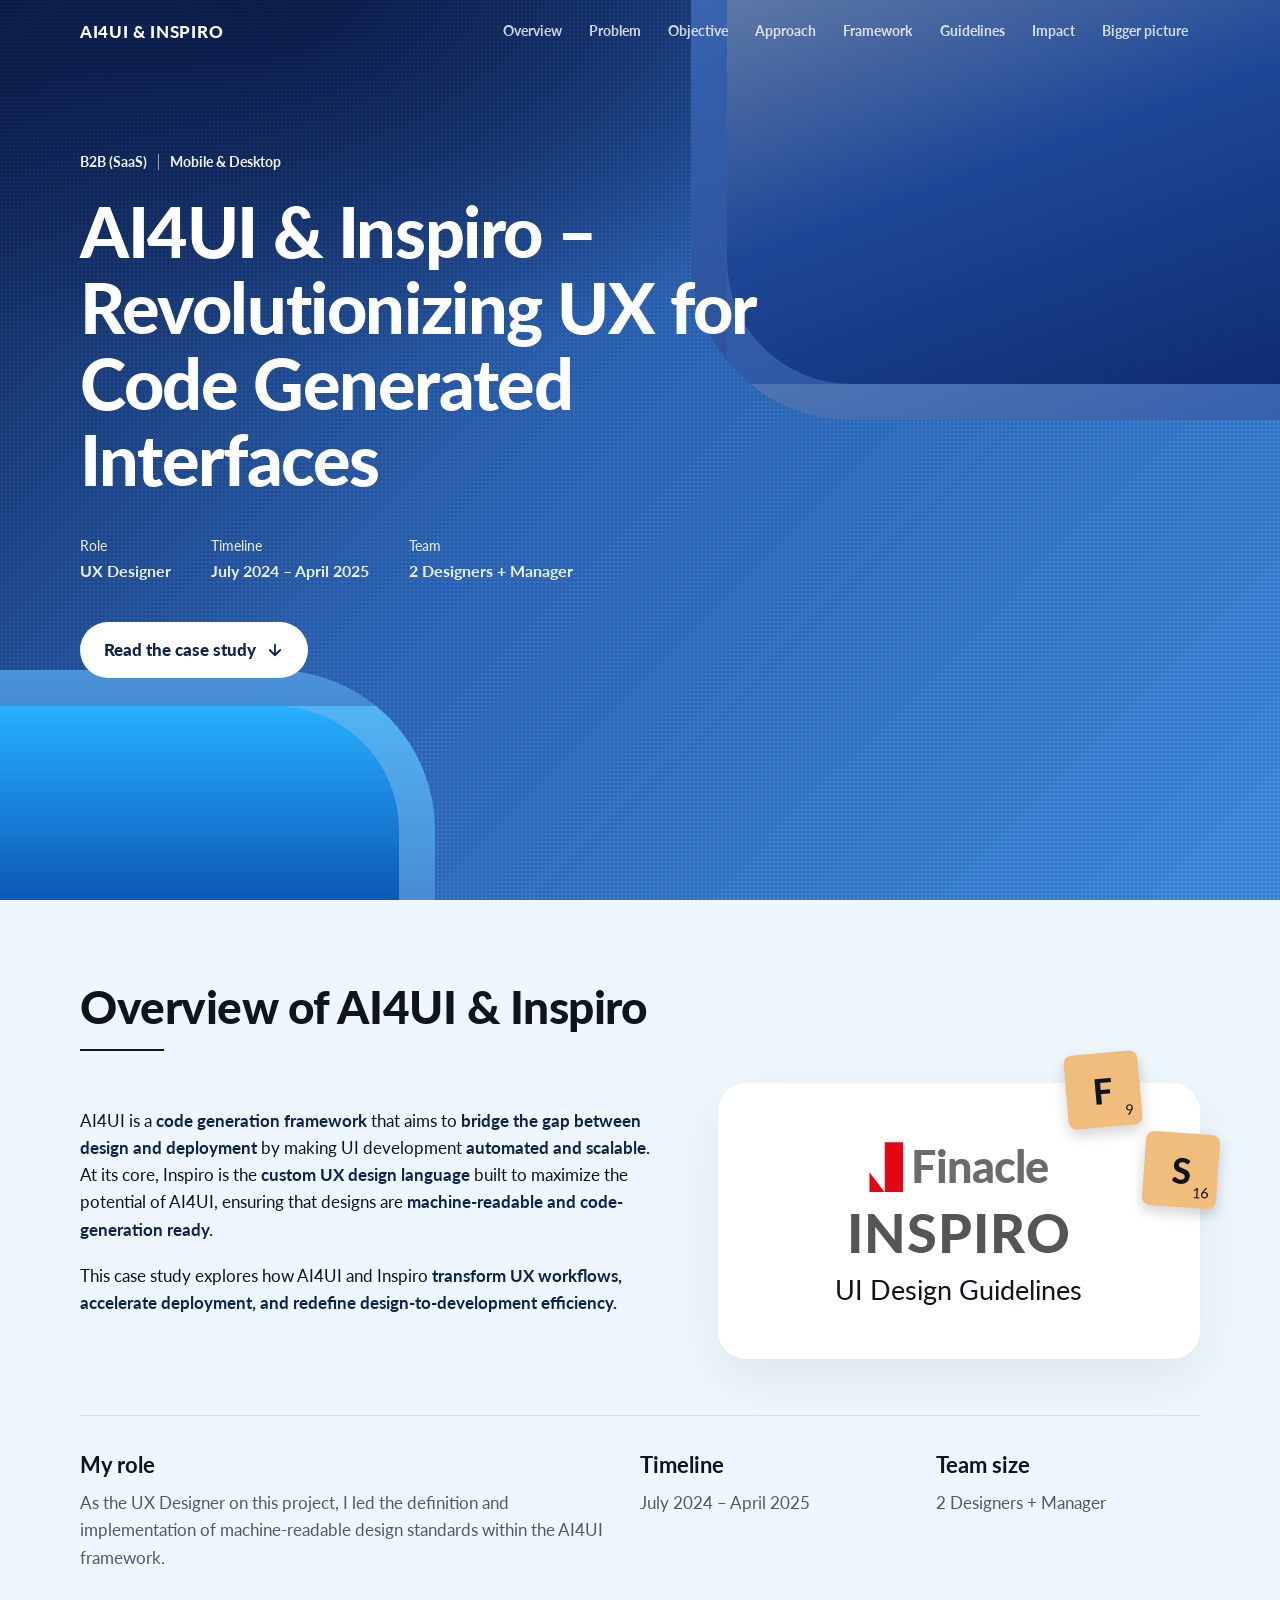
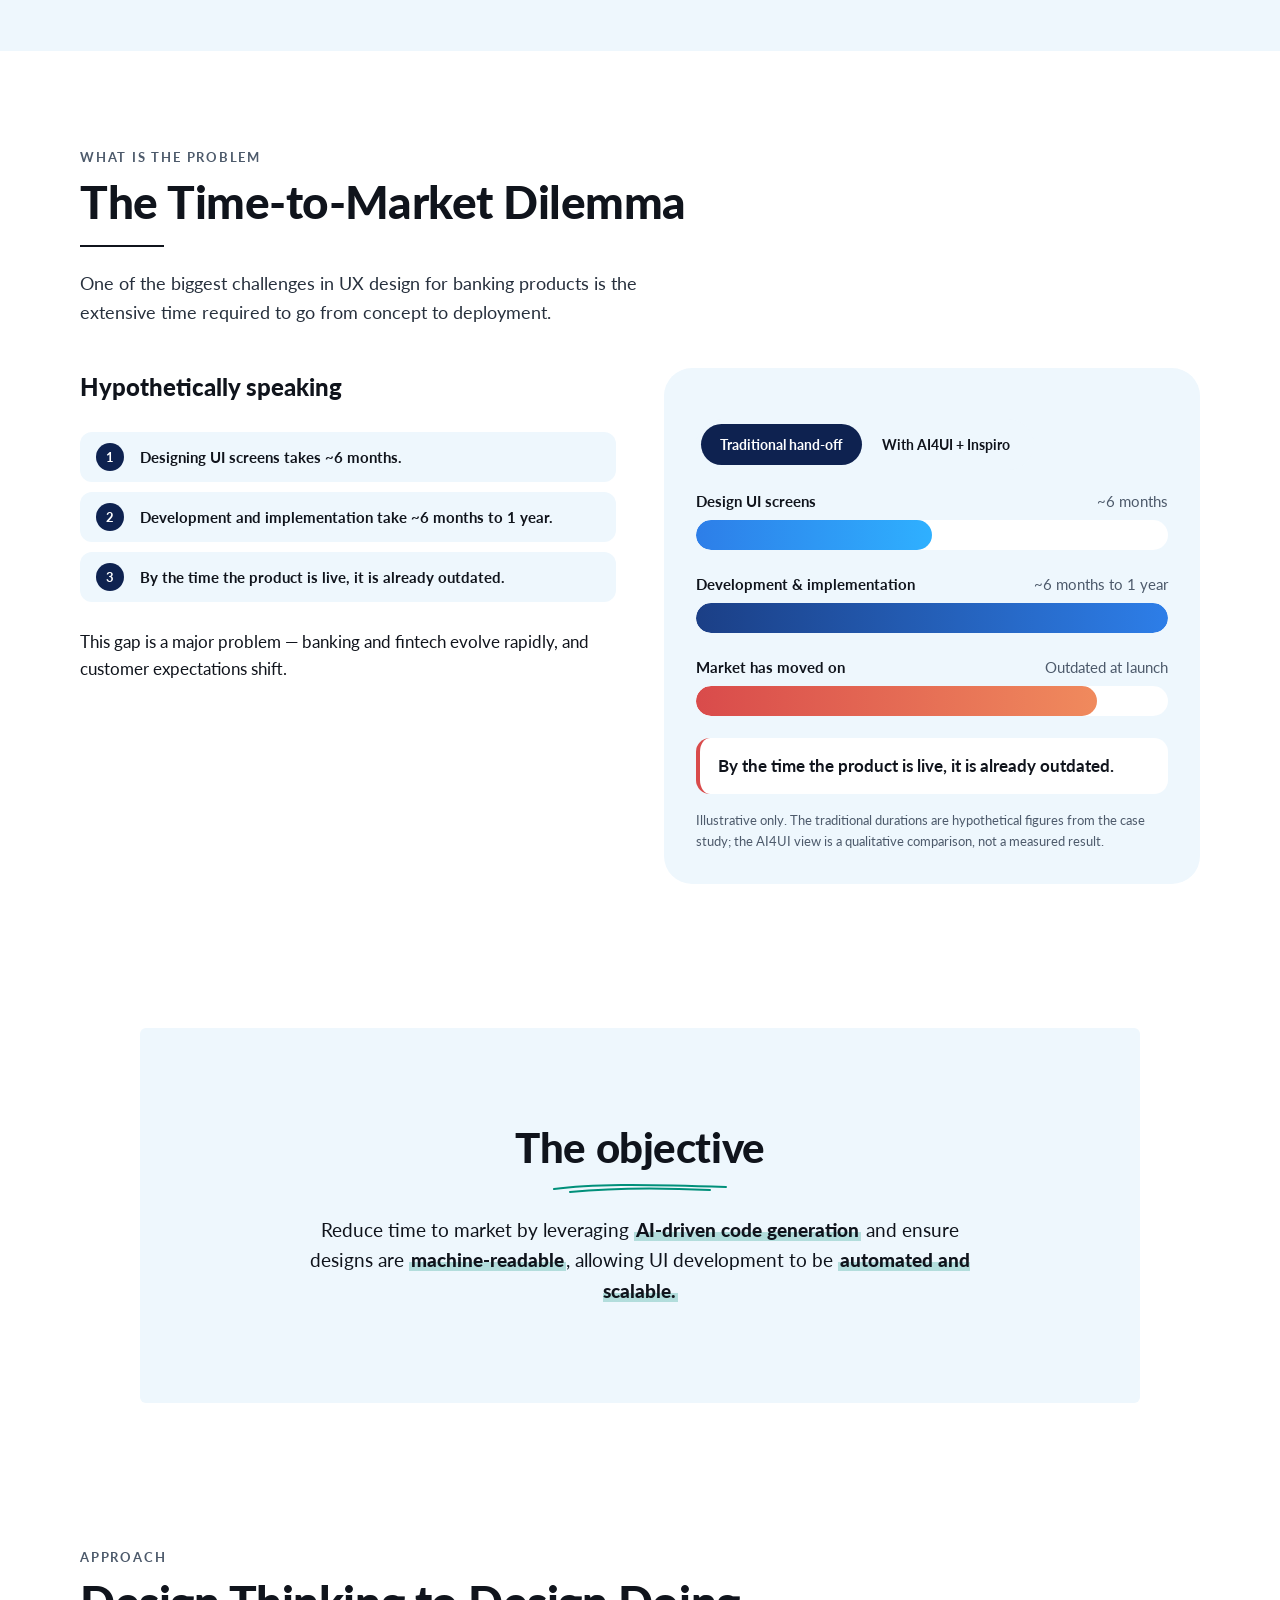
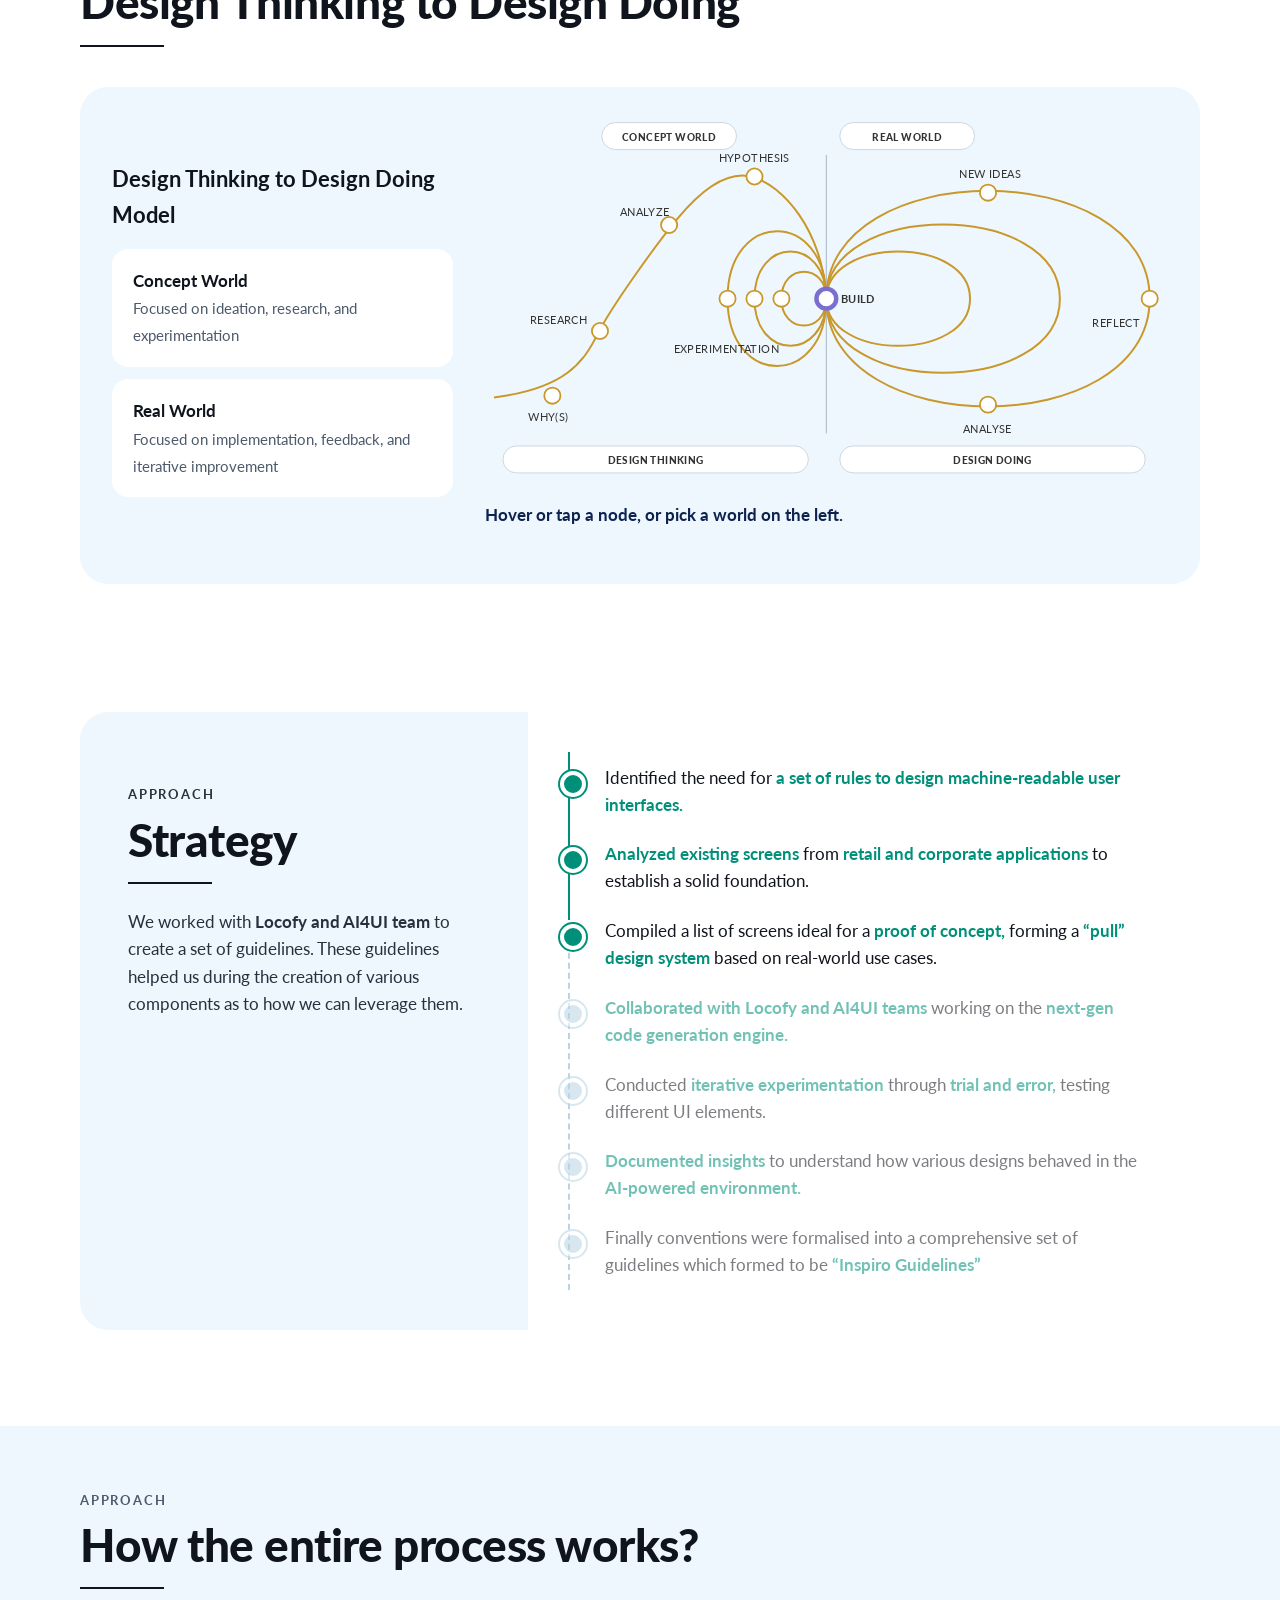
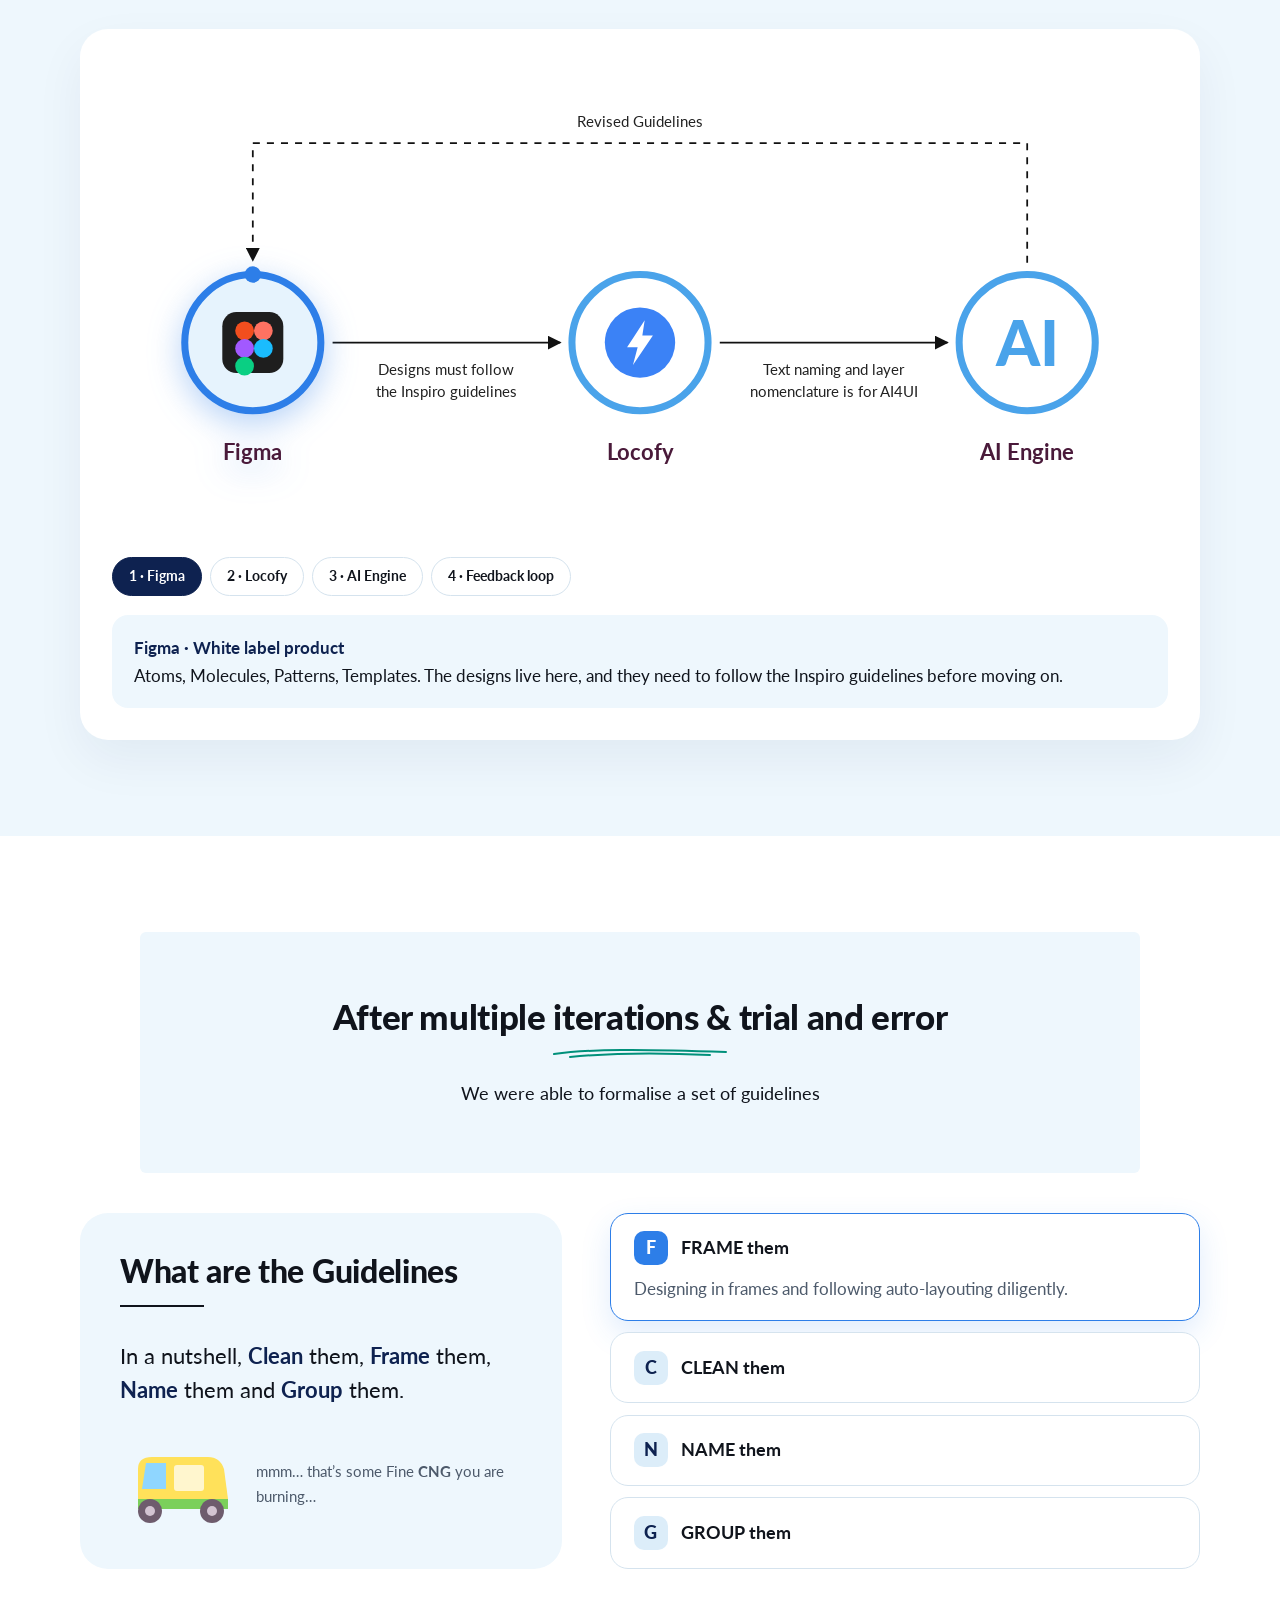
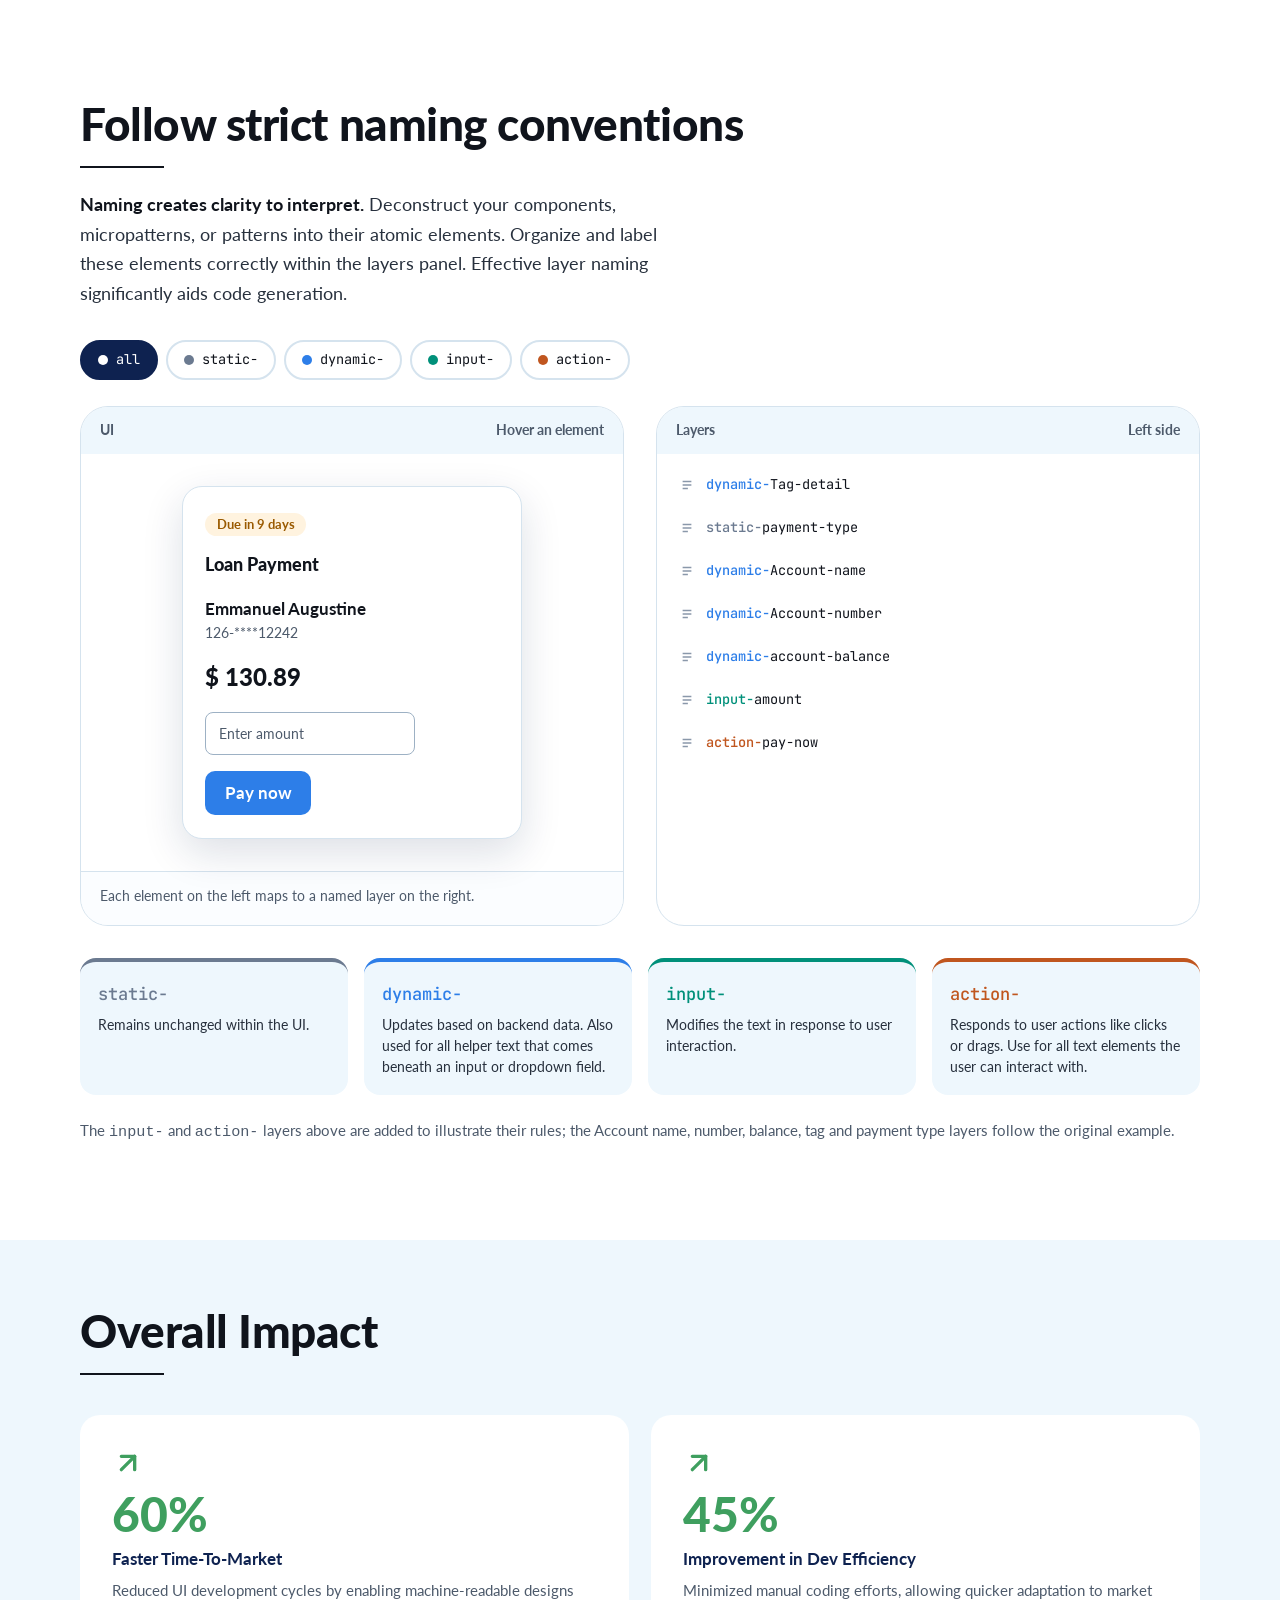
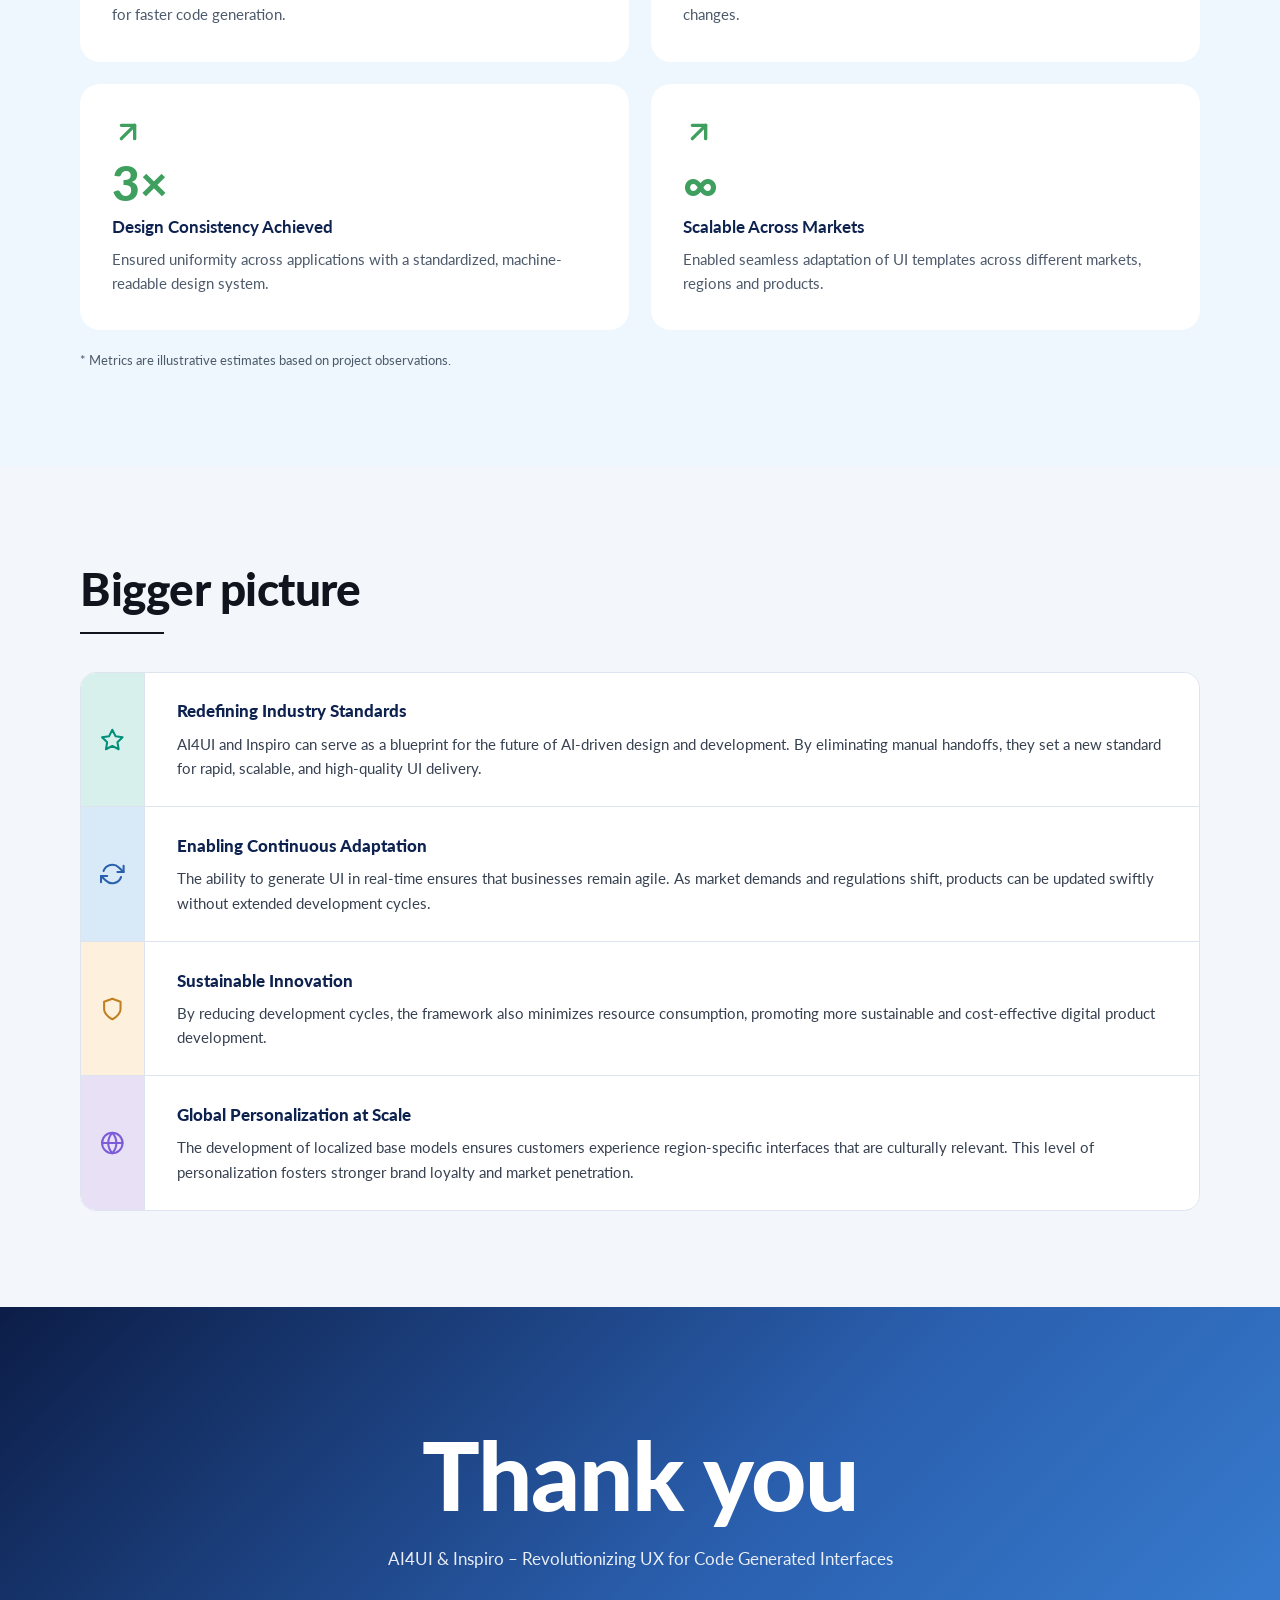
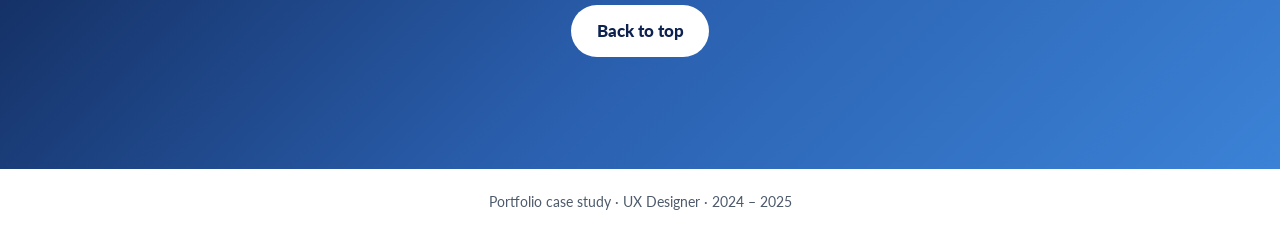
<file: index.html>
<!DOCTYPE html>
<html lang="en">
<head>
<meta charset="UTF-8">
<meta name="viewport" content="width=device-width, initial-scale=1">
<title>AI4UI &amp; Inspiro – Revolutionizing UX for Code Generated Interfaces</title>
<meta name="description" content="Case study: Inspiro, a UX design language that makes interfaces machine-readable for AI-driven code generation.">
<link rel="preconnect" href="https://fonts.googleapis.com">
<link rel="preconnect" href="https://fonts.gstatic.com" crossorigin>
<link href="https://fonts.googleapis.com/css2?family=Lato:wght@400;700;900&family=JetBrains+Mono:wght@500&display=swap" rel="stylesheet">
<style>
:root{
  --navy:#0e2250;
  --navy-2:#1b3f86;
  --blue:#2d7ee8;
  --sky:#2fb0ff;
  --tint:#eef7fd;
  --tint-2:#dcedf9;
  --ink:#10141c;
  --muted:#4d5a6b;
  --teal:#00907a;
  --green:#3f9f5f;
  --gold:#c9982a;
  --tile:#f0bd7c;
  --line:#d5e3ee;
  --radius:28px;
  --font:'Lato',system-ui,-apple-system,'Segoe UI',sans-serif;
  --mono:'JetBrains Mono',ui-monospace,Menlo,monospace;
}
*{box-sizing:border-box;margin:0;padding:0}
html{scroll-behavior:smooth;scroll-padding-top:72px}
body{font-family:var(--font);color:var(--ink);background:#fff;line-height:1.6;font-size:17px;-webkit-font-smoothing:antialiased}
a{color:inherit}
button{font:inherit;color:inherit;cursor:pointer}
:focus-visible{outline:3px solid var(--sky);outline-offset:3px;border-radius:6px}
.wrap{width:min(1120px,92vw);margin-inline:auto}
section{position:relative}
.eyebrow{font-size:.8rem;letter-spacing:.14em;text-transform:uppercase;color:var(--muted);font-weight:700;margin-bottom:.5rem}
h2{font-size:clamp(2rem,4vw,2.9rem);line-height:1.15;font-weight:900;letter-spacing:-.01em}
h2::after{content:"";display:block;width:84px;height:2px;background:var(--ink);margin-top:1rem}
.lead{font-size:1.15rem;color:#27303d;max-width:62ch;margin-top:1.4rem}
.lead b,.lead strong{color:var(--ink)}
.scribble{display:block;margin:.6rem auto 0;width:180px;height:14px}
.scribble path{stroke:var(--teal);fill:none;stroke-width:2;stroke-linecap:round;stroke-dasharray:300;stroke-dashoffset:300;transition:stroke-dashoffset 1.2s ease .3s}
.in .scribble path,.scribble.in path{stroke-dashoffset:0}

/* progress + nav */
#progress{position:fixed;inset:0 auto auto 0;height:4px;width:0;background:linear-gradient(90deg,var(--navy-2),var(--sky));z-index:60}
nav{position:fixed;top:0;left:0;right:0;z-index:50;transition:background .3s,box-shadow .3s,color .3s;color:#fff}
nav.solid{background:rgba(255,255,255,.92);backdrop-filter:blur(10px);color:var(--ink);box-shadow:0 1px 0 var(--line)}
nav .wrap{display:flex;align-items:center;justify-content:space-between;height:64px}
.brand{font-weight:900;letter-spacing:.04em;text-decoration:none}
.links{display:flex;gap:.2rem;list-style:none;overflow-x:auto;scrollbar-width:none}
.links::-webkit-scrollbar{display:none}
.links a{display:block;padding:.4rem .75rem;border-radius:99px;font-size:.85rem;font-weight:700;text-decoration:none;white-space:nowrap;opacity:.8;transition:.2s}
.links a:hover{opacity:1;background:rgba(127,160,200,.2)}
.links a.active{opacity:1;background:var(--blue);color:#fff}

/* hero */
#top{min-height:100vh;display:flex;align-items:center;color:#fff;overflow:hidden;background:
  radial-gradient(1200px 600px at 20% 0%,#0b1c47 0%,transparent 60%),
  linear-gradient(135deg,#0c1d47 0%,#2a5fae 45%,#3b82d6 100%)}
#top::before{content:"";position:absolute;inset:0;opacity:.18;background-image:radial-gradient(#fff 1px,transparent 1px);background-size:4px 4px;mix-blend-mode:overlay;pointer-events:none}
.shape{position:absolute;border-radius:0 0 0 180px;pointer-events:none;transition:transform .2s ease-out}
.shape.a{top:0;right:0;width:min(46vw,640px);height:min(48vh,420px);background:linear-gradient(160deg,#5e78a6 0%,#1d4796 45%,#0f2c70 100%);border:36px solid rgba(70,115,190,.55);border-top:0;border-right:0;border-radius:0 0 0 160px}
.shape.b{bottom:0;left:0;width:min(34vw,480px);height:min(26vh,230px);background:linear-gradient(180deg,#27b0ff 0%,#0d57b7 100%);border:36px solid rgba(120,185,235,.55);border-bottom:0;border-left:0;border-radius:0 160px 0 0}
.hero-copy{position:relative;z-index:2;padding-top:70px;padding-bottom:140px;max-width:760px}
.chips{font-size:.85rem;font-weight:700;margin-bottom:1.2rem;opacity:.95}
.chips span+span{border-left:1px solid rgba(255,255,255,.6);margin-left:.7rem;padding-left:.7rem}
h1{font-size:clamp(2.4rem,6vw,4.4rem);line-height:1.08;font-weight:900;letter-spacing:-.02em}
.hero-meta{display:flex;flex-wrap:wrap;gap:1rem 2.5rem;margin-top:2.4rem}
.hero-meta div{font-size:.85rem;opacity:.9}
.hero-meta b{display:block;font-size:1rem}
.cta{display:inline-flex;align-items:center;gap:.6rem;margin-top:2.4rem;padding:.9rem 1.5rem;border-radius:99px;background:#fff;color:var(--navy);font-weight:900;text-decoration:none;transition:transform .2s,box-shadow .2s}
.cta:hover{transform:translateY(-2px);box-shadow:0 10px 30px rgba(0,0,0,.25)}
.cta svg{width:18px;height:18px;transition:transform .2s}
.cta:hover svg{transform:translateY(3px)}


/* overview */
#overview{background:linear-gradient(var(--tint),var(--tint));padding:5rem 0}
.ov-grid{display:grid;grid-template-columns:1.1fr .9fr;gap:3rem;align-items:center;margin-top:2rem}
.ov-grid p{margin-bottom:1.2rem}
.ov-grid p b{color:var(--navy)}
.logo-card{background:#fff;border-radius:var(--radius);padding:3rem 2rem;text-align:center;position:relative;box-shadow:0 20px 50px rgba(14,34,80,.08)}
.finacle{display:inline-flex;align-items:center;gap:.5rem;font-weight:900;font-size:2.8rem;color:#6b6b6b;letter-spacing:-.02em}
.finacle::before{content:"";width:34px;height:50px;background:#e30613;clip-path:polygon(0 0,100% 0,100% 100%,0 100%,0 60%,45% 100%,45% 0%);}
.inspiro-word{font-size:3.4rem;font-weight:900;color:#555;letter-spacing:.02em;line-height:1.1}
.logo-card small{display:block;font-size:1.7rem;font-weight:400;margin-top:.3rem}
.tile{position:absolute;width:74px;height:74px;border-radius:8px;background:var(--tile);box-shadow:0 6px 14px rgba(0,0,0,.18);display:grid;place-items:center;font-weight:900;font-size:2.2rem;transition:transform .35s cubic-bezier(.3,1.6,.5,1);cursor:pointer;user-select:none;border:0;color:var(--ink)}
.tile sub{position:absolute;right:8px;bottom:4px;font-size:.9rem;font-weight:400}
.tile.f{top:-30px;right:60px;transform:rotate(-5deg)}
.tile.s{top:50px;right:-18px;transform:rotate(4deg)}
.tile:hover,.tile.pop{transform:rotate(0) scale(1.15) translateY(-6px)}
.facts{display:grid;grid-template-columns:2fr 1fr 1fr;gap:2rem;margin-top:3.5rem;padding-top:2rem;border-top:1px solid var(--line)}
.facts h3{font-size:1.35rem;margin-bottom:.4rem}
.facts p{color:var(--muted);margin:0}

/* problem */
#problem{padding:6rem 0}
.prob-grid{display:grid;grid-template-columns:1fr 1fr;gap:3rem;margin-top:2.5rem;align-items:start}
.dilemma{font-size:1.5rem;font-weight:900;margin-bottom:1rem}
.toggle{display:inline-flex;background:var(--tint);border-radius:99px;padding:5px;margin:1.2rem 0}
.toggle button{border:0;background:transparent;padding:.55rem 1.2rem;border-radius:99px;font-weight:700;font-size:.9rem;transition:.25s}
.toggle button[aria-pressed="true"]{background:var(--navy);color:#fff}
.bars{background:var(--tint);border-radius:var(--radius);padding:2rem}
.bar-row{margin-bottom:1.4rem}
.bar-row:last-of-type{margin-bottom:.6rem}
.bar-label{display:flex;justify-content:space-between;font-weight:700;font-size:.95rem;margin-bottom:.4rem}
.bar-label span:last-child{color:var(--muted);font-weight:400}
.track{height:30px;background:#fff;border-radius:99px;overflow:hidden}
.fill{height:100%;border-radius:99px;width:0;transition:width 1s cubic-bezier(.2,.8,.2,1)}
.fill.design{background:linear-gradient(90deg,var(--blue),var(--sky))}
.fill.dev{background:linear-gradient(90deg,var(--navy-2),var(--blue))}
.fill.live{background:linear-gradient(90deg,#d94b4b,#f08a5d)}
.bars-note{font-size:.82rem;color:var(--muted);margin-top:1rem}
.outdated{margin-top:1.2rem;padding:.9rem 1.1rem;border-radius:14px;background:#fff;border-left:4px solid #d94b4b;font-weight:700;transition:.4s}
.outdated.ok{border-color:var(--teal)}
.w-list{list-style:none;margin-top:1.6rem;display:grid;gap:.6rem}
.w-list li{display:flex;gap:1rem;align-items:center;padding:.7rem 1rem;border-radius:12px;background:var(--tint);font-weight:700;font-size:.95rem}
.w-list li span{width:28px;height:28px;border-radius:50%;background:var(--navy);color:#fff;display:grid;place-items:center;font-size:.8rem;flex:none}

/* objective */
.center-block{background:var(--tint);margin-inline:auto;width:min(1000px,92vw);padding:6rem 2rem;text-align:center;border-radius:6px}
.center-block h2{font-size:clamp(2rem,3.6vw,2.6rem)}
.center-block h2::after{display:none}
.center-block p{max-width:60ch;margin:1.2rem auto 0;font-size:1.2rem}
.hl{background:linear-gradient(transparent 62%,rgba(0,144,122,.25) 62%);font-weight:900;cursor:default;padding:0 2px;transition:background .3s}
.hl:hover{background:linear-gradient(transparent 0%,rgba(0,144,122,.25) 0%)}
#objective{padding:3rem 0}

/* approach */
#approach{padding:6rem 0 3rem}
.dt-box{margin-top:2.5rem;background:var(--tint);border-radius:var(--radius);padding:2rem;display:grid;grid-template-columns:.8fr 1.6fr;gap:2rem;align-items:center}
.dt-box h3{font-size:1.4rem;margin-bottom:1rem}
.world-btn{display:block;width:100%;text-align:left;margin-bottom:.8rem;padding:1rem 1.2rem;border-radius:16px;border:2px solid transparent;background:#fff;transition:.25s}
.world-btn b{display:block}
.world-btn span{font-size:.92rem;color:var(--muted)}
.world-btn:hover,.world-btn.on{border-color:var(--gold);transform:translateX(4px)}
.dt-svg{width:100%;height:auto;overflow:visible}
.dt-svg .curve{fill:none;stroke:var(--gold);stroke-width:2.2;stroke-dasharray:2200;stroke-dashoffset:2200;transition:stroke-dashoffset 3s ease}
.dt-svg.draw .curve{stroke-dashoffset:0}
.dt-svg .node circle{fill:#fff;stroke:var(--gold);stroke-width:2;transition:.2s;cursor:pointer}
.dt-svg .node:hover circle,.dt-svg .node:focus circle,.dt-svg .node.on circle{fill:var(--gold);r:11}
.dt-svg .node.build circle{stroke:#7a6fd0;stroke-width:5}
.dt-svg text{font-size:12px;fill:#333;letter-spacing:.04em}
.dt-svg .pill rect{fill:#fff;stroke:#c8d3dd;rx:15}
.dt-svg .pill text{font-weight:900;font-size:11px;text-anchor:middle}
.dt-svg .zone{transition:opacity .4s}
.dt-svg.focus-concept .zone.real,.dt-svg.focus-real .zone.concept{opacity:.18}
.dt-svg .dim{opacity:.18}
.dt-info{margin-top:1rem;min-height:3.2rem;font-weight:700;color:var(--navy)}

/* strategy */
#strategy{padding:3rem 0 6rem}
.strat{display:grid;grid-template-columns:.8fr 1.2fr;gap:3rem;margin-top:2rem;background:linear-gradient(90deg,var(--tint) 0 40%,#fff 40%);border-radius:var(--radius);overflow:hidden}
.strat-left{padding:3rem 2rem 3rem 3rem}
.strat-left p{margin-top:1.5rem;color:#27303d}
.timeline{list-style:none;position:relative;padding:2.5rem 2rem 2.5rem 0}
.timeline::before{content:"";position:absolute;left:11px;top:2.5rem;bottom:2.5rem;border-left:2px dashed #b9d4e3}
.timeline::after{content:"";position:absolute;left:11px;top:2.5rem;height:var(--p,0%);border-left:2px solid var(--teal);transition:height .3s}
.timeline li{position:relative;padding:.7rem 1rem .7rem 3rem;border-radius:12px;cursor:pointer;transition:.25s;opacity:.55}
.timeline li::before{content:"";position:absolute;left:3px;top:1.15rem;width:18px;height:18px;border-radius:50%;background:#b9d4e3;border:4px solid #fff;box-shadow:0 0 0 2px #b9d4e3;transition:.3s;z-index:1}
.timeline li.seen{opacity:1}
.timeline li.seen::before{background:var(--teal);box-shadow:0 0 0 2px var(--teal)}
.timeline li:hover{background:var(--tint)}
.timeline em{font-style:normal;font-weight:700;color:var(--teal)}
.timeline small{display:block;max-height:0;overflow:hidden;color:var(--muted);transition:max-height .4s,margin .4s;font-size:.9rem}
.timeline li.open small{max-height:100px;margin-top:.4rem}

/* process */
#process{padding:4rem 0 6rem;background:var(--tint)}
.flow-card{background:#fff;border-radius:var(--radius);padding:2rem;margin-top:2.5rem;box-shadow:0 20px 50px rgba(14,34,80,.06)}
.flow-svg{width:100%;height:auto}
.flow-svg .ring{fill:#fff;stroke:#4aa3ea;stroke-width:6;transition:.3s}
.flow-svg .fnode{cursor:pointer;outline:none}
.flow-svg .fnode:hover .ring,.flow-svg .fnode:focus .ring,.flow-svg .fnode.on .ring{fill:#e6f3fd;stroke:var(--blue)}
.flow-svg .fnode.on{filter:drop-shadow(0 8px 14px rgba(45,126,232,.35))}
.flow-svg .name{font-size:19px;font-weight:700;fill:#4a1a3a;text-anchor:middle}
.flow-svg .sub{font-size:13px;fill:#4a1a3a;text-anchor:middle}
.flow-svg .cap{font-size:13px;fill:#222;text-anchor:middle}
.flow-svg .arrow{stroke:#111;stroke-width:1.5;fill:none}
.flow-svg .loop{stroke:#111;stroke-width:1.5;fill:none;stroke-dasharray:6 6;animation:dash 1.4s linear infinite}
@keyframes dash{to{stroke-dashoffset:-24}}
.pulse{fill:var(--blue)}
.flow-detail{margin-top:1.2rem;padding:1.2rem 1.4rem;border-radius:16px;background:var(--tint);min-height:84px}
.flow-detail b{color:var(--navy)}
.steps{display:flex;gap:.5rem;margin-top:1.2rem;flex-wrap:wrap}
.steps button{border:1px solid var(--line);background:#fff;border-radius:99px;padding:.45rem 1rem;font-weight:700;font-size:.88rem;transition:.2s}
.steps button:hover,.steps button.on{background:var(--navy);color:#fff;border-color:var(--navy)}

/* guidelines */
#guidelines{padding:6rem 0}
.g-intro{display:grid;grid-template-columns:.9fr 1.1fr;gap:3rem;margin-top:2.5rem;align-items:stretch}
.g-left{background:var(--tint);border-radius:var(--radius);padding:2.5rem;display:flex;flex-direction:column;justify-content:space-between;gap:2rem}
.g-left p.big{font-size:1.4rem;line-height:1.5}
.g-left p.big b{color:var(--navy)}
.cng{display:flex;align-items:center;gap:1rem;color:var(--muted);font-size:.95rem}
.rick{width:120px;flex:none;cursor:pointer;transition:transform .6s cubic-bezier(.5,0,.2,1)}
.rick.go{transform:translateX(30px) rotate(-3deg)}
.g-tabs{display:grid;gap:.7rem}
.g-tab{text-align:left;border:1px solid var(--line);background:#fff;border-radius:18px;padding:1.1rem 1.4rem;transition:.25s;display:block;width:100%}
.g-tab h3{font-size:1.1rem;display:flex;align-items:center;gap:.8rem}
.g-tab h3 i{font-style:normal;width:34px;height:34px;display:grid;place-items:center;border-radius:10px;background:var(--tint-2);color:var(--navy);font-weight:900;transition:.25s}
.g-tab p{max-height:0;overflow:hidden;color:var(--muted);transition:max-height .35s,margin .35s;margin:0}
.g-tab:hover{border-color:var(--blue)}
.g-tab[aria-expanded="true"]{border-color:var(--blue);box-shadow:0 12px 30px rgba(45,126,232,.15)}
.g-tab[aria-expanded="true"] i{background:var(--blue);color:#fff}
.g-tab[aria-expanded="true"] p{max-height:120px;margin-top:.6rem}

/* naming */
#naming{padding:2rem 0 6rem}
.name-top{display:flex;flex-wrap:wrap;justify-content:space-between;align-items:flex-end;gap:1rem}
.chip-row{display:flex;gap:.5rem;flex-wrap:wrap;margin-top:2rem}
.chip{border:2px solid var(--line);background:#fff;border-radius:99px;padding:.45rem 1rem;font-family:var(--mono);font-size:.85rem;transition:.2s;display:flex;align-items:center;gap:.5rem}
.chip::before{content:"";width:10px;height:10px;border-radius:50%;background:var(--c)}
.chip[aria-pressed="true"]{background:var(--c);border-color:var(--c);color:#fff}
.chip[aria-pressed="true"]::before{background:#fff}
.chip.static{--c:#6b7a90}.chip.dynamic{--c:#2d7ee8}.chip.input{--c:#00907a}.chip.action{--c:#c0561f}
.chip.all{--c:var(--navy)}
.demo{display:grid;grid-template-columns:1fr 1fr;gap:2rem;margin-top:1.6rem}
.panel{border-radius:var(--radius);overflow:hidden;border:1px solid var(--line)}
.panel header{display:flex;justify-content:space-between;padding:.8rem 1.2rem;background:var(--tint);font-weight:700;font-size:.85rem;color:var(--muted)}
.ui-stage{padding:2rem;background:
  linear-gradient(#fff,#fff) padding-box;display:grid;place-items:center;min-height:360px}
.pay-card{width:100%;max-width:340px;background:#fff;border-radius:20px;box-shadow:0 14px 40px rgba(14,34,80,.14);padding:1.4rem;border:1px solid var(--line)}
.pay-card .row{display:flex;justify-content:space-between;align-items:flex-start;gap:1rem}
.el{position:relative;padding:3px 6px;margin:-3px -6px;border-radius:6px;transition:.2s;outline:2px solid transparent;display:inline-block}
.el.hover{outline-color:var(--c);background:color-mix(in srgb,var(--c) 12%,transparent)}
.el.dim{opacity:.18}
.tag-pill{background:#fff3df;color:#9a5a00;border-radius:99px;font-size:.8rem;font-weight:700;padding:.2rem .7rem}
.pay-type{font-weight:900;font-size:1.15rem;margin-top:.8rem}
.pay-name{font-weight:700;margin-top:1rem}
.pay-no{font-size:.88rem;color:var(--muted)}
.pay-bal{font-size:1.5rem;font-weight:900;margin-top:.8rem}
.pay-input{margin-top:1rem;display:block}
.pay-input span.fake{display:block;border:1.5px solid #9db1c4;border-radius:8px;padding:.55rem .8rem;color:var(--muted);font-size:.9rem;min-width:210px}
.pay-btn{margin-top:1rem;display:inline-block}
.pay-btn .el>span{display:inline-block;background:var(--blue);color:#fff;font-weight:700;border-radius:10px;padding:.55rem 1.2rem}
.layers{list-style:none;padding:.6rem;font-family:var(--mono);font-size:.85rem;min-height:360px}
.layer{display:flex;align-items:center;gap:.7rem;padding:.6rem .8rem;border-radius:10px;cursor:pointer;transition:.2s;border:1px solid transparent}
.layer svg{width:14px;height:14px;flex:none;color:#8a98aa}
.layer .p{font-weight:500;color:var(--c)}
.layer .r{color:var(--ink)}
.layer.hover{background:color-mix(in srgb,var(--c) 10%,#fff);border-color:var(--c)}
.layer.dim{opacity:.25}
.layer-note{padding:.8rem 1.2rem;border-top:1px solid var(--line);font-size:.88rem;color:var(--muted);background:#fbfdff;min-height:3.4rem}
.def-grid{display:grid;grid-template-columns:repeat(4,1fr);gap:1rem;margin-top:2rem}
.def{padding:1.1rem;border-radius:16px;background:var(--tint);border-top:4px solid var(--c);transition:.25s}
.def:hover{transform:translateY(-4px)}
.def code{font-family:var(--mono);color:var(--c);font-weight:500}
.def p{font-size:.88rem;color:#27303d;margin-top:.4rem;line-height:1.5}
.def.s{--c:#6b7a90}.def.d{--c:#2d7ee8}.def.i{--c:#00907a}.def.a{--c:#c0561f}
.rule-note{margin-top:1.4rem;font-size:.95rem;color:var(--muted)}

/* impact */
/* impact – metric cards */
#impact{padding:4rem 0 6rem;background:var(--tint)}
.imp-grid{display:grid;grid-template-columns:1fr 1fr;gap:1.4rem;margin-top:2.5rem}
.imp{background:#fff;border-radius:20px;padding:2rem 2rem 2.2rem;display:flex;flex-direction:column;gap:0;transition:box-shadow .25s}
.imp:hover{box-shadow:0 10px 32px rgba(14,34,80,.11)}
.imp-arrow{width:32px;height:32px;color:var(--green)}
.imp-arrow.down{color:#e05252}
.imp-num{font-size:3rem;font-weight:900;color:var(--green);line-height:1;margin-top:.7rem}
.imp-num.down{color:#e05252}
.imp h3{font-size:1.05rem;font-weight:700;color:var(--navy);margin:.45rem 0 0}
.imp p{color:var(--muted);margin-top:.4rem;font-size:.93rem;line-height:1.6}

/* bigger – horizontal bands */
#bigger{padding:6rem 0;background:#f3f6fb}
.bp-list{display:flex;flex-direction:column;gap:0;margin-top:2.4rem;border-radius:16px;overflow:hidden;border:1px solid #dde4ef}
.bp-band{display:grid;grid-template-columns:64px 1fr;gap:0;align-items:stretch;background:#fff;border-bottom:1px solid #dde4ef;transition:background .2s}
.bp-band:last-child{border-bottom:none}
.bp-band:hover{background:#f7faff}
.bp-badge{display:flex;align-items:center;justify-content:center;padding:2rem 1.2rem;border-right:1px solid #dde4ef}
.bp-band:nth-child(1) .bp-badge{background:#d8f0eb}
.bp-band:nth-child(2) .bp-badge{background:#d8e9f8}
.bp-band:nth-child(3) .bp-badge{background:#fdf0dc}
.bp-band:nth-child(4) .bp-badge{background:#e8e1f6}
.bp-text{padding:1.6rem 2rem}
.bp-text h3{font-size:1.05rem;font-weight:900;color:var(--navy);margin:0}
.bp-text p{font-size:.93rem;color:#374151;margin:.4rem 0 0;line-height:1.65}
@media(max-width:640px){.imp-grid{grid-template-columns:1fr}.bp-band{grid-template-columns:52px 1fr}}

/* thanks */
#thanks{padding:7rem 0;color:#fff;text-align:center;overflow:hidden;background:linear-gradient(135deg,#0c1d47 0%,#2a5fae 55%,#3b82d6 100%)}
#thanks h2{font-size:clamp(3rem,8vw,6rem)}
#thanks h2::after{display:none}
#thanks p{opacity:.9;margin-top:1rem}
.top-btn{margin-top:2rem;background:#fff;color:var(--navy);border:0;border-radius:99px;padding:.8rem 1.6rem;font-weight:900}
footer{padding:1.4rem;text-align:center;font-size:.85rem;color:var(--muted)}

/* reveal */
.rv{opacity:0;transform:translateY(24px);transition:opacity .7s,transform .7s}
.rv.in{opacity:1;transform:none}
.rv.d1{transition-delay:.1s}.rv.d2{transition-delay:.2s}.rv.d3{transition-delay:.3s}

@media (max-width:860px){
  .ov-grid,.prob-grid,.dt-box,.strat,.g-intro,.demo{grid-template-columns:1fr}
  .strat{background:#fff;border:1px solid var(--line)}
  .strat-left{background:var(--tint);padding:2rem}
  .timeline{padding-left:1.2rem}
  .facts,.imp-grid{grid-template-columns:1fr}
  .def-grid{grid-template-columns:1fr 1fr}
  .tile.f{right:30px}.tile.s{right:-6px}
  .brand{display:none}
}
@media (prefers-reduced-motion:reduce){
  *{animation:none!important;transition:none!important}
  html{scroll-behavior:auto}
  .rv{opacity:1;transform:none}
  .fill{transition:none}
}
</style>
</head>
<body>
<div id="progress" aria-hidden="true"></div>

<nav id="nav" aria-label="Case study sections">
  <div class="wrap">
    <a class="brand" href="#top">AI4UI &amp; INSPIRO</a>
    <ul class="links">
      <li><a href="#overview">Overview</a></li>
      <li><a href="#problem">Problem</a></li>
      <li><a href="#objective">Objective</a></li>
      <li><a href="#approach">Approach</a></li>
      <li><a href="#process">Framework</a></li>
      <li><a href="#guidelines">Guidelines</a></li>
      <li><a href="#impact">Impact</a></li>
      <li><a href="#bigger">Bigger picture</a></li>
    </ul>
  </div>
</nav>

<main>
<!-- HERO -->
<section id="top" aria-labelledby="h1">
  <div class="shape a" data-depth="-14"></div>
  <div class="shape b" data-depth="18"></div>
  <div class="wrap">
    <div class="hero-copy">
      <p class="chips"><span>B2B (SaaS)</span><span>Mobile &amp; Desktop</span></p>
      <h1 id="h1">AI4UI &amp; Inspiro – Revolutionizing UX for Code Generated Interfaces</h1>
      <div class="hero-meta">
        <div>Role<b>UX Designer</b></div>
        <div>Timeline<b>July 2024 – April 2025</b></div>
        <div>Team<b>2 Designers + Manager</b></div>
      </div>
      <a class="cta" href="#overview">Read the case study
        <svg viewBox="0 0 24 24" fill="none" stroke="currentColor" stroke-width="2.4" stroke-linecap="round" stroke-linejoin="round" aria-hidden="true"><path d="M12 5v14M5 12l7 7 7-7"/></svg>
      </a>
    </div>
  </div>
</section>

<!-- OVERVIEW -->
<section id="overview" aria-labelledby="ov-h">
  <div class="wrap">
    <h2 id="ov-h" class="rv">Overview of AI4UI &amp; Inspiro</h2>
    <div class="ov-grid">
      <div class="rv">
        <p>AI4UI is a <b>code generation framework</b> that aims to <b>bridge the gap between design and deployment</b> by making UI development <b>automated and scalable.</b> At its core, Inspiro is the <b>custom UX design language</b> built to maximize the potential of AI4UI, ensuring that designs are <b>machine-readable and code-generation ready.</b></p>
        <p>This case study explores how AI4UI and Inspiro <b>transform UX workflows, accelerate deployment, and redefine design-to-development efficiency.</b></p>
      </div>
      <div class="logo-card rv d1">
        <button class="tile f" aria-label="Scrabble tile F, 9 points">F<sub>9</sub></button>
        <button class="tile s" aria-label="Scrabble tile S, 16 points">S<sub>16</sub></button>
        <div class="finacle">Finacle</div>
        <div class="inspiro-word">INSPIRO</div>
        <small>UI Design Guidelines</small>
      </div>
    </div>
    <div class="facts rv">
      <div><h3>My role</h3><p>As the UX Designer on this project, I led the definition and implementation of machine-readable design standards within the AI4UI framework.</p></div>
      <div><h3>Timeline</h3><p>July 2024 – April 2025</p></div>
      <div><h3>Team size</h3><p>2 Designers + Manager</p></div>
    </div>
  </div>
</section>

<!-- PROBLEM -->
<section id="problem" aria-labelledby="pr-h">
  <div class="wrap">
    <p class="eyebrow rv">What is the problem</p>
    <h2 id="pr-h" class="rv">The Time-to-Market Dilemma</h2>
    <p class="lead rv">One of the biggest challenges in UX design for banking products is the extensive time required to go from concept to deployment.</p>
    <div class="prob-grid">
      <div class="rv">
        <p class="dilemma">Hypothetically speaking</p>
        <ul class="w-list" id="whyList">
          <li><span>1</span>Designing UI screens takes ~6 months.</li>
          <li><span>2</span>Development and implementation take ~6 months to 1 year.</li>
          <li><span>3</span>By the time the product is live, it is already outdated.</li>
        </ul>
        <p style="margin-top:1.6rem">This gap is a major problem — banking and fintech evolve rapidly, and customer expectations shift.</p>
      </div>
      <div class="bars rv d1" aria-live="polite">
        <div class="toggle" role="group" aria-label="Compare workflows">
          <button id="tgOld" aria-pressed="true">Traditional hand-off</button>
          <button id="tgNew" aria-pressed="false">With AI4UI + Inspiro</button>
        </div>
        <div class="bar-row">
          <div class="bar-label"><span>Design UI screens</span><span id="lblDesign">~6 months</span></div>
          <div class="track"><div class="fill design" id="bDesign"></div></div>
        </div>
        <div class="bar-row">
          <div class="bar-label"><span>Development &amp; implementation</span><span id="lblDev">~6 months to 1 year</span></div>
          <div class="track"><div class="fill dev" id="bDev"></div></div>
        </div>
        <div class="bar-row">
          <div class="bar-label"><span>Market has moved on</span><span id="lblGap">Outdated at launch</span></div>
          <div class="track"><div class="fill live" id="bGap"></div></div>
        </div>
        <div class="outdated" id="outdated">By the time the product is live, it is already outdated.</div>
        <p class="bars-note">Illustrative only. The traditional durations are hypothetical figures from the case study; the AI4UI view is a qualitative comparison, not a measured result.</p>
      </div>
    </div>
  </div>
</section>

<!-- OBJECTIVE -->
<section id="objective" aria-labelledby="ob-h">
  <div class="center-block rv" id="objBlock">
    <h2 id="ob-h">The objective</h2>
    <svg class="scribble" viewBox="0 0 180 14" aria-hidden="true"><path d="M4 8 C40 3 90 3 176 6 M20 11 C70 6 120 7 160 9"/></svg>
    <p>Reduce time to market by leveraging <span class="hl">AI-driven code generation</span> and ensure designs are <span class="hl">machine-readable</span>, allowing UI development to be <span class="hl">automated and scalable.</span></p>
  </div>
</section>

<!-- APPROACH -->
<section id="approach" aria-labelledby="ap-h">
  <div class="wrap">
    <p class="eyebrow rv">Approach</p>
    <h2 id="ap-h" class="rv">Design Thinking to Design Doing</h2>
    <div class="dt-box rv">
      <div>
        <h3>Design Thinking to Design Doing Model</h3>
        <button class="world-btn" data-world="concept"><b>Concept World</b><span>Focused on ideation, research, and experimentation</span></button>
        <button class="world-btn" data-world="real"><b>Real World</b><span>Focused on implementation, feedback, and iterative improvement</span></button>
      </div>
      <div>
        <svg class="dt-svg" id="dtSvg" viewBox="0 0 760 400" role="img" aria-label="Design thinking to design doing diagram: Why, Research, Analyze, Hypothesis, Experimentation, then Build, followed by loops of New Ideas, Reflect and Analyse">
          <g class="pill zone concept"><rect x="130" y="4" width="150" height="30"/><text x="205" y="24">CONCEPT WORLD</text></g>
          <g class="pill zone real"><rect x="395" y="4" width="150" height="30"/><text x="470" y="24">REAL WORLD</text></g>
          <line x1="380" y1="40" x2="380" y2="350" stroke="#9fb0c0" stroke-width="1"/>
          <g class="zone concept">
            <path class="curve" d="M10 310 C90 300 110 270 125 240 S190 140 215 110 S270 55 300 65 S375 120 380 200"/>
            <path class="curve" d="M380 200 C380 130 300 130 300 200 C300 270 380 270 380 200"/>
            <path class="curve" d="M380 200 C380 100 270 100 270 200 C270 300 380 300 380 200"/>
            <path class="curve" d="M380 200 C380 160 330 160 330 200 C330 240 380 240 380 200"/>
          </g>
          <g class="zone real">
            <path class="curve" d="M380 200 C380 40 740 40 740 200 C740 360 380 360 380 200"/>
            <path class="curve" d="M380 200 C380 90 640 90 640 200 C640 310 380 310 380 200"/>
            <path class="curve" d="M380 200 C380 130 540 130 540 200 C540 270 380 270 380 200"/>
          </g>
          <g class="node zone concept" tabindex="0" data-t="Why(s) – start by questioning the problem" data-w="concept"><circle cx="75" cy="308" r="9"/><text x="48" y="336">WHY(S)</text></g>
          <g class="node zone concept" tabindex="0" data-t="Research – understand the space" data-w="concept"><circle cx="128" cy="236" r="9"/><text x="50" y="228">RESEARCH</text></g>
          <g class="node zone concept" tabindex="0" data-t="Analyze – make sense of what was found" data-w="concept"><circle cx="205" cy="118" r="9"/><text x="150" y="108">ANALYZE</text></g>
          <g class="node zone concept" tabindex="0" data-t="Hypothesis – form a testable idea" data-w="concept"><circle cx="300" cy="64" r="9"/><text x="260" y="48">HYPOTHESIS</text></g>
          <g class="node zone concept" tabindex="0" data-t="Experimentation – try it, break it, learn" data-w="concept"><circle cx="270" cy="200" r="9"/><circle cx="300" cy="200" r="9"/><circle cx="330" cy="200" r="9"/><text x="210" y="260">EXPERIMENTATION</text></g>
          <g class="node build" tabindex="0" data-t="Build – where the concept meets the real world" data-w="both"><circle cx="380" cy="200" r="11"/><text x="396" y="205" style="font-weight:700">BUILD</text></g>
          <g class="node zone real" tabindex="0" data-t="New ideas – feedback seeds the next cycle" data-w="real"><circle cx="560" cy="82" r="9"/><text x="528" y="66">NEW IDEAS</text></g>
          <g class="node zone real" tabindex="0" data-t="Reflect – evaluate what happened" data-w="real"><circle cx="740" cy="200" r="9"/><text x="676" y="232">REFLECT</text></g>
          <g class="node zone real" tabindex="0" data-t="Analyse – turn results into insight" data-w="real"><circle cx="560" cy="318" r="9"/><text x="532" y="350">ANALYSE</text></g>
          <g class="pill"><rect x="20" y="364" width="340" height="30"/><text x="190" y="384">DESIGN THINKING</text></g>
          <g class="pill"><rect x="395" y="364" width="340" height="30"/><text x="565" y="384">DESIGN DOING</text></g>
        </svg>
        <p class="dt-info" id="dtInfo" aria-live="polite">Hover or tap a node, or pick a world on the left.</p>
      </div>
    </div>
  </div>
</section>

<!-- STRATEGY -->
<section id="strategy" aria-labelledby="st-h">
  <div class="wrap">
    <div class="strat rv">
      <div class="strat-left">
        <p class="eyebrow">Approach</p>
        <h2 id="st-h">Strategy</h2>
        <p>We worked with <b>Locofy and AI4UI team</b> to create a set of guidelines. These guidelines helped us during the creation of various components as to how we can leverage them.</p>
      </div>
      <ol class="timeline" id="timeline">
        <li><span>Identified the need for <em>a set of rules to design machine-readable user interfaces.</em></span><small>The starting point: designs had to be readable by a machine, not just by people.</small></li>
        <li><span><em>Analyzed existing screens</em> from <em>retail and corporate applications</em> to establish a solid foundation.</span><small>Real screens from real products grounded the rules in practice.</small></li>
        <li><span>Compiled a list of screens ideal for a <em>proof of concept,</em> forming a <em>“pull” design system</em> based on real-world use cases.</span><small>A focused set of screens kept the experiment manageable.</small></li>
        <li><span><em>Collaborated with Locofy and AI4UI teams</em> working on the <em>next-gen code generation engine.</em></span><small>Design and engine teams worked side by side.</small></li>
        <li><span>Conducted <em>iterative experimentation</em> through <em>trial and error,</em> testing different UI elements.</span><small>Different UI elements were tried to see what the engine could and could not interpret.</small></li>
        <li><span><em>Documented insights</em> to understand how various designs behaved in the <em>AI-powered environment.</em></span><small>Every learning was written down so it could become a rule.</small></li>
        <li><span>Finally conventions were formalised into a comprehensive set of guidelines which formed to be <em>“Inspiro Guidelines”</em></span><small>The result: the Inspiro Guidelines.</small></li>
      </ol>
    </div>
  </div>
</section>

<!-- PROCESS -->
<section id="process" aria-labelledby="pc-h">
  <div class="wrap">
    <p class="eyebrow rv">Approach</p>
    <h2 id="pc-h" class="rv">How the entire process works?</h2>
    <div class="flow-card rv">
      <svg class="flow-svg" viewBox="0 0 900 400" id="flowSvg" role="group" aria-label="Flow from Figma to Locofy to AI Engine, with revised guidelines feeding back to Figma">
        <defs>
          <marker id="ah" viewBox="0 0 10 10" refX="9" refY="5" markerWidth="8" markerHeight="8" orient="auto-start-reverse"><path d="M0 0L10 5L0 10z" fill="#111"/></marker>
        </defs>
        <path class="loop" d="M780 172 L780 70 L120 70 L120 170" marker-end="url(#ah)"/>
        <text class="cap" x="450" y="56">Revised Guidelines</text>
        <path class="arrow" d="M188 240 L382 240" marker-end="url(#ah)"/>
        <path class="arrow" d="M518 240 L712 240" marker-end="url(#ah)"/>
        <text class="cap" x="285" y="268">Designs must follow</text><text class="cap" x="285" y="286">the Inspiro guidelines</text>
        <text class="cap" x="615" y="268">Text naming and layer</text><text class="cap" x="615" y="286">nomenclature is for AI4UI</text>

        <g class="fnode" tabindex="0" data-i="0" transform="translate(120 240)"><circle class="ring" r="58" /><rect x="-26" y="-26" width="52" height="52" rx="12" fill="#1e1e1e"/><circle cx="-7" cy="-10" r="8" fill="#f24e1e"/><circle cx="9" cy="-10" r="8" fill="#ff7262"/><circle cx="-7" cy="5" r="8" fill="#a259ff"/><circle cx="9" cy="5" r="8" fill="#1abcfe"/><circle cx="-7" cy="20" r="8" fill="#0acf83"/><text class="name" y="100">Figma</text></g>
        <g class="fnode" tabindex="0" data-i="1" transform="translate(450 240)"><circle class="ring" r="58"/><circle r="30" fill="#3b82f6"/><path d="M4 -19 L-11 4 H-2 L-6 19 L11 -6 H2 Z" fill="#fff"/><text class="name" y="100">Locofy</text></g>
        <g class="fnode" tabindex="0" data-i="2" transform="translate(780 240)"><circle class="ring" r="58"/><text y="20" text-anchor="middle" style="font-size:54px;font-weight:900;fill:#4aa3ea">AI</text><text class="name" y="100">AI Engine</text></g>
        <circle class="pulse" r="7" id="pulse" cx="120" cy="182"/>
      </svg>
      <div class="steps" role="group" aria-label="Step through the flow">
        <button data-i="0" class="on">1 · Figma</button>
        <button data-i="1">2 · Locofy</button>
        <button data-i="2">3 · AI Engine</button>
        <button data-i="3">4 · Feedback loop</button>
      </div>
      <div class="flow-detail" id="flowDetail" aria-live="polite"></div>
    </div>
  </div>
</section>

<!-- GUIDELINES -->
<section id="guidelines" aria-labelledby="gd-h">
  <div class="wrap">
    <div class="center-block rv" style="padding:4rem 2rem">
      <h2 id="gd-h" style="font-size:clamp(1.6rem,3vw,2.2rem)">After multiple iterations &amp; trial and error</h2>
      <svg class="scribble" viewBox="0 0 180 14" aria-hidden="true"><path d="M4 8 C40 3 90 3 176 6 M20 11 C70 6 120 7 160 9"/></svg>
      <p style="font-size:1.15rem">We were able to formalise a set of guidelines</p>
    </div>
    <div class="g-intro">
      <div class="g-left rv">
        <div>
          <h2 style="font-size:2rem">What are the Guidelines</h2>
          <p class="big" style="margin-top:2rem">In a nutshell, <b>Clean</b> them, <b>Frame</b> them, <b>Name</b> them and <b>Group</b> them.</p>
        </div>
        <div class="cng">
          <svg class="rick" id="rick" viewBox="0 0 120 90" role="img" aria-label="Illustration of an auto-rickshaw. Click to make it go.">
            <path d="M18 60 V30 Q18 18 32 18 H88 Q100 18 104 30 L108 60 Z" fill="#ffe15a"/>
            <path d="M18 60 H108 V70 H18 Z" fill="#7bd05b"/>
            <path d="M26 24 H46 V50 H22 Z" fill="#8fd6ff"/>
            <rect x="54" y="26" width="30" height="26" rx="3" fill="#fff" opacity=".7"/>
            <circle cx="30" cy="72" r="12" fill="#6e5c6d"/><circle cx="30" cy="72" r="5" fill="#d3c4d2"/>
            <circle cx="92" cy="72" r="12" fill="#6e5c6d"/><circle cx="92" cy="72" r="5" fill="#d3c4d2"/>
          </svg>
          <span>mmm… that’s some Fine <b>CNG</b> you are burning…</span>
        </div>
      </div>
      <div class="g-tabs rv d1" id="gTabs">
        <button class="g-tab" aria-expanded="true"><h3><i>F</i>FRAME them</h3><p>Designing in frames and following auto-layouting diligently.</p></button>
        <button class="g-tab" aria-expanded="false"><h3><i>C</i>CLEAN them</h3><p>Some basic art-board level hygiene stuff. Nothing complicated. You might be already following them.</p></button>
        <button class="g-tab" aria-expanded="false"><h3><i>N</i>NAME them</h3><p>Adhering to correct naming conventions.</p></button>
        <button class="g-tab" aria-expanded="false"><h3><i>G</i>GROUP them</h3><p>Following the right grouping and ordering structure so that component and patterns are following the correct grouping and ordering structure.</p></button>
      </div>
    </div>
  </div>
</section>

<!-- NAMING -->
<section id="naming" aria-labelledby="nm-h">
  <div class="wrap">
    <div class="name-top">
      <div>
        <h2 id="nm-h" class="rv">Follow strict naming conventions</h2>
        <p class="lead rv"><b>Naming creates clarity to interpret.</b> Deconstruct your components, micropatterns, or patterns into their atomic elements. Organize and label these elements correctly within the layers panel. Effective layer naming significantly aids code generation.</p>
      </div>
    </div>
    <div class="chip-row rv" role="group" aria-label="Filter by text prefix">
      <button class="chip all" data-f="all" aria-pressed="true">all</button>
      <button class="chip static" data-f="static" aria-pressed="false">static-</button>
      <button class="chip dynamic" data-f="dynamic" aria-pressed="false">dynamic-</button>
      <button class="chip input" data-f="input" aria-pressed="false">input-</button>
      <button class="chip action" data-f="action" aria-pressed="false">action-</button>
    </div>
    <div class="demo rv">
      <div class="panel">
        <header><span>UI</span><span>Hover an element</span></header>
        <div class="ui-stage">
          <div class="pay-card">
            <div class="row">
              <span class="el" data-l="tag" style="--c:#2d7ee8"><span class="tag-pill">Due in 9 days</span></span>
            </div>
            <div class="pay-type"><span class="el" data-l="type" style="--c:#6b7a90">Loan Payment</span></div>
            <div class="pay-name"><span class="el" data-l="name" style="--c:#2d7ee8">Emmanuel Augustine</span></div>
            <div class="pay-no"><span class="el" data-l="no" style="--c:#2d7ee8">126-****12242</span></div>
            <div class="pay-bal"><span class="el" data-l="bal" style="--c:#2d7ee8">$ 130.89</span></div>
            <label class="pay-input"><span class="el" data-l="inp" style="--c:#00907a"><span class="fake">Enter amount</span></span></label>
            <div class="pay-btn"><span class="el" data-l="act" style="--c:#c0561f"><span>Pay now</span></span></div>
          </div>
        </div>
        <div class="layer-note" id="layerNote">Each element on the left maps to a named layer on the right.</div>
      </div>
      <div class="panel">
        <header><span>Layers</span><span>Left side</span></header>
        <ul class="layers" id="layers">
          <li class="layer" data-l="tag" style="--c:#2d7ee8" data-p="dynamic"><svg viewBox="0 0 16 16" fill="none" stroke="currentColor" stroke-width="1.6"><path d="M3 4h10M3 8h10M3 12h6"/></svg><span><span class="p">dynamic-</span><span class="r">Tag-detail</span></span></li>
          <li class="layer" data-l="type" style="--c:#6b7a90" data-p="static"><svg viewBox="0 0 16 16" fill="none" stroke="currentColor" stroke-width="1.6"><path d="M3 4h10M3 8h10M3 12h6"/></svg><span><span class="p">static-</span><span class="r">payment-type</span></span></li>
          <li class="layer" data-l="name" style="--c:#2d7ee8" data-p="dynamic"><svg viewBox="0 0 16 16" fill="none" stroke="currentColor" stroke-width="1.6"><path d="M3 4h10M3 8h10M3 12h6"/></svg><span><span class="p">dynamic-</span><span class="r">Account-name</span></span></li>
          <li class="layer" data-l="no" style="--c:#2d7ee8" data-p="dynamic"><svg viewBox="0 0 16 16" fill="none" stroke="currentColor" stroke-width="1.6"><path d="M3 4h10M3 8h10M3 12h6"/></svg><span><span class="p">dynamic-</span><span class="r">Account-number</span></span></li>
          <li class="layer" data-l="bal" style="--c:#2d7ee8" data-p="dynamic"><svg viewBox="0 0 16 16" fill="none" stroke="currentColor" stroke-width="1.6"><path d="M3 4h10M3 8h10M3 12h6"/></svg><span><span class="p">dynamic-</span><span class="r">account-balance</span></span></li>
          <li class="layer" data-l="inp" style="--c:#00907a" data-p="input"><svg viewBox="0 0 16 16" fill="none" stroke="currentColor" stroke-width="1.6"><path d="M3 4h10M3 8h10M3 12h6"/></svg><span><span class="p">input-</span><span class="r">amount</span></span></li>
          <li class="layer" data-l="act" style="--c:#c0561f" data-p="action"><svg viewBox="0 0 16 16" fill="none" stroke="currentColor" stroke-width="1.6"><path d="M3 4h10M3 8h10M3 12h6"/></svg><span><span class="p">action-</span><span class="r">pay-now</span></span></li>
        </ul>
      </div>
    </div>
    <div class="def-grid">
      <div class="def s rv"><code>static-</code><p>Remains unchanged within the UI.</p></div>
      <div class="def d rv d1"><code>dynamic-</code><p>Updates based on backend data. Also used for all helper text that comes beneath an input or dropdown field.</p></div>
      <div class="def i rv d2"><code>input-</code><p>Modifies the text in response to user interaction.</p></div>
      <div class="def a rv d3"><code>action-</code><p>Responds to user actions like clicks or drags. Use for all text elements the user can interact with.</p></div>
    </div>
    <p class="rule-note rv">The <code>input-</code> and <code>action-</code> layers above are added to illustrate their rules; the Account name, number, balance, tag and payment type layers follow the original example.</p>
  </div>
</section>

<!-- IMPACT -->
<section id="impact" aria-labelledby="im-h">
  <div class="wrap">
    <h2 id="im-h" class="rv">Overall Impact</h2>
    <div class="imp-grid">
      <article class="imp rv">
        <svg class="imp-arrow" viewBox="0 0 24 24" fill="none" stroke="currentColor" stroke-width="2.5" stroke-linecap="round" stroke-linejoin="round" aria-hidden="true"><line x1="7" y1="17" x2="17" y2="7"/><polyline points="7 7 17 7 17 17"/></svg>
        <div class="imp-num">60%</div>
        <h3>Faster Time-To-Market</h3>
        <p>Reduced UI development cycles by enabling machine-readable designs for faster code generation.</p>
      </article>
      <article class="imp rv d1">
        <svg class="imp-arrow" viewBox="0 0 24 24" fill="none" stroke="currentColor" stroke-width="2.5" stroke-linecap="round" stroke-linejoin="round" aria-hidden="true"><line x1="7" y1="17" x2="17" y2="7"/><polyline points="7 7 17 7 17 17"/></svg>
        <div class="imp-num">45%</div>
        <h3>Improvement in Dev Efficiency</h3>
        <p>Minimized manual coding efforts, allowing quicker adaptation to market changes.</p>
      </article>
      <article class="imp rv">
        <svg class="imp-arrow" viewBox="0 0 24 24" fill="none" stroke="currentColor" stroke-width="2.5" stroke-linecap="round" stroke-linejoin="round" aria-hidden="true"><line x1="7" y1="17" x2="17" y2="7"/><polyline points="7 7 17 7 17 17"/></svg>
        <div class="imp-num">3×</div>
        <h3>Design Consistency Achieved</h3>
        <p>Ensured uniformity across applications with a standardized, machine-readable design system.</p>
      </article>
      <article class="imp rv d1">
        <svg class="imp-arrow" viewBox="0 0 24 24" fill="none" stroke="currentColor" stroke-width="2.5" stroke-linecap="round" stroke-linejoin="round" aria-hidden="true"><line x1="7" y1="17" x2="17" y2="7"/><polyline points="7 7 17 7 17 17"/></svg>
        <div class="imp-num">∞</div>
        <h3>Scalable Across Markets</h3>
        <p>Enabled seamless adaptation of UI templates across different markets, regions and products.</p>
      </article>
    </div>
    <p style="font-size:.8rem;color:var(--muted);margin-top:1.2rem">* Metrics are illustrative estimates based on project observations.</p>
  </div>
</section>

<!-- BIGGER PICTURE -->
<section id="bigger" aria-labelledby="bg-h">
  <div class="wrap">
    <h2 id="bg-h" class="rv">Bigger picture</h2>
    <div class="bp-list rv">
      <div class="bp-band">
        <div class="bp-badge"><svg width="26" height="26" viewBox="0 0 24 24" fill="none" stroke="#00907a" stroke-width="2" stroke-linecap="round" stroke-linejoin="round"><polygon points="12 2 15.09 8.26 22 9.27 17 14.14 18.18 21.02 12 17.77 5.82 21.02 7 14.14 2 9.27 8.91 8.26 12 2"/></svg></div>
        <div class="bp-text"><h3>Redefining Industry Standards</h3><p>AI4UI and Inspiro can serve as a blueprint for the future of AI-driven design and development. By eliminating manual handoffs, they set a new standard for rapid, scalable, and high-quality UI delivery.</p></div>
      </div>
      <div class="bp-band">
        <div class="bp-badge"><svg width="26" height="26" viewBox="0 0 24 24" fill="none" stroke="#2a5fae" stroke-width="2" stroke-linecap="round" stroke-linejoin="round"><polyline points="23 4 23 10 17 10"/><polyline points="1 20 1 14 7 14"/><path d="M3.51 9a9 9 0 0 1 14.85-3.36L23 10M1 14l4.64 4.36A9 9 0 0 0 20.49 15"/></svg></div>
        <div class="bp-text"><h3>Enabling Continuous Adaptation</h3><p>The ability to generate UI in real-time ensures that businesses remain agile. As market demands and regulations shift, products can be updated swiftly without extended development cycles.</p></div>
      </div>
      <div class="bp-band">
        <div class="bp-badge"><svg width="26" height="26" viewBox="0 0 24 24" fill="none" stroke="#c08020" stroke-width="2" stroke-linecap="round" stroke-linejoin="round"><path d="M12 22s8-4 8-10V5l-8-3-8 3v7c0 6 8 10 8 10z"/></svg></div>
        <div class="bp-text"><h3>Sustainable Innovation</h3><p>By reducing development cycles, the framework also minimizes resource consumption, promoting more sustainable and cost-effective digital product development.</p></div>
      </div>
      <div class="bp-band">
        <div class="bp-badge"><svg width="26" height="26" viewBox="0 0 24 24" fill="none" stroke="#7c5cd8" stroke-width="2" stroke-linecap="round" stroke-linejoin="round"><circle cx="12" cy="12" r="10"/><line x1="2" y1="12" x2="22" y2="12"/><path d="M12 2a15.3 15.3 0 0 1 4 10 15.3 15.3 0 0 1-4 10 15.3 15.3 0 0 1-4-10 15.3 15.3 0 0 1 4-10z"/></svg></div>
        <div class="bp-text"><h3>Global Personalization at Scale</h3><p>The development of localized base models ensures customers experience region-specific interfaces that are culturally relevant. This level of personalization fosters stronger brand loyalty and market penetration.</p></div>
      </div>
    </div>
  </div>
</section>

<section id="thanks" aria-labelledby="th-h">
  <div class="wrap">
    <h2 id="th-h">Thank you</h2>
    <p>AI4UI &amp; Inspiro – Revolutionizing UX for Code Generated Interfaces</p>
    <button class="top-btn" id="toTop">Back to top</button>
  </div>
</section>
</main>
<footer>Portfolio case study · UX Designer · 2024 – 2025</footer>

<script>
(function(){
  var $=function(s,c){return (c||document).querySelector(s)};
  var $$=function(s,c){return Array.prototype.slice.call((c||document).querySelectorAll(s))};
  var reduce=window.matchMedia('(prefers-reduced-motion: reduce)').matches;

  /* progress + nav state */
  var nav=$('#nav'),prog=$('#progress');
  function onScroll(){
    var h=document.documentElement;
    var p=h.scrollTop/(h.scrollHeight-h.clientHeight||1);
    prog.style.width=(p*100)+'%';
    nav.classList.toggle('solid',h.scrollTop>window.innerHeight*.6);
  }
  window.addEventListener('scroll',onScroll,{passive:true});onScroll();

  /* scrollspy */
  var links=$$('.links a');
  var spy=new IntersectionObserver(function(es){
    es.forEach(function(e){
      if(e.isIntersecting){
        var id=e.target.id;
        var map={strategy:'approach',naming:'guidelines',thanks:'bigger',toc:null,top:null};
        var target=id in map?map[id]:id;
        links.forEach(function(a){a.classList.toggle('active',a.getAttribute('href')==='#'+target)});
      }
    });
  },{rootMargin:'-45% 0px -50% 0px'});
  $$('main section[id]').forEach(function(s){spy.observe(s)});

  /* reveal */
  var rvObs=new IntersectionObserver(function(es){
    es.forEach(function(e){if(e.isIntersecting){e.target.classList.add('in');rvObs.unobserve(e.target)}});
  },{threshold:.15});
  $$('.rv').forEach(function(el){rvObs.observe(el)});

  /* hero parallax */
  var shapes=$$('.shape');
  if(!reduce){
    $('#top').addEventListener('mousemove',function(e){
      var x=(e.clientX/window.innerWidth-.5),y=(e.clientY/window.innerHeight-.5);
      shapes.forEach(function(s){var d=+s.dataset.depth;s.style.transform='translate('+x*d+'px,'+y*d+'px)'});
    });
  }

  /* scrabble tiles */
  $$('.tile').forEach(function(t){t.addEventListener('click',function(){t.classList.add('pop');setTimeout(function(){t.classList.remove('pop')},600)})});

  /* problem bars */
  var D=$('#bDesign'),V=$('#bDev'),G=$('#bGap'),old=$('#tgOld'),neu=$('#tgNew'),out=$('#outdated');
  var barsEl=$('.bars');
  function setMode(isNew){
    old.setAttribute('aria-pressed',!isNew);neu.setAttribute('aria-pressed',isNew);
    if(!isNew){
      D.style.width='50%';V.style.width='100%';G.style.width='85%';
      $('#lblDesign').textContent='~6 months';$('#lblDev').textContent='~6 months to 1 year';$('#lblGap').textContent='Outdated at launch';
      out.textContent='By the time the product is live, it is already outdated.';out.classList.remove('ok');
    }else{
      D.style.width='50%';V.style.width='22%';G.style.width='8%';
      $('#lblDesign').textContent='Machine-readable designs';$('#lblDev').textContent='Code generated, not hand-built';$('#lblGap').textContent='Closer to the market';
      out.textContent='Designs follow Inspiro, so the AI engine can generate the UI instead of it being hand-coded.';out.classList.add('ok');
    }
  }
  old.onclick=function(){setMode(false)};neu.onclick=function(){setMode(true)};
  var barObs=new IntersectionObserver(function(es){if(es[0].isIntersecting){setMode(false);barObs.disconnect()}},{threshold:.4});
  barObs.observe(barsEl);

  /* design thinking diagram */
  var dt=$('#dtSvg'),info=$('#dtInfo');
  var dtObs=new IntersectionObserver(function(es){if(es[0].isIntersecting){dt.classList.add('draw');dtObs.disconnect()}},{threshold:.3});
  dtObs.observe(dt);
  if(reduce)dt.classList.add('draw');
  var nodes=$$('.node',dt),wbtn=$$('.world-btn');
  var worldText={concept:'Concept World – ideation, research, and experimentation.',real:'Real World – implementation, feedback, and iterative improvement.'};
  function pickNode(n){
    nodes.forEach(function(x){x.classList.toggle('on',x===n)});
    info.textContent=n.dataset.t;
  }
  nodes.forEach(function(n){
    n.addEventListener('mouseenter',function(){pickNode(n)});
    n.addEventListener('focus',function(){pickNode(n)});
    n.addEventListener('click',function(){pickNode(n)});
  });
  function pickWorld(w){
    dt.classList.remove('focus-concept','focus-real');
    nodes.forEach(function(x){x.classList.remove('on')});
    var already=wbtn.some(function(b){return b.dataset.world===w&&b.classList.contains('on')});
    wbtn.forEach(function(b){b.classList.remove('on')});
    if(already){info.textContent='Hover or tap a node, or pick a world on the left.';return}
    wbtn.forEach(function(b){b.classList.toggle('on',b.dataset.world===w)});
    dt.classList.add('focus-'+w);info.textContent=worldText[w];
  }
  wbtn.forEach(function(b){b.addEventListener('click',function(){pickWorld(b.dataset.world)})});

  /* strategy timeline */
  var tl=$$('#timeline li');
  function paintTl(upto){
    tl.forEach(function(li,i){li.classList.toggle('seen',i<=upto)});
    var last=tl[upto];
    $('#timeline').style.setProperty('--p',last?(last.offsetTop+14-40)+'px':'0');
  }
  tl.forEach(function(li,i){
    li.tabIndex=0;
    function open(){tl.forEach(function(x){x.classList.remove('open')});li.classList.add('open');paintTl(i)}
    li.addEventListener('click',open);
    li.addEventListener('keydown',function(e){if(e.key==='Enter'||e.key===' '){e.preventDefault();open()}});
  });
  var tlObs=new IntersectionObserver(function(es){
    es.forEach(function(e){if(e.isIntersecting){var i=tl.indexOf(e.target);if(!tl.some(function(x){return x.classList.contains('open')&&tl.indexOf(x)>i}))paintTl(Math.max(i,0))}});
  },{rootMargin:'-30% 0px -40% 0px'});
  tl.forEach(function(li){tlObs.observe(li)});

  /* process flow */
  var fdata=[
    {h:'Figma · White label product',t:'Atoms, Molecules, Patterns, Templates. The designs live here, and they need to follow the Inspiro guidelines before moving on.'},
    {h:'Locofy · Layers tagging',t:'Syncing to the builder and base code generation. Layer tagging happens here.'},
    {h:'AI Engine',t:'All text naming and layer nomenclature is read by AI4UI, which generates the code.'},
    {h:'Feedback loop · Revised guidelines',t:'What the AI engine does with a design flows back to Figma as revised guidelines, so every iteration makes the next design more machine-readable.'}
  ];
  var fnodes=$$('.fnode'),fbtn=$$('.steps button'),pulse=$('#pulse'),cur=0,auto;
  var pos=[[120,182],[450,182],[780,182],[450,70]];
  function setFlow(i,stop){
    cur=i;
    fnodes.forEach(function(n,k){n.classList.toggle('on',k===i)});
    fbtn.forEach(function(b,k){b.classList.toggle('on',k===i)});
    $('#flowDetail').innerHTML='<b>'+fdata[i].h+'</b><br>'+fdata[i].t;
    pulse.setAttribute('cx',pos[i][0]);pulse.setAttribute('cy',pos[i][1]);
    pulse.style.transition=reduce?'none':'cx .6s,cy .6s';
    if(stop&&auto){clearInterval(auto);auto=null}
  }
  fnodes.forEach(function(n){
    var i=+n.dataset.i;
    n.addEventListener('click',function(){setFlow(i,true)});
    n.addEventListener('keydown',function(e){if(e.key==='Enter'||e.key===' '){e.preventDefault();setFlow(i,true)}});
  });
  fbtn.forEach(function(b){b.addEventListener('click',function(){setFlow(+b.dataset.i,true)})});
  setFlow(0);
  var flObs=new IntersectionObserver(function(es){
    if(es[0].isIntersecting&&!auto&&!reduce){auto=setInterval(function(){setFlow((cur+1)%4)},2600)}
    else if(!es[0].isIntersecting&&auto){clearInterval(auto);auto=null}
  },{threshold:.5});
  flObs.observe($('.flow-card'));

  /* guidelines accordion-tabs */
  var gt=$$('.g-tab');
  gt.forEach(function(t){t.addEventListener('click',function(){gt.forEach(function(x){x.setAttribute('aria-expanded',x===t)})})});
  $('#rick').addEventListener('click',function(){var r=$('#rick');r.classList.add('go');setTimeout(function(){r.classList.remove('go')},900)});

  /* naming demo */
  var els=$$('.el'),lays=$$('.layer'),note=$('#layerNote');
  var noteText={
    tag:'dynamic- : the tag text changes with backend data.',
    type:'static- : this label never changes in the UI.',
    name:'dynamic- : the account name comes from the backend.',
    no:'dynamic- : the account number comes from the backend.',
    bal:'dynamic- : the balance updates based on backend data.',
    inp:'input- : the user types here.',
    act:'action- : the user can click this.'
  };
  function hov(k,on){
    $$('[data-l="'+k+'"]').forEach(function(e){e.classList.toggle('hover',on)});
    note.textContent=on?noteText[k]:'Each element on the left maps to a named layer on the right.';
  }
  els.concat(lays).forEach(function(e){
    var k=e.dataset.l;
    e.addEventListener('mouseenter',function(){hov(k,true)});
    e.addEventListener('mouseleave',function(){hov(k,false)});
  });
  var pfx={tag:'dynamic',type:'static',name:'dynamic',no:'dynamic',bal:'dynamic',inp:'input',act:'action'};
  $$('.chip').forEach(function(c){
    c.addEventListener('click',function(){
      var f=c.dataset.f;
      $$('.chip').forEach(function(x){x.setAttribute('aria-pressed',x===c)});
      lays.forEach(function(l){l.classList.toggle('dim',f!=='all'&&l.dataset.p!==f)});
      els.forEach(function(e){e.classList.toggle('dim',f!=='all'&&pfx[e.dataset.l]!==f)});
    });
  });

  $('#toTop').addEventListener('click',function(){window.scrollTo({top:0,behavior:reduce?'auto':'smooth'})});
})();
</script>
</body>
</html>
</file>
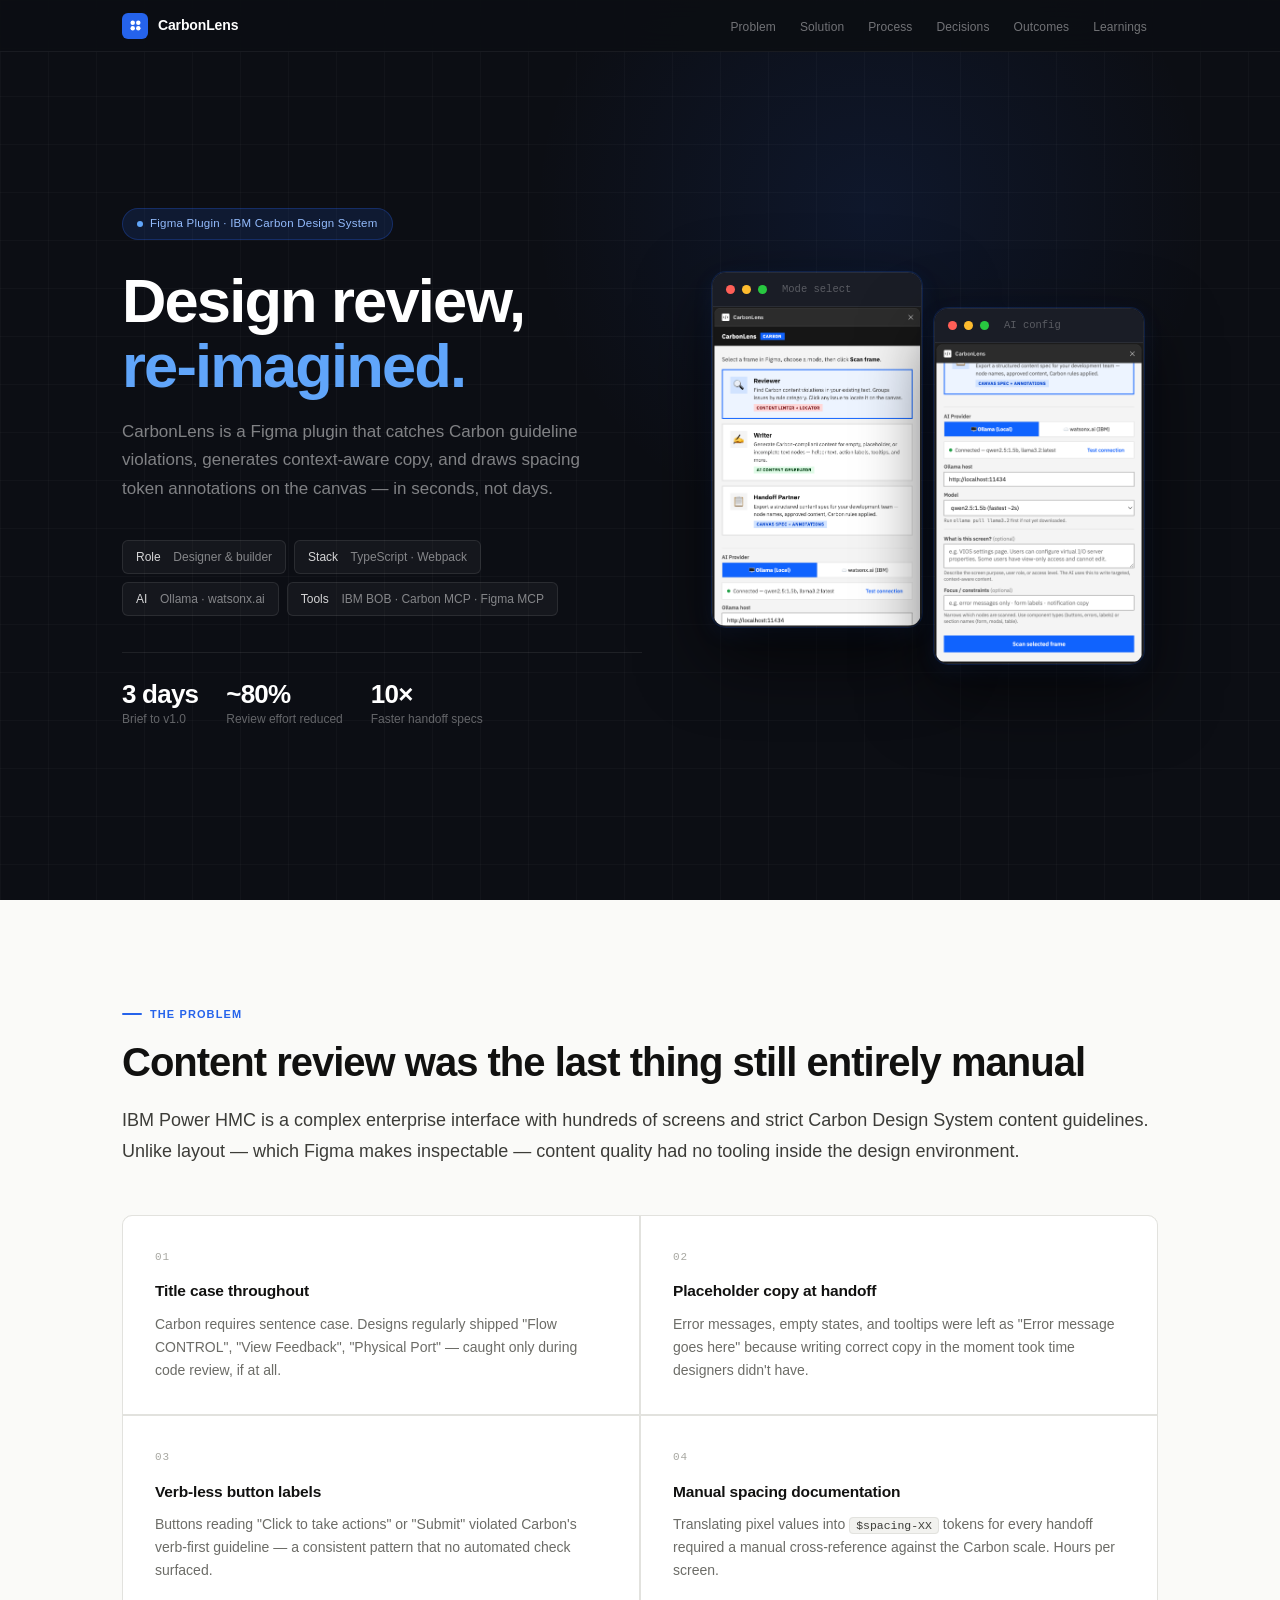
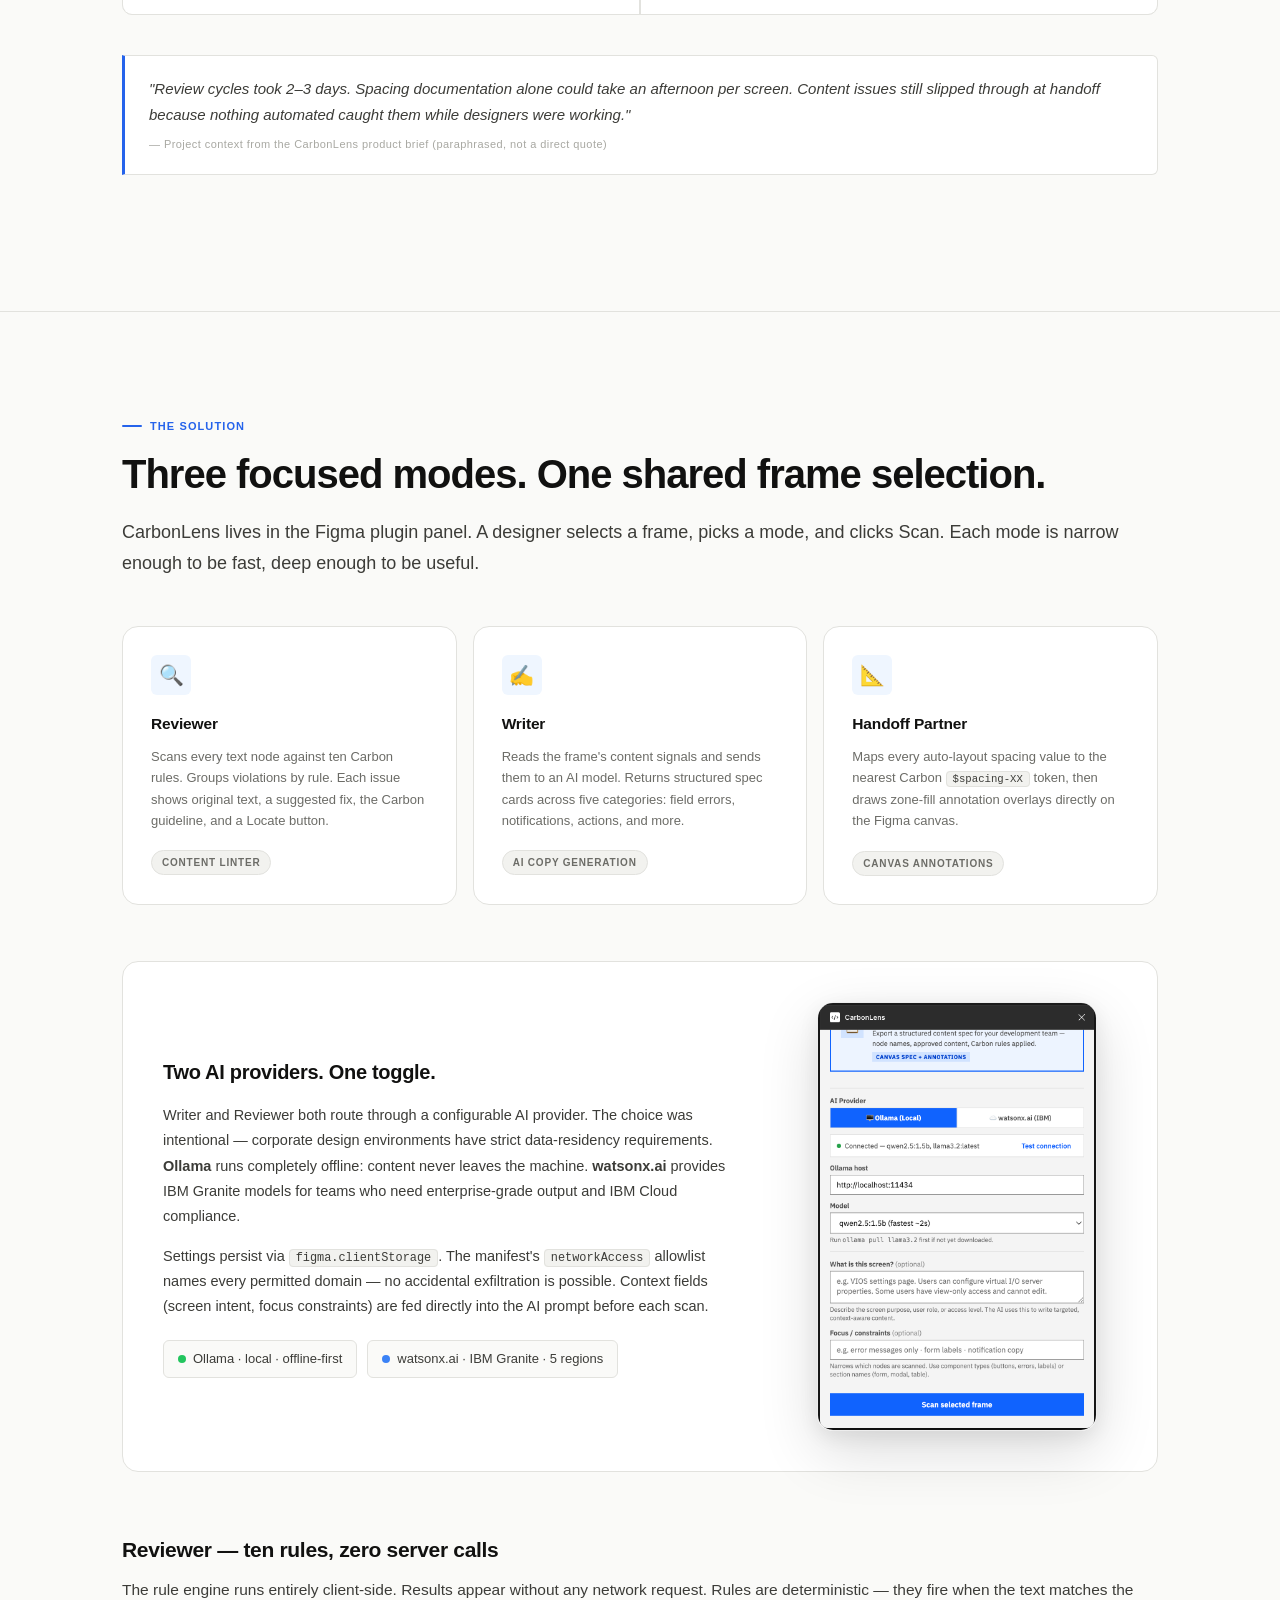
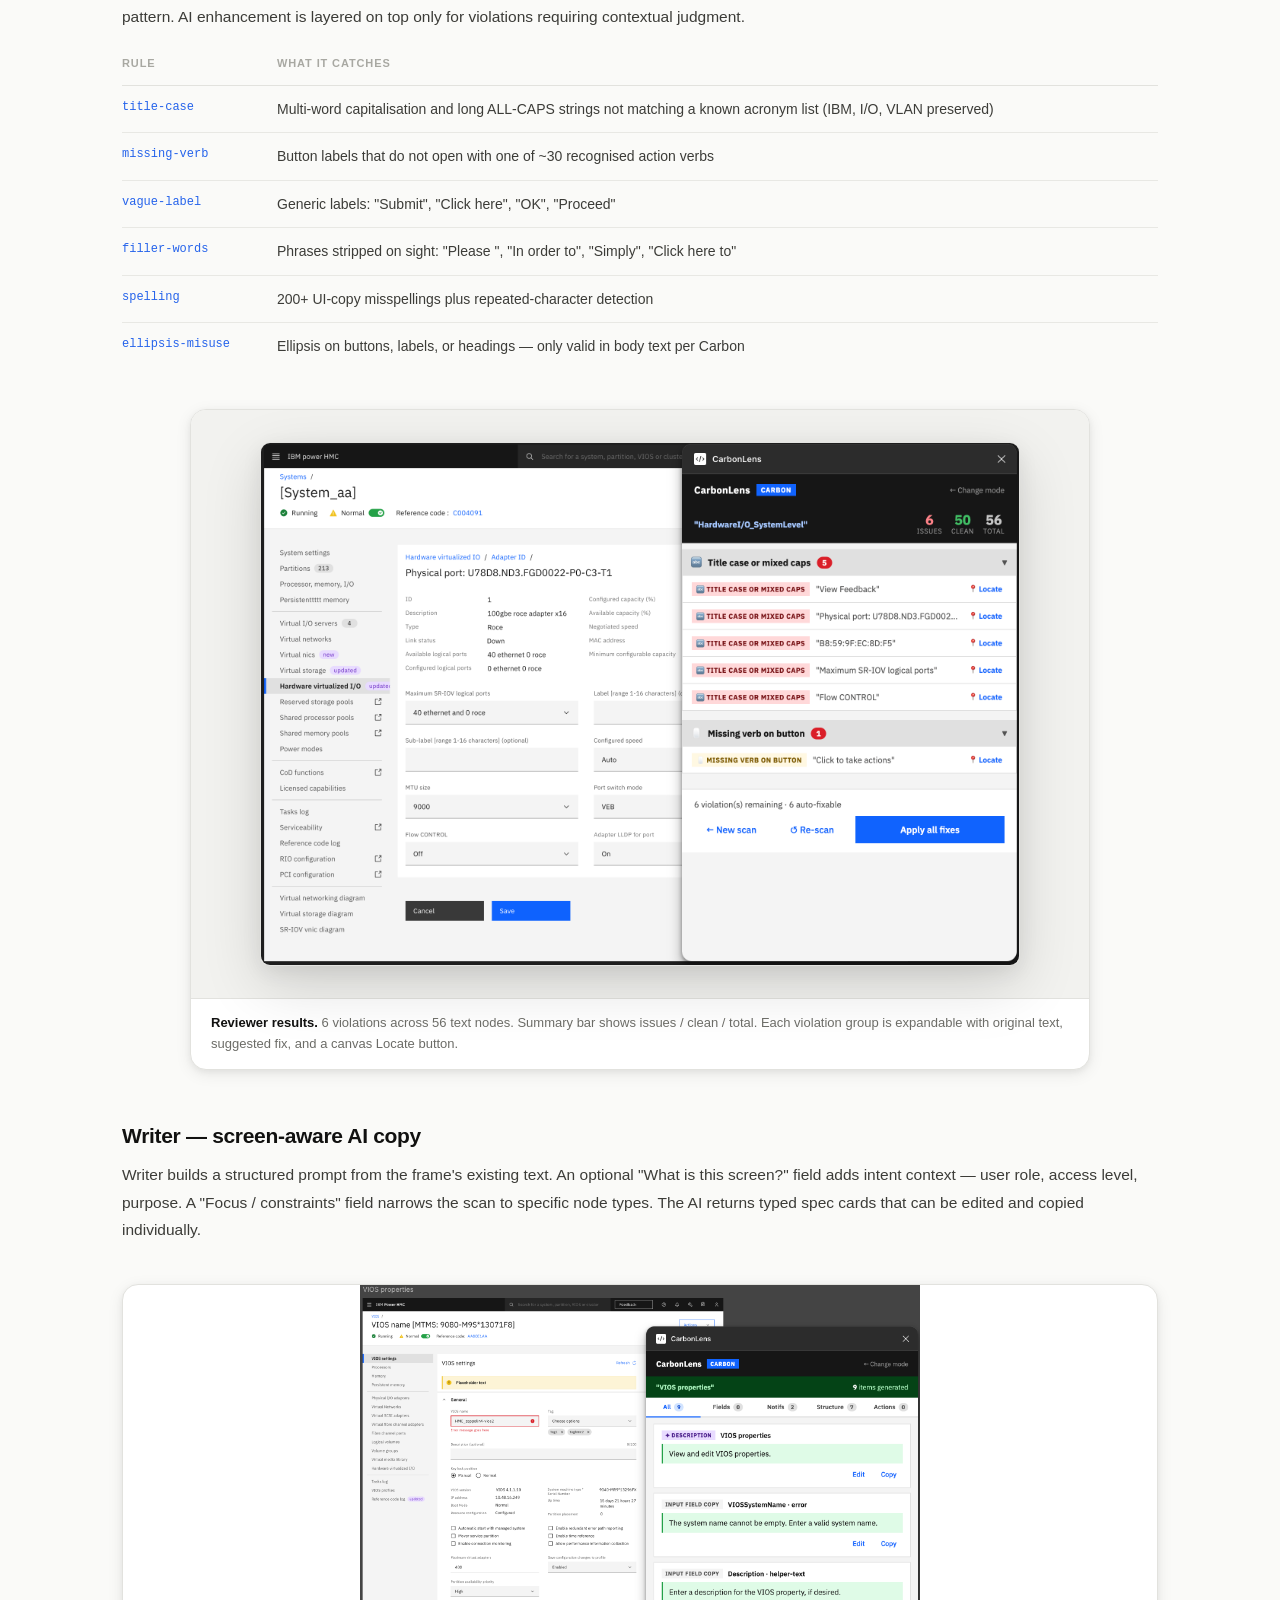
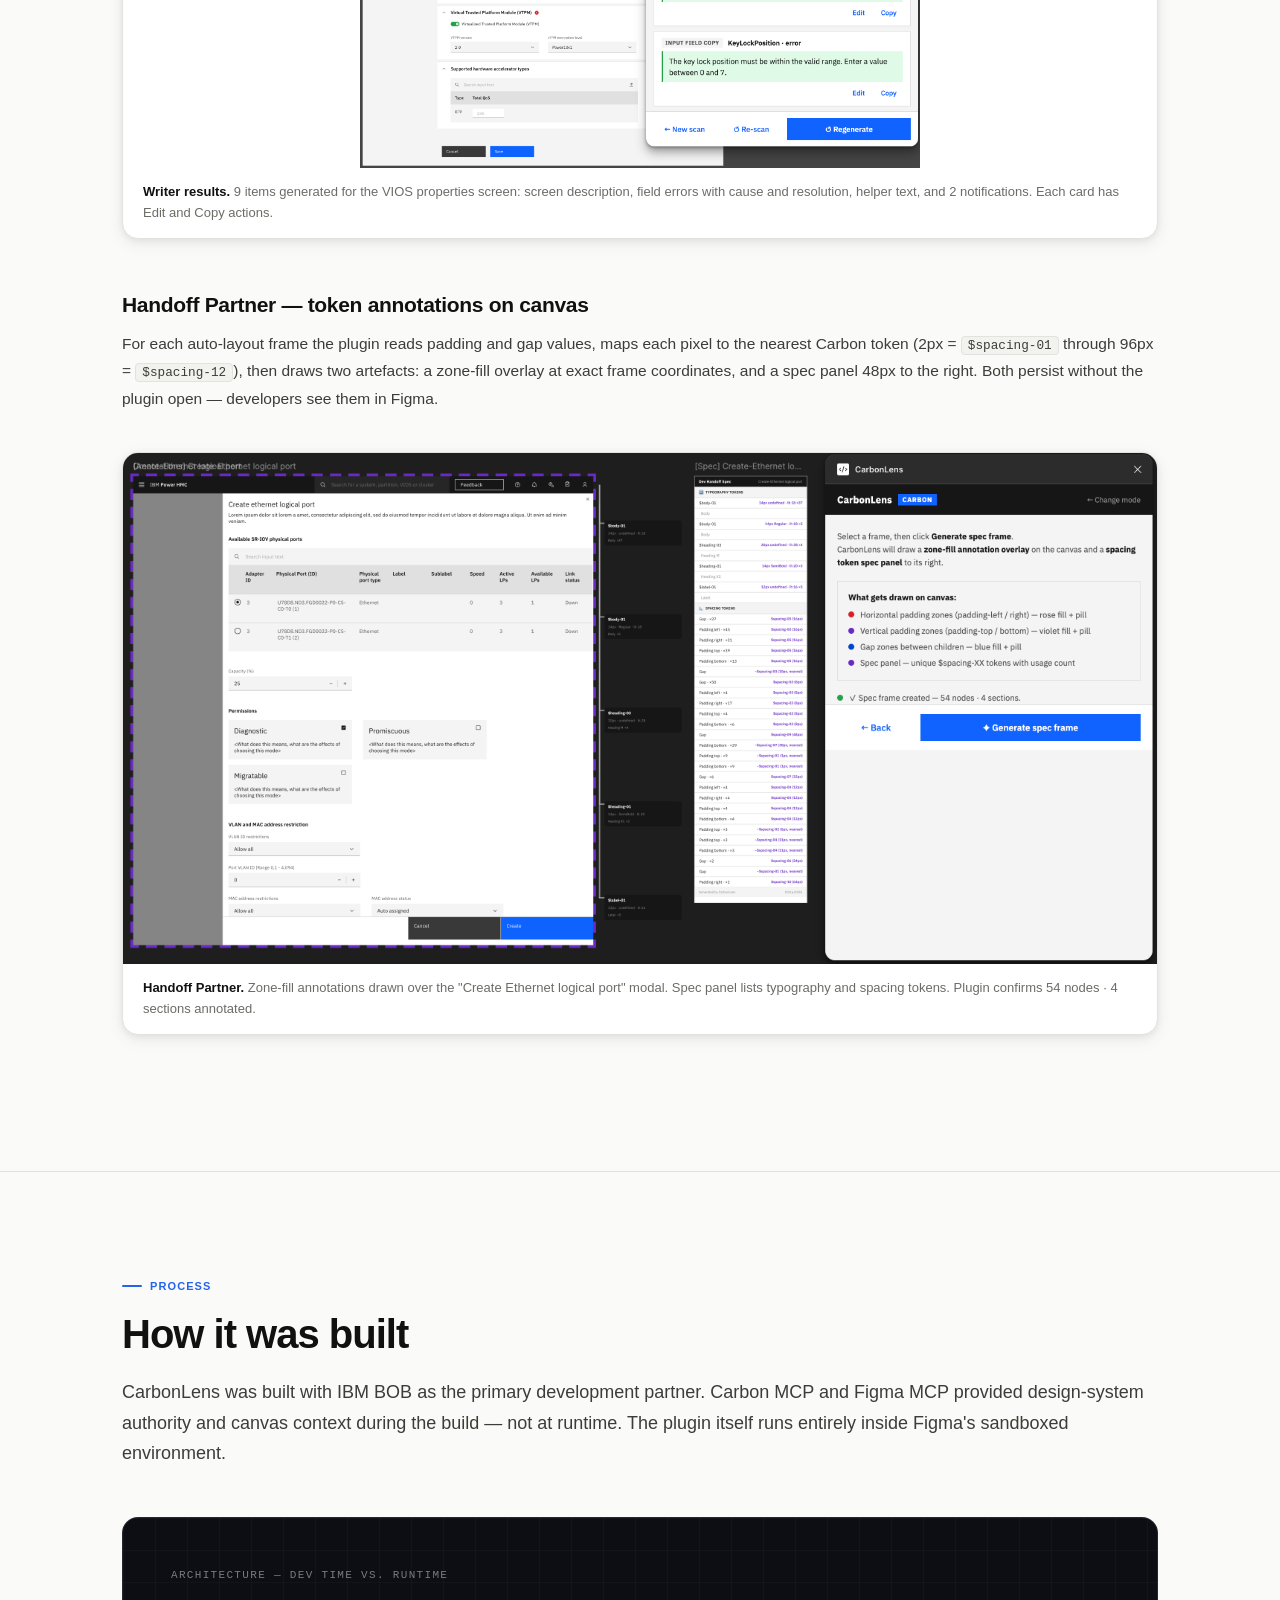
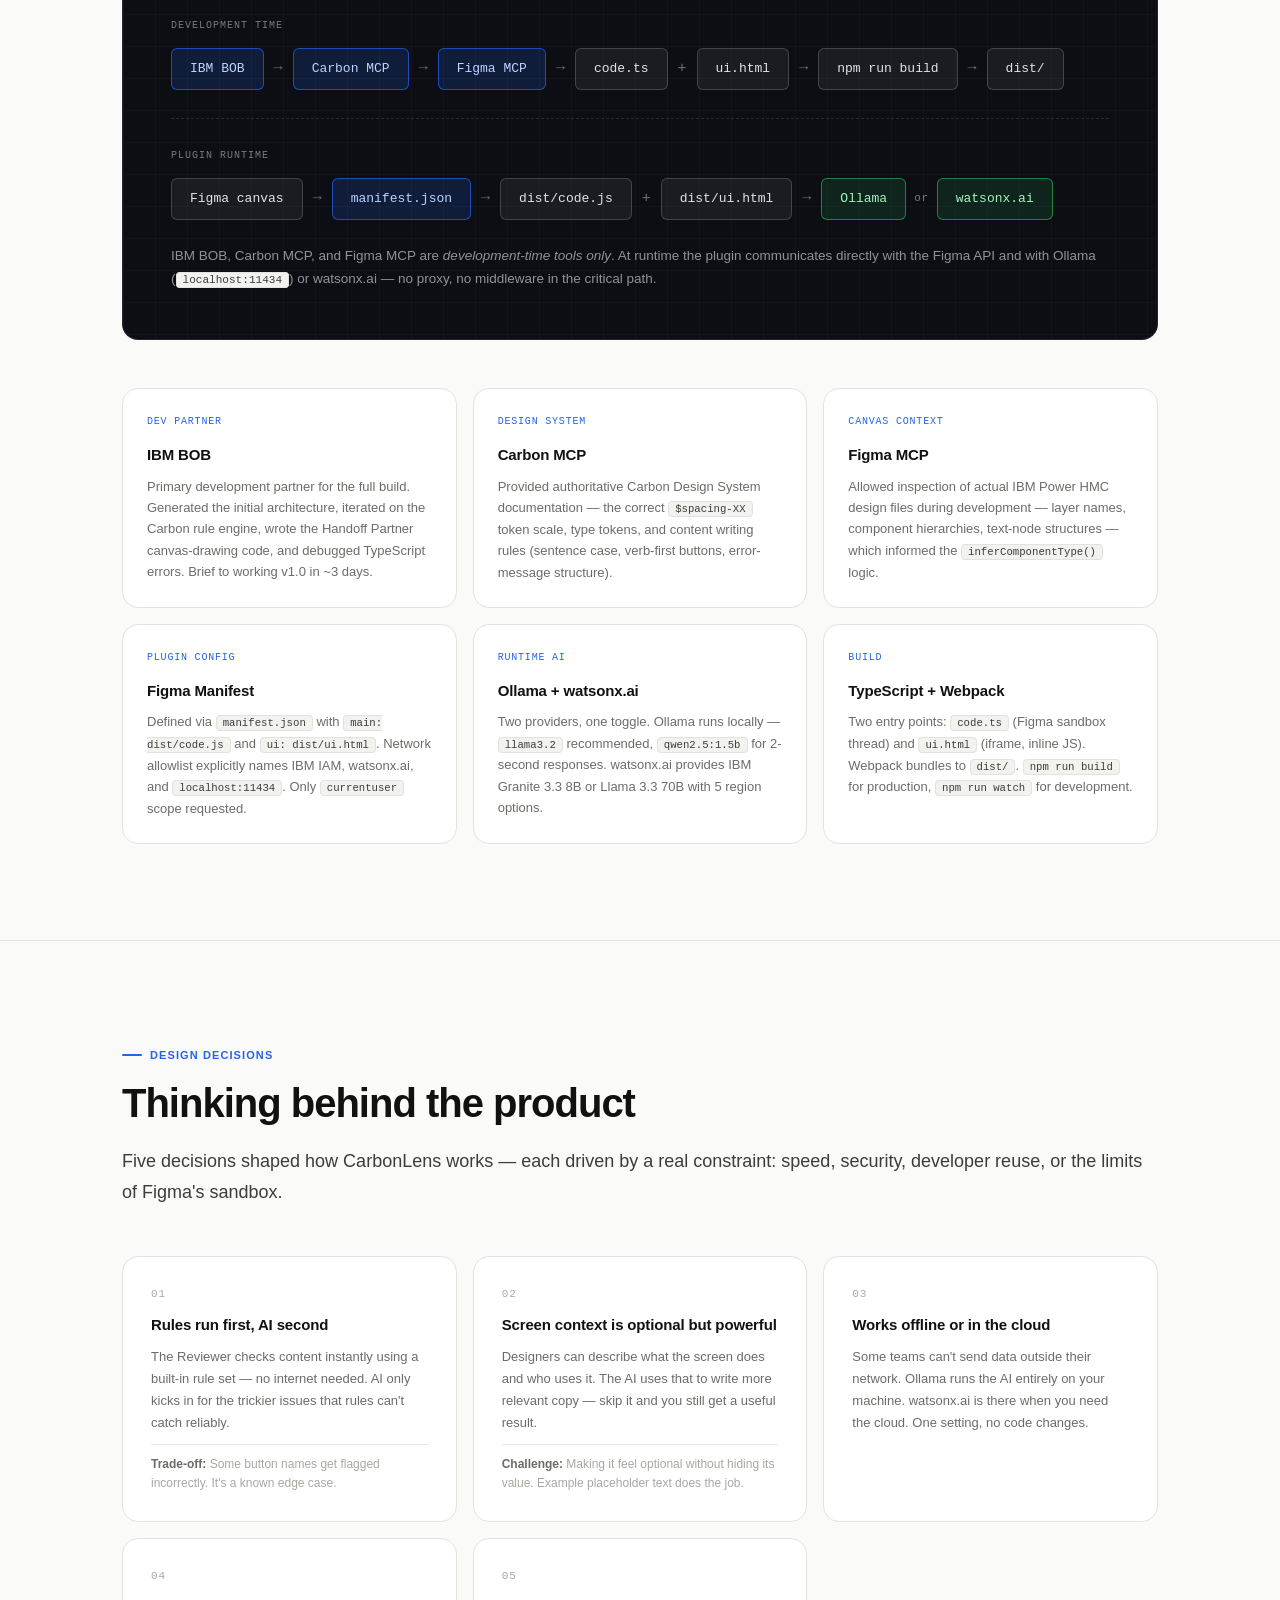
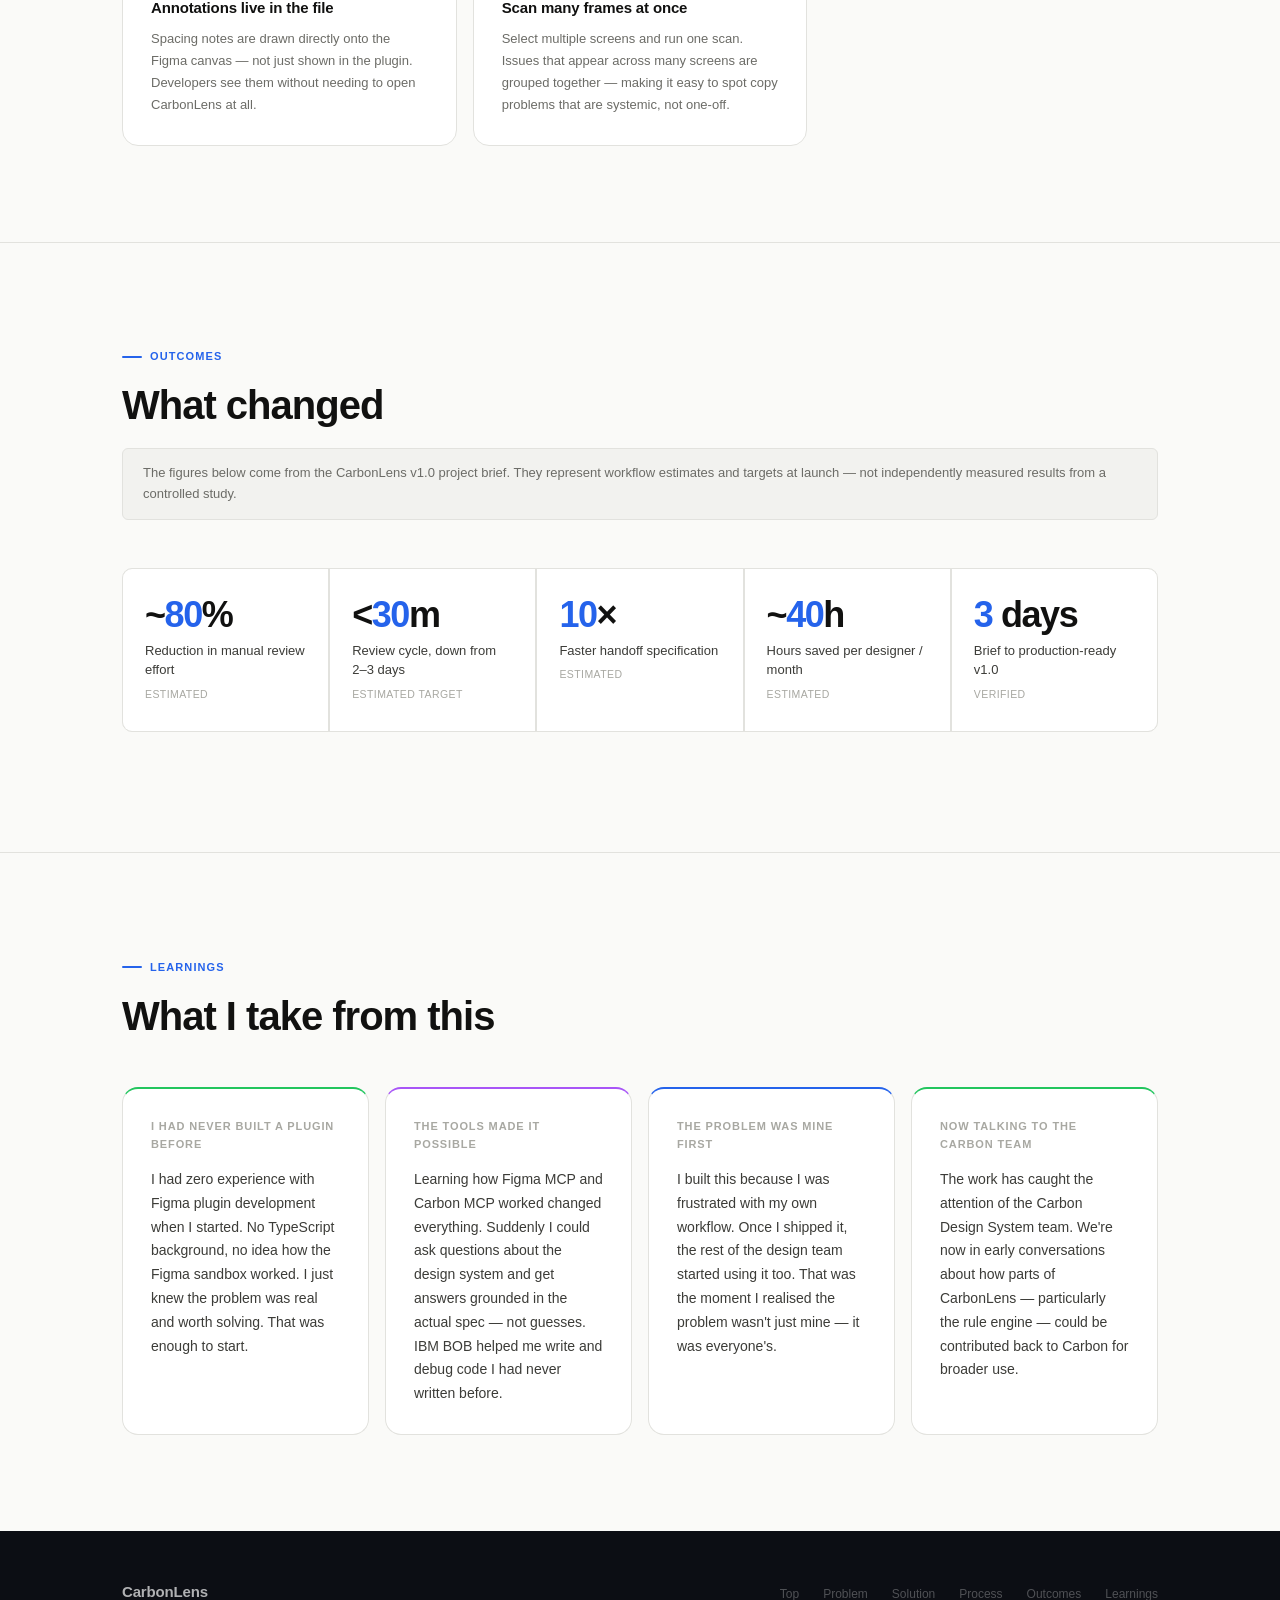
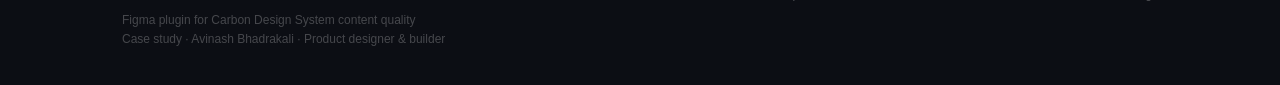
<file: carbonlens/index.html>
<!DOCTYPE html>
<!-- saved from url=(0042)http://localhost:8181/portfolio/index.html -->
<html lang="en"><head><meta http-equiv="Content-Type" content="text/html; charset=UTF-8">
  
  <meta name="viewport" content="width=device-width, initial-scale=1.0">
  <title>CarbonLens — Figma Plugin Case Study</title>
  <meta name="description" content="CarbonLens: a Figma plugin that catches Carbon Design System violations, generates AI copy, and annotates spacing tokens. Built in 3 days with IBM BOB.">
  <link rel="preconnect" href="https://fonts.googleapis.com/">
  <link rel="preconnect" href="https://fonts.gstatic.com/" crossorigin="">
  <link href="./CarbonLens — Figma Plugin Case Study_files/css2" rel="stylesheet">
  <style>
    /* ── Reset ─────────────────────────────────────────────── */
    *, *::before, *::after { box-sizing: border-box; margin: 0; padding: 0; }
    html { scroll-behavior: smooth; -webkit-font-smoothing: antialiased; text-rendering: optimizeLegibility; }

    /* ── Design tokens ──────────────────────────────────────── */
    :root {
      --bg:        #fafaf8;
      --bg-2:      #f2f2ef;
      --bg-3:      #e8e8e4;
      --surface:   #ffffff;
      --border:    #e2e2de;
      --border-2:  #d0d0cb;

      --text:      #111110;
      --text-2:    #3c3c38;
      --text-3:    #6c6c67;
      --text-4:    #a8a8a2;

      --accent:    #2563eb;
      --accent-bg: #eff6ff;
      --accent-dk: #1d4ed8;

      --hero-bg:   #0c0e14;
      --hero-s1:   #151820;
      --hero-s2:   #1e2230;

      --sans: 'Inter', -apple-system, BlinkMacSystemFont, sans-serif;
      --mono: 'JetBrains Mono', 'IBM Plex Mono', 'Courier New', monospace;

      --r-sm:  6px;
      --r-md:  10px;
      --r-lg:  16px;
      --r-xl:  24px;

      --shadow-sm: 0 1px 3px rgba(0,0,0,.07), 0 1px 2px rgba(0,0,0,.05);
      --shadow-md: 0 4px 16px rgba(0,0,0,.08), 0 2px 6px rgba(0,0,0,.05);
      --shadow-lg: 0 20px 60px rgba(0,0,0,.14), 0 6px 20px rgba(0,0,0,.07);
    }

    /* ── Base ───────────────────────────────────────────────── */
    body {
      font-family: var(--sans);
      font-size: 16px;
      line-height: 1.7;
      color: var(--text);
      background: var(--bg);
    }
    img { display: block; max-width: 100%; height: auto; }

    /* ── Nav ────────────────────────────────────────────────── */
    .nav {
      position: fixed; top: 0; left: 0; right: 0; z-index: 300;
      height: 52px;
      display: flex; align-items: center;
      background: rgba(12,14,20,0.94);
      backdrop-filter: blur(20px);
      -webkit-backdrop-filter: blur(20px);
      border-bottom: 1px solid rgba(255,255,255,0.06);
    }
    .nav-inner {
      max-width: 1100px; margin: 0 auto; width: 100%;
      display: flex; align-items: center; justify-content: space-between;
      padding: 0 32px;
    }
    .nav-brand {
      display: flex; align-items: center; gap: 10px;
      text-decoration: none;
    }
    .nav-logo {
      width: 26px; height: 26px;
      background: var(--accent);
      border-radius: 6px;
      display: flex; align-items: center; justify-content: center;
      flex-shrink: 0;
    }
    .nav-logo svg { width: 13px; height: 13px; fill: #fff; }
    .nav-wordmark {
      font-size: 14px; font-weight: 600;
      color: #fff; letter-spacing: -0.01em;
    }
    .nav-links { display: flex; gap: 2px; list-style: none; }
    .nav-links a {
      font-size: 12px; font-weight: 500;
      color: rgba(255,255,255,0.42);
      text-decoration: none;
      padding: 5px 11px;
      border-radius: 20px;
      transition: color 0.15s, background 0.15s;
      letter-spacing: 0.01em;
    }
    .nav-links a:hover, .nav-links a.active {
      color: rgba(255,255,255,0.92);
      background: rgba(255,255,255,0.08);
    }
    :focus-visible { outline: 2px solid var(--accent); outline-offset: 3px; }

    /* ── Hero ───────────────────────────────────────────────── */
    .hero {
      background: var(--hero-bg);
      padding-top: 52px;
      min-height: 100vh;
      display: flex; align-items: center;
      position: relative;
      overflow: hidden;
    }
    .hero::before {
      content: '';
      position: absolute; inset: 0;
      background-image:
        linear-gradient(rgba(255,255,255,0.022) 1px, transparent 1px),
        linear-gradient(90deg, rgba(255,255,255,0.022) 1px, transparent 1px);
      background-size: 48px 48px;
      pointer-events: none;
    }
    .hero::after {
      content: '';
      position: absolute;
      width: 700px; height: 700px;
      border-radius: 50%;
      background: radial-gradient(circle, rgba(37,99,235,0.11) 0%, transparent 68%);
      top: -140px; right: 60px;
      pointer-events: none;
    }
    .hero-inner {
      max-width: 1100px; margin: 0 auto; width: 100%;
      padding: 80px 32px 96px;
      display: grid;
      grid-template-columns: 1fr 460px;
      align-items: center;
      gap: 56px;
      position: relative; z-index: 1;
    }

    /* Left column */
    .hero-badge {
      display: inline-flex; align-items: center; gap: 7px;
      background: rgba(37,99,235,0.14);
      border: 1px solid rgba(37,99,235,0.28);
      border-radius: 20px;
      padding: 5px 14px;
      font-size: 11.5px; font-weight: 500;
      color: #93bbfc;
      letter-spacing: 0.02em;
      margin-bottom: 28px;
    }
    .hero-badge-dot {
      width: 6px; height: 6px;
      border-radius: 50%;
      background: #60a5fa;
      animation: pulse 2.2s ease-in-out infinite;
      flex-shrink: 0;
    }
    @keyframes pulse {
      0%, 100% { opacity: 1; transform: scale(1); }
      50% { opacity: 0.35; transform: scale(0.85); }
    }
    .hero-title {
      font-size: clamp(40px, 4.8vw, 62px);
      font-weight: 700;
      line-height: 1.06;
      letter-spacing: -0.03em;
      color: #ffffff;
      margin-bottom: 20px;
    }
    .hero-title .accent-word { color: #60a5fa; }
    .hero-sub {
      font-size: 17px;
      line-height: 1.68;
      color: rgba(255,255,255,0.48);
      max-width: 460px;
      margin-bottom: 36px;
      font-weight: 400;
    }
    .hero-meta {
      display: flex; flex-wrap: wrap; gap: 8px;
      margin-bottom: 36px;
    }
    .hero-pill {
      display: flex; align-items: center; gap: 6px;
      background: rgba(255,255,255,0.04);
      border: 1px solid rgba(255,255,255,0.09);
      border-radius: 6px;
      padding: 6px 13px;
      font-size: 12px; color: rgba(255,255,255,0.48);
    }
    .hero-pill strong { color: rgba(255,255,255,0.82); font-weight: 500; }
    .hero-stat-row {
      display: flex; gap: 28px; flex-wrap: wrap;
      padding-top: 28px;
      border-top: 1px solid rgba(255,255,255,0.08);
    }
    .hero-stat-n {
      font-size: 26px; font-weight: 700;
      color: #fff; letter-spacing: -0.03em;
      line-height: 1;
    }
    .hero-stat-l {
      font-size: 12px; color: rgba(255,255,255,0.36);
      margin-top: 4px; line-height: 1.4;
    }

    /* Right column */
    .hero-right {
      display: flex; justify-content: center; align-items: flex-start;
    }
    .hero-frames {
      display: flex;
      flex-direction: row;
      gap: 12px;
      align-items: flex-start;
    }
    .plugin-frame {
      width: 210px;
      border-radius: 14px;
      overflow: hidden;
      border: 1px solid rgba(255,255,255,0.1);
      box-shadow:
        0 0 0 1px rgba(37,99,235,0.18),
        0 28px 72px rgba(0,0,0,0.65),
        0 6px 20px rgba(37,99,235,0.12);
      flex-shrink: 0;
    }
    .plugin-frame.offset { margin-top: 36px; }
    .plugin-frame-bar {
      height: 34px;
      background: #1a1d26;
      display: flex; align-items: center;
      padding: 0 13px;
      gap: 7px;
      border-bottom: 1px solid rgba(255,255,255,0.07);
      flex-shrink: 0;
    }
    .dot-r { width: 9px; height: 9px; border-radius: 50%; background: #ff5f57; flex-shrink: 0; }
    .dot-y { width: 9px; height: 9px; border-radius: 50%; background: #febc2e; flex-shrink: 0; }
    .dot-g { width: 9px; height: 9px; border-radius: 50%; background: #28c840; flex-shrink: 0; }
    .plugin-frame-title {
      font-family: var(--mono); font-size: 10.5px;
      color: rgba(255,255,255,0.28);
      margin-left: 8px;
      white-space: nowrap; overflow: hidden; text-overflow: ellipsis;
    }
    .plugin-frame img { width: 100%; display: block; height: auto; }

    /* ── Body layout ────────────────────────────────────────── */
    .container {
      max-width: 1100px; margin: 0 auto;
      padding: 0 32px;
    }
    .container-narrow {
      max-width: 760px; margin: 0 auto;
      padding: 0 32px;
      text-align: left;
    }

    /* ── Sections ───────────────────────────────────────────── */
    .section { padding: 96px 0; }
    .section + .section { border-top: 1px solid var(--border); }

    /* ── Eyebrow ────────────────────────────────────────────── */
    .eyebrow {
      display: inline-flex; align-items: center; gap: 8px;
      font-size: 11px; font-weight: 600;
      letter-spacing: 0.1em; text-transform: uppercase;
      color: var(--accent);
      margin-bottom: 16px;
    }
    .eyebrow::before {
      content: '';
      width: 20px; height: 2px;
      background: var(--accent);
      border-radius: 1px;
      flex-shrink: 0;
    }

    /* ── Headings ───────────────────────────────────────────── */
    .h2 {
      font-size: clamp(28px, 3.5vw, 40px);
      font-weight: 700; line-height: 1.15;
      letter-spacing: -0.025em;
      color: var(--text);
      margin-bottom: 20px;
    }
    .h3 {
      font-size: 21px; font-weight: 600;
      line-height: 1.3; letter-spacing: -0.015em;
      color: var(--text); margin-bottom: 12px;
    }

    /* ── Body text ──────────────────────────────────────────── */
    .lead {
      font-size: 18px; line-height: 1.7;
      color: var(--text-2);
      margin-bottom: 48px;
    }
    p.body { font-size: 15.5px; line-height: 1.77; color: var(--text-2); margin-bottom: 16px; }
    p.body:last-child { margin-bottom: 0; }
    code {
      font-family: var(--mono); font-size: 0.82em;
      background: var(--bg-2);
      border: 1px solid var(--border);
      padding: 1px 6px; border-radius: 4px;
      color: var(--text-2);
    }
    a { color: var(--accent); }

    /* ── Problem grid ───────────────────────────────────────── */
    .problem-grid {
      display: grid;
      grid-template-columns: repeat(2, 1fr);
      gap: 2px;
      background: var(--border);
      border-radius: var(--r-md);
      overflow: hidden;
      margin-top: 48px;
      border: 1px solid var(--border);
    }
    .problem-cell {
      background: var(--surface);
      padding: 32px;
      transition: background 0.15s;
    }
    .problem-cell:hover { background: var(--bg); }
    .problem-num {
      font-family: var(--mono);
      font-size: 11px; font-weight: 500;
      color: var(--text-4); letter-spacing: 0.08em;
      margin-bottom: 12px;
    }
    .problem-cell h4 {
      font-size: 15.5px; font-weight: 600;
      color: var(--text); margin-bottom: 8px; letter-spacing: -0.01em;
    }
    .problem-cell p { font-size: 14px; line-height: 1.65; color: var(--text-3); }

    .callout {
      background: var(--surface);
      border: 1px solid var(--border);
      border-left: 3px solid var(--accent);
      border-radius: 0 var(--r-sm) var(--r-sm) 0;
      padding: 20px 24px;
      margin: 40px 0;
    }
    .callout p { font-size: 15px; line-height: 1.7; color: var(--text-2); font-style: italic; }
    .callout cite { display: block; font-style: normal; font-size: 11px; color: var(--text-4); margin-top: 8px; letter-spacing: 0.04em; }

    /* ── Solution ───────────────────────────────────────────── */
    .mode-cards {
      display: grid;
      grid-template-columns: repeat(3, 1fr);
      gap: 16px;
      margin: 48px 0;
    }
    .mode-card {
      background: var(--surface);
      border: 1px solid var(--border);
      border-radius: var(--r-lg);
      padding: 28px;
      transition: border-color 0.2s, box-shadow 0.2s;
    }
    .mode-card:hover {
      border-color: var(--accent);
      box-shadow: 0 0 0 3px rgba(37,99,235,0.07);
    }
    .mode-card-icon {
      width: 40px; height: 40px;
      background: var(--accent-bg);
      border-radius: var(--r-sm);
      display: flex; align-items: center; justify-content: center;
      margin-bottom: 16px; font-size: 20px;
    }
    .mode-card h4 { font-size: 15.5px; font-weight: 600; letter-spacing: -0.01em; color: var(--text); margin-bottom: 8px; }
    .mode-card p { font-size: 13px; line-height: 1.65; color: var(--text-3); margin-bottom: 16px; }
    .chip {
      display: inline-block;
      font-size: 10px; font-weight: 600; letter-spacing: 0.08em; text-transform: uppercase;
      padding: 3px 10px; border-radius: 20px;
      background: var(--bg-2); color: var(--text-3); border: 1px solid var(--border);
    }

    /* ── Screenshot figures ─────────────────────────────────── */
    .fig { margin: 40px 0; }
    .fig-card {
      background: var(--surface);
      border: 1px solid var(--border);
      border-radius: var(--r-lg);
      overflow: hidden;
      box-shadow: var(--shadow-md);
    }
    .fig-plugin {
      display: flex; justify-content: center;
      background: var(--bg-2);
      padding: 28px 24px;
      border-bottom: 1px solid var(--border);
    }
    .fig-plugin img {
      width: 300px; max-width: 100%;
      border-radius: var(--r-md);
      box-shadow: var(--shadow-lg);
      border: 1px solid rgba(0,0,0,0.06);
    }
    .fig-caption {
      padding: 14px 20px;
      font-size: 13px; color: var(--text-3); line-height: 1.6;
    }
    .fig-caption strong { color: var(--text); font-weight: 600; }
    /* Wide figure — breaks out of narrow column, fills container width */
    .fig-wide {
      width: min(900px, calc(100vw - 48px));
      margin-left: auto;
      margin-right: auto;
    }
    .fig-pair {
      display: grid; grid-template-columns: 1fr 1fr; gap: 16px; margin: 40px 0;
    }
    .fig-pair .fig { margin: 0; }
    .fig-pair .fig-plugin {
      min-height: 280px;
      align-items: center;
    }

    /* ── AI split row (text left, screenshot right) ─────────── */
    .ai-split {
      display: grid;
      grid-template-columns: 1fr 320px;
      gap: 48px;
      align-items: center;
      margin: 56px 0 64px;
      padding: 40px;
      background: var(--surface);
      border: 1px solid var(--border);
      border-radius: var(--r-lg);
    }
    .ai-split-text {}
    .ai-split-text h3 {
      font-size: 20px; font-weight: 600; letter-spacing: -0.015em;
      color: var(--text); margin-bottom: 14px;
    }
    .ai-split-text p {
      font-size: 14.5px; line-height: 1.75; color: var(--text-2); margin-bottom: 14px;
    }
    .ai-split-text p:last-of-type { margin-bottom: 20px; }
    .ai-provider-row {
      display: flex; gap: 10px; flex-wrap: wrap; margin-top: 4px;
    }
    .ai-provider-tag {
      display: inline-flex; align-items: center; gap: 7px;
      padding: 7px 14px; border-radius: var(--r-sm);
      border: 1px solid var(--border);
      background: var(--bg);
      font-size: 13px; font-weight: 500; color: var(--text-2);
    }
    .ai-provider-tag .dot {
      width: 8px; height: 8px; border-radius: 50%; flex-shrink: 0;
    }
    .ai-provider-tag .dot.local  { background: #22c55e; }
    .ai-provider-tag .dot.cloud  { background: #3b82f6; }
    .ai-split-img {
      display: flex; justify-content: center;
    }
    .ai-split-img img {
      width: 100%; max-width: 280px;
      border-radius: var(--r-lg);
      box-shadow: var(--shadow-lg);
      border: 1px solid rgba(0,0,0,0.07);
    }
    @media (max-width: 860px) {
      .ai-split { grid-template-columns: 1fr; gap: 28px; }
      .ai-split-img { justify-content: flex-start; }
      .ai-split-img img { max-width: 260px; }
    }

    /* ── Decision cards (always visible, no accordion) ──────── */
    .decision-grid {
      display: grid;
      grid-template-columns: repeat(3, 1fr);
      gap: 16px;
      margin-top: 48px;
    }
    .decision-card {
      background: var(--surface);
      border: 1px solid var(--border);
      border-radius: var(--r-lg);
      padding: 28px;
    }
    .decision-n {
      font-family: var(--mono);
      font-size: 11px; font-weight: 500;
      color: var(--text-4); letter-spacing: 0.08em;
      margin-bottom: 12px;
    }
    .decision-card h4 {
      font-size: 15px; font-weight: 600;
      color: var(--text); letter-spacing: -0.01em;
      margin-bottom: 10px; line-height: 1.35;
    }
    .decision-card p {
      font-size: 13px; line-height: 1.7;
      color: var(--text-3); margin-bottom: 10px;
    }
    .decision-card p:last-child { margin-bottom: 0; }
    .decision-tradeoff {
      font-size: 12px; color: var(--text-4);
      line-height: 1.6;
      padding-top: 10px;
      border-top: 1px solid var(--bg-3);
      margin-top: 10px;
    }
    .decision-tradeoff strong { color: var(--text-3); font-weight: 600; }
    @media (max-width: 960px) {
      .decision-grid { grid-template-columns: repeat(2, 1fr); }
    }
    @media (max-width: 600px) {
      .decision-grid { grid-template-columns: 1fr; }
    }

    /* ── Rule table ─────────────────────────────────────────── */
    .rule-table {
      width: 100%; border-collapse: collapse;
      margin: 24px 0 40px; font-size: 14px;
    }
    .rule-table th {
      text-align: left; font-size: 11px; font-weight: 600;
      text-transform: uppercase; letter-spacing: 0.08em;
      color: var(--text-4); padding: 0 0 12px;
      border-bottom: 1px solid var(--border);
    }
    .rule-table td {
      padding: 12px 0; border-bottom: 1px solid var(--bg-3);
      vertical-align: top; color: var(--text-2); line-height: 1.6;
    }
    .rule-table td:first-child {
      width: 155px; font-family: var(--mono); font-size: 12px;
      color: var(--accent); padding-right: 24px; white-space: nowrap;
    }
    .rule-table tr:last-child td { border-bottom: none; }

    /* ── Architecture block ─────────────────────────────────── */
    .arch-block {
      background: var(--hero-bg);
      border-radius: var(--r-lg); padding: 48px; margin: 48px 0;
      border: 1px solid rgba(255,255,255,0.10);
      position: relative; overflow: hidden;
    }
    .arch-block::before {
      content: ''; position: absolute; inset: 0;
      background-image:
        linear-gradient(rgba(255,255,255,0.025) 1px, transparent 1px),
        linear-gradient(90deg, rgba(255,255,255,0.025) 1px, transparent 1px);
      background-size: 32px 32px; pointer-events: none;
    }
    .arch-label {
      font-family: var(--mono); font-size: 11px; color: rgba(255,255,255,0.45);
      letter-spacing: 0.12em; text-transform: uppercase; margin-bottom: 32px;
    }
    .arch-section {
      margin-bottom: 24px;
    }
    .arch-section-label {
      font-family: var(--mono); font-size: 10px;
      color: rgba(255,255,255,0.45); letter-spacing: 0.1em;
      text-transform: uppercase; margin-bottom: 14px;
    }
    .arch-row {
      display: flex; align-items: center; gap: 0; flex-wrap: wrap; row-gap: 10px;
    }
    .arch-tag {
      font-family: var(--mono); font-size: 13px; padding: 9px 18px;
      background: rgba(255,255,255,0.06); border: 1px solid rgba(255,255,255,0.18);
      border-radius: 6px; color: rgba(255,255,255,0.88); white-space: nowrap;
    }
    .arch-tag.hi { border-color: rgba(37,99,235,0.7); color: #bdd3fe; background: rgba(37,99,235,0.18); }
    .arch-tag.dim { color: rgba(255,255,255,0.55); border-color: rgba(255,255,255,0.12); }
    .arch-tag.green { border-color: rgba(34,197,94,0.6); color: #a7f3c0; background: rgba(34,197,94,0.12); }
    .arch-arrow { font-size: 15px; color: rgba(255,255,255,0.40); padding: 0 10px; font-family: var(--mono); }
    .arch-or { font-size: 11px; color: rgba(255,255,255,0.45); padding: 0 8px; font-family: var(--mono); letter-spacing: 0.06em; }
    .arch-divider { border: none; border-top: 1px dashed rgba(255,255,255,0.12); margin: 28px 0; }
    .arch-note {
      font-size: 13.5px; color: rgba(255,255,255,0.55); line-height: 1.75; font-family: var(--sans);
      margin-top: 24px;
    }

    /* ── Tool cards ─────────────────────────────────────────── */
    .tool-grid {
      display: grid; grid-template-columns: repeat(3, 1fr); gap: 16px; margin-top: 48px;
    }
    .tool-card { background: var(--surface); border: 1px solid var(--border); border-radius: var(--r-lg); padding: 24px; }
    .tool-badge {
      font-family: var(--mono); font-size: 10px; font-weight: 500; color: var(--accent);
      letter-spacing: 0.08em; text-transform: uppercase; margin-bottom: 12px; display: block;
    }
    .tool-card h4 { font-size: 15px; font-weight: 600; color: var(--text); margin-bottom: 8px; letter-spacing: -0.01em; }
    .tool-card p { font-size: 13px; line-height: 1.65; color: var(--text-3); }

    /* ── Metrics ────────────────────────────────────────────── */
    .metrics-grid {
      display: grid; grid-template-columns: repeat(5, 1fr);
      gap: 2px; background: var(--border);
      border-radius: var(--r-md); overflow: hidden;
      border: 1px solid var(--border); margin: 48px 0 24px;
    }
    .metric { background: var(--surface); padding: 28px 22px; }
    .metric-n {
      font-size: 36px; font-weight: 700; letter-spacing: -0.04em; line-height: 1;
      color: var(--text); margin-bottom: 8px;
    }
    .metric-n .accent-n { color: var(--accent); }
    .metric-l { font-size: 13px; color: var(--text-2); line-height: 1.5; }
    .metric-note { font-size: 10.5px; color: var(--text-4); margin-top: 6px; text-transform: uppercase; letter-spacing: 0.04em; }

    .disclaimer {
      background: var(--bg-2); border: 1px solid var(--border); border-radius: var(--r-sm);
      padding: 14px 20px; font-size: 13px; color: var(--text-3); line-height: 1.6; margin-bottom: 40px;
    }

    /* ── Capability list ────────────────────────────────────── */
    /* ── Status / learnings grid ────────────────────────────── */
    .status-grid {
      display: grid; grid-template-columns: repeat(4, 1fr); gap: 16px; margin-top: 48px;
    }
    .status-card { background: var(--surface); border: 1px solid var(--border); border-radius: var(--r-lg); padding: 28px; }
    .status-card-label { font-size: 11px; font-weight: 600; letter-spacing: 0.08em; text-transform: uppercase; color: var(--text-4); margin-bottom: 14px; }
    .status-card p { font-size: 14px; color: var(--text-2); line-height: 1.7; margin: 0; }
    .status-card          { border-top: 2px solid #a855f7; }
    .status-card.shipped  { border-top: 2px solid #22c55e; }
    .status-card.next     { border-top: 2px solid var(--accent); }

    /* ── Closing quote ──────────────────────────────────────── */
    .closing-quote {
      background: var(--hero-bg); border-radius: var(--r-xl);
      padding: 48px 56px; margin-top: 64px;
      position: relative; overflow: hidden;
    }
    .closing-quote::before {
      content: '"'; position: absolute; top: -16px; left: 32px;
      font-size: 180px; font-weight: 700; color: rgba(255,255,255,0.028);
      line-height: 1;
    }
    .closing-quote p {
      font-size: 17.5px; line-height: 1.78; color: rgba(255,255,255,0.62);
      position: relative; z-index: 1;
    }
    .closing-quote cite {
      display: block; font-style: normal; font-size: 12px;
      color: rgba(255,255,255,0.25); margin-top: 16px; letter-spacing: 0.04em;
      position: relative; z-index: 1;
    }

    /* ── Footer ─────────────────────────────────────────────── */
    .footer { background: var(--hero-bg); padding: 48px 0 36px; }
    .footer-inner {
      max-width: 1100px; margin: 0 auto; padding: 0 32px;
      display: flex; justify-content: space-between; align-items: flex-start;
      flex-wrap: wrap; gap: 20px;
    }
    .footer-brand { font-size: 15px; font-weight: 600; color: rgba(255,255,255,0.68); letter-spacing: -0.01em; }
    .footer-meta { font-size: 12px; color: rgba(255,255,255,0.24); margin-top: 6px; line-height: 1.6; }
    .footer-links { display: flex; gap: 24px; list-style: none; flex-wrap: wrap; }
    .footer-links a { font-size: 12px; color: rgba(255,255,255,0.28); text-decoration: none; transition: color 0.15s; }
    .footer-links a:hover { color: rgba(255,255,255,0.68); }
    .footer-rule { border: none; border-top: 1px solid rgba(255,255,255,0.06); margin: 32px auto 20px; max-width: 1100px; padding: 0 32px; display: block; }
    .footer-copy { max-width: 1100px; margin: 0 auto; padding: 0 32px; font-size: 11px; color: rgba(255,255,255,0.18); }

    /* ── Responsive ─────────────────────────────────────────── */
    @media (max-width: 1060px) {
      .hero-inner { grid-template-columns: 1fr 400px; gap: 40px; }
      .plugin-frame { width: 190px; }
    }
    @media (max-width: 960px) {
      .hero-inner { grid-template-columns: 1fr; gap: 48px; padding: 64px 32px 80px; }
      .hero-right { justify-content: flex-start; }
      .plugin-frame { width: 200px; }
      .metrics-grid { grid-template-columns: repeat(3, 1fr); }
      .tool-grid { grid-template-columns: repeat(2, 1fr); }
      .status-grid { grid-template-columns: repeat(2, 1fr); }
    }
    @media (max-width: 720px) {
      .nav-links { display: none; }
      .hero-inner { padding: 48px 20px 64px; }
      .container, .container-narrow { padding: 0 20px; }
      .section { padding: 64px 0; }
      .mode-cards { grid-template-columns: 1fr; }
      .problem-grid { grid-template-columns: 1fr; }
      .fig-pair { grid-template-columns: 1fr; }
      .tool-grid { grid-template-columns: 1fr; }
      .metrics-grid { grid-template-columns: repeat(2, 1fr); }
      .status-grid { grid-template-columns: 1fr; }
      .closing-quote { padding: 32px 28px; }
      .closing-quote p { font-size: 15.5px; }
      .footer-inner { flex-direction: column; }
      .arch-row { flex-wrap: wrap; row-gap: 8px; }
      /* Hero: stack frames vertically on small screens */
      .hero-frames { flex-direction: column; }
      .plugin-frame.offset { margin-top: 0; }
    }
    @media (max-width: 480px) {
      .metrics-grid { grid-template-columns: 1fr 1fr; }
      .hero-title { font-size: 34px; }
    }
  </style>
<style id="__cl-styles">
    .__cl-highlight {
      outline: 2px solid #0f62fe !important;
      outline-offset: 2px !important;
      background-color: rgba(15, 98, 254, 0.08) !important;
      transition: outline 0.2s, background-color 0.2s;
    }
    .__cl-highlight-scroll {
      outline: 2px solid #f1c21b !important;
      outline-offset: 2px !important;
      background-color: rgba(241, 194, 27, 0.08) !important;
    }
  </style></head>
<body>

<!-- ── NAV ──────────────────────────────────────────────────── -->
<nav class="nav" aria-label="Page navigation">
  <div class="nav-inner">
    <a class="nav-brand" href="http://localhost:8181/portfolio/index.html#hero">
      <div class="nav-logo" aria-hidden="true">
        <svg viewBox="0 0 14 14" xmlns="http://www.w3.org/2000/svg" aria-hidden="true">
          <circle cx="4" cy="4" r="2.4"></circle>
          <circle cx="10" cy="4" r="2.4"></circle>
          <circle cx="4" cy="10" r="2.4"></circle>
          <circle cx="10" cy="10" r="2.4"></circle>
        </svg>
      </div>
      <span class="nav-wordmark">CarbonLens</span>
    </a>
    <ul class="nav-links" role="list">
      <li><a href="http://localhost:8181/portfolio/index.html#problem">Problem</a></li>
      <li><a href="http://localhost:8181/portfolio/index.html#solution">Solution</a></li>
      <li><a href="http://localhost:8181/portfolio/index.html#build">Process</a></li>
      <li><a href="http://localhost:8181/portfolio/index.html#decisions">Decisions</a></li>
      <li><a href="http://localhost:8181/portfolio/index.html#outcomes">Outcomes</a></li>
      <li><a href="http://localhost:8181/portfolio/index.html#learnings">Learnings</a></li>
    </ul>
  </div>
</nav>


<!-- ══════════════════════════════════════════════════════════
     HERO
══════════════════════════════════════════════════════════ -->
<section class="hero" id="hero">
  <div class="hero-inner">

    <!-- Left: text -->
    <div class="hero-left">
      <div class="hero-badge">
        <span class="hero-badge-dot" aria-hidden="true"></span>
        Figma Plugin · IBM Carbon Design System
      </div>

      <h1 class="hero-title">
        Design review,<br>
        <span class="accent-word">re-imagined.</span>
      </h1>

      <p class="hero-sub">
        CarbonLens is a Figma plugin that catches Carbon guideline violations,
        generates context-aware copy, and draws spacing token annotations on the
        canvas — in seconds, not days.
      </p>

      <div class="hero-meta" role="list" aria-label="Project details">
        <div class="hero-pill" role="listitem"><strong>Role</strong>&nbsp; Designer &amp; builder</div>
        <div class="hero-pill" role="listitem"><strong>Stack</strong>&nbsp; TypeScript · Webpack</div>
        <div class="hero-pill" role="listitem"><strong>AI</strong>&nbsp; Ollama · watsonx.ai</div>
        <div class="hero-pill" role="listitem"><strong>Tools</strong>&nbsp; IBM BOB · Carbon MCP · Figma MCP</div>
      </div>

      <div class="hero-stat-row" role="list" aria-label="Key statistics">
        <div class="hero-stat" role="listitem">
          <div class="hero-stat-n">3 days</div>
          <div class="hero-stat-l">Brief to v1.0</div>
        </div>
        <div class="hero-stat" role="listitem">
          <div class="hero-stat-n">~80%</div>
          <div class="hero-stat-l">Review effort reduced</div>
        </div>
        <div class="hero-stat" role="listitem">
          <div class="hero-stat-n">10×</div>
          <div class="hero-stat-l">Faster handoff specs</div>
        </div>
      </div>
    </div>

    <!-- Right: two plugin screenshots side by side -->
    <div class="hero-right">
      <div class="hero-frames" aria-label="Plugin screenshots">
        <div class="plugin-frame" aria-label="Mode selector screen">
          <div class="plugin-frame-bar" aria-hidden="true">
            <span class="dot-r"></span>
            <span class="dot-y"></span>
            <span class="dot-g"></span>
            <span class="plugin-frame-title">Mode select</span>
          </div>
          <img src="./CarbonLens — Figma Plugin Case Study_files/plugin-1.png" alt="CarbonLens plugin – mode selector showing Reviewer, Writer, and Handoff Partner tabs" loading="eager">
        </div>
        <div class="plugin-frame offset" aria-label="AI configuration screen">
          <div class="plugin-frame-bar" aria-hidden="true">
            <span class="dot-r"></span>
            <span class="dot-y"></span>
            <span class="dot-g"></span>
            <span class="plugin-frame-title">AI config</span>
          </div>
          <img src="./CarbonLens — Figma Plugin Case Study_files/ss-reviewer.png" alt="CarbonLens plugin – Ollama connected, model selector and context fields visible" loading="eager">
        </div>
      </div>
    </div>

  </div>
</section>


<!-- ══════════════════════════════════════════════════════════
     PROBLEM
══════════════════════════════════════════════════════════ -->
<section class="section" id="problem">
  <div class="container">
    <span class="eyebrow">The problem</span>
    <h2 class="h2">Content review was the last thing still entirely manual</h2>
    <p class="lead">
      IBM Power HMC is a complex enterprise interface with hundreds of screens and
      strict Carbon Design System content guidelines. Unlike layout — which Figma makes
      inspectable — content quality had no tooling inside the design environment.
    </p>
  </div>

  <div class="container" style="margin-top:0; padding-top:0;">
    <div class="problem-grid">
      <div class="problem-cell">
        <div class="problem-num">01</div>
        <h4>Title case throughout</h4>
        <p>Carbon requires sentence case. Designs regularly shipped "Flow CONTROL", "View Feedback", "Physical Port" — caught only during code review, if at all.</p>
      </div>
      <div class="problem-cell">
        <div class="problem-num">02</div>
        <h4>Placeholder copy at handoff</h4>
        <p>Error messages, empty states, and tooltips were left as "Error message goes here" because writing correct copy in the moment took time designers didn't have.</p>
      </div>
      <div class="problem-cell">
        <div class="problem-num">03</div>
        <h4>Verb-less button labels</h4>
        <p>Buttons reading "Click to take actions" or "Submit" violated Carbon's verb-first guideline — a consistent pattern that no automated check surfaced.</p>
      </div>
      <div class="problem-cell">
        <div class="problem-num">04</div>
        <h4>Manual spacing documentation</h4>
        <p>Translating pixel values into <code>$spacing-XX</code> tokens for every handoff required a manual cross-reference against the Carbon scale. Hours per screen.</p>
      </div>
    </div>

    <div class="callout">
      <p>"Review cycles took 2–3 days. Spacing documentation alone could take an afternoon per screen.
      Content issues still slipped through at handoff because nothing automated caught them while
      designers were working."</p>
      <cite>— Project context from the CarbonLens product brief (paraphrased, not a direct quote)</cite>
    </div>
  </div>
</section>


<!-- ══════════════════════════════════════════════════════════
     SOLUTION
══════════════════════════════════════════════════════════ -->
<section class="section" id="solution">
  <div class="container">
    <span class="eyebrow">The solution</span>
    <h2 class="h2">Three focused modes. One shared frame selection.</h2>
    <p class="lead">
      CarbonLens lives in the Figma plugin panel. A designer selects a frame, picks a mode,
      and clicks Scan. Each mode is narrow enough to be fast, deep enough to be useful.
    </p>
  </div>

  <div class="container" style="margin-top:0; padding-top:0;">

    <div class="mode-cards" role="list">
      <div class="mode-card" role="listitem">
        <div class="mode-card-icon" aria-hidden="true">🔍</div>
        <h4>Reviewer</h4>
        <p>Scans every text node against ten Carbon rules. Groups violations by rule. Each issue shows original text, a suggested fix, the Carbon guideline, and a Locate button.</p>
        <span class="chip">Content linter</span>
      </div>
      <div class="mode-card" role="listitem">
        <div class="mode-card-icon" aria-hidden="true">✍️</div>
        <h4>Writer</h4>
        <p>Reads the frame's content signals and sends them to an AI model. Returns structured spec cards across five categories: field errors, notifications, actions, and more.</p>
        <span class="chip">AI copy generation</span>
      </div>
      <div class="mode-card" role="listitem">
        <div class="mode-card-icon" aria-hidden="true">📐</div>
        <h4>Handoff Partner</h4>
        <p>Maps every auto-layout spacing value to the nearest Carbon <code>$spacing-XX</code> token, then draws zone-fill annotation overlays directly on the Figma canvas.</p>
        <span class="chip">Canvas annotations</span>
      </div>
    </div>

    <!-- AI stack split -->
    <div class="ai-split">
      <div class="ai-split-text">
        <h3>Two AI providers. One toggle.</h3>
        <p>
          Writer and Reviewer both route through a configurable AI provider. The choice was intentional —
          corporate design environments have strict data-residency requirements.
          <strong>Ollama</strong> runs completely offline: content never leaves the machine.
          <strong>watsonx.ai</strong> provides IBM Granite models for teams who need
          enterprise-grade output and IBM Cloud compliance.
        </p>
        <p>
          Settings persist via <code>figma.clientStorage</code>. The manifest's
          <code>networkAccess</code> allowlist names every permitted domain — no
          accidental exfiltration is possible. Context fields (screen intent, focus
          constraints) are fed directly into the AI prompt before each scan.
        </p>
        <div class="ai-provider-row">
          <div class="ai-provider-tag">
            <span class="dot local"></span>
            Ollama · local · offline-first
          </div>
          <div class="ai-provider-tag">
            <span class="dot cloud"></span>
            watsonx.ai · IBM Granite · 5 regions
          </div>
        </div>
      </div>
      <div class="ai-split-img">
        <img src="./CarbonLens — Figma Plugin Case Study_files/ss-reviewer.png" alt="AI configuration panel – Ollama connected, qwen2.5:1.5b model selected, context fields visible">
      </div>
    </div>

    <!-- Reviewer -->
    <h3 class="h3">Reviewer — ten rules, zero server calls</h3>
    <p class="body">
      The rule engine runs entirely client-side. Results appear without any network request.
      Rules are deterministic — they fire when the text matches the pattern. AI enhancement
      is layered on top only for violations requiring contextual judgment.
    </p>

    <table class="rule-table" role="table" aria-label="Carbon content rules checked by Reviewer">
      <thead>
        <tr>
          <th scope="col">Rule</th>
          <th scope="col">What it catches</th>
        </tr>
      </thead>
      <tbody>
        <tr><td>title-case</td><td>Multi-word capitalisation and long ALL-CAPS strings not matching a known acronym list (IBM, I/O, VLAN preserved)</td></tr>
        <tr><td>missing-verb</td><td>Button labels that do not open with one of ~30 recognised action verbs</td></tr>
        <tr><td>vague-label</td><td>Generic labels: "Submit", "Click here", "OK", "Proceed"</td></tr>
        <tr><td>filler-words</td><td>Phrases stripped on sight: "Please ", "In order to", "Simply", "Click here to"</td></tr>
        <tr><td>spelling</td><td>200+ UI-copy misspellings plus repeated-character detection</td></tr>
        <tr><td>ellipsis-misuse</td><td>Ellipsis on buttons, labels, or headings — only valid in body text per Carbon</td></tr>
      </tbody>
    </table>

    <div class="fig fig-wide" style="margin-top:0;">
      <div class="fig-card">
        <div class="fig-plugin" style="padding: 32px 40px;">
          <img src="./CarbonLens — Figma Plugin Case Study_files/ss-violations.png" style="width: 100%; max-width: 760px; display: block; margin: 0 auto;" alt="Reviewer results – 6 violations in 56 nodes, Title case group expanded showing 4 flagged strings">
        </div>
        <div class="fig-caption">
          <strong>Reviewer results.</strong> 6 violations across 56 text nodes.
          Summary bar shows issues / clean / total. Each violation group is expandable with original text,
          suggested fix, and a canvas Locate button.
        </div>
      </div>
    </div>

    <!-- Writer -->
    <h3 class="h3" style="margin-top:52px;">Writer — screen-aware AI copy</h3>
    <p class="body">
      Writer builds a structured prompt from the frame's existing text. An optional
      "What is this screen?" field adds intent context — user role, access level, purpose.
      A "Focus / constraints" field narrows the scan to specific node types. The AI returns
      typed spec cards that can be edited and copied individually.
    </p>

    <div class="fig">
      <div class="fig-card">
        <img src="./CarbonLens — Figma Plugin Case Study_files/ss-writer.png" alt="Writer results – 9 items across screen description, field errors, helper text, and notifications on VIOS properties screen" style="width:100%; max-width:560px; display:block; height:auto; margin:0 auto;">
        <div class="fig-caption">
          <strong>Writer results.</strong> 9 items generated for the VIOS properties screen:
          screen description, field errors with cause and resolution, helper text, and 2 notifications.
          Each card has Edit and Copy actions.
        </div>
      </div>
    </div>

    <!-- Handoff Partner -->
    <h3 class="h3" style="margin-top:52px;">Handoff Partner — token annotations on canvas</h3>
    <p class="body">
      For each auto-layout frame the plugin reads padding and gap values, maps each pixel
      to the nearest Carbon token (2px = <code>$spacing-01</code> through 96px = <code>$spacing-12</code>),
      then draws two artefacts: a zone-fill overlay at exact frame coordinates, and a spec
      panel 48px to the right. Both persist without the plugin open — developers see them in Figma.
    </p>

    <div class="fig">
      <div class="fig-card">
        <img src="./CarbonLens — Figma Plugin Case Study_files/ss-handoff.png" alt="Handoff Partner – zone-fill annotations overlaid on Create Ethernet modal, spacing token spec panel to the right" style="width:100%; display:block; height:auto;">
        <div class="fig-caption">
          <strong>Handoff Partner.</strong> Zone-fill annotations drawn over the "Create Ethernet logical port" modal.
          Spec panel lists typography and spacing tokens. Plugin confirms 54 nodes · 4 sections annotated.
        </div>
      </div>
    </div>

  </div>
</section>


<!-- ══════════════════════════════════════════════════════════
     PROCESS
══════════════════════════════════════════════════════════ -->
<section class="section" id="build">
  <div class="container">
    <span class="eyebrow">Process</span>
    <h2 class="h2">How it was built</h2>
    <p class="lead">
      CarbonLens was built with IBM BOB as the primary development partner.
      Carbon MCP and Figma MCP provided design-system authority and canvas context
      during the build — not at runtime. The plugin itself runs entirely inside
      Figma's sandboxed environment.
    </p>
  </div>

  <div class="container" style="margin-top:0; padding-top:0;">

    <!-- Architecture diagram -->
    <div class="arch-block" role="img" aria-label="Architecture diagram showing development tools versus plugin runtime dependencies">
      <p class="arch-label">architecture — dev time vs. runtime</p>

      <div class="arch-section">
        <div class="arch-section-label">Development time</div>
        <div class="arch-row">
          <span class="arch-tag hi">IBM BOB</span>
          <span class="arch-arrow">→</span>
          <span class="arch-tag hi">Carbon MCP</span>
          <span class="arch-arrow">→</span>
          <span class="arch-tag hi">Figma MCP</span>
          <span class="arch-arrow">→</span>
          <span class="arch-tag">code.ts</span>
          <span class="arch-arrow">+</span>
          <span class="arch-tag">ui.html</span>
          <span class="arch-arrow">→</span>
          <span class="arch-tag">npm run build</span>
          <span class="arch-arrow">→</span>
          <span class="arch-tag">dist/</span>
        </div>
      </div>

      <hr class="arch-divider">

      <div class="arch-section">
        <div class="arch-section-label">Plugin runtime</div>
        <div class="arch-row">
          <span class="arch-tag">Figma canvas</span>
          <span class="arch-arrow">→</span>
          <span class="arch-tag hi">manifest.json</span>
          <span class="arch-arrow">→</span>
          <span class="arch-tag">dist/code.js</span>
          <span class="arch-arrow">+</span>
          <span class="arch-tag">dist/ui.html</span>
          <span class="arch-arrow">→</span>
          <span class="arch-tag green">Ollama</span>
          <span class="arch-or">or</span>
          <span class="arch-tag green">watsonx.ai</span>
        </div>
      </div>

      <p class="arch-note">
        IBM BOB, Carbon MCP, and Figma MCP are <em>development-time tools only</em>.
        At runtime the plugin communicates directly with the Figma API and with Ollama
        (<code>localhost:11434</code>) or watsonx.ai — no proxy, no middleware in the critical path.
      </p>
    </div>

    <!-- Tool cards -->
    <div class="tool-grid">
      <div class="tool-card">
        <span class="tool-badge">dev partner</span>
        <h4>IBM BOB</h4>
        <p>Primary development partner for the full build. Generated the initial architecture, iterated on the Carbon rule engine, wrote the Handoff Partner canvas-drawing code, and debugged TypeScript errors. Brief to working v1.0 in ~3 days.</p>
      </div>
      <div class="tool-card">
        <span class="tool-badge">design system</span>
        <h4>Carbon MCP</h4>
        <p>Provided authoritative Carbon Design System documentation — the correct <code>$spacing-XX</code> token scale, type tokens, and content writing rules (sentence case, verb-first buttons, error-message structure).</p>
      </div>
      <div class="tool-card">
        <span class="tool-badge">canvas context</span>
        <h4>Figma MCP</h4>
        <p>Allowed inspection of actual IBM Power HMC design files during development — layer names, component hierarchies, text-node structures — which informed the <code>inferComponentType()</code> logic.</p>
      </div>
      <div class="tool-card">
        <span class="tool-badge">plugin config</span>
        <h4>Figma Manifest</h4>
        <p>Defined via <code>manifest.json</code> with <code>main: dist/code.js</code> and <code>ui: dist/ui.html</code>. Network allowlist explicitly names IBM IAM, watsonx.ai, and <code>localhost:11434</code>. Only <code>currentuser</code> scope requested.</p>
      </div>
      <div class="tool-card">
        <span class="tool-badge">runtime AI</span>
        <h4>Ollama + watsonx.ai</h4>
        <p>Two providers, one toggle. Ollama runs locally — <code>llama3.2</code> recommended, <code>qwen2.5:1.5b</code> for 2-second responses. watsonx.ai provides IBM Granite 3.3 8B or Llama 3.3 70B with 5 region options.</p>
      </div>
      <div class="tool-card">
        <span class="tool-badge">build</span>
        <h4>TypeScript + Webpack</h4>
        <p>Two entry points: <code>code.ts</code> (Figma sandbox thread) and <code>ui.html</code> (iframe, inline JS). Webpack bundles to <code>dist/</code>. <code>npm run build</code> for production, <code>npm run watch</code> for development.</p>
      </div>
    </div>

  </div>
</section>


<!-- ══════════════════════════════════════════════════════════
     DECISIONS
══════════════════════════════════════════════════════════ -->
<section class="section" id="decisions">
  <div class="container">
    <span class="eyebrow">Design decisions</span>
    <h2 class="h2">Thinking behind the product</h2>
    <p class="lead" style="margin-bottom:0;">
      Five decisions shaped how CarbonLens works — each driven by a real constraint:
      speed, security, developer reuse, or the limits of Figma's sandbox.
    </p>
  </div>

  <div class="container" style="margin-top:0; padding-top:0;">
    <div class="decision-grid">

      <div class="decision-card">
        <div class="decision-n">01</div>
        <h4>Rules run first, AI second</h4>
        <p>The Reviewer checks content instantly using a built-in rule set — no internet needed. AI only kicks in for the trickier issues that rules can't catch reliably.</p>
        <div class="decision-tradeoff"><strong>Trade-off:</strong> Some button names get flagged incorrectly. It's a known edge case.</div>
      </div>

      <div class="decision-card">
        <div class="decision-n">02</div>
        <h4>Screen context is optional but powerful</h4>
        <p>Designers can describe what the screen does and who uses it. The AI uses that to write more relevant copy — skip it and you still get a useful result.</p>
        <div class="decision-tradeoff"><strong>Challenge:</strong> Making it feel optional without hiding its value. Example placeholder text does the job.</div>
      </div>

      <div class="decision-card">
        <div class="decision-n">03</div>
        <h4>Works offline or in the cloud</h4>
        <p>Some teams can't send data outside their network. Ollama runs the AI entirely on your machine. watsonx.ai is there when you need the cloud. One setting, no code changes.</p>
      </div>

      <div class="decision-card">
        <div class="decision-n">04</div>
        <h4>Annotations live in the file</h4>
        <p>Spacing notes are drawn directly onto the Figma canvas — not just shown in the plugin. Developers see them without needing to open CarbonLens at all.</p>
      </div>

      <div class="decision-card">
        <div class="decision-n">05</div>
        <h4>Scan many frames at once</h4>
        <p>Select multiple screens and run one scan. Issues that appear across many screens are grouped together — making it easy to spot copy problems that are systemic, not one-off.</p>
      </div>

    </div>
  </div>
</section>


<!-- ══════════════════════════════════════════════════════════
     OUTCOMES
══════════════════════════════════════════════════════════ -->
<section class="section" id="outcomes">
  <div class="container">
    <span class="eyebrow">Outcomes</span>
    <h2 class="h2">What changed</h2>
  </div>

  <div class="container" style="margin-top:0; padding-top:0;">

    <div class="disclaimer">
      The figures below come from the CarbonLens v1.0 project brief. They represent workflow
      estimates and targets at launch — not independently measured results from a controlled study.
    </div>

    <div class="metrics-grid" role="list" aria-label="Key outcome metrics">
      <div class="metric" role="listitem">
        <div class="metric-n">~<span class="accent-n">80</span>%</div>
        <div class="metric-l">Reduction in manual review effort</div>
        <div class="metric-note">Estimated</div>
      </div>
      <div class="metric" role="listitem">
        <div class="metric-n">&lt;<span class="accent-n">30</span>m</div>
        <div class="metric-l">Review cycle, down from 2–3 days</div>
        <div class="metric-note">Estimated target</div>
      </div>
      <div class="metric" role="listitem">
        <div class="metric-n"><span class="accent-n">10</span>×</div>
        <div class="metric-l">Faster handoff specification</div>
        <div class="metric-note">Estimated</div>
      </div>
      <div class="metric" role="listitem">
        <div class="metric-n">~<span class="accent-n">40</span>h</div>
        <div class="metric-l">Hours saved per designer / month</div>
        <div class="metric-note">Estimated</div>
      </div>
      <div class="metric" role="listitem">
        <div class="metric-n"><span class="accent-n">3</span> days</div>
        <div class="metric-l">Brief to production-ready v1.0</div>
        <div class="metric-note">Verified</div>
      </div>
    </div>

  </div>
</section>


<!-- ══════════════════════════════════════════════════════════
     LEARNINGS
══════════════════════════════════════════════════════════ -->
<section class="section" id="learnings">
  <div class="container">
    <span class="eyebrow">Learnings</span>
    <h2 class="h2">What I take from this</h2>
  </div>

  <div class="container" style="margin-top:0; padding-top:0;">
    <div class="status-grid">

      <div class="status-card shipped">
        <div class="status-card-label">I had never built a plugin before</div>
        <p>I had zero experience with Figma plugin development when I started. No TypeScript background, no idea how the Figma sandbox worked. I just knew the problem was real and worth solving. That was enough to start.</p>
      </div>

      <div class="status-card">
        <div class="status-card-label">The tools made it possible</div>
        <p>Learning how Figma MCP and Carbon MCP worked changed everything. Suddenly I could ask questions about the design system and get answers grounded in the actual spec — not guesses. IBM BOB helped me write and debug code I had never written before.</p>
      </div>

      <div class="status-card next">
        <div class="status-card-label">The problem was mine first</div>
        <p>I built this because I was frustrated with my own workflow. Once I shipped it, the rest of the design team started using it too. That was the moment I realised the problem wasn't just mine — it was everyone's.</p>
      </div>

      <div class="status-card shipped">
        <div class="status-card-label">Now talking to the Carbon team</div>
        <p>The work has caught the attention of the Carbon Design System team. We're now in early conversations about how parts of CarbonLens — particularly the rule engine — could be contributed back to Carbon for broader use.</p>
      </div>

    </div>
  </div>
</section>


<!-- ── FOOTER ────────────────────────────────────────────── -->
<footer class="footer">
  <div class="footer-inner">
    <div>
      <div class="footer-brand">CarbonLens</div>
      <div class="footer-meta">
        Figma plugin for Carbon Design System content quality<br>
        Case study · Avinash Bhadrakali · Product designer &amp; builder
      </div>
    </div>
    <ul class="footer-links" role="list">
      <li><a href="http://localhost:8181/portfolio/index.html#hero">Top</a></li>
      <li><a href="http://localhost:8181/portfolio/index.html#problem">Problem</a></li>
      <li><a href="http://localhost:8181/portfolio/index.html#solution">Solution</a></li>
      <li><a href="http://localhost:8181/portfolio/index.html#build">Process</a></li>
      <li><a href="http://localhost:8181/portfolio/index.html#outcomes">Outcomes</a></li>
      <li><a href="http://localhost:8181/portfolio/index.html#learnings">Learnings</a></li>
    </ul>
  </div>
</footer>


<script>
  /* ── Active nav link highlight on scroll ───────────────── */
  const sections = document.querySelectorAll('section[id], footer');
  const navLinks = document.querySelectorAll('.nav-links a');

  const observer = new IntersectionObserver(entries => {
    entries.forEach(entry => {
      if (entry.isIntersecting) {
        navLinks.forEach(a => a.classList.remove('active'));
        const active = document.querySelector(`.nav-links a[href="#${entry.target.id}"]`);
        if (active) active.classList.add('active');
      }
    });
  }, { threshold: 0.25, rootMargin: '-52px 0px 0px 0px' });

  sections.forEach(s => observer.observe(s));
</script>



</body></html>
</file>
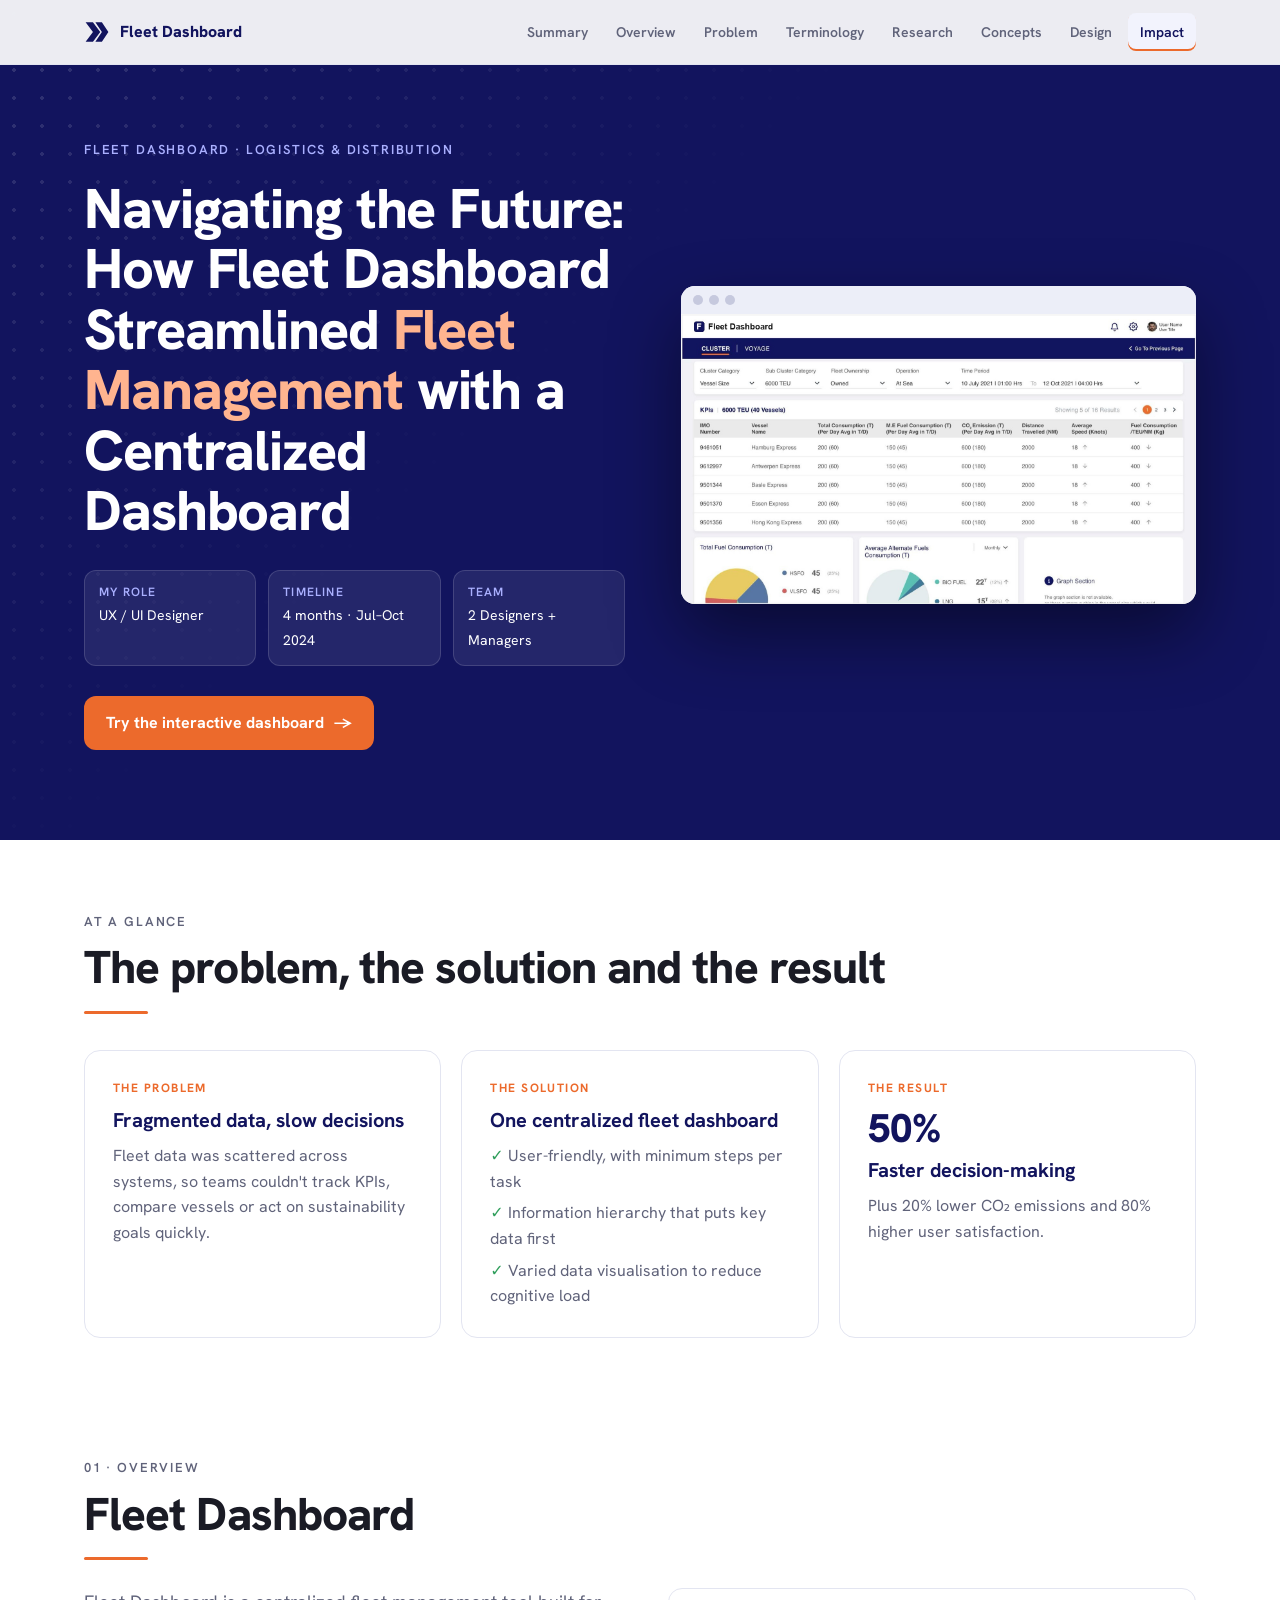
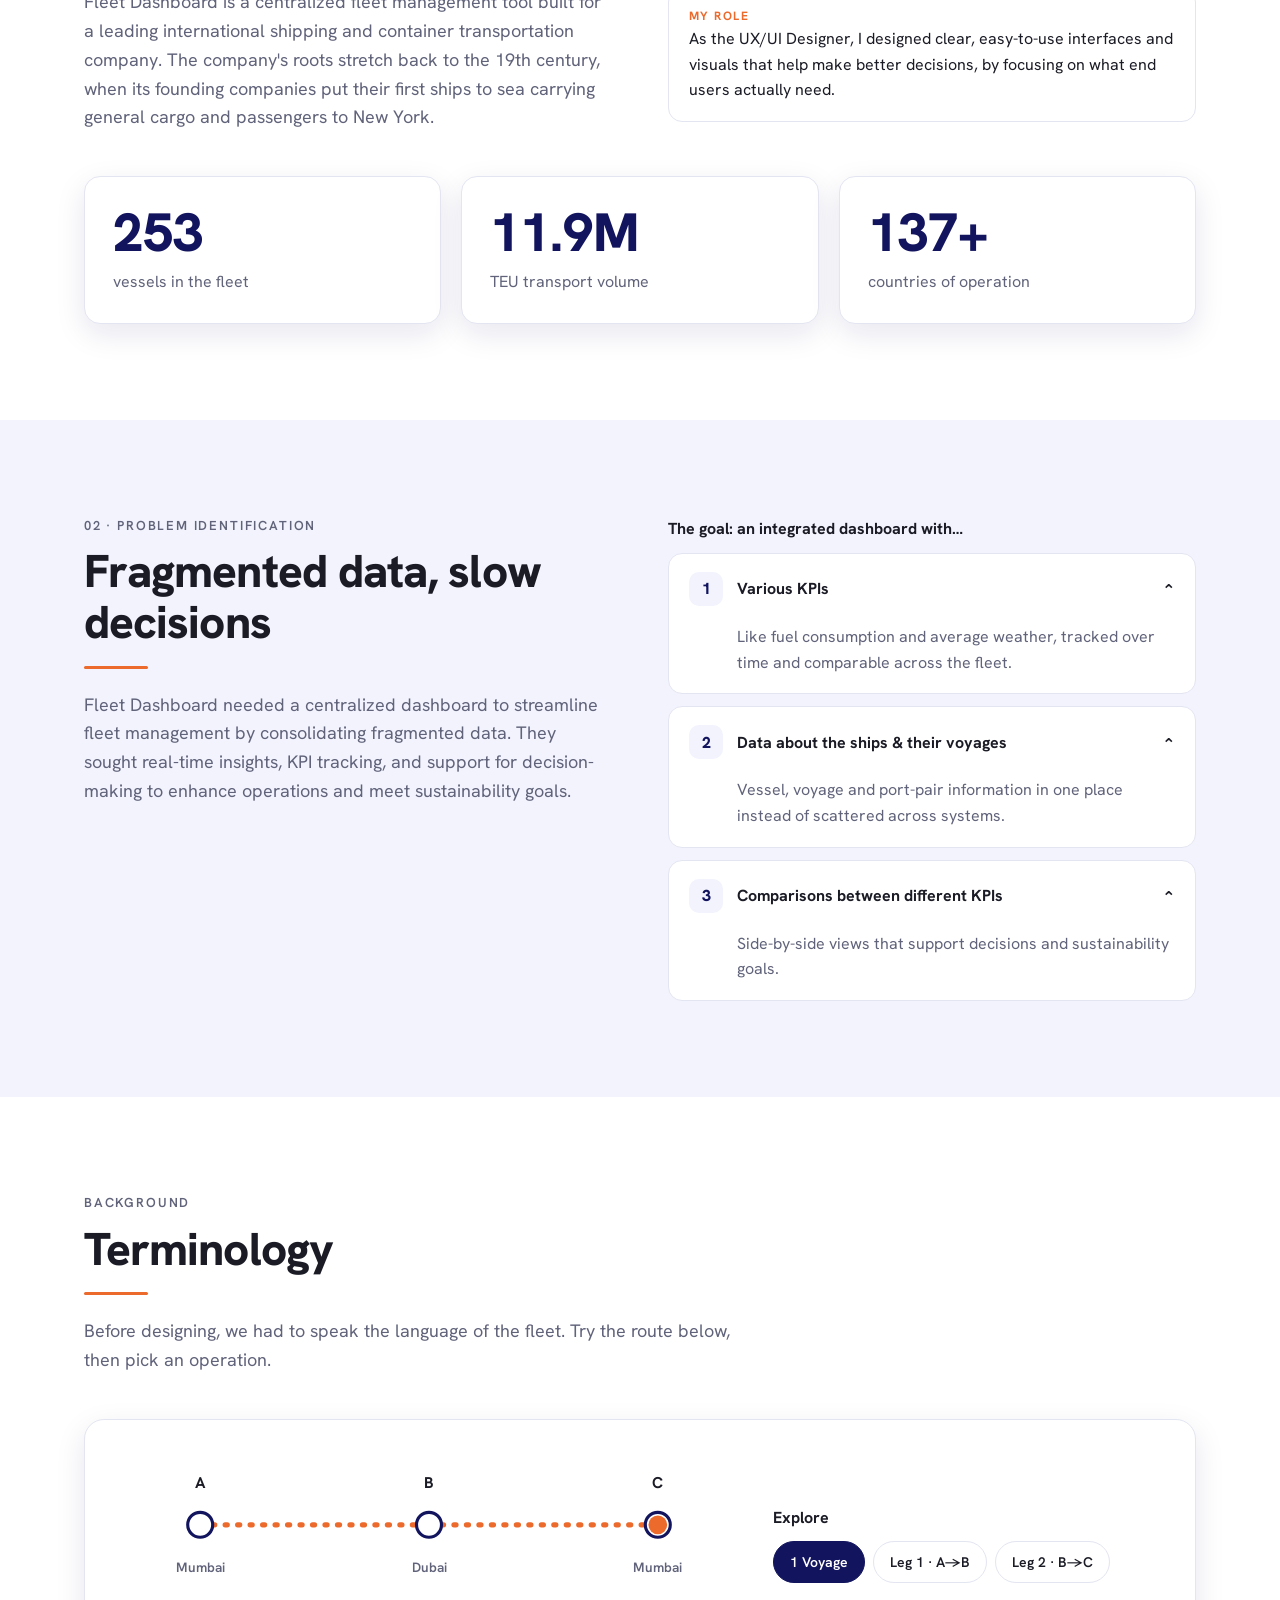
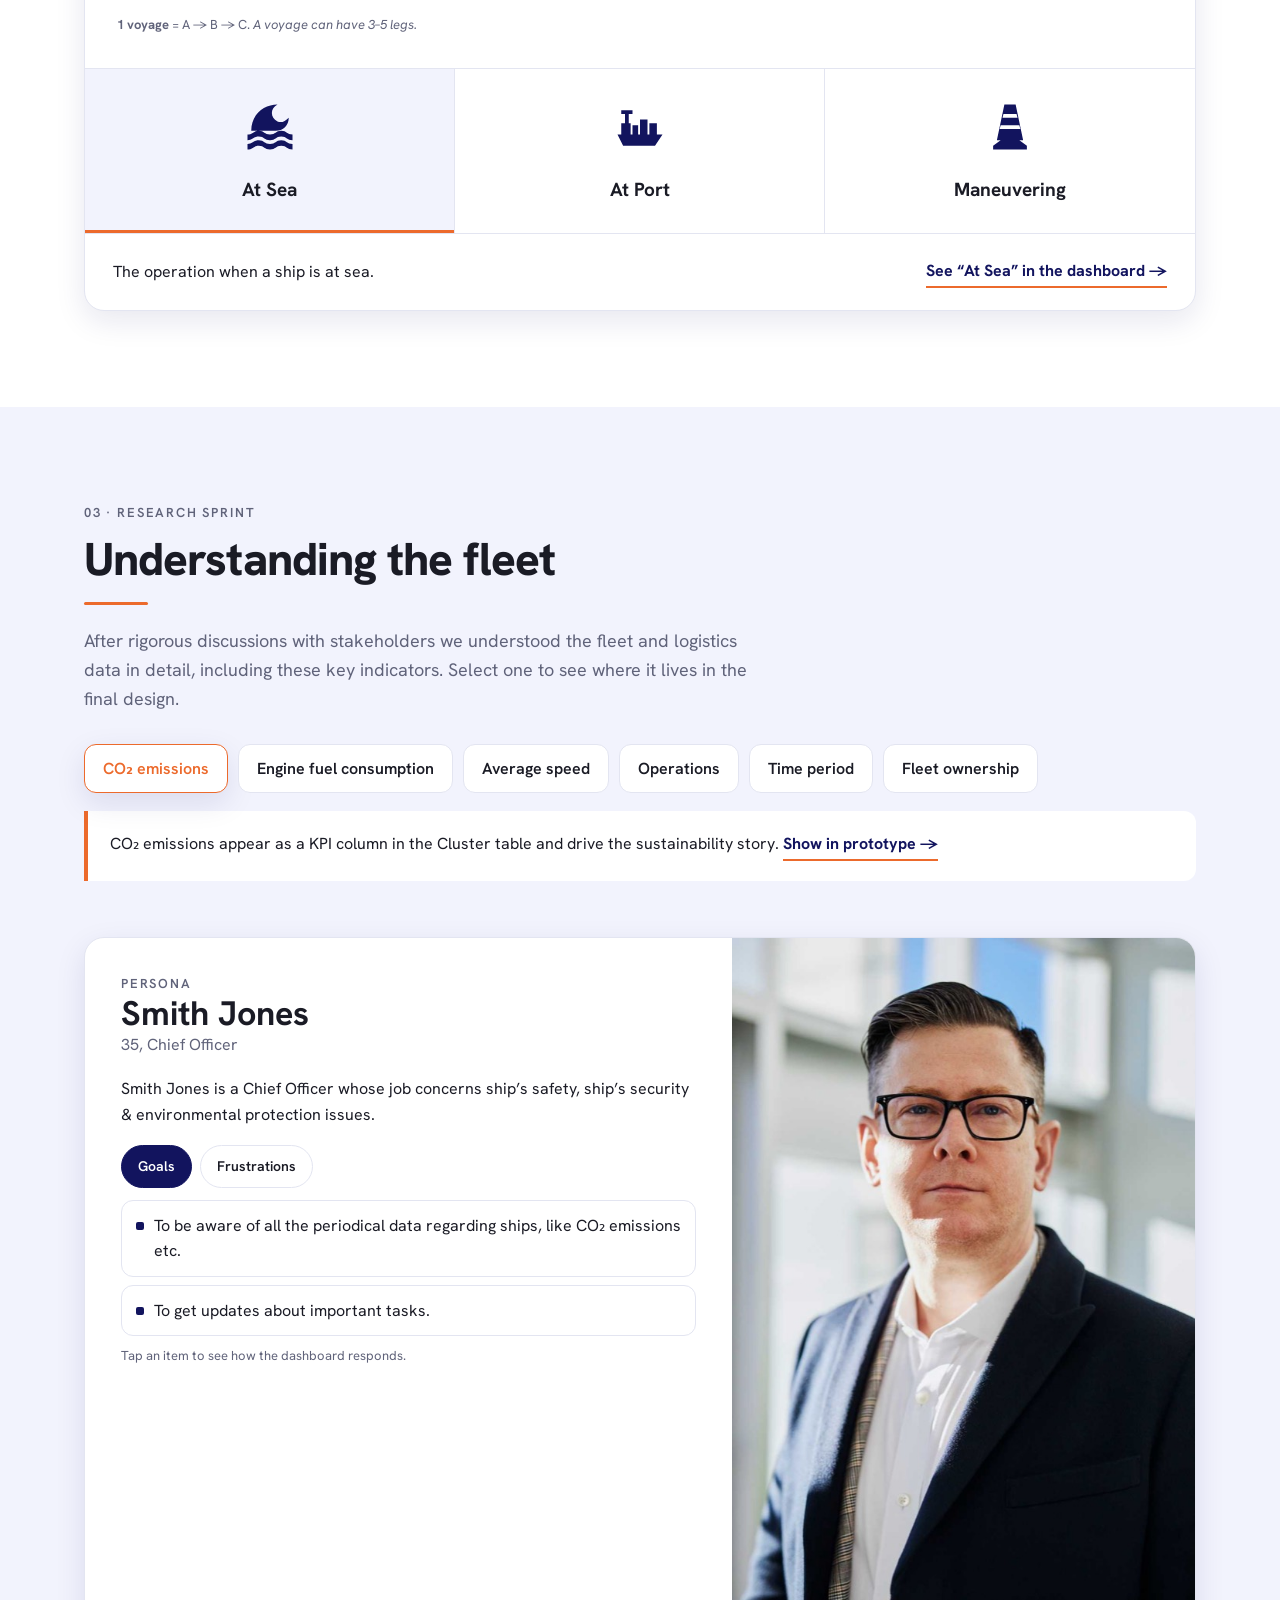
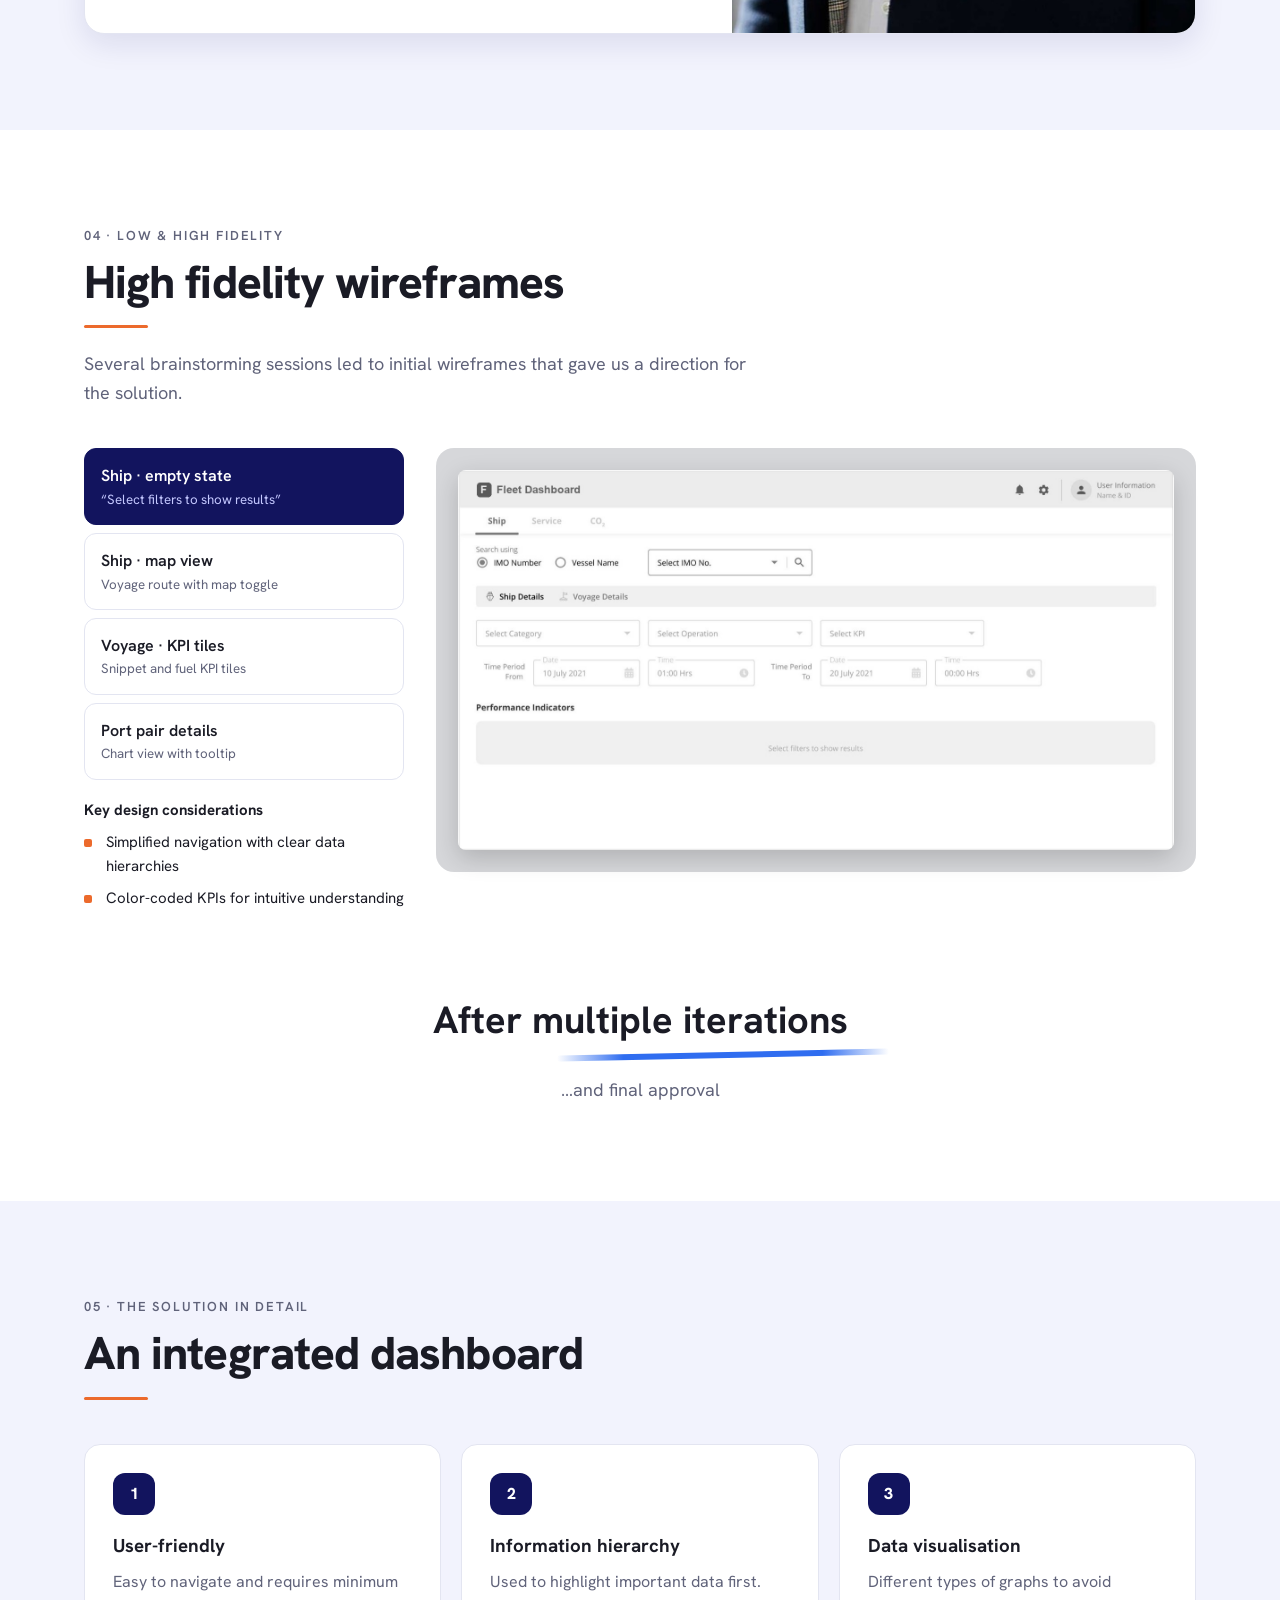
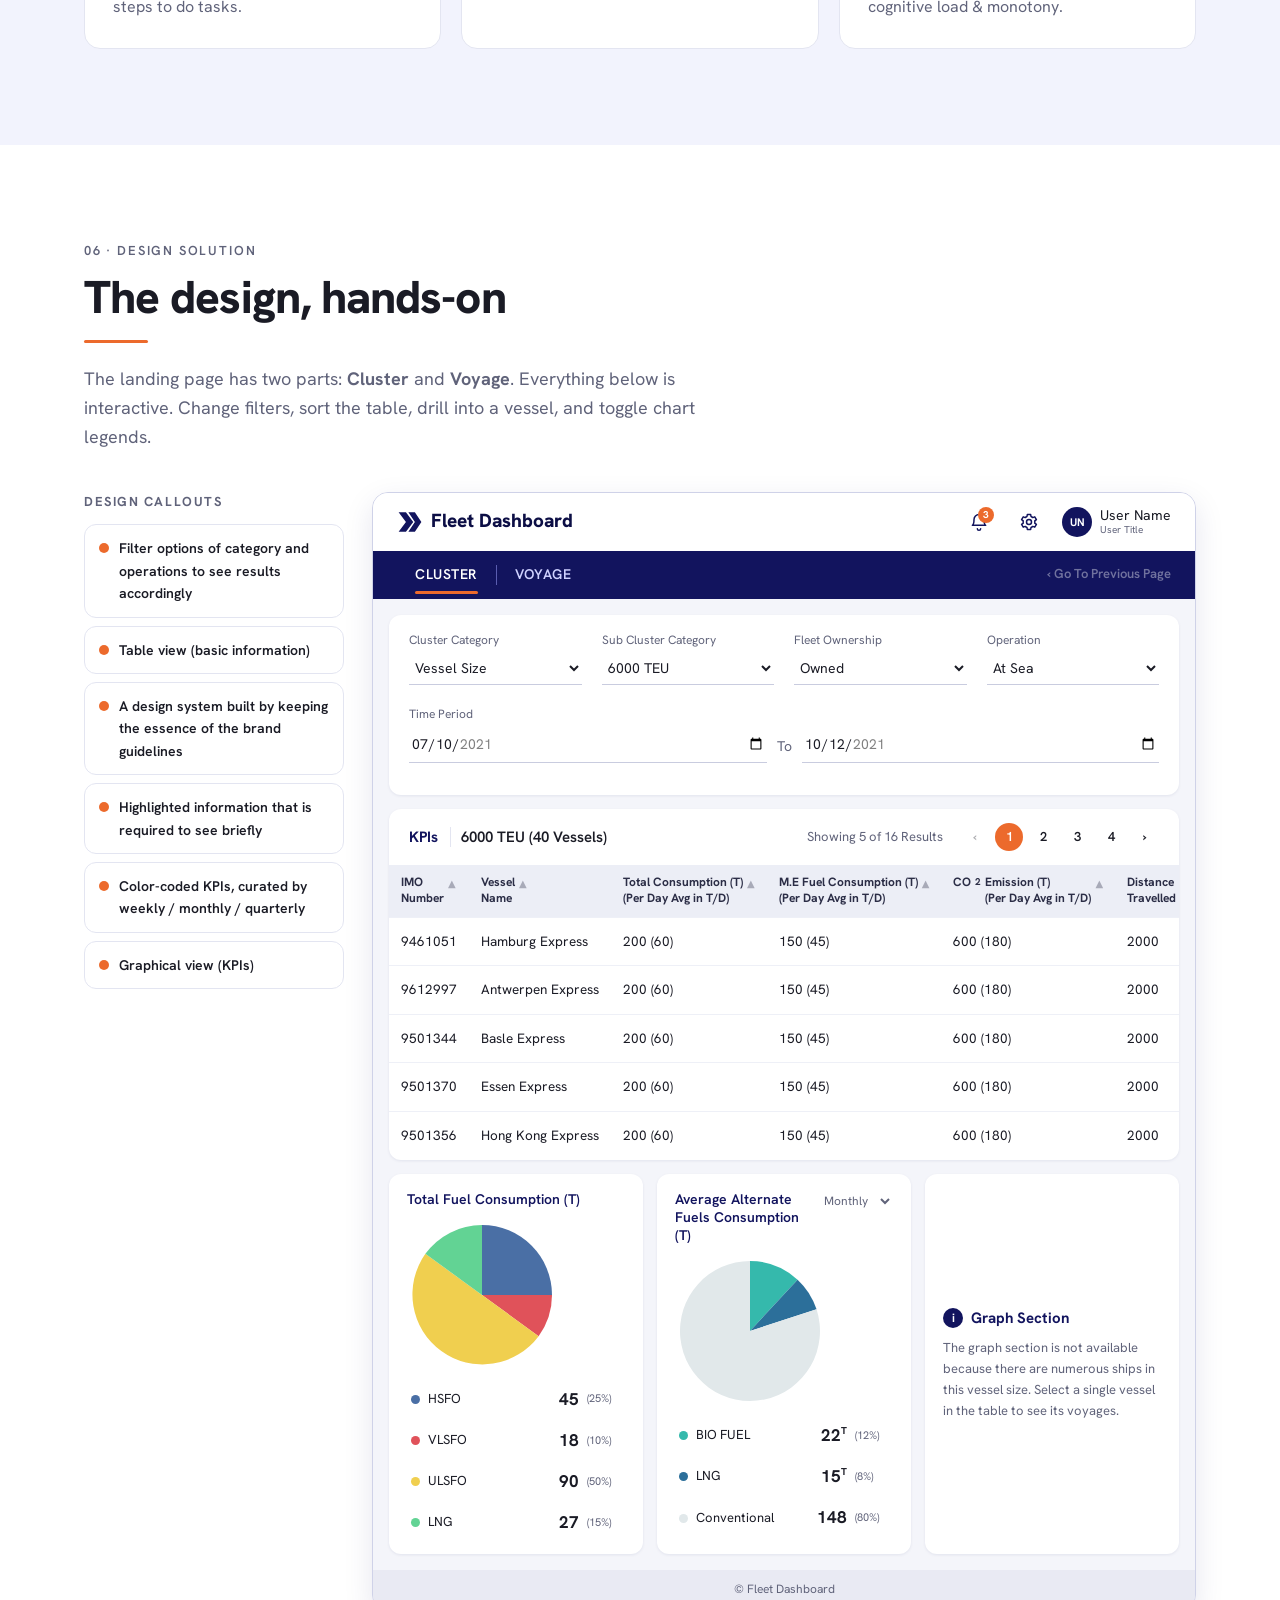
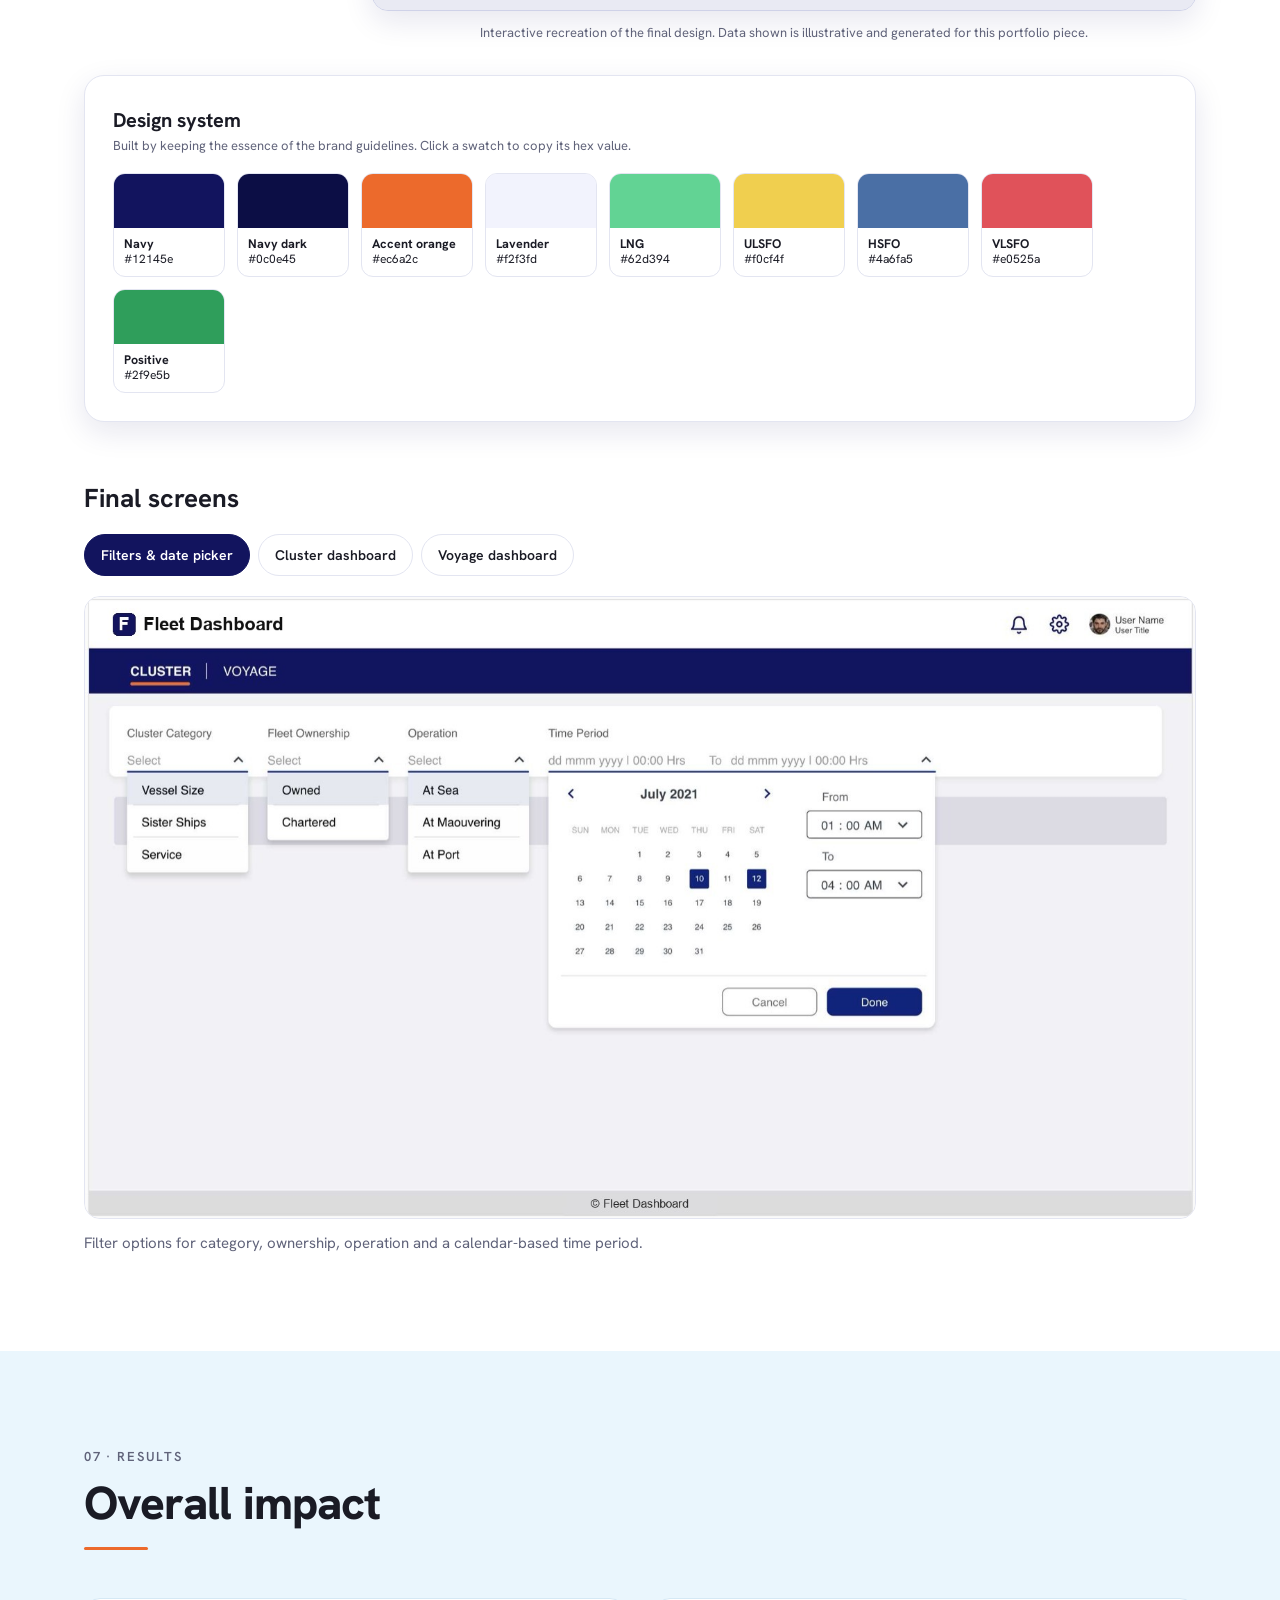
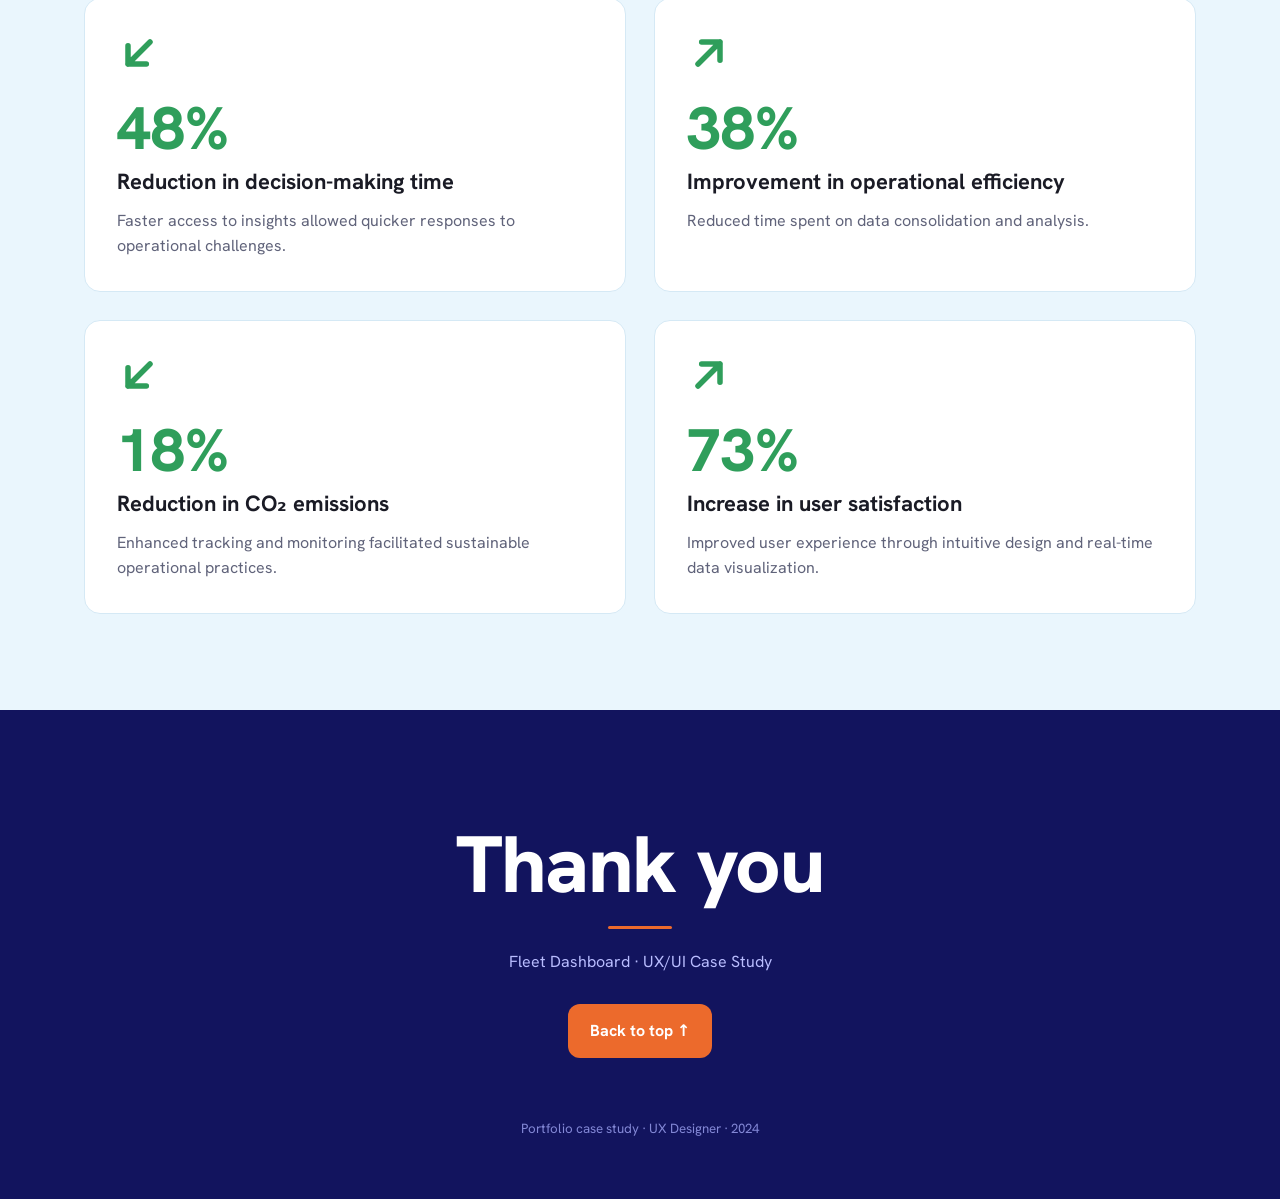
<file: fleetdashboard/index.html>
<!DOCTYPE html>
<html lang="en">
<head>
<meta charset="utf-8">
<meta name="viewport" content="width=device-width, initial-scale=1">
<title>Fleet Dashboard · UX/UI Case Study</title>
<link rel="icon" href="data:image/svg+xml,%3Csvg xmlns=%27http://www.w3.org/2000/svg%27 viewBox=%270 0 32 32%27%3E%3Crect width=%2732%27 height=%2732%27 rx=%276%27 fill=%27%2312145e%27/%3E%3Ctext x=%2716%27 y=%2723%27 font-size=%2720%27 font-weight=%27700%27 text-anchor=%27middle%27 fill=%27%23ec6a2c%27 font-family=%27Arial%27%3EF%3C/text%3E%3C/svg%3E"><meta name="description" content="Case study: how a centralized fleet dashboard streamlined fleet management.">
<link rel="preconnect" href="https://fonts.googleapis.com">
<link rel="preconnect" href="https://fonts.gstatic.com" crossorigin>
<link href="https://fonts.googleapis.com/css2?family=Hanken+Grotesk:wght@400;500;600;700;800&display=swap" rel="stylesheet">
<script>document.documentElement.classList.add('js');</script>
<style>
:root{
  --navy:#12145e; --navy-2:#0c0e45; --navy-3:#1d2080;
  --orange:#ec6a2c; --lav:#f2f3fd; --ink:#1a1b25; --muted:#60637a;
  --line:#e3e5f1; --green:#2f9e5b; --sky:#eaf6fd; --white:#fff;
  --lng:#62d394; --ulsfo:#f0cf4f; --hsfo:#4a6fa5; --vlsfo:#e0525a;
  --radius:16px; --shadow:0 10px 30px rgba(18,20,94,.10);
  --font:"Hanken Grotesk",-apple-system,"Segoe UI",system-ui,sans-serif;
}
*{box-sizing:border-box;margin:0;padding:0}
html{scroll-behavior:smooth;scroll-padding-top:72px}
body{font-family:var(--font);color:var(--ink);background:#fff;line-height:1.6;font-size:16px;-webkit-font-smoothing:antialiased}
img{max-width:100%;display:block}
button{font:inherit;color:inherit;cursor:pointer;background:none;border:0}
select,input{font:inherit;color:inherit}
a{color:inherit}
:focus-visible{outline:3px solid var(--orange);outline-offset:2px;border-radius:6px}
.wrap{max-width:1160px;margin:0 auto;padding:0 24px}
section{padding:96px 0;position:relative}
.kicker{font-size:13px;letter-spacing:.14em;text-transform:uppercase;color:var(--muted);font-weight:600}
h2{font-size:clamp(30px,4vw,46px);line-height:1.1;font-weight:800;letter-spacing:-.02em;margin:10px 0 0}
h2::after{content:"";display:block;width:64px;height:3px;background:var(--orange);margin-top:18px;border-radius:2px}
.lead{color:var(--muted);font-size:18px;max-width:680px;margin-top:22px}
.bg-lav{background:var(--lav)} .bg-sky{background:var(--sky)}

/* reveal */
.js .reveal{opacity:0;transform:translateY(24px);transition:opacity .7s ease,transform .7s ease}
.js .reveal.in{opacity:1;transform:none}

/* nav */
.nav{position:fixed;inset:0 0 auto 0;z-index:50;background:rgba(255,255,255,.92);backdrop-filter:blur(10px);border-bottom:1px solid var(--line)}
.nav .wrap{display:flex;align-items:center;justify-content:space-between;height:64px}
.brand{font-weight:800;display:flex;align-items:center;gap:10px;text-decoration:none;color:var(--navy)}
.brand svg{width:26px;height:26px}
.nav ul{display:flex;gap:4px;list-style:none}
.nav ul a{display:block;padding:8px 12px;border-radius:8px;text-decoration:none;font-size:14px;font-weight:600;color:var(--muted)}
.nav ul a:hover{color:var(--navy);background:var(--lav)}
.nav ul a.active{color:var(--navy);background:var(--lav);box-shadow:inset 0 -2px 0 var(--orange)}
.menu-btn{display:none;padding:8px 12px;border:1px solid var(--line);border-radius:8px;font-weight:600}
.progress{position:absolute;left:0;bottom:-1px;height:3px;width:0;background:var(--orange)}

/* hero */
.hero{background:var(--navy);color:#fff;padding:140px 0 90px;overflow:hidden;position:relative}
.hero::before{content:"";position:absolute;inset:0;background-image:radial-gradient(rgba(255,255,255,.14) 1.6px,transparent 1.8px);background-size:28px 28px;-webkit-mask-image:linear-gradient(135deg,#000 0,transparent 45%);mask-image:linear-gradient(135deg,#000 0,transparent 45%)}
.hero .wrap{position:relative;display:grid;grid-template-columns:1.05fr 1fr;gap:56px;align-items:center}
.hero .kicker{color:#aab0ff}
.hero h1{font-size:clamp(34px,4.6vw,56px);line-height:1.08;letter-spacing:-.02em;font-weight:800;margin:18px 0 28px}
.hero h1 em{font-style:normal;color:#ffb48f}
.meta{display:grid;grid-template-columns:repeat(3,1fr);gap:12px;margin-top:8px}
.meta div{background:rgba(255,255,255,.08);border:1px solid rgba(255,255,255,.14);border-radius:12px;padding:12px 14px}
.meta b{display:block;font-size:12px;letter-spacing:.1em;text-transform:uppercase;color:#aab0ff;font-weight:600}
.meta span{font-size:14px}
.cta{display:inline-flex;gap:10px;align-items:center;margin-top:30px;background:var(--orange);color:#fff;padding:14px 22px;border-radius:12px;font-weight:700;text-decoration:none;transition:transform .2s,box-shadow .2s}
.cta:hover{transform:translateY(-2px);box-shadow:0 10px 24px rgba(236,106,44,.4)}
.frame{border-radius:14px;background:#fff;box-shadow:0 30px 70px rgba(0,0,0,.45);overflow:hidden;transition:transform .2s ease-out;transform-style:preserve-3d}
.frame .bar{height:28px;background:#eceef8;display:flex;align-items:center;gap:6px;padding:0 12px}
.frame .bar i{width:10px;height:10px;border-radius:50%;background:#c6c9de}
.frame img{width:100%}

/* stats */
.stats{display:grid;grid-template-columns:repeat(3,1fr);gap:20px;margin-top:44px}
.stat{background:#fff;border:1px solid var(--line);border-radius:var(--radius);padding:28px;box-shadow:var(--shadow)}
.stat .num{font-size:clamp(36px,4.5vw,54px);font-weight:800;color:var(--navy);line-height:1}
.stat p{color:var(--muted);margin-top:10px}
.two{display:grid;grid-template-columns:1fr 1fr;gap:56px;align-items:start}
.facts{display:grid;gap:14px}
.fact{background:#fff;border:1px solid var(--line);border-radius:14px;padding:18px 20px}
.fact b{display:block;font-size:12px;letter-spacing:.12em;text-transform:uppercase;color:var(--orange)}

/* problem */
.reqs{display:grid;gap:12px;margin-top:6px}
.req{background:#fff;border:1px solid var(--line);border-radius:14px;overflow:hidden}
.req button{width:100%;display:flex;align-items:center;gap:14px;padding:18px 20px;text-align:left;font-weight:700}
.req .ic{flex:none;width:34px;height:34px;border-radius:10px;background:var(--lav);color:var(--navy);display:grid;place-items:center;font-weight:800}
.req .chev{margin-left:auto;transition:transform .25s}
.req[data-open="true"] .chev{transform:rotate(180deg)}
.req .body{display:none;padding:0 20px 18px 68px;color:var(--muted)}
.req[data-open="true"] .body{display:block}

/* terminology */
.card{background:#fff;border-radius:20px;box-shadow:var(--shadow);border:1px solid var(--line)}
.term{margin-top:44px;overflow:hidden}
.voy{padding:32px;display:grid;grid-template-columns:1.6fr 1fr;gap:32px;align-items:center;border-bottom:1px solid var(--line)}
.voy svg{width:100%;height:auto;overflow:visible}
.node circle{fill:#fff;stroke:var(--navy);stroke-width:3}
.node text{font-size:15px;font-weight:700;text-anchor:middle;fill:var(--ink)}
.node .l{font-size:13px;fill:var(--muted);font-weight:600}
.seg{stroke:#c9ccea;stroke-width:5;stroke-linecap:round;fill:none;transition:stroke .3s}
.seg.on{stroke:var(--orange);stroke-dasharray:2 10;animation:dash 1s linear infinite}
@keyframes dash{to{stroke-dashoffset:-24}}
#ship{transition:transform 1s cubic-bezier(.5,0,.3,1)}
.leg-ctl{display:grid;gap:10px}
.pills{display:flex;flex-wrap:wrap;gap:8px}
.pill{padding:9px 16px;border-radius:999px;border:1px solid var(--line);background:#fff;font-weight:600;font-size:14px;transition:all .2s}
.pill:hover{border-color:var(--navy)}
.pill[aria-pressed="true"],.pill[aria-selected="true"]{background:var(--navy);border-color:var(--navy);color:#fff}
.note{font-size:13px;color:var(--muted)}
.ops{display:grid;grid-template-columns:repeat(3,1fr)}
.op{padding:28px 20px;text-align:center;border-right:1px solid var(--line);transition:background .2s}
.op:last-child{border-right:0}
.op:hover{background:var(--lav)}
.op[aria-selected="true"]{background:var(--lav);box-shadow:inset 0 -3px 0 var(--orange)}
.op svg{width:60px;height:60px;fill:var(--navy);margin:0 auto 10px}
.op h3{font-size:19px}
.opdetail{padding:22px 28px;border-top:1px solid var(--line);display:flex;gap:18px;align-items:center;justify-content:space-between;flex-wrap:wrap}
.opdetail p{max-width:600px}
.link-btn{color:var(--navy);font-weight:700;border-bottom:2px solid var(--orange);padding:2px 0}

/* research */
.chips{display:flex;flex-wrap:wrap;gap:10px;margin-top:30px}
.chip{padding:11px 18px;border-radius:12px;background:#fff;border:1px solid var(--line);font-weight:600;transition:all .2s}
.chip:hover{transform:translateY(-2px);box-shadow:var(--shadow)}
.chip[aria-pressed="true"]{border-color:var(--orange);color:var(--orange);box-shadow:var(--shadow)}
.chipinfo{margin-top:18px;padding:18px 22px;background:#fff;border-left:4px solid var(--orange);border-radius:0 12px 12px 0;min-height:70px}
.persona{display:grid;grid-template-columns:1.4fr 1fr;margin-top:56px;overflow:hidden}
.persona .txt{padding:36px}
.persona h3{font-size:34px;line-height:1.1}
.persona .sub{color:var(--muted);margin-bottom:18px}
.persona img{width:100%;height:100%;object-fit:cover;min-height:360px}
.persona h4{margin:18px 0 6px;font-size:13px;letter-spacing:.12em;text-transform:uppercase;color:var(--muted)}
.tabs{display:flex;gap:8px;margin:18px 0 12px}
.plist{list-style:none;display:grid;gap:8px}
.plist button{width:100%;text-align:left;padding:12px 14px;border-radius:12px;border:1px solid var(--line);display:flex;gap:10px;transition:all .2s}
.plist button:hover{background:var(--lav)}
.plist .resp{display:none;margin-top:8px;font-size:14px;color:var(--green);font-weight:600}
.plist button[aria-expanded="true"]{background:var(--lav);border-color:var(--navy)}
.plist button[aria-expanded="true"] .resp{display:block}
.plist .mark{flex:none;width:8px;height:8px;border-radius:2px;background:var(--navy);margin-top:9px}

/* concepts */
.gallery{margin-top:40px;display:grid;grid-template-columns:320px 1fr;gap:32px;align-items:start}
.gtabs{display:grid;gap:8px}
.gtab{text-align:left;padding:14px 16px;border-radius:12px;border:1px solid var(--line);background:#fff;font-weight:600;transition:all .2s}
.gtab small{display:block;font-weight:400;color:var(--muted)}
.gtab[aria-selected="true"]{background:var(--navy);color:#fff;border-color:var(--navy)}
.gtab[aria-selected="true"] small{color:#c4c8ff}
.gview{background:#d6d7da;padding:22px;border-radius:18px}
.gview img{border-radius:8px;box-shadow:0 8px 24px rgba(0,0,0,.18);width:100%;animation:fade .4s}
@keyframes fade{from{opacity:0;transform:scale(.99)}to{opacity:1;transform:none}}
.considers{margin-top:18px;display:grid;gap:8px;list-style:none}
.considers li{padding-left:22px;position:relative;font-size:15px}
.considers li::before{content:"";position:absolute;left:0;top:9px;width:8px;height:8px;background:var(--orange);border-radius:2px}
.considers li.ch::before{display:none}
.iter{margin-top:80px;text-align:center}
.iter h3{font-size:clamp(26px,3.5vw,38px);position:relative;display:inline-block}
.iter h3::after{content:"";position:absolute;left:30%;right:-10%;bottom:-8px;height:6px;background:linear-gradient(90deg,transparent,#2f6df0 20%,#2f6df0 80%,transparent);border-radius:6px;transform:rotate(-1.2deg)}
.iter p{margin-top:26px;color:var(--muted);font-size:18px}

/* solution */
.pillars{display:grid;grid-template-columns:repeat(3,1fr);gap:20px;margin-top:44px}
.pillar{background:#fff;border:1px solid var(--line);border-radius:var(--radius);padding:28px;transition:transform .25s,box-shadow .25s}
.pillar:hover{transform:translateY(-6px);box-shadow:var(--shadow)}
.pillar .n{width:42px;height:42px;border-radius:12px;background:var(--navy);color:#fff;display:grid;place-items:center;font-weight:800;margin-bottom:16px}

/* tl;dr summary */
.tldr{display:grid;grid-template-columns:repeat(3,1fr);gap:20px;margin-top:36px}
.tl{background:#fff;border:1px solid var(--line);border-radius:var(--radius);padding:28px}
.tl b{display:block;font-size:12px;letter-spacing:.12em;text-transform:uppercase;color:var(--orange);margin-bottom:10px}
.tl h3{font-size:20px;line-height:1.25;color:var(--navy)}
.tl p{color:var(--muted);margin-top:10px}
.tl ul{list-style:none;margin-top:10px;display:grid;gap:6px;color:var(--muted)}
.tl li::before{content:"✓ ";color:var(--green);font-weight:700}
.tl .big{font-size:40px;font-weight:800;color:var(--navy);line-height:1}

/* design / prototype */
.design-grid{display:grid;grid-template-columns:260px 1fr;gap:28px;margin-top:40px;align-items:start}
.design-grid>*{min-width:0}
.annots{position:sticky;top:84px;display:grid;gap:8px}
.annots h4{font-size:13px;letter-spacing:.12em;text-transform:uppercase;color:var(--muted);margin-bottom:4px}
.annot{display:flex;gap:10px;text-align:left;padding:12px 14px;border-radius:12px;background:#fff;border:1px solid var(--line);font-size:14px;font-weight:600;transition:all .2s}
.annot i{flex:none;width:10px;height:10px;border-radius:50%;background:var(--orange);margin-top:6px}
.annot:hover{border-color:var(--orange);transform:translateX(4px)}
.proto{border-radius:16px;overflow:hidden;border:1px solid #cfd2e8;background:#f4f5fa;box-shadow:var(--shadow);font-size:14px}
.p-head{background:#fff;display:flex;align-items:center;justify-content:space-between;padding:12px 24px}
.p-logo{display:flex;align-items:center;gap:8px;font-weight:800;font-size:19px;color:var(--navy-2)}
.p-logo svg{width:26px;height:26px}
.p-right{display:flex;align-items:center;gap:16px;position:relative}
.icon-btn{width:34px;height:34px;display:grid;place-items:center;border-radius:50%;position:relative}
.icon-btn:hover{background:var(--lav)}
.icon-btn svg{width:20px;height:20px;stroke:var(--navy);fill:none;stroke-width:1.8;stroke-linecap:round;stroke-linejoin:round}
.badge{position:absolute;top:2px;right:2px;min-width:16px;height:16px;border-radius:8px;background:var(--orange);color:#fff;font-size:10px;font-weight:700;display:grid;place-items:center}
.user{display:flex;gap:8px;align-items:center;line-height:1.1}
.user .av{width:30px;height:30px;border-radius:50%;background:var(--navy);color:#fff;display:grid;place-items:center;font-size:11px;font-weight:700}
.user small{display:block;font-size:10px;color:var(--muted)}
.pop{position:absolute;right:0;top:44px;width:300px;background:#fff;border:1px solid var(--line);border-radius:12px;box-shadow:var(--shadow);padding:10px;display:none;z-index:5}
.pop.open{display:block}
.pop h5{padding:6px 8px;font-size:13px}
.pop li{list-style:none;padding:8px;border-radius:8px;font-size:13px;display:flex;gap:8px}
.pop li:hover{background:var(--lav)}
.pop li b{color:var(--orange)}
.p-tabs{background:var(--navy);display:flex;align-items:center;padding:0 24px;height:48px}
.p-tab{color:#cfd1ff;font-weight:600;letter-spacing:.04em;padding:14px 18px;position:relative;font-size:14px}
.p-tab[aria-selected="true"]{color:#fff}
.p-tab[aria-selected="true"]::after{content:"";position:absolute;left:18px;right:18px;bottom:6px;height:3px;background:var(--orange);border-radius:2px}
.p-sep{width:1px;height:20px;background:#5a5db0}
.p-back{margin-left:auto;color:#fff;font-weight:600;font-size:13px;opacity:1}
.p-back[disabled]{opacity:.4;cursor:default}
.p-body{padding:16px;display:grid;grid-template-columns:minmax(0,1fr);gap:14px}
.panel[hidden]{display:none}
.panel{display:grid;grid-template-columns:minmax(0,1fr);gap:14px}
.pc{background:#fff;border-radius:12px;box-shadow:0 1px 3px rgba(18,20,94,.08)}
.filters{display:flex;flex-wrap:wrap;gap:20px;padding:16px 20px;align-items:flex-end}
.field{display:grid;gap:2px;min-width:min(130px,100%);flex:1}
.field label{font-size:12px;color:var(--muted)}
.field select,.field input{border:0;border-bottom:1px solid #c9ccdf;padding:6px 2px;background:transparent;font-size:14px;width:100%;border-radius:0}
.field select:focus,.field input:focus{border-bottom-color:var(--orange);outline:0}
.field.wide{flex:2;min-width:min(260px,100%)}
.dates{display:flex;gap:10px;align-items:flex-end}
.dates span{color:var(--muted);padding-bottom:6px}
.radio{display:flex;gap:14px;padding:6px 0}
.radio label{display:flex;gap:6px;align-items:center;font-size:14px;color:var(--ink)}
.err{color:#c8323c;font-size:12px;min-height:16px;padding:0 20px 8px}
.t-head{display:flex;justify-content:space-between;align-items:center;padding:14px 20px;gap:12px;flex-wrap:wrap}
.t-head h4{color:var(--navy);font-size:15px}
.t-head h4 span{color:var(--ink);font-weight:600;margin-left:8px;padding-left:10px;border-left:1px solid var(--line)}
.pager{display:flex;gap:6px;align-items:center;color:var(--muted);font-size:13px}
.pager button{width:28px;height:28px;border-radius:50%;font-weight:600;color:var(--ink)}
.pager button:hover:not([disabled]){background:var(--lav)}
.pager button[aria-current="page"]{background:var(--orange);color:#fff}
.pager button[disabled]{opacity:.35;cursor:default}
.tscroll{overflow-x:auto}
table{width:100%;border-collapse:collapse;min-width:760px}
th{background:#eceef6;text-align:left;font-size:12px;font-weight:700;padding:10px 12px;line-height:1.3;white-space:nowrap;color:#2b2d46}
th button{font-weight:700;font-size:12px;text-align:left;display:flex;gap:4px;align-items:flex-start;line-height:1.3}
th button:hover{color:var(--orange)}
th .s{opacity:.35;font-size:10px;margin-top:2px}
th[aria-sort="ascending"] .s,th[aria-sort="descending"] .s{opacity:1;color:var(--orange)}
td{padding:13px 12px;border-top:1px solid #eef0f7;font-size:13.5px;white-space:nowrap}
tbody tr{transition:background .15s}
tbody tr.click{cursor:pointer}
tbody tr.click:hover{background:#f6f7ff}
.up{color:var(--green)} .dn{color:#c8323c}
.arrow{font-size:12px;margin-left:4px}
.row-go{opacity:0;color:var(--orange);font-weight:700;font-size:12px;transition:opacity .15s}
tr:hover .row-go,tr:focus-visible .row-go{opacity:1}
.cgrid{display:grid;grid-template-columns:repeat(3,1fr);gap:14px}
.chart{padding:16px 18px;min-width:0}
.chart header{display:flex;justify-content:space-between;align-items:flex-start;gap:8px}
.chart h4{font-size:14px;color:var(--navy);font-weight:600;line-height:1.3}
.chart select{border:0;background:transparent;font-size:12px;color:var(--muted);cursor:pointer;padding:2px}
.legend{display:flex;flex-wrap:wrap;gap:4px 10px;margin:8px 0 2px;justify-content:flex-end}
.legend button{display:flex;gap:5px;align-items:center;font-size:11.5px;color:var(--ink);padding:2px 4px;border-radius:6px}
.legend button i{width:9px;height:9px;border-radius:50%;background:var(--c)}
.legend button[aria-pressed="false"]{opacity:.35;text-decoration:line-through}
.pie-wrap{display:flex;gap:14px;align-items:center;margin-top:12px;flex-wrap:wrap}
.pie-wrap svg{width:150px;height:150px;flex:none;overflow:visible}
.slice{transition:transform .2s;cursor:pointer}
.slice.on{transform:translate(var(--dx),var(--dy))}
.pl{display:grid;gap:10px;flex:1;min-width:130px}
.pl div{display:flex;gap:8px;align-items:center;font-size:13px;padding:2px 4px;border-radius:6px}
.pl div.on{background:var(--lav)}
.pl i{width:9px;height:9px;border-radius:50%;background:var(--c)}
.pl b{font-size:17px;margin-left:auto}
.pl small{color:var(--muted);font-size:11px;min-width:34px}
.empty-card{display:flex;flex-direction:column;justify-content:center;gap:8px;color:var(--muted);font-size:13px}
.empty-card b{display:flex;gap:8px;align-items:center;color:var(--navy);font-size:15px}
.empty-card b::before{content:"i";width:20px;height:20px;border-radius:50%;background:var(--navy);color:#fff;display:grid;place-items:center;font-size:12px}
.plot svg{width:100%;height:auto;display:block;overflow:visible}
.plot .grid{stroke:#e8eaf4;stroke-dasharray:3 4}
.plot .ax{font-size:10.5px;fill:#80839c}
.plot .avg{stroke:#9a9db5;stroke-dasharray:4 3}
.plot .hit{fill:transparent}
.plot .col:hover .hit{fill:rgba(18,20,94,.06)}
.plot .dot{fill:#fff;stroke-width:2;transition:r .15s}
.plot .dot:hover{r:6}
.dates-row{display:grid;grid-template-columns:repeat(3,1fr);gap:14px}
.dcard{padding:14px 18px;text-align:center}
.dcard small{display:flex;justify-content:center;gap:6px;align-items:center;color:var(--muted);font-size:12px}
.dcard b{font-size:15px;display:block;margin-top:4px;color:var(--muted)}
.dcard.hl{box-shadow:0 8px 24px rgba(18,20,94,.18);transform:translateY(-4px);border:1px solid var(--line)}
.dcard.hl b{color:var(--ink);font-size:17px}
.kpis{display:grid;grid-template-columns:repeat(4,1fr);gap:14px}
.kpi{padding:14px 18px}
.kpi small{color:var(--muted);font-size:12px}
.kpi b{display:block;font-size:24px;color:var(--navy);line-height:1.2}
.pulse{animation:pulse 1.8s ease 1}
@keyframes pulse{0%{box-shadow:0 0 0 0 rgba(236,106,44,.0);outline:3px solid var(--orange);outline-offset:3px}60%{box-shadow:0 0 0 14px rgba(236,106,44,.2);outline:3px solid var(--orange);outline-offset:3px}100%{box-shadow:0 0 0 22px rgba(236,106,44,0);outline:3px solid transparent;outline-offset:3px}}
.proto-note{font-size:13px;color:var(--muted);margin-top:12px;text-align:center}
#tip{position:fixed;z-index:200;pointer-events:none;background:#fff;border:1px solid var(--line);box-shadow:0 10px 30px rgba(18,20,94,.2);border-radius:10px;padding:10px 12px;font-size:12px;display:none;min-width:150px}
#tip b{display:block;margin-bottom:4px;color:var(--navy)}
#tip div{display:flex;gap:6px;align-items:center;justify-content:space-between}
#tip i{width:8px;height:8px;border-radius:50%;display:inline-block;margin-right:6px}
.ds{margin-top:32px;padding:28px}
.ds h3{font-size:20px}
.swatches{display:flex;flex-wrap:wrap;gap:12px;margin-top:16px}
.sw{width:112px;text-align:left;border:1px solid var(--line);border-radius:12px;overflow:hidden;background:#fff;transition:transform .2s}
.sw:hover{transform:translateY(-4px)}
.sw i{display:block;height:54px;background:var(--c)}
.sw span{display:block;padding:8px 10px;font-size:12px;line-height:1.3}
.sw b{display:block;font-size:12.5px}
.finals{margin-top:56px}
.fview{margin-top:20px;border-radius:16px;border:1px solid var(--line);background:#fff;overflow:hidden}
.fview.tall{max-height:640px;overflow-y:auto}
.fview img{width:100%;animation:fade .4s}
.cap{margin-top:12px;color:var(--muted);font-size:15px}

/* impact */
.impact{display:grid;grid-template-columns:1fr 1fr;gap:28px;margin-top:48px}
.imp{background:#fff;border-radius:var(--radius);padding:32px;border:1px solid #d5e9f5;transition:transform .25s,box-shadow .25s}
.imp:hover{transform:translateY(-6px);box-shadow:var(--shadow)}
.imp svg{width:44px;height:44px;stroke:var(--green);fill:none;stroke-width:3;stroke-linecap:round;stroke-linejoin:round}
.imp .big{font-size:clamp(40px,5vw,60px);font-weight:800;color:var(--green);line-height:1;margin-top:16px}
.imp h3{font-size:22px;margin-top:6px}
.imp p{color:var(--muted);margin-top:8px}

/* footer */
.thanks{background:var(--navy);color:#fff;text-align:center;padding:100px 0 60px}
.thanks h2{font-size:clamp(40px,7vw,80px)}
.thanks h2::after{margin:18px auto 0}
.thanks p{color:#b9bdff;margin-top:20px}
.thanks small{display:block;margin-top:60px;color:#8388d6}
#toast{position:fixed;left:50%;bottom:28px;transform:translate(-50%,40px);background:var(--navy);color:#fff;padding:10px 18px;border-radius:10px;font-size:14px;opacity:0;transition:all .3s;z-index:300;pointer-events:none}
#toast.show{opacity:1;transform:translate(-50%,0)}

@media (max-width:1000px){
  .hero .wrap,.two,.persona,.gallery,.design-grid,.voy{grid-template-columns:minmax(0,1fr)}
  .annots{position:static;grid-template-columns:repeat(2,1fr)}
  .annots h4{grid-column:1/-1}
  .cgrid{grid-template-columns:1fr 1fr}
  .stats,.pillars,.tldr{grid-template-columns:1fr}
  .kpis{grid-template-columns:1fr 1fr}
  .nav ul{display:none;position:absolute;top:64px;left:0;right:0;background:#fff;flex-direction:column;padding:10px 20px;border-bottom:1px solid var(--line)}
  .nav ul.open{display:flex}
  .menu-btn{display:block}
  .gtabs{grid-template-columns:1fr 1fr}
}
@media (max-width:640px){
  section{padding:70px 0}
  .impact,.ops,.cgrid,.dates-row{grid-template-columns:1fr}
  .op{border-right:0;border-bottom:1px solid var(--line)}
  .meta{grid-template-columns:1fr}
  .user div{display:none}
  .annots{grid-template-columns:1fr}
  .gtabs{grid-template-columns:1fr}
}
@media (prefers-reduced-motion:reduce){
  *{animation:none!important;transition:none!important}
  html{scroll-behavior:auto}
  .js .reveal{opacity:1;transform:none}
}
</style>
</head>
<body>

<svg width="0" height="0" style="position:absolute" aria-hidden="true">
  <symbol id="hl-mark" viewBox="0 0 32 32"><path fill="currentColor" d="M2 4h9l9 12-9 12H2l9-12zM14 4h8l8 12-8 12h-8l8-12z"/></symbol>
</svg>

<header class="nav">
  <div class="wrap">
    <a class="brand" href="#top" aria-label="Back to top"><svg style="color:var(--navy)"><use href="#hl-mark"/></svg> Fleet Dashboard</a>
    <button class="menu-btn" id="menuBtn" aria-expanded="false" aria-controls="navList">Menu</button>
    <ul id="navList">
      <li><a href="#summary">Summary</a></li>
      <li><a href="#overview">Overview</a></li>
      <li><a href="#problem">Problem</a></li>
      <li><a href="#terminology">Terminology</a></li>
      <li><a href="#research">Research</a></li>
      <li><a href="#concepts">Concepts</a></li>
      <li><a href="#design">Design</a></li>
      <li><a href="#impact">Impact</a></li>
    </ul>
  </div>
  <div class="progress" id="progress"></div>
</header>

<main id="top">
<!-- HERO -->
<div class="hero">
  <div class="wrap">
    <div>
      <div class="kicker">Fleet Dashboard · Logistics &amp; Distribution</div>
      <h1>Navigating the Future: How Fleet Dashboard Streamlined <em>Fleet Management</em> with a Centralized Dashboard</h1>
      <div class="meta">
        <div><b>My role</b><span>UX / UI Designer</span></div>
        <div><b>Timeline</b><span>4 months · Jul–Oct 2024</span></div>
        <div><b>Team</b><span>2 Designers + Managers</span></div>
      </div>
      <a class="cta" href="#design">Try the interactive dashboard <span aria-hidden="true">→</span></a>
    </div>
    <div class="frame" id="heroFrame">
      <div class="bar"><i></i><i></i><i></i></div>
      <img src="assets/web/cluster.jpg" alt="Final Cluster dashboard design with filters, KPI table and fuel consumption charts">
    </div>
  </div>
</div>

<!-- TL;DR -->
<section id="summary" style="padding:72px 0 24px">
  <div class="wrap">
    <div class="kicker">At a glance</div>
    <h2>The problem, the solution and the result</h2>
    <div class="tldr">
      <div class="tl reveal"><b>The problem</b><h3>Fragmented data, slow decisions</h3><p>Fleet data was scattered across systems, so teams couldn't track KPIs, compare vessels or act on sustainability goals quickly.</p></div>
      <div class="tl reveal"><b>The solution</b><h3>One centralized fleet dashboard</h3><ul><li>User-friendly, with minimum steps per task</li><li>Information hierarchy that puts key data first</li><li>Varied data visualisation to reduce cognitive load</li></ul></div>
      <div class="tl reveal"><b>The result</b><div class="big"><span data-count="50">0</span>%</div><h3 style="margin-top:10px">Faster decision-making</h3><p>Plus 20% lower CO₂ emissions and 80% higher user satisfaction.</p></div>
    </div>
  </div>
</section>

<!-- OVERVIEW -->
<section id="overview">
  <div class="wrap">
    <div class="kicker">01 · Overview</div>
    <h2>Fleet Dashboard</h2>
    <div class="two reveal" style="margin-top:28px">
      <p class="lead" style="margin-top:0">Fleet Dashboard is a centralized fleet management tool built for a leading international shipping and container transportation company. The company's roots stretch back to the 19th century, when its founding companies put their first ships to sea carrying general cargo and passengers to New York.</p>
      <div class="facts">
        <div class="fact"><b>My role</b>As the UX/UI Designer, I designed clear, easy-to-use interfaces and visuals that help make better decisions, by focusing on what end users actually need.</div>
      </div>
    </div>
    <div class="stats">
      <div class="stat reveal"><div class="num"><span data-count="253">0</span></div><p>vessels in the fleet</p></div>
      <div class="stat reveal"><div class="num"><span data-count="11.9" data-dec="1">0</span>M</div><p>TEU transport volume</p></div>
      <div class="stat reveal"><div class="num"><span data-count="137">0</span>+</div><p>countries of operation</p></div>
    </div>
  </div>
</section>

<!-- PROBLEM -->
<section id="problem" class="bg-lav">
  <div class="wrap two">
    <div class="reveal">
      <div class="kicker">02 · Problem identification</div>
      <h2>Fragmented data, slow decisions</h2>
      <p class="lead">Fleet Dashboard needed a centralized dashboard to streamline fleet management by consolidating fragmented data. They sought real-time insights, KPI tracking, and support for decision-making to enhance operations and meet sustainability goals.</p>
    </div>
    <div class="reveal">
      <p style="font-weight:700;margin-bottom:12px">The goal: an integrated dashboard with…</p>
      <div class="reqs" id="reqs">
        <div class="req" data-open="true"><button aria-expanded="true"><span class="ic">1</span>Various KPIs<span class="chev">⌄</span></button><div class="body">Like fuel consumption and average weather, tracked over time and comparable across the fleet.</div></div>
        <div class="req" data-open="true"><button aria-expanded="true"><span class="ic">2</span>Data about the ships &amp; their voyages<span class="chev">⌄</span></button><div class="body">Vessel, voyage and port-pair information in one place instead of scattered across systems.</div></div>
        <div class="req" data-open="true"><button aria-expanded="true"><span class="ic">3</span>Comparisons between different KPIs<span class="chev">⌄</span></button><div class="body">Side-by-side views that support decisions and sustainability goals.</div></div>
      </div>
    </div>
  </div>
</section>

<!-- TERMINOLOGY -->
<section id="terminology">
  <div class="wrap">
    <div class="kicker">Background</div>
    <h2>Terminology</h2>
    <p class="lead">Before designing, we had to speak the language of the fleet. Try the route below, then pick an operation.</p>
    <div class="card term reveal">
      <div class="voy">
        <div>
          <svg viewBox="0 0 600 150" role="img" aria-label="Voyage route Mumbai to Dubai to Mumbai">
            <path id="seg1" class="seg" d="M80 70 L300 70"/>
            <path id="seg2" class="seg" d="M300 70 L520 70"/>
            <g class="node"><circle cx="80" cy="70" r="12"/><text x="80" y="35">A</text><text class="l" x="80" y="115">Mumbai</text></g>
            <g class="node"><circle cx="300" cy="70" r="12"/><text x="300" y="35">B</text><text class="l" x="300" y="115">Dubai</text></g>
            <g class="node"><circle cx="520" cy="70" r="12"/><text x="520" y="35">C</text><text class="l" x="520" y="115">Mumbai</text></g>
            <g id="ship" style="transform:translate(80px,70px)"><circle r="9" fill="#ec6a2c"/><path d="M-4 0h8M0 -4v8" stroke="#fff" stroke-width="0" /></g>
          </svg>
          <p class="note" id="legNote">1 voyage = A → B → C. <em>A voyage can have 3–5 legs.</em></p>
        </div>
        <div class="leg-ctl">
          <b>Explore</b>
          <div class="pills" role="group" aria-label="Voyage selection">
            <button class="pill" data-leg="all" aria-pressed="true">1 Voyage</button>
            <button class="pill" data-leg="1" aria-pressed="false">Leg 1 · A→B</button>
            <button class="pill" data-leg="2" aria-pressed="false">Leg 2 · B→C</button>
          </div>
        </div>
      </div>
      <div class="ops" role="tablist" aria-label="Ship operations">
        <button class="op" role="tab" aria-selected="true" data-op="At Sea">
          <svg viewBox="0 0 64 64" aria-hidden="true"><path d="M8 40c6 0 6-4 12-4s6 4 12 4 6-4 12-4 6 4 12 4v6c-6 0-6-4-12-4s-6 4-12 4-6-4-12-4-6 4-12 4zm0 10c6 0 6-4 12-4s6 4 12 4 6-4 12-4 6 4 12 4v6c-6 0-6-4-12-4s-6 4-12 4-6-4-12-4-6 4-12 4zM12 36C12 18 26 8 40 8c-8 4-8 14 0 18 4 2 8 0 12-4 0 8-6 14-14 14z"/></svg>
          <h3>At Sea</h3>
        </button>
        <button class="op" role="tab" aria-selected="false" data-op="At Port">
          <svg viewBox="0 0 64 64" aria-hidden="true"><path d="M8 40h48l-8 12H14zM12 28h10v12H12zM24 30h6v10h-6zM32 24h8v16h-8zM42 28h8v12h-8zM16 14h4v14h-4zM12 14h12v4H12z"/></svg>
          <h3>At Port</h3>
        </button>
        <button class="op" role="tab" aria-selected="false" data-op="At Maneuvering">
          <svg viewBox="0 0 64 64" aria-hidden="true"><path d="M26 8h12l8 38H18zM22 46h20l8 6v4H14v-4zM24 22h16l-1-4H25zM21 34h22l-1-4H22z" fill-rule="evenodd"/></svg>
          <h3>Maneuvering</h3>
        </button>
      </div>
      <div class="opdetail">
        <p id="opText"></p>
        <button class="link-btn" id="opTry">See “<span id="opName"></span>” in the dashboard →</button>
      </div>
    </div>
  </div>
</section>

<!-- RESEARCH -->
<section id="research" class="bg-lav">
  <div class="wrap">
    <div class="kicker">03 · Research sprint</div>
    <h2>Understanding the fleet</h2>
    <p class="lead">After rigorous discussions with stakeholders we understood the fleet and logistics data in detail, including these key indicators. Select one to see where it lives in the final design.</p>
    <div class="chips" id="chips">
      <button class="chip" aria-pressed="true" data-k="co2">CO₂ emissions</button>
      <button class="chip" aria-pressed="false" data-k="fuel">Engine fuel consumption</button>
      <button class="chip" aria-pressed="false" data-k="speed">Average speed</button>
      <button class="chip" aria-pressed="false" data-k="ops">Operations</button>
      <button class="chip" aria-pressed="false" data-k="time">Time period</button>
      <button class="chip" aria-pressed="false" data-k="own">Fleet ownership</button>
    </div>
    <div class="chipinfo" id="chipInfo" aria-live="polite"></div>

    <div class="card persona reveal">
      <div class="txt">
        <div class="kicker">Persona</div>
        <h3>Smith Jones</h3>
        <div class="sub">35, Chief Officer</div>
        <p>Smith Jones is a Chief Officer whose job concerns ship’s safety, ship’s security &amp; environmental protection issues.</p>
        <div class="tabs" role="tablist">
          <button class="pill" role="tab" aria-selected="true" data-p="goals">Goals</button>
          <button class="pill" role="tab" aria-selected="false" data-p="frus">Frustrations</button>
        </div>
        <ul class="plist" id="plist"></ul>
        <p class="note" style="margin-top:10px">Tap an item to see how the dashboard responds.</p>
      </div>
      <img src="assets/web/persona.jpg" alt="Portrait of persona Smith Jones, Chief Officer" loading="lazy">
    </div>
  </div>
</section>

<!-- CONCEPTS -->
<section id="concepts">
  <div class="wrap">
    <div class="kicker">04 · Low &amp; high fidelity</div>
    <h2>High fidelity wireframes</h2>
    <p class="lead">Several brainstorming sessions led to initial wireframes that gave us a direction for the solution.</p>
    <div class="gallery reveal">
      <div>
        <div class="gtabs" role="tablist" aria-label="Wireframes" id="gtabs"></div>
        <ul class="considers" id="considers"></ul>
      </div>
      <div class="gview"><img id="gimg" src="" alt="" loading="lazy"></div>
    </div>
    <div class="iter reveal">
      <h3>After multiple iterations</h3>
      <p>…and final approval</p>
    </div>
  </div>
</section>

<!-- SOLUTION -->
<section id="solution" class="bg-lav">
  <div class="wrap">
    <div class="kicker">05 · The solution in detail</div>
    <h2>An integrated dashboard</h2>
    <div class="pillars">
      <div class="pillar reveal"><div class="n">1</div><h3>User-friendly</h3><p style="color:var(--muted);margin-top:8px">Easy to navigate and requires minimum steps to do tasks.</p></div>
      <div class="pillar reveal"><div class="n">2</div><h3>Information hierarchy</h3><p style="color:var(--muted);margin-top:8px">Used to highlight important data first.</p></div>
      <div class="pillar reveal"><div class="n">3</div><h3>Data visualisation</h3><p style="color:var(--muted);margin-top:8px">Different types of graphs to avoid cognitive load &amp; monotony.</p></div>
    </div>
  </div>
</section>

<!-- DESIGN -->
<section id="design">
  <div class="wrap">
    <div class="kicker">06 · Design solution</div>
    <h2>The design, hands-on</h2>
    <p class="lead">The landing page has two parts: <b>Cluster</b> and <b>Voyage</b>. Everything below is interactive. Change filters, sort the table, drill into a vessel, and toggle chart legends.</p>

    <div class="design-grid">
      <aside class="annots" aria-label="Design callouts">
        <h4>Design callouts</h4>
        <button class="annot" data-a="filters"><i></i>Filter options of category and operations to see results accordingly</button>
        <button class="annot" data-a="table"><i></i>Table view (basic information)</button>
        <button class="annot" data-a="system"><i></i>A design system built by keeping the essence of the brand guidelines</button>
        <button class="annot" data-a="dates"><i></i>Highlighted information that is required to see briefly</button>
        <button class="annot" data-a="kpis"><i></i>Color-coded KPIs, curated by weekly / monthly / quarterly</button>
        <button class="annot" data-a="graphs"><i></i>Graphical view (KPIs)</button>
      </aside>

      <div>
        <div class="proto" id="proto">
          <div class="p-head">
            <div class="p-logo"><svg style="color:var(--navy)"><use href="#hl-mark"/></svg>Fleet Dashboard</div>
            <div class="p-right">
              <button class="icon-btn" id="bell" aria-label="Notifications" aria-expanded="false">
                <svg viewBox="0 0 24 24"><path d="M6 9a6 6 0 1112 0c0 6 2 7 2 7H4s2-1 2-7zM10 20a2 2 0 004 0"/></svg><span class="badge">3</span>
              </button>
              <button class="icon-btn" aria-label="Settings"><svg viewBox="0 0 24 24"><circle cx="12" cy="12" r="3"/><path d="M19 12a7 7 0 00-.1-1.3l2-1.5-2-3.4-2.3.9a7 7 0 00-2.2-1.3L14 3h-4l-.4 2.4a7 7 0 00-2.2 1.3l-2.3-.9-2 3.4 2 1.5A7 7 0 005 12c0 .4 0 .9.1 1.3l-2 1.5 2 3.4 2.3-.9a7 7 0 002.2 1.3L10 21h4l.4-2.4a7 7 0 002.2-1.3l2.3.9 2-3.4-2-1.5c.1-.4.1-.9.1-1.3z"/></svg></button>
              <div class="user"><span class="av">UN</span><div>User Name<small>User Title</small></div></div>
              <div class="pop" id="pop" role="dialog" aria-label="Notifications">
                <h5>Alerts</h5>
                <ul>
                  <li><b>●</b> Dry dock due: Hamburg Express (21 Jun 2021)</li>
                  <li><b>●</b> Hull cleaning completed: 14 Jul 2021</li>
                  <li><b>●</b> Propeller polish scheduled: 08 Aug 2021</li>
                </ul>
              </div>
            </div>
          </div>
          <div class="p-tabs" role="tablist">
            <button class="p-tab" role="tab" id="tabCluster" aria-selected="true" aria-controls="panelCluster">CLUSTER</button>
            <span class="p-sep"></span>
            <button class="p-tab" role="tab" id="tabVoyage" aria-selected="false" aria-controls="panelVoyage">VOYAGE</button>
            <button class="p-back" id="back" disabled>‹ Go To Previous Page</button>
          </div>

          <div class="p-body">
            <!-- CLUSTER -->
            <div class="panel" id="panelCluster" role="tabpanel" aria-labelledby="tabCluster">
              <div class="pc" id="cFilters">
                <div class="filters">
                  <div class="field"><label for="cCat">Cluster Category</label><select id="cCat"></select></div>
                  <div class="field"><label for="cSub">Sub Cluster Category</label><select id="cSub"></select></div>
                  <div class="field" id="fOwn"><label for="cOwn">Fleet Ownership</label><select id="cOwn"></select></div>
                  <div class="field" id="fOp"><label for="cOp">Operation</label><select id="cOp"></select></div>
                  <div class="field wide" id="fTime"><label>Time Period</label>
                    <div class="dates"><input type="date" id="cFrom" aria-label="From date" min="2021-01-01" max="2021-12-31"><span>To</span><input type="date" id="cTo" aria-label="To date" min="2021-01-01" max="2021-12-31"></div>
                  </div>
                </div>
                <div class="err" id="cErr" role="alert"></div>
              </div>

              <div class="pc" id="cTable">
                <div class="t-head">
                  <h4>KPIs <span id="cTitle"></span></h4>
                  <div class="pager" id="cPager"></div>
                </div>
                <div class="tscroll"><table id="cTbl"><thead></thead><tbody></tbody></table></div>
              </div>

              <div class="cgrid" id="cCharts">
                <div class="pc chart"><header><h4>Total Fuel Consumption (T)</h4></header><div class="pie-wrap" id="pie1"></div></div>
                <div class="pc chart"><header><h4>Average Alternate Fuels Consumption (T)</h4>
                  <select id="altP" aria-label="Period"><option>Weekly</option><option selected>Monthly</option><option>Quarterly</option></select></header>
                  <div class="pie-wrap" id="pie2"></div></div>
                <div class="pc chart empty-card"><b>Graph Section</b><span id="gNote"></span></div>
              </div>
            </div>

            <!-- VOYAGE -->
            <div class="panel" id="panelVoyage" role="tabpanel" aria-labelledby="tabVoyage" hidden>
              <div class="pc" id="vFilters">
                <div class="filters">
                  <div class="field"><label>Search using</label>
                    <div class="radio"><label><input type="radio" name="vmode" value="imo" checked> IMO number</label><label><input type="radio" name="vmode" value="name"> Vessel Name</label></div></div>
                  <div class="field"><label for="vVessel" id="vVesselL">IMO number</label><select id="vVessel"></select></div>
                  <div class="field"><label for="vVoyage">Voyage ID(s)</label><select id="vVoyage"></select></div>
                </div>
              </div>

              <div class="kpis" id="vKpis"></div>

              <div class="pc" id="vTable">
                <div class="t-head"><h4>KPIs <span id="vTitle"></span></h4><span class="note" id="vCount"></span></div>
                <div class="tscroll"><table id="vTbl"><thead>
                  <tr><th>Sl. No.</th><th>Port Pair</th><th>Time Period</th><th>Total Fuel Consumption (T)<br>(Avg in T/D)</th><th>Distance<br>Travelled (NM)</th><th>Average<br>Speed (Knots)</th><th>Cargo<br>Weight</th><th>Total TEU<br>Onboard</th></tr>
                </thead><tbody></tbody></table></div>
              </div>

              <div class="dates-row" id="vDates">
                <div class="pc dcard hl"><small>◷ Last date</small><b>Dry Dock<br>21 JUN 2021</b></div>
                <div class="pc dcard"><small>◷ Last date</small><b>Hull Cleaning<br>14 JUL 2021</b></div>
                <div class="pc dcard"><small>◷ Last date</small><b>Propeller Polish<br>08 AUG 2021</b></div>
              </div>

              <div class="cgrid" id="vCharts" style="grid-template-columns:1fr 1fr"></div>
            </div>
          </div>
          <div style="text-align:center;padding:10px;background:#e9eaf3;font-size:12px;color:var(--muted)">© Fleet Dashboard</div>
        </div>
        <p class="proto-note">Interactive recreation of the final design. Data shown is illustrative and generated for this portfolio piece.</p>
      </div>
    </div>

    <div class="card ds reveal" id="dsPanel">
      <h3>Design system</h3>
      <p class="note">Built by keeping the essence of the brand guidelines. Click a swatch to copy its hex value.</p>
      <div class="swatches" id="swatches"></div>
    </div>

    <div class="finals reveal">
      <h3 style="font-size:26px">Final screens</h3>
      <div class="pills" style="margin-top:14px" id="ftabs" role="tablist">
        <button class="pill" role="tab" aria-selected="true" data-f="filters">Filters &amp; date picker</button>
        <button class="pill" role="tab" aria-selected="false" data-f="cluster">Cluster dashboard</button>
        <button class="pill" role="tab" aria-selected="false" data-f="solution">Voyage dashboard</button>
      </div>
      <div class="fview" id="fview"><img id="fimg" src="assets/web/filters.jpg" alt="" loading="lazy"></div>
      <p class="cap" id="fcap"></p>
    </div>
  </div>
</section>

<!-- IMPACT -->
<section id="impact" class="bg-sky">
  <div class="wrap">
    <div class="kicker">07 · Results</div>
    <h2>Overall impact</h2>
    <div class="impact">
      <div class="imp reveal"><svg viewBox="0 0 24 24"><path d="M18 6L6 18M6 8v10h10"/></svg><div class="big"><span data-count="50">0</span>%</div><h3>Reduction in decision-making time</h3><p>Faster access to insights allowed quicker responses to operational challenges.</p></div>
      <div class="imp reveal"><svg viewBox="0 0 24 24"><path d="M6 18L18 6M8 6h10v10"/></svg><div class="big"><span data-count="40">0</span>%</div><h3>Improvement in operational efficiency</h3><p>Reduced time spent on data consolidation and analysis.</p></div>
      <div class="imp reveal"><svg viewBox="0 0 24 24"><path d="M18 6L6 18M6 8v10h10"/></svg><div class="big"><span data-count="20">0</span>%</div><h3>Reduction in CO₂ emissions</h3><p>Enhanced tracking and monitoring facilitated sustainable operational practices.</p></div>
      <div class="imp reveal"><svg viewBox="0 0 24 24"><path d="M6 18L18 6M8 6h10v10"/></svg><div class="big"><span data-count="80">0</span>%</div><h3>Increase in user satisfaction</h3><p>Improved user experience through intuitive design and real-time data visualization.</p></div>
    </div>
  </div>
</section>

<div class="thanks">
  <div class="wrap reveal">
    <h2>Thank you</h2>
    <p>Fleet Dashboard · UX/UI Case Study</p>
    <a class="cta" href="#top">Back to top ↑</a>
    <small>Portfolio case study · UX Designer · 2024</small>
  </div>
</div>
</main>

<div id="tip" role="tooltip"></div>
<div id="toast" role="status" aria-live="polite"></div>

<script>
(function(){
'use strict';
const $=(s,r=document)=>r.querySelector(s), $$=(s,r=document)=>Array.from(r.querySelectorAll(s));
const reduce=window.matchMedia('(prefers-reduced-motion: reduce)').matches;

/* ---------- utilities ---------- */
function hash(str){let h=2166136261;for(let i=0;i<str.length;i++){h^=str.charCodeAt(i);h=Math.imul(h,16777619)}return h>>>0}
function rng(seed){let s=(seed>>>0)||1;return function(){s=(Math.imul(s,1664525)+1013904223)>>>0;return s/4294967296}}
function fillSel(el,opts,val){el.innerHTML=opts.map(o=>{const v=typeof o==='string'?o:o.value,l=typeof o==='string'?o:o.label;return '<option value="'+v+'"'+(v===val?' selected':'')+'>'+l+'</option>'}).join('')}
function toast(msg){const t=$('#toast');t.textContent=msg;t.classList.add('show');clearTimeout(toast.t);toast.t=setTimeout(()=>t.classList.remove('show'),1800)}
const tip=$('#tip');
function showTip(html,e){tip.innerHTML=html;tip.style.display='block';const w=tip.offsetWidth,h=tip.offsetHeight;let x=e.clientX+14,y=e.clientY+14;if(x+w>innerWidth-8)x=e.clientX-w-14;if(y+h>innerHeight-8)y=e.clientY-h-14;tip.style.left=Math.max(8,x)+'px';tip.style.top=Math.max(8,y)+'px'}
function hideTip(){tip.style.display='none'}

/* ---------- nav, progress, menu ---------- */
const menuBtn=$('#menuBtn'),navList=$('#navList');
menuBtn.addEventListener('click',()=>{const o=navList.classList.toggle('open');menuBtn.setAttribute('aria-expanded',o)});
navList.addEventListener('click',e=>{if(e.target.tagName==='A'){navList.classList.remove('open');menuBtn.setAttribute('aria-expanded','false')}});
const prog=$('#progress');
function onScroll(){const h=document.documentElement.scrollHeight-innerHeight;prog.style.width=(h>0?scrollY/h*100:0)+'%'}
addEventListener('scroll',onScroll,{passive:true});onScroll();

/* scroll spy */
const links=$$('#navList a');
const secs=links.map(a=>$(a.getAttribute('href'))).filter(Boolean);
if('IntersectionObserver' in window){
  const spy=new IntersectionObserver(es=>{es.forEach(en=>{if(en.isIntersecting){links.forEach(a=>a.classList.toggle('active',a.getAttribute('href')==='#'+en.target.id))}})},{rootMargin:'-45% 0px -50% 0px'});
  secs.forEach(s=>spy.observe(s));
}

/* reveal + count-up */
function countUp(el){
  const target=parseFloat(el.dataset.count),dec=parseInt(el.dataset.dec||'0',10);
  if(reduce){el.textContent=target.toFixed(dec);return}
  const t0=performance.now(),dur=1400;
  (function step(t){const p=Math.min(1,(t-t0)/dur),eased=1-Math.pow(1-p,3);el.textContent=(target*eased).toFixed(dec);if(p<1)requestAnimationFrame(step)})(t0);
}
if('IntersectionObserver' in window){
  const io=new IntersectionObserver(es=>{es.forEach(en=>{if(en.isIntersecting){en.target.classList.add('in');$$('[data-count]',en.target).forEach(countUp);io.unobserve(en.target)}})},{threshold:.01});
  $$('.reveal').forEach(el=>io.observe(el));
}else{
  $$('.reveal').forEach(el=>el.classList.add('in'));$$('[data-count]').forEach(countUp);
}
/* count-ups outside .reveal containers (overview stats are inside .stat.reveal so ok) */

/* hero tilt */
const hf=$('#heroFrame');
if(hf&&!reduce&&matchMedia('(hover:hover)').matches){
  hf.parentElement.addEventListener('mousemove',e=>{const r=hf.getBoundingClientRect(),x=(e.clientX-r.left)/r.width-.5,y=(e.clientY-r.top)/r.height-.5;hf.style.transform='perspective(900px) rotateY('+(x*8)+'deg) rotateX('+(-y*8)+'deg)'});
  hf.parentElement.addEventListener('mouseleave',()=>{hf.style.transform=''});
}

/* ---------- problem accordion ---------- */
$$('#reqs .req button').forEach(b=>b.addEventListener('click',()=>{const r=b.parentElement,o=r.dataset.open!=='true';r.dataset.open=o;b.setAttribute('aria-expanded',o)}));

/* ---------- terminology ---------- */
const ship=$('#ship'),seg1=$('#seg1'),seg2=$('#seg2'),legNote=$('#legNote');
let shipTimer;
function moveShip(x){ship.style.transform='translate('+x+'px,70px)'}
function setLeg(k){
  clearTimeout(shipTimer);
  $$('[data-leg]').forEach(b=>b.setAttribute('aria-pressed',b.dataset.leg===k));
  seg1.classList.toggle('on',k==='all'||k==='1');seg2.classList.toggle('on',k==='all'||k==='2');
  if(k==='1'){moveShip(80);setTimeout(()=>moveShip(300),30);legNote.innerHTML='<b>Leg 1:</b> Mumbai → Dubai. A leg connects two consecutive ports.'}
  else if(k==='2'){moveShip(300);setTimeout(()=>moveShip(520),30);legNote.innerHTML='<b>Leg 2:</b> Dubai → Mumbai.'}
  else{moveShip(80);setTimeout(()=>moveShip(300),30);shipTimer=setTimeout(()=>moveShip(520),1100);legNote.innerHTML='<b>1 voyage</b> = A → B → C. <em>A voyage can have 3–5 legs.</em>'}
}
$$('[data-leg]').forEach(b=>b.addEventListener('click',()=>setLeg(b.dataset.leg)));
setLeg('all');

const OPS={
  'At Sea':'The operation when a ship is at sea.',
  'At Port':'The operation when a ship is at port.',
  'At Maneuvering':'When a ship is arriving, departing a port or crossing canals & traffic zones.'
};
let curOp='At Sea';
function setOp(o){curOp=o;$$('.op').forEach(b=>b.setAttribute('aria-selected',b.dataset.op===o));$('#opText').textContent=OPS[o];$('#opName').textContent=o==='At Maneuvering'?'Maneuvering':o}
$$('.op').forEach(b=>b.addEventListener('click',()=>setOp(b.dataset.op)));
setOp('At Sea');
$('#opTry').addEventListener('click',()=>{C.op=curOp;showTab('cluster');syncCluster();renderCluster();$('#proto').scrollIntoView({behavior:reduce?'auto':'smooth',block:'start'});setTimeout(()=>pulse('#fOp'),500)});

/* ---------- research chips ---------- */
const CHIPS={
  co2:{t:'CO₂ emissions appear as a KPI column in the Cluster table and drive the sustainability story.',sel:'th[data-col="co2"]',tab:'cluster'},
  fuel:{t:'Total and main-engine fuel consumption are in the Cluster table, with fuel breakups by type in the charts.',sel:'th[data-col="tot"]',tab:'cluster'},
  speed:{t:'Average speed is tracked per vessel and per port pair, with trend arrows for quick scanning.',sel:'th[data-col="spd"]',tab:'cluster'},
  ops:{t:'Operation (At Sea, At Port, Maneuvering) is a primary filter so the same KPIs can be read in context.',sel:'#fOp',tab:'cluster'},
  time:{t:'A flexible time period filter, plus weekly / monthly / quarterly chart views for curated data.',sel:'#fTime',tab:'cluster'},
  own:{t:'Fleet ownership (Owned / Chartered) is a filter alongside cluster category.',sel:'#fOwn',tab:'cluster'}
};
function setChip(k){
  $$('#chips .chip').forEach(c=>c.setAttribute('aria-pressed',c.dataset.k===k));
  const c=CHIPS[k];
  $('#chipInfo').innerHTML=c.t+' <button class="link-btn" id="chipGo">Show in prototype →</button>';
  $('#chipGo').addEventListener('click',()=>{goProto(c.tab,c.sel)});
}
$$('#chips .chip').forEach(c=>c.addEventListener('click',()=>setChip(c.dataset.k)));
setChip('co2');

/* ---------- persona ---------- */
const PERSONA={
  goals:[
    ['To be aware of all the periodical data regarding ships, like CO₂ emissions etc.','Color-coded KPIs, curated by weekly / monthly / quarterly preference.'],
    ['To get updates about important tasks.','Highlighted “last date” cards (dry dock, hull cleaning, propeller polish) and a notification bell.']
  ],
  frus:[
    ['Unable to keep track of data for ships, vessels & voyages.','One dashboard with Cluster → Voyage drill-down and consistent filters.'],
    ['Missing important alerts or unaware of urgent tasks that might need tending.','Alerts in the header and key dates promoted in the information hierarchy.']
  ]
};
function renderPersona(k){
  $$('[data-p]').forEach(b=>b.setAttribute('aria-selected',b.dataset.p===k));
  $('#plist').innerHTML=PERSONA[k].map((p,i)=>'<li><button aria-expanded="false" data-i="'+i+'"><span class="mark"></span><span>'+p[0]+'<span class="resp">→ '+p[1]+'</span></span></button></li>').join('');
}
$('#plist').addEventListener('click',e=>{const b=e.target.closest('button');if(!b)return;const o=b.getAttribute('aria-expanded')==='true';b.setAttribute('aria-expanded',!o)});
$$('[data-p]').forEach(b=>b.addEventListener('click',()=>renderPersona(b.dataset.p)));
renderPersona('goals');

/* ---------- wireframe gallery ---------- */
const WF=[
  {k:'Ship · empty state',s:'“Select filters to show results”',img:'assets/web/wf1.jpg',alt:'Wireframe of the Ship tab before filters are selected',c:['Simplified navigation with clear data hierarchies','Color-coded KPIs for intuitive understanding']},
  {k:'Ship · map view',s:'Voyage route with map toggle',img:'assets/web/wf2.jpg',alt:'Wireframe of the Ship tab with an map view of a vessel route',c:['Simplified navigation with clear data hierarchies','Color-coded KPIs for intuitive understanding']},
  {k:'Voyage · KPI tiles',s:'Snippet and fuel KPI tiles',img:'assets/web/wf3.jpg',alt:'Wireframe of voyage details with fuel consumption KPI tiles',c:['Customizable filters for relevant data extraction','Visual and tabular views to reduce cognitive load']},
  {k:'Port pair details',s:'Chart view with tooltip',img:'assets/web/wf4.jpg',alt:'Wireframe of fuel consumption per port pair as an area chart',c:['Customizable filters for relevant data extraction','Visual and tabular views to reduce cognitive load']}
];
const gt=$('#gtabs');
gt.innerHTML=WF.map((w,i)=>'<button class="gtab" role="tab" data-i="'+i+'" aria-selected="false">'+w.k+'<small>'+w.s+'</small></button>').join('');
function setWF(i){
  $$('.gtab').forEach((b,j)=>b.setAttribute('aria-selected',j===i));
  const w=WF[i],img=$('#gimg');img.src=w.img;img.alt=w.alt;
  $('#considers').innerHTML='<li class="ch" style="font-weight:700;padding-left:0">Key design considerations</li>'+w.c.map(t=>'<li>'+t+'</li>').join('');
}
gt.addEventListener('click',e=>{const b=e.target.closest('.gtab');if(b)setWF(+b.dataset.i)});
setWF(0);

/* ---------- final screens ---------- */
const FS={
  filters:{img:'assets/web/filters.jpg',alt:'Final design showing filter dropdowns and the date range picker',cap:'Filter options for category, ownership, operation and a calendar-based time period.',tall:false},
  cluster:{img:'assets/web/cluster.jpg',alt:'Final Cluster dashboard design',cap:'Choosing the cluster category as vessel size shows fleet data as tables and graphs, with inline pagination for extensive data.',tall:false},
  solution:{img:'assets/web/solution.jpg',alt:'Full Voyage dashboard design with multiple charts',cap:'Voyage view: port-pair table followed by color-coded fuel charts. Scroll inside the frame.',tall:true}
};
function setF(k){
  $$('#ftabs .pill').forEach(b=>b.setAttribute('aria-selected',b.dataset.f===k));
  const f=FS[k],img=$('#fimg');img.src=f.img;img.alt=f.alt;$('#fcap').textContent=f.cap;$('#fview').classList.toggle('tall',f.tall);$('#fview').scrollTop=0;
}
$$('#ftabs .pill').forEach(b=>b.addEventListener('click',()=>setF(b.dataset.f)));
setF('filters');

/* ---------- design system swatches ---------- */
const SW=[['Navy','#12145e'],['Navy dark','#0c0e45'],['Accent orange','#ec6a2c'],['Lavender','#f2f3fd'],['LNG','#62d394'],['ULSFO','#f0cf4f'],['HSFO','#4a6fa5'],['VLSFO','#e0525a'],['Positive','#2f9e5b']];
$('#swatches').innerHTML=SW.map(s=>'<button class="sw" style="--c:'+s[1]+'" data-hex="'+s[1]+'"><i></i><span><b>'+s[0]+'</b>'+s[1]+'</span></button>').join('');
$('#swatches').addEventListener('click',e=>{
  const b=e.target.closest('.sw');if(!b)return;
  const hex=b.dataset.hex;
  const done=()=>toast('Copied '+hex);
  try{if(navigator.clipboard&&navigator.clipboard.writeText){navigator.clipboard.writeText(hex).then(done,()=>toast(hex))}else toast(hex)}catch(err){toast(hex)}
});

/* =====================================================
   PROTOTYPE
   ===================================================== */
const FUELS=[{name:'LNG',color:'#62d394'},{name:'ULSFO',color:'#f0cf4f'},{name:'HSFO',color:'#4a6fa5'},{name:'VLSFO',color:'#e0525a'}];
const VESSELS=[['9461051','Hamburg Express'],['9612997','Antwerpen Express'],['9501344','Basle Express'],['9501370','Essen Express'],['9501356','Hong Kong Express'],['9461063','Bremen Express'],['9461075','Kiel Express'],['9501382','Dallas Express'],['9501394','Lisbon Express'],['9612802','Tokyo Express'],['9612814','Busan Express'],['9612826','Dubai Express'],['9461087','Colombo Express'],['9461099','Mumbai Express'],['9501409','Genoa Express'],['9501411','Oslo Express']];
const SUBS={
  'Vessel Size':[['6000 TEU',40],['6500 TEU',35],['8000 TEU',45],['9000 TEU',40],['10000 TEU',35]],
  'Sister Ships':[['Hamburg Express Class',18],['Colombo Express Class',12],['Sydney Express Class',9]],
  'Service':[['BDF',22],['AE1',16],['FAL',14]]
};
const OPMUL={'At Sea':1,'At Maneuvering':.35,'At Port':.5};
const MON=['Jan','Feb','Mar','Apr','May','Jun','Jul','Aug','Sep','Oct','Nov','Dec'];
const PAGE=5;

const C={cat:'Vessel Size',sub:'6000 TEU',own:'Owned',op:'At Sea',from:'2021-07-10',to:'2021-10-12',page:1,sortKey:null,sortDir:1,alt:'Monthly'};
const V={imo:'9461051',voyage:'018 W-E',mode:'imo',hidden:{},period:{}};
let prevTab=null, curTab='cluster';

/* ----- tabs ----- */
function showTab(t){
  if(t===curTab)return;
  prevTab=curTab;curTab=t;
  $('#tabCluster').setAttribute('aria-selected',t==='cluster');
  $('#tabVoyage').setAttribute('aria-selected',t==='voyage');
  $('#panelCluster').hidden=t!=='cluster';
  $('#panelVoyage').hidden=t!=='voyage';
  $('#back').disabled=!prevTab;
  if(t==='voyage'){syncVoyage();renderVoyage()}
}
$('#tabCluster').addEventListener('click',()=>showTab('cluster'));
$('#tabVoyage').addEventListener('click',()=>showTab('voyage'));
$('#back').addEventListener('click',()=>{if(prevTab)showTab(prevTab)});

/* notifications */
const bell=$('#bell'),pop=$('#pop');
bell.addEventListener('click',e=>{e.stopPropagation();const o=pop.classList.toggle('open');bell.setAttribute('aria-expanded',o)});
document.addEventListener('click',e=>{if(!pop.contains(e.target)){pop.classList.remove('open');bell.setAttribute('aria-expanded','false')}});
document.addEventListener('keydown',e=>{if(e.key==='Escape'){pop.classList.remove('open');bell.setAttribute('aria-expanded','false')}});

/* ----- cluster ----- */
function isDefault(){return C.cat==='Vessel Size'&&C.sub==='6000 TEU'&&C.own==='Owned'&&C.op==='At Sea'&&C.from==='2021-07-10'&&C.to==='2021-10-12'}
const FIXED_DIRS=[['up','dn'],['dn','dn'],['up','up'],['up','dn'],['up','up']];
function buildRows(){
  const key=[C.cat,C.sub,C.own,C.op,C.from,C.to].join('|');
  const def=isDefault(),m=OPMUL[C.op];
  return VESSELS.map((v,i)=>{
    if(def&&i<5)return {imo:v[0],name:v[1],tot:200,totA:60,me:150,meA:45,co2:600,co2A:180,dist:2000,spd:18,spdD:FIXED_DIRS[i][0],fuel:400,fuelD:FIXED_DIRS[i][1]};
    const r=rng(hash(key+v[0]));
    const tot=Math.round((120+r()*160)*m);
    return {imo:v[0],name:v[1],tot:tot,totA:Math.round(tot*.3),me:Math.round(tot*.75),meA:Math.round(tot*.225),co2:Math.round(tot*3),co2A:Math.round(tot*.9),dist:Math.round((1400+r()*1400)*(m<1?.6:1)),spd:Math.round(12+r()*9),spdD:r()>.5?'up':'dn',fuel:Math.round(300+r()*220),fuelD:r()>.5?'up':'dn'};
  });
}
const COLS=[
  {k:'imo',h:'IMO<br>Number',get:r=>+r.imo,fmt:r=>r.imo},
  {k:'name',h:'Vessel<br>Name',get:r=>r.name,fmt:r=>r.name},
  {k:'tot',h:'Total Consumption (T)<br>(Per Day Avg in T/D)',get:r=>r.tot,fmt:r=>r.tot+' ('+r.totA+')'},
  {k:'me',h:'M.E Fuel Consumption (T)<br>(Per Day Avg in T/D)',get:r=>r.me,fmt:r=>r.me+' ('+r.meA+')'},
  {k:'co2',h:'CO<sub>2</sub> Emission (T)<br>(Per Day Avg in T/D)',get:r=>r.co2,fmt:r=>r.co2+' ('+r.co2A+')'},
  {k:'dist',h:'Distance<br>Travelled (NM)',get:r=>r.dist,fmt:r=>r.dist},
  {k:'spd',h:'Average<br>Speed (Knots)',get:r=>r.spd,fmt:r=>r.spd+arrow(r.spdD)},
  {k:'fuel',h:'Fuel Consumption<br>/TEU/NM (Kg)',get:r=>r.fuel,fmt:r=>r.fuel+arrow(r.fuelD)}
];
function arrow(d){return '<span class="arrow '+(d==='up'?'up':'dn')+'" aria-label="'+(d==='up'?'up':'down')+'">'+(d==='up'?'↑':'↓')+'</span>'}

function renderHead(){
  $('#cTbl thead').innerHTML='<tr>'+COLS.map(c=>{
    const s=C.sortKey===c.k?(C.sortDir===1?'ascending':'descending'):'none';
    return '<th data-col="'+c.k+'" aria-sort="'+s+'"><button data-sort="'+c.k+'">'+c.h+'<span class="s">'+(s==='descending'?'▼':'▲')+'</span></button></th>';
  }).join('')+'<th></th></tr>';
}
function renderCluster(){
  const rows=buildRows();
  if(C.sortKey){const col=COLS.find(c=>c.k===C.sortKey);rows.sort((a,b)=>{const x=col.get(a),y=col.get(b);return (x>y?1:x<y?-1:0)*C.sortDir})}
  const pages=Math.ceil(rows.length/PAGE);
  if(C.page>pages)C.page=pages;
  const slice=rows.slice((C.page-1)*PAGE,C.page*PAGE);
  const subs=SUBS[C.cat],count=(subs.find(s=>s[0]===C.sub)||[0,0])[1];
  $('#cTitle').textContent=C.sub+' ('+count+' '+(count===1?'Vessel':'Vessels')+')';
  renderHead();
  $('#cTbl tbody').innerHTML=slice.map(r=>'<tr class="click" tabindex="0" data-imo="'+r.imo+'" title="Open voyage view for '+r.name+'">'+COLS.map(c=>'<td>'+c.fmt(r)+'</td>').join('')+'<td><span class="row-go">Voyages →</span></td></tr>').join('');
  let pg='<span>Showing '+slice.length+' of '+rows.length+' Results</span>&nbsp;&nbsp;<button data-pg="prev" aria-label="Previous page"'+(C.page===1?' disabled':'')+'>‹</button>';
  for(let i=1;i<=pages;i++)pg+='<button data-pg="'+i+'"'+(i===C.page?' aria-current="page"':'')+'>'+i+'</button>';
  pg+='<button data-pg="next" aria-label="Next page"'+(C.page===pages?' disabled':'')+'>›</button>';
  $('#cPager').innerHTML=pg;
  renderPies(rows);
}
function pieChart(el,data){
  const total=data.reduce((a,d)=>a+d.v,0),R=70,cx=75,cy=75;
  let a0=-Math.PI/2,paths='';
  data.forEach((d,i)=>{
    const f=d.v/total,a1=a0+f*Math.PI*2,mid=(a0+a1)/2;
    const x0=cx+R*Math.cos(a0),y0=cy+R*Math.sin(a0),x1=cx+R*Math.cos(a1),y1=cy+R*Math.sin(a1);
    paths+='<path class="slice" data-i="'+i+'" style="--dx:'+(Math.cos(mid)*5).toFixed(2)+'px;--dy:'+(Math.sin(mid)*5).toFixed(2)+'px" fill="'+d.c+'" d="M'+cx+' '+cy+' L'+x0.toFixed(2)+' '+y0.toFixed(2)+' A'+R+' '+R+' 0 '+(f>.5?1:0)+' 1 '+x1.toFixed(2)+' '+y1.toFixed(2)+' Z"><title>'+d.n+': '+d.v+' T</title></path>';
    a0=a1;
  });
  const legend=data.map((d,i)=>'<div data-i="'+i+'" style="--c:'+d.c+'"><i></i>'+d.n+'<b>'+d.v+(d.u?'<sup style="font-size:10px">'+d.u+'</sup>':'')+'</b><small>('+Math.round(d.v/total*100)+'%)</small></div>').join('');
  el.innerHTML='<svg viewBox="0 0 150 150" role="img" aria-label="Pie chart">'+paths+'</svg><div class="pl">'+legend+'</div>';
  const set=(i,on)=>{const s=$('.slice[data-i="'+i+'"]',el),l=$('.pl [data-i="'+i+'"]',el);if(s)s.classList.toggle('on',on);if(l)l.classList.toggle('on',on)};
  $$('.slice,.pl [data-i]',el).forEach(n=>{n.addEventListener('mouseenter',()=>set(n.dataset.i,true));n.addEventListener('mouseleave',()=>set(n.dataset.i,false))});
}
function renderPies(rows){
  const r=rng(hash('pie'+C.cat+C.sub+C.own+C.op+C.from+C.to)),def=isDefault(),m=OPMUL[C.op];
  const base=def?{HSFO:45,VLSFO:18,ULSFO:90,LNG:27}:{HSFO:Math.round((30+r()*40)*m)+1,VLSFO:Math.round((10+r()*40)*m)+1,ULSFO:Math.round((40+r()*80)*m)+1,LNG:Math.round((10+r()*40)*m)+1};
  pieChart($('#pie1'),[{n:'HSFO',v:base.HSFO,c:'#4a6fa5'},{n:'VLSFO',v:base.VLSFO,c:'#e0525a'},{n:'ULSFO',v:base.ULSFO,c:'#f0cf4f'},{n:'LNG',v:base.LNG,c:'#62d394'}]);
  const f={Weekly:.25,Monthly:1,Quarterly:3}[C.alt];
  const bio=def?22:Math.round((10+r()*20)*m)+1,lng=def?15:Math.round((8+r()*14)*m)+1,conv=def?148:Math.round((80+r()*100)*m)+5;
  pieChart($('#pie2'),[{n:'BIO FUEL',v:Math.max(1,Math.round(bio*f)),c:'#35b9ac',u:'T'},{n:'LNG',v:Math.max(1,Math.round(lng*f)),c:'#2c6f9a',u:'T'},{n:'Conventional',v:Math.max(1,Math.round(conv*f)),c:'#e1e8ea'}]);
  const n=(SUBS[C.cat].find(s=>s[0]===C.sub)||[0,0])[1];
  $('#gNote').textContent=n>1?'The graph section is not available because there are numerous ships in this '+(C.cat==='Vessel Size'?'vessel size':'cluster')+'. Select a single vessel in the table to see its voyages.':'Select a vessel to see its graph.';
}
function syncCluster(){
  fillSel($('#cCat'),Object.keys(SUBS),C.cat);
  fillSel($('#cSub'),SUBS[C.cat].map(s=>s[0]),C.sub);
  fillSel($('#cOwn'),['Owned','Chartered'],C.own);
  fillSel($('#cOp'),['At Sea','At Maneuvering','At Port'],C.op);
  $('#cFrom').value=C.from;$('#cTo').value=C.to;$('#altP').value=C.alt;
}
function clusterChanged(){C.page=1;renderCluster()}
$('#cCat').addEventListener('change',e=>{C.cat=e.target.value;C.sub=SUBS[C.cat][0][0];fillSel($('#cSub'),SUBS[C.cat].map(s=>s[0]),C.sub);clusterChanged()});
$('#cSub').addEventListener('change',e=>{C.sub=e.target.value;clusterChanged()});
$('#cOwn').addEventListener('change',e=>{C.own=e.target.value;clusterChanged()});
$('#cOp').addEventListener('change',e=>{C.op=e.target.value;clusterChanged()});
function dateChange(){
  const f=$('#cFrom').value,t=$('#cTo').value,err=$('#cErr');
  if(!f||!t){err.textContent='Please choose both a start and an end date.';return}
  if(f>t){err.textContent='“From” date must be on or before the “To” date.';return}
  err.textContent='';C.from=f;C.to=t;clusterChanged();
}
$('#cFrom').addEventListener('change',dateChange);$('#cTo').addEventListener('change',dateChange);
$('#altP').addEventListener('change',e=>{C.alt=e.target.value;renderCluster()});
$('#cPager').addEventListener('click',e=>{
  const b=e.target.closest('button');if(!b||b.disabled)return;
  const v=b.dataset.pg;
  if(v==='prev')C.page--;else if(v==='next')C.page++;else C.page=+v;
  renderCluster();
});
$('#cTbl').addEventListener('click',e=>{
  const s=e.target.closest('[data-sort]');
  if(s){const k=s.dataset.sort;if(C.sortKey===k)C.sortDir*=-1;else{C.sortKey=k;C.sortDir=1}C.page=1;renderCluster();return}
  const tr=e.target.closest('tr[data-imo]');if(tr)openVessel(tr.dataset.imo);
});
$('#cTbl').addEventListener('keydown',e=>{if(e.key==='Enter'){const tr=e.target.closest('tr[data-imo]');if(tr)openVessel(tr.dataset.imo)}});
function openVessel(imo){V.imo=imo;showTab('voyage');renderVoyage()}

/* ----- voyage ----- */
const VOYAGES={
  '018 W-E':{route:'Bahrain - India',start:'2021-07-10',len:[20,10,10,10],pairs:['AEDXB-INBOM1','AEAUH-AEDXB','QADOH-AEAUH','BHKBS-QADOH'],fixed:true},
  '019 W-E':{route:'India - Bahrain',start:'2021-09-01',len:[8,10,10,12],pairs:['INBOM1-AEDXB','AEDXB-AEAUH','AEAUH-QADOH','QADOH-BHKBS']},
  '020 W-E':{route:'Singapore - Dubai',start:'2021-08-05',len:[6,9,12,14],pairs:['SGSIN-MYPKG','MYPKG-LKCMB','LKCMB-INNSA','INNSA-AEDXB']},
  '021 W-E':{route:'Hamburg - Hamburg',start:'2021-07-20',len:[7,6,5,9],pairs:['DEHAM-NLRTM','NLRTM-BEANR','BEANR-GBFXT','GBFXT-DEHAM']}
};
function pad(n){return (n<10?'0':'')+n}
function fmtD(d,hh,mm){return pad(d.getUTCDate())+' '+MON[d.getUTCMonth()]+' '+String(d.getUTCFullYear()).slice(2)+','+hh+':'+mm+' Hrs'}
function voyageRows(id){
  const v=VOYAGES[id],r=rng(hash(V.imo+id));
  let cur=new Date(v.start+'T00:00:00Z');
  return v.pairs.map((p,i)=>{
    const s=new Date(cur.getTime()),e=new Date(cur.getTime()+(v.len[i]-1)*864e5+(i===0?0:0));
    cur=new Date(e.getTime()+864e5);
    const fixed=v.fixed&&V.imo==='9461051';
    return {
      n:i+1,pair:p,
      time:fmtD(s,'12','00')+' - '+fmtD(e,'11','59'),
      tot:fixed?200:Math.round(150+r()*100),
      totA:fixed?60:Math.round(40+r()*40),
      dist:fixed?2000:Math.round(1200+r()*1400),
      spd:fixed?18:Math.round(13+r()*7),
      spdD:fixed?['up','dn','up','up'][i]:(r()>.5?'up':'dn'),
      cargo:fixed?152400:Math.round(120000+r()*60000),
      teu:fixed?5900:Math.round(4800+r()*1800)
    };
  });
}
function voyageTitle(){return V.voyage+' ('+VOYAGES[V.voyage].route+')'}
function syncVoyage(){
  const nameMode=V.mode==='name';
  $('#vVesselL').textContent=nameMode?'Vessel Name':'IMO number';
  fillSel($('#vVessel'),VESSELS.map(v=>({value:v[0],label:nameMode?v[1]:v[0]+'/'+v[1]})),V.imo);
  fillSel($('#vVoyage'),Object.keys(VOYAGES),V.voyage);
}
const CHARTS=[
  {id:'sea',title:'Breakup of Fuel Consumption at Sea (T)',type:'stack',scale:1},
  {id:'port',title:'Breakup of Fuel Consumption at Port (T)',type:'stack',scale:.45},
  {id:'bf5',title:'Time Spent in BF 5 or More',type:'area'},
  {id:'split',title:'Time spent at sea v/s at port (Hrs.)',type:'split'},
  {id:'me',title:'Total ME Fuel Consumption (T)',type:'stack',scale:1.2},
  {id:'ae',title:'Total AE Fuel Consumption (T)',type:'stack',scale:.8}
];
const PLABELS={
  Weekly:['10 Jul','17 Jul','24 Jul','31 Jul','7 Aug','14 Aug','21 Aug','28 Aug','4 Sep','11 Sep','18 Sep','25 Sep'],
  Monthly:['Jul','Aug','Sep','Oct'],
  Quarterly:['Q4 20','Q1 21','Q2 21','Q3 21']
};
const PSCALE={Weekly:6,Monthly:14,Quarterly:32};
function chartHTML(c){
  const sel=c.type==='split'?'<span class="note">Quarter</span>':'<select data-ch="'+c.id+'" aria-label="Period for '+c.title+'"><option>Weekly</option><option selected>Monthly</option><option>Quarterly</option></select>';
  return '<article class="pc chart" id="ch-'+c.id+'"'+(c.type==='split'||c.type==='bf5'?'':'')+'><header><h4>'+c.title+'</h4>'+sel+'</header>'+(c.type==='stack'?'<div class="legend" data-leg="'+c.id+'"></div>':'')+'<div class="plot" data-plot="'+c.id+'"></div></article>';
}
function nice(m){const raw=m*1.08/5,mag=Math.pow(10,Math.floor(Math.log10(raw))),step=[1,2,2.5,5,10].find(k=>k*mag>=raw)*mag;return {step:step,max:step*5}}
function stackSeries(c){
  const per=V.period[c.id]||'Monthly',n=PLABELS[per].length,r=rng(hash(V.imo+V.voyage+c.id+per));
  const w={LNG:.9,ULSFO:.8,HSFO:.7,VLSFO:.9};
  return {labels:PLABELS[per],series:FUELS.map(f=>({name:f.name,color:f.color,values:Array.from({length:n},()=>+(r()*PSCALE[per]*c.scale*w[f.name]+0.4).toFixed(1))}))};
}
function drawStack(c){
  const el=$('[data-plot="'+c.id+'"]'),lg=$('[data-leg="'+c.id+'"]');
  const hid=V.hidden[c.id]||(V.hidden[c.id]=new Set()),d=stackSeries(c);
  lg.innerHTML=FUELS.map(f=>'<button style="--c:'+f.color+'" data-f="'+f.name+'" aria-pressed="'+!hid.has(f.name)+'"><i></i>'+f.name+'</button>').join('');
  const vis=d.series.filter(s=>!hid.has(s.name));
  const W=560,H=240,L=40,R=8,T=10,B=26,iw=W-L-R,ih=H-T-B;
  const totals=d.labels.map((_,i)=>vis.reduce((a,s)=>a+s.values[i],0));
  const nz=nice(Math.max.apply(null,totals.concat([1])));
  let g='';
  for(let v=0;v<=nz.max+1e-9;v+=nz.step){const y=T+ih-v/nz.max*ih;g+='<line class="grid" x1="'+L+'" x2="'+(W-R)+'" y1="'+y+'" y2="'+y+'"/><text class="ax" x="'+(L-6)+'" y="'+(y+3)+'" text-anchor="end">'+(+v.toFixed(1))+'</text>'}
  const cw=iw/d.labels.length,bw=Math.min(44,cw*.6);
  d.labels.forEach((lb,i)=>{
    const cx=L+cw*(i+.5);let acc=0,bars='';
    vis.slice().reverse().forEach(s=>{const v=s.values[i],h=v/nz.max*ih,y=T+ih-(acc+v)/nz.max*ih;bars+='<rect x="'+(cx-bw/2)+'" y="'+y+'" width="'+bw+'" height="'+h+'" fill="'+s.color+'"/>';acc+=v});
    g+='<g class="col" data-i="'+i+'">'+bars+'<rect class="hit" x="'+(cx-cw/2)+'" y="'+T+'" width="'+cw+'" height="'+ih+'"/></g><text class="ax" x="'+cx+'" y="'+(H-8)+'" text-anchor="middle">'+lb+'</text>';
  });
  if(vis.length){const avg=totals.reduce((a,b)=>a+b,0)/totals.length,y=T+ih-avg/nz.max*ih;g+='<line class="avg" x1="'+L+'" x2="'+(W-R)+'" y1="'+y+'" y2="'+y+'"/><text class="ax" x="'+(L+4)+'" y="'+(y-4)+'">Average</text>'}
  el.innerHTML='<svg viewBox="0 0 '+W+' '+H+'" role="img" aria-label="'+c.title+'">'+g+'</svg>';
  $$('.col',el).forEach(col=>{
    const i=+col.dataset.i;
    const html=()=>{const tot=totals[i]||1;return '<b>'+d.labels[i]+'</b>'+vis.map(s=>'<div><span><i style="background:'+s.color+'"></i>'+s.name+'</span><span>'+s.values[i].toFixed(1)+' T · '+Math.round(s.values[i]/tot*100)+'%</span></div>').join('')+'<div style="margin-top:4px;border-top:1px solid #eee;padding-top:4px"><b style="margin:0">Total</b><b style="margin:0">'+totals[i].toFixed(1)+' T</b></div>'};
    col.addEventListener('mousemove',e=>showTip(html(),e));col.addEventListener('mouseleave',hideTip);
  });
}
function drawArea(c){
  const el=$('[data-plot="'+c.id+'"]'),per=V.period[c.id]||'Monthly',labels=PLABELS[per],r=rng(hash(V.imo+V.voyage+'bf5'+per));
  const vals=labels.map(()=>Math.round(10+r()*35));
  const W=560,H=240,L=40,R=14,T=10,B=26,iw=W-L-R,ih=H-T-B,max=60;
  let g='';
  for(let v=0;v<=max;v+=10){const y=T+ih-v/max*ih;g+='<line class="grid" x1="'+L+'" x2="'+(W-R)+'" y1="'+y+'" y2="'+y+'"/><text class="ax" x="'+(L-6)+'" y="'+(y+3)+'" text-anchor="end">'+v+'</text>'}
  const px=i=>L+iw*(labels.length===1?.5:(i+.5)/labels.length),py=v=>T+ih-v/max*ih;
  const pts=vals.map((v,i)=>px(i).toFixed(1)+','+py(v).toFixed(1));
  g+='<polygon points="'+px(0).toFixed(1)+','+(T+ih)+' '+pts.join(' ')+' '+px(labels.length-1).toFixed(1)+','+(T+ih)+'" fill="#4a8fb5" fill-opacity=".35"/><polyline points="'+pts.join(' ')+'" fill="none" stroke="#2f7fa8" stroke-width="2"/>';
  const avg=vals.reduce((a,b)=>a+b,0)/vals.length;
  g+='<line class="avg" x1="'+L+'" x2="'+(W-R)+'" y1="'+py(avg)+'" y2="'+py(avg)+'"/><text class="ax" x="'+(L+4)+'" y="'+(py(avg)-4)+'">Average</text>';
  labels.forEach((lb,i)=>{g+='<text class="ax" x="'+px(i)+'" y="'+(H-8)+'" text-anchor="middle">'+lb+'</text><circle class="dot" cx="'+px(i)+'" cy="'+py(vals[i])+'" r="4" stroke="#2f7fa8" data-i="'+i+'"/>'});
  el.innerHTML='<svg viewBox="0 0 '+W+' '+H+'" role="img" aria-label="'+c.title+'">'+g+'</svg>';
  $$('.dot',el).forEach(dot=>{const i=+dot.dataset.i;dot.addEventListener('mousemove',e=>showTip('<b>'+labels[i]+'</b><div><span>% of time above BF-5</span><span>'+vals[i]+'%</span></div>',e));dot.addEventListener('mouseleave',hideTip)});
}
function drawSplit(c){
  const el=$('[data-plot="'+c.id+'"]'),r=rng(hash(V.imo+V.voyage+'split'));
  const port=Math.round(15+r()*15),sea=Math.round(110+r()*25),tot=sea+port;
  el.classList.add('pie-wrap');
  pieChart(el,[{n:'Time spent at Sea',v:sea,c:'#1f7ea1'},{n:'Time spent at Port',v:port,c:'#26c1b2'}]);
  el.insertAdjacentHTML('beforeend','<p class="note" style="margin-top:6px;flex-basis:100%">Total: '+tot+' Hrs (port includes maneuvering)</p>');
}
function drawChart(c){if(c.type==='stack')drawStack(c);else if(c.type==='area')drawArea(c);else drawSplit(c)}
function renderVoyage(){
  const rows=voyageRows(V.voyage),vessel=VESSELS.find(v=>v[0]===V.imo)||VESSELS[0];
  $('#vTitle').textContent=voyageTitle()+' · '+vessel[1];
  $('#vCount').textContent='Showing '+rows.length+' Port Pairs';
  $('#vTbl tbody').innerHTML=rows.map(r=>'<tr><td>'+r.n+'</td><td><b>'+r.pair+'</b></td><td>'+r.time+'</td><td>'+r.tot+' ('+r.totA+')</td><td>'+r.dist+' NM</td><td>'+r.spd+arrow(r.spdD)+'</td><td>'+r.cargo+'</td><td>'+r.teu+'</td></tr>').join('');
  const sumTot=rows.reduce((a,r)=>a+r.tot,0),sumDist=rows.reduce((a,r)=>a+r.dist,0),avgSpd=(rows.reduce((a,r)=>a+r.spd,0)/rows.length).toFixed(1),co2=sumTot*3;
  $('#vKpis').innerHTML=[['Total fuel (T)',sumTot],['CO₂ emission (T)',co2],['Distance (NM)',sumDist],['Avg speed (kn)',avgSpd]].map(k=>'<div class="pc kpi"><small>'+k[0]+'</small><b>'+k[1]+'</b></div>').join('');
  CHARTS.forEach(drawChart);
}
function buildVoyageCharts(){
  $('#vCharts').innerHTML=CHARTS.map(chartHTML).join('');
  $('#vCharts').addEventListener('change',e=>{const s=e.target.closest('[data-ch]');if(!s)return;V.period[s.dataset.ch]=s.value;drawChart(CHARTS.find(c=>c.id===s.dataset.ch))});
  $('#vCharts').addEventListener('click',e=>{
    const b=e.target.closest('.legend button');if(!b)return;
    const id=b.parentElement.dataset.leg,set=V.hidden[id]||(V.hidden[id]=new Set()),f=b.dataset.f;
    if(set.has(f))set.delete(f);else{if(set.size>=FUELS.length-1){toast('Keep at least one fuel visible');return}set.add(f)}
    drawChart(CHARTS.find(c=>c.id===id));
  });
}
$$('input[name="vmode"]').forEach(r=>r.addEventListener('change',e=>{V.mode=e.target.value;syncVoyage()}));
$('#vVessel').addEventListener('change',e=>{V.imo=e.target.value;renderVoyage()});
$('#vVoyage').addEventListener('change',e=>{V.voyage=e.target.value;renderVoyage()});

/* ----- callouts / highlight ----- */
function pulse(sel){
  const el=$(sel);if(!el)return;
  el.classList.remove('pulse');void el.offsetWidth;el.classList.add('pulse');
  el.scrollIntoView({behavior:reduce?'auto':'smooth',block:'center'});
  setTimeout(()=>el.classList.remove('pulse'),2000);
}
function goProto(tab,sel){showTab(tab);$('#proto').scrollIntoView({behavior:'auto',block:'start'});setTimeout(()=>pulse(sel),150)}
const ANN={
  filters:['cluster','#cFilters'],table:['cluster','#cTable'],system:[null,'#dsPanel'],
  dates:['voyage','#vDates'],kpis:['voyage','#ch-sea'],graphs:['voyage','#vCharts']
};
$$('.annot').forEach(b=>b.addEventListener('click',()=>{
  const a=ANN[b.dataset.a];
  if(a[0]){showTab(a[0]);setTimeout(()=>pulse(a[1]),50)}else pulse(a[1]);
}));

/* ----- init ----- */
syncCluster();
renderCluster();
syncVoyage();
buildVoyageCharts();
})();
</script>
</body>
</html>
</file>
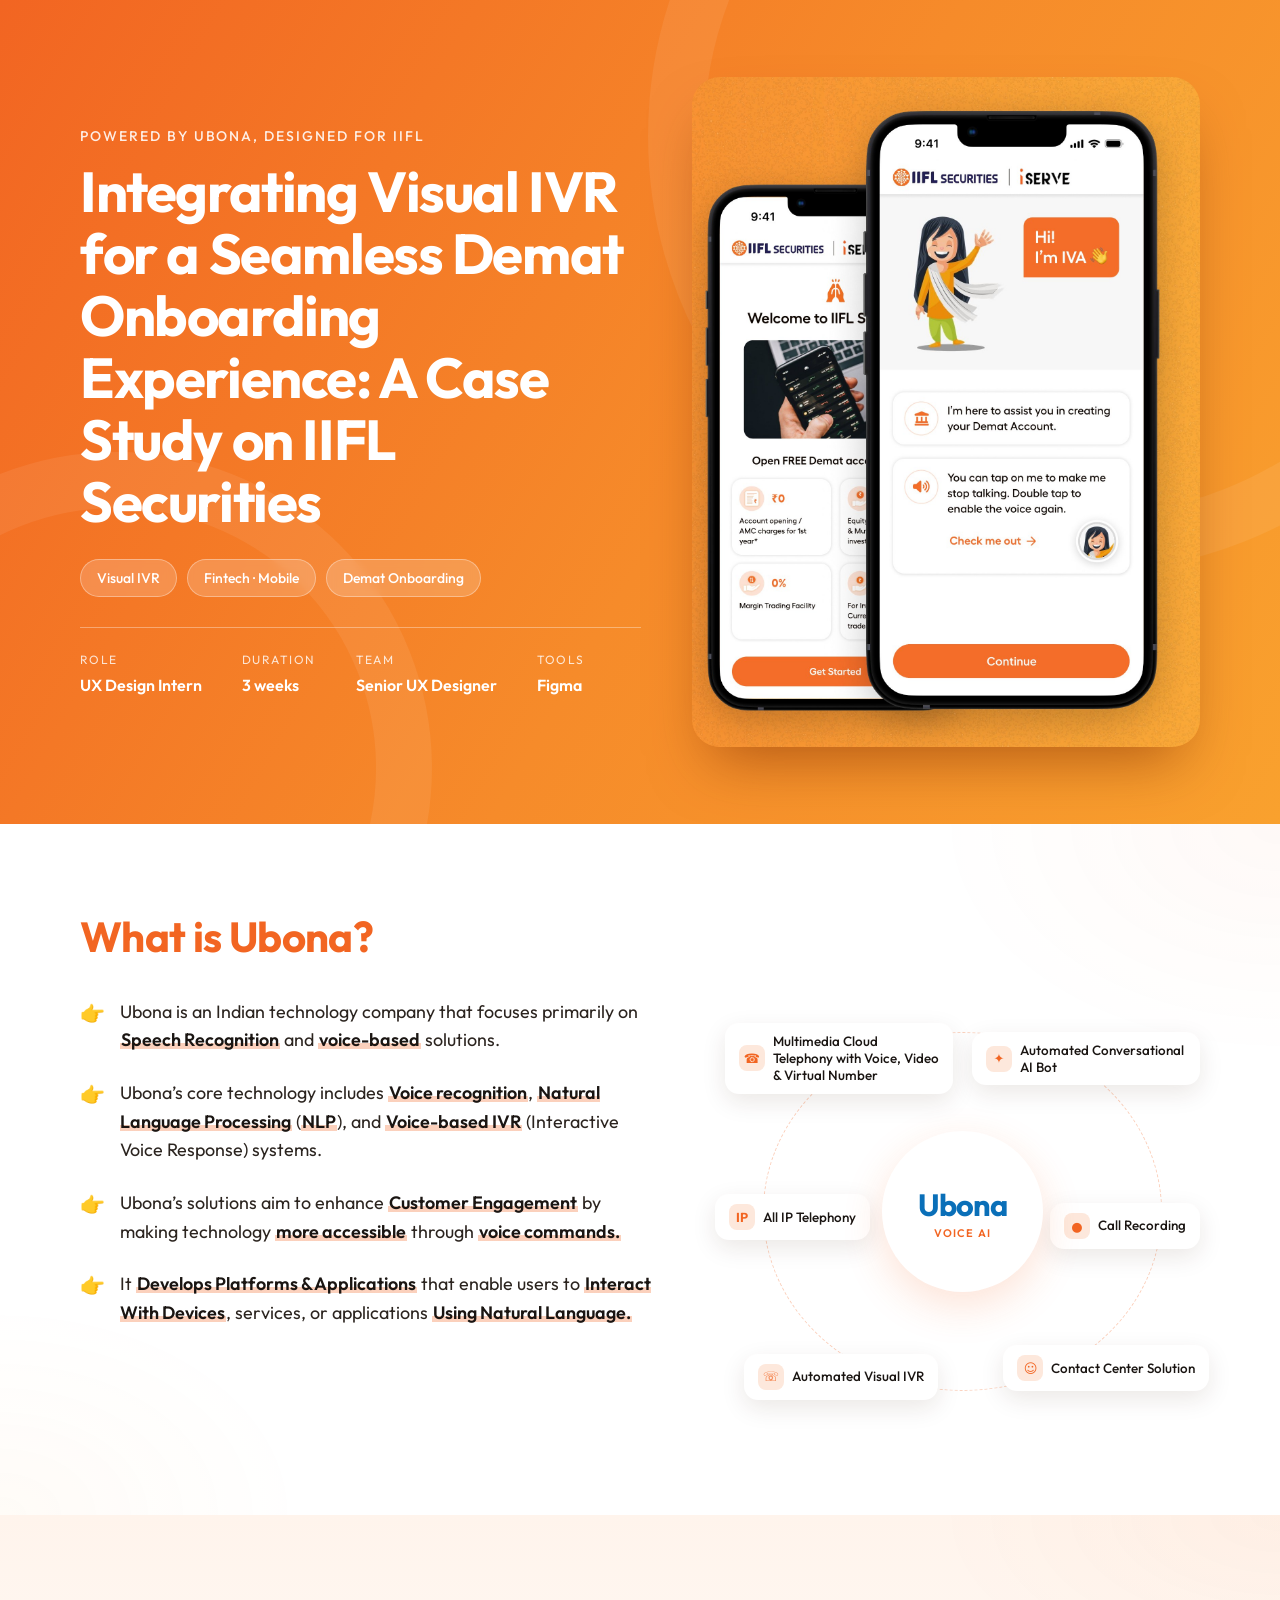
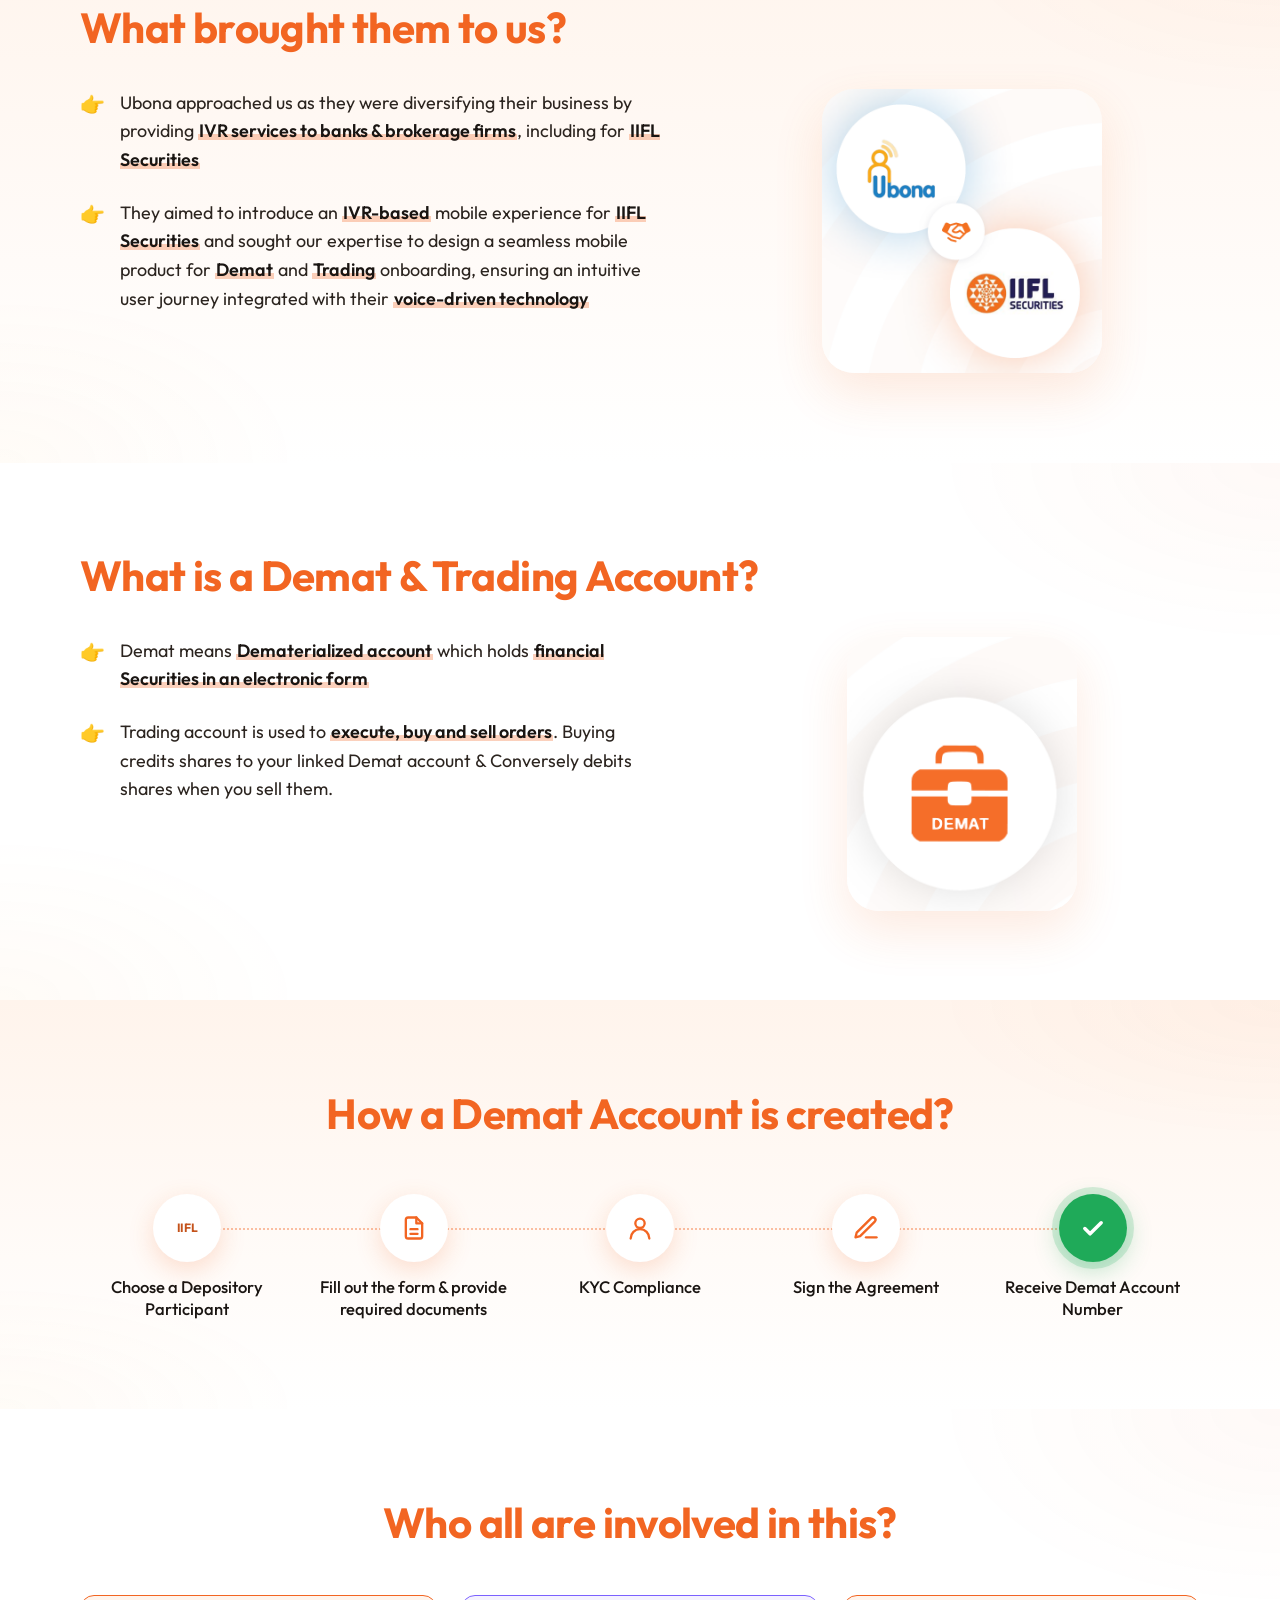
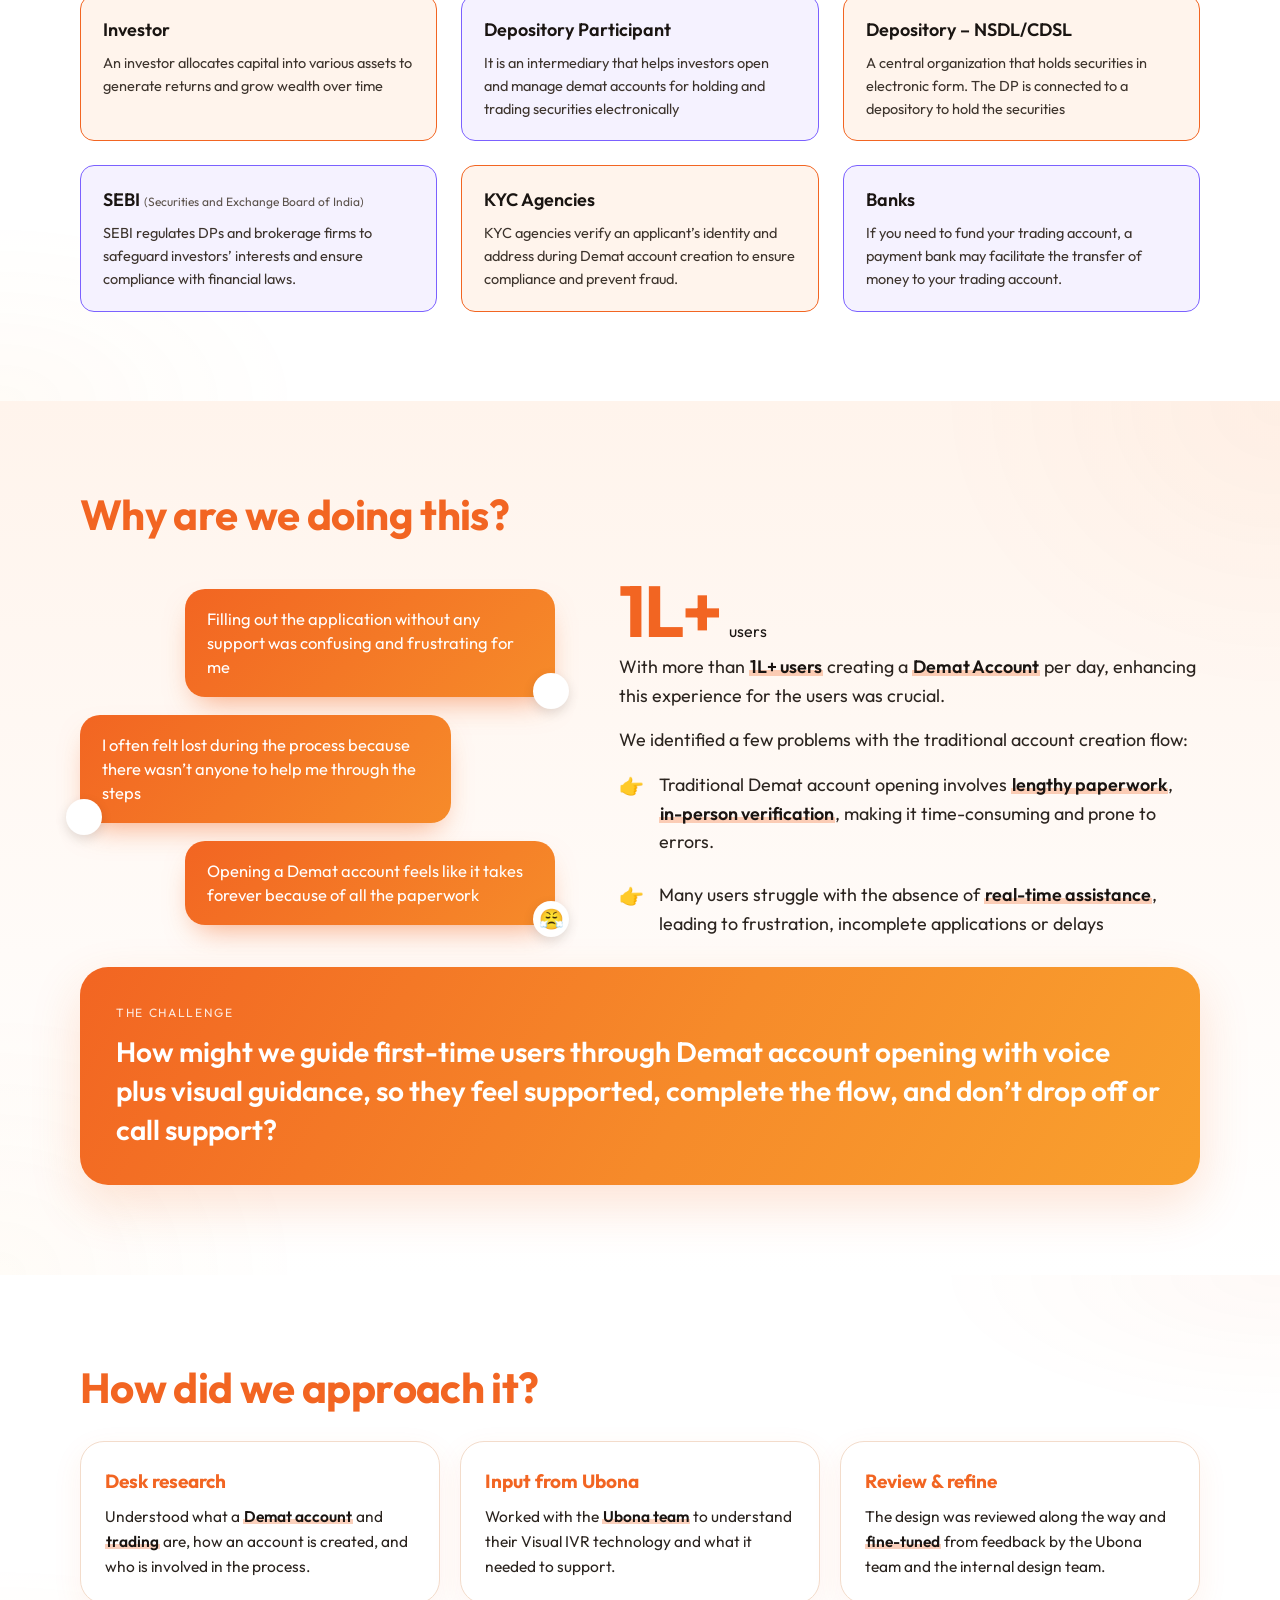
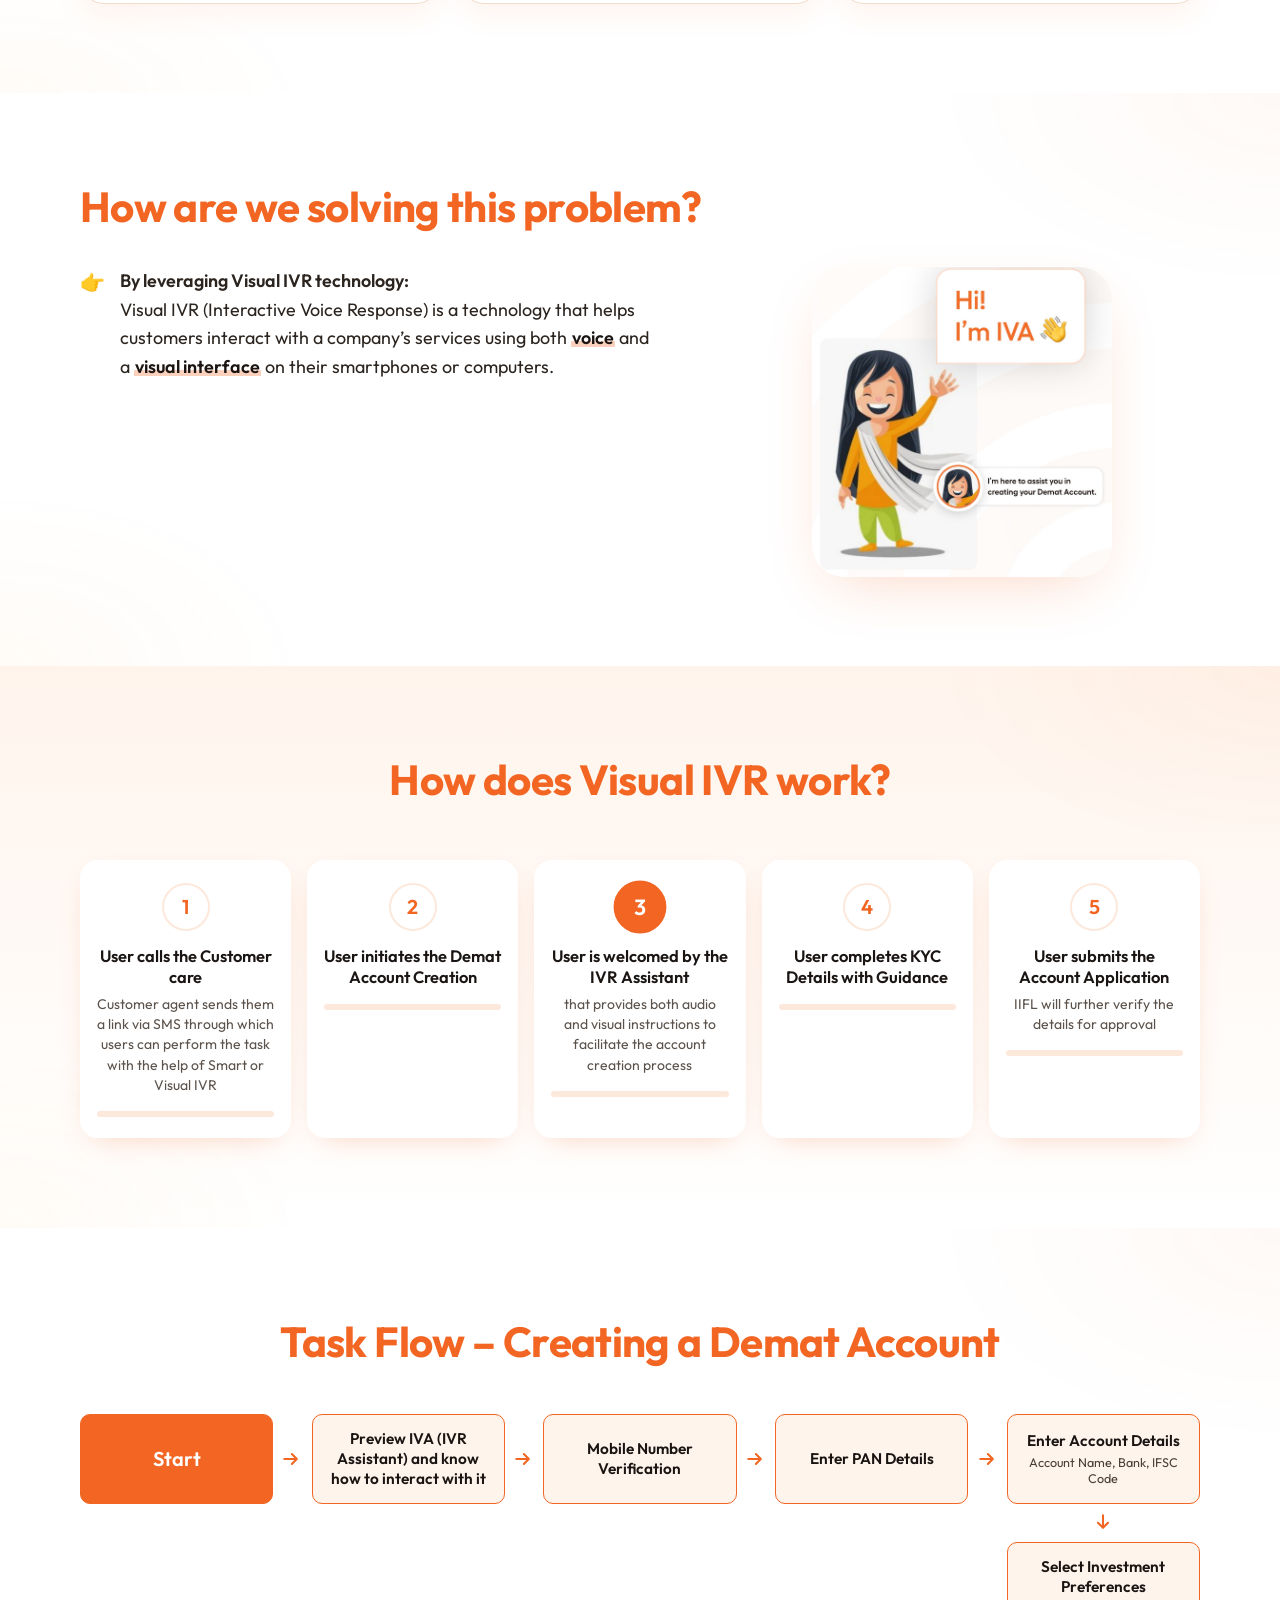
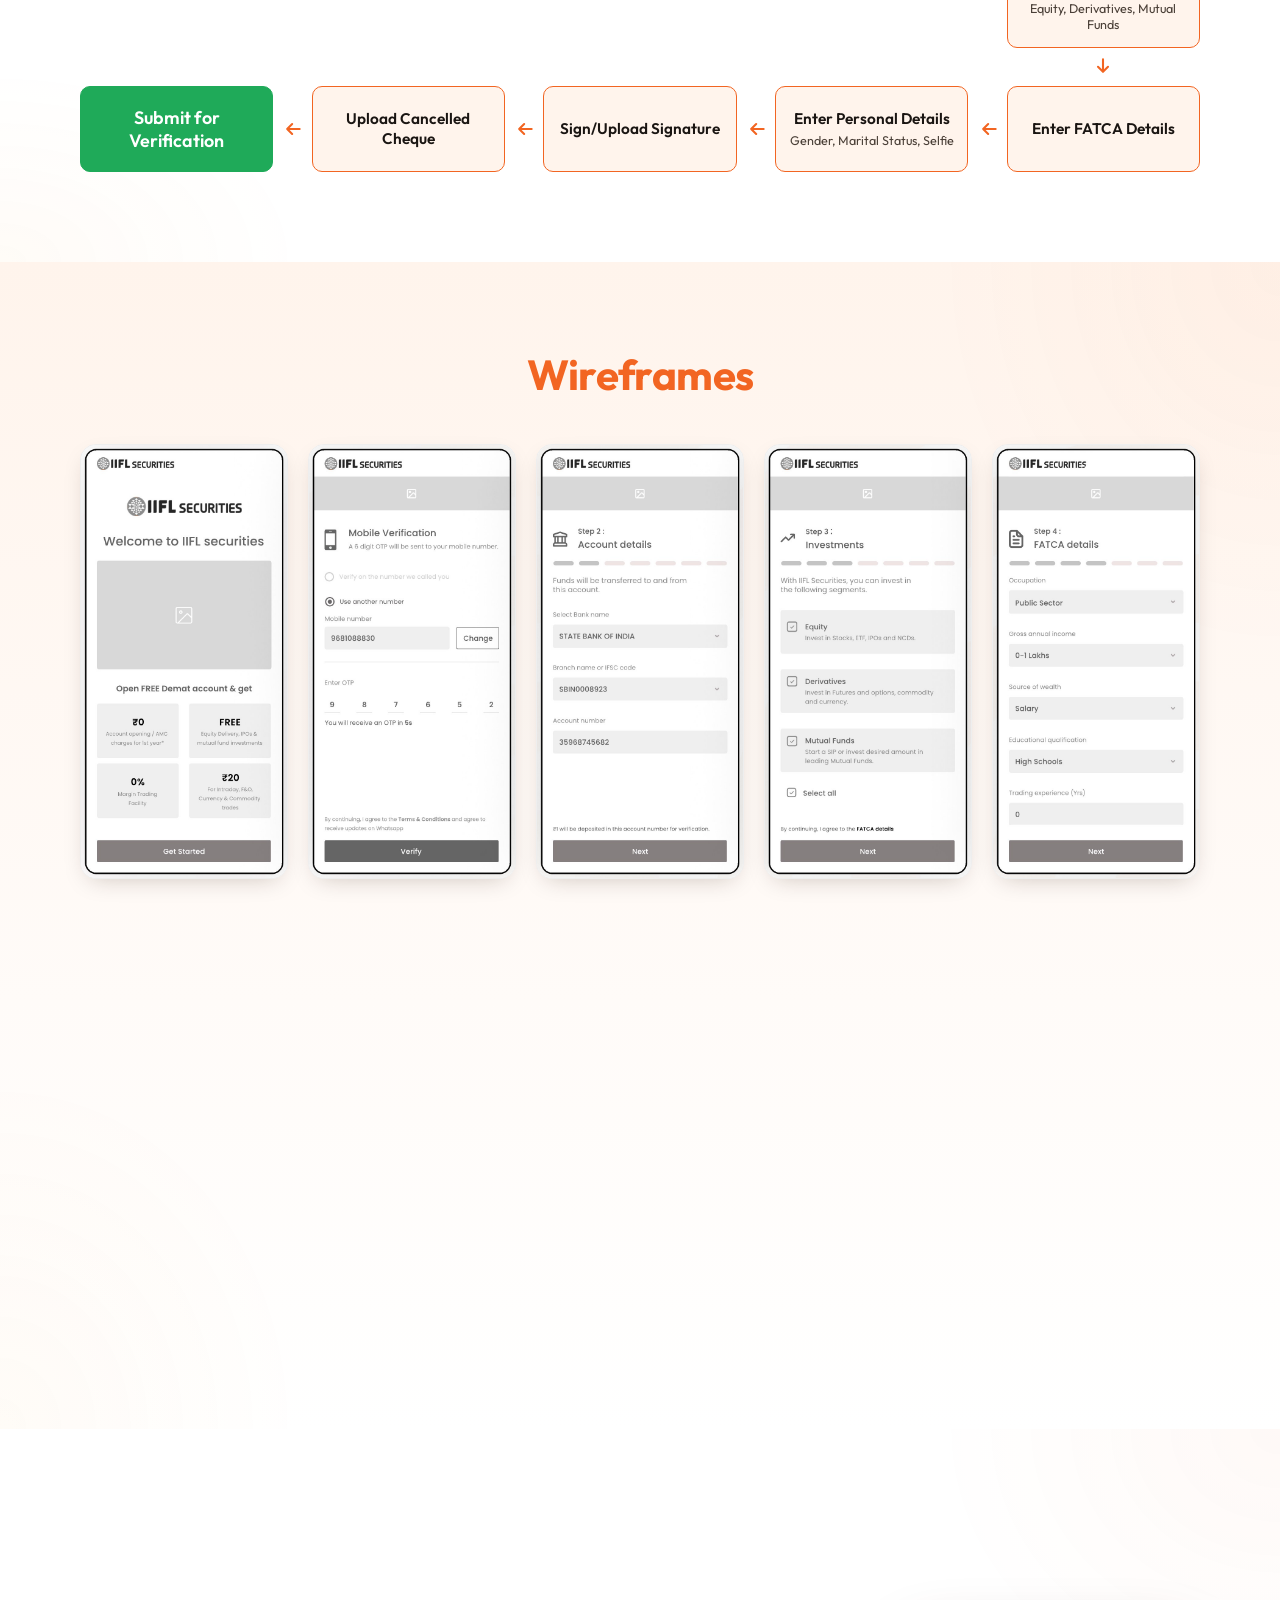
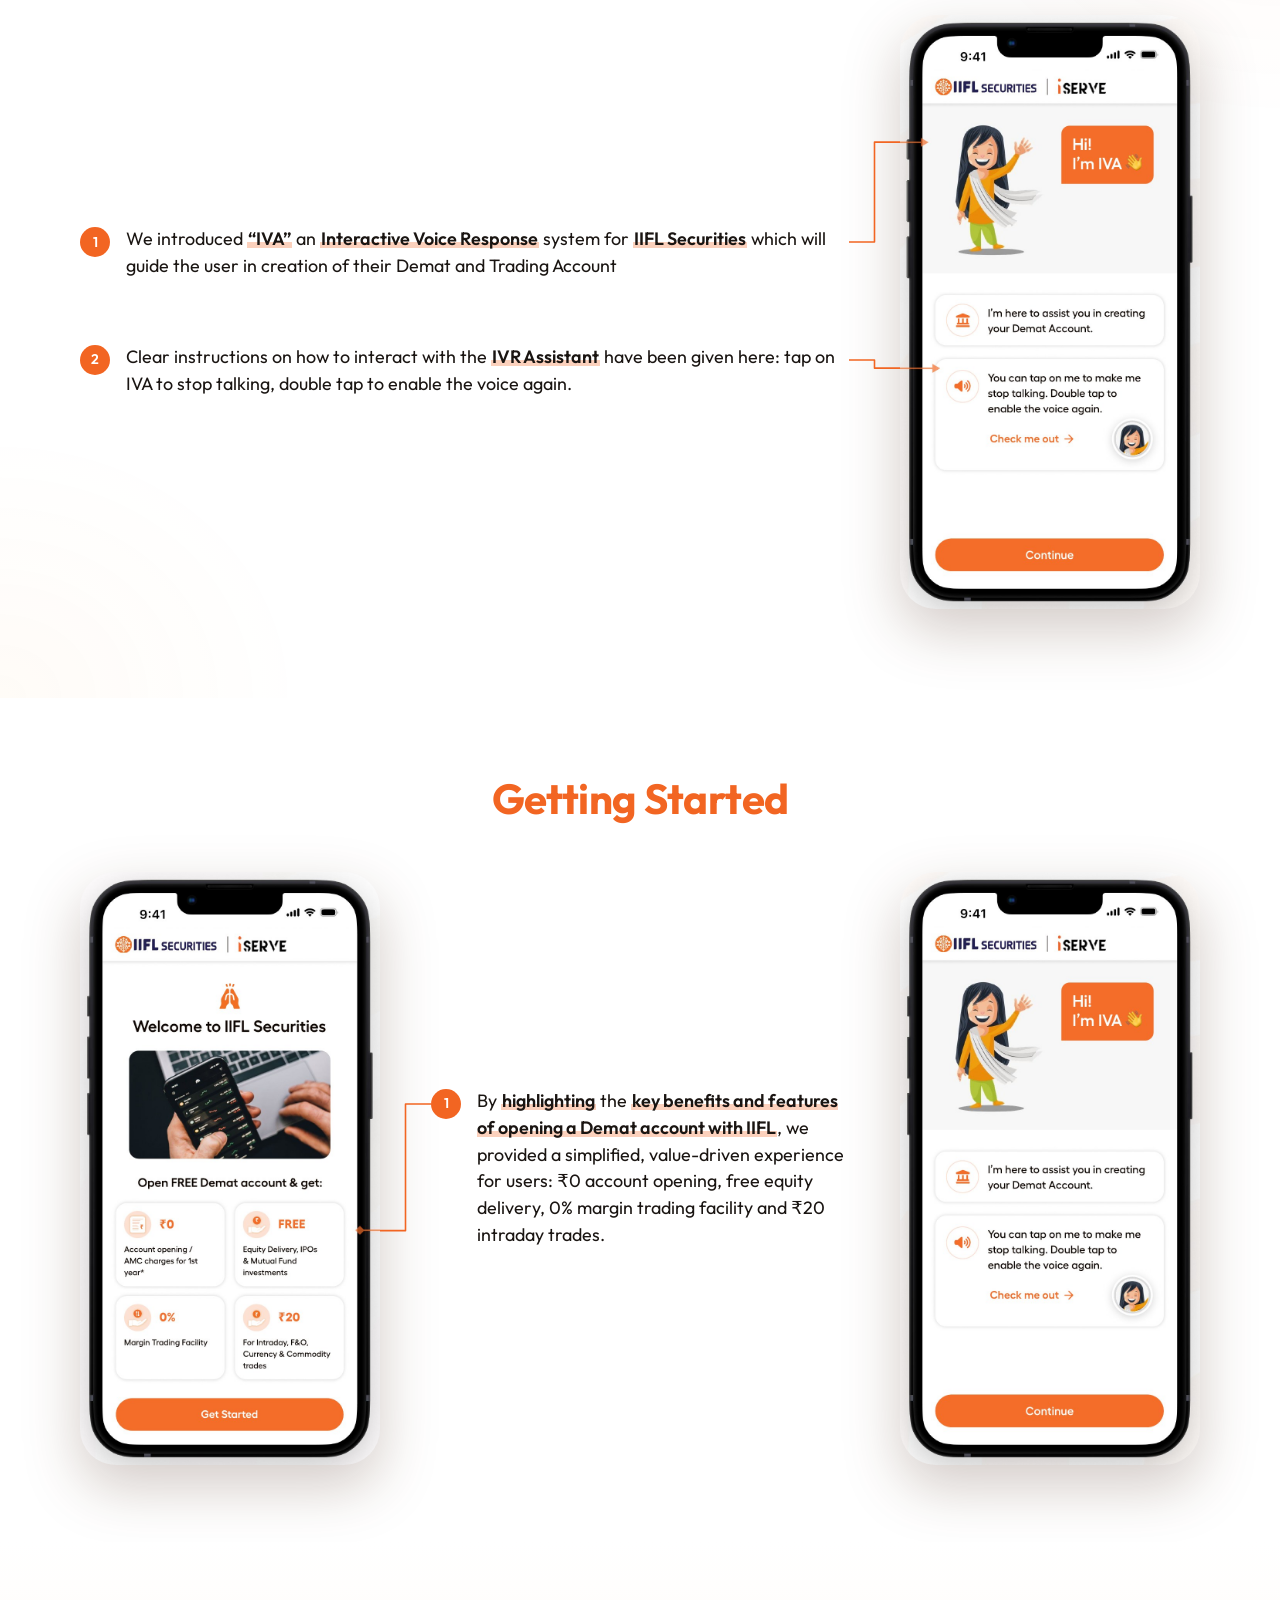
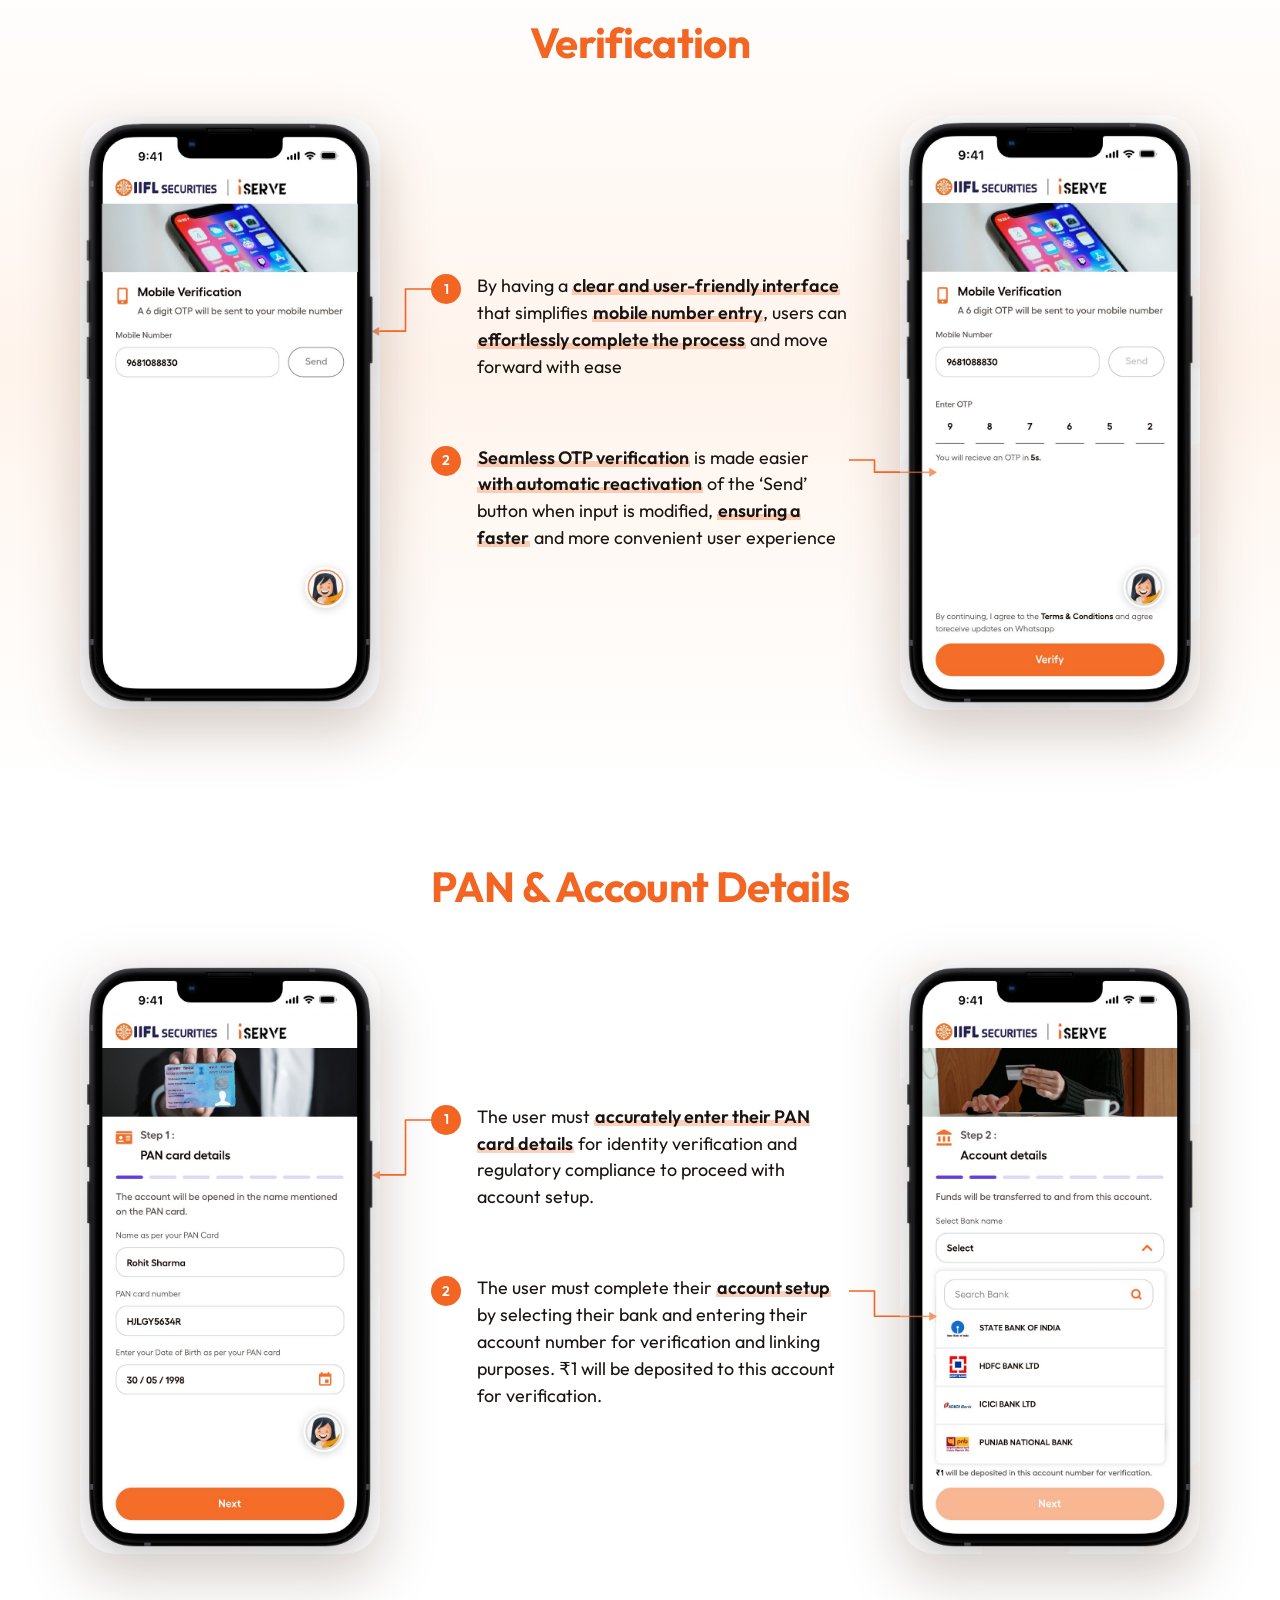
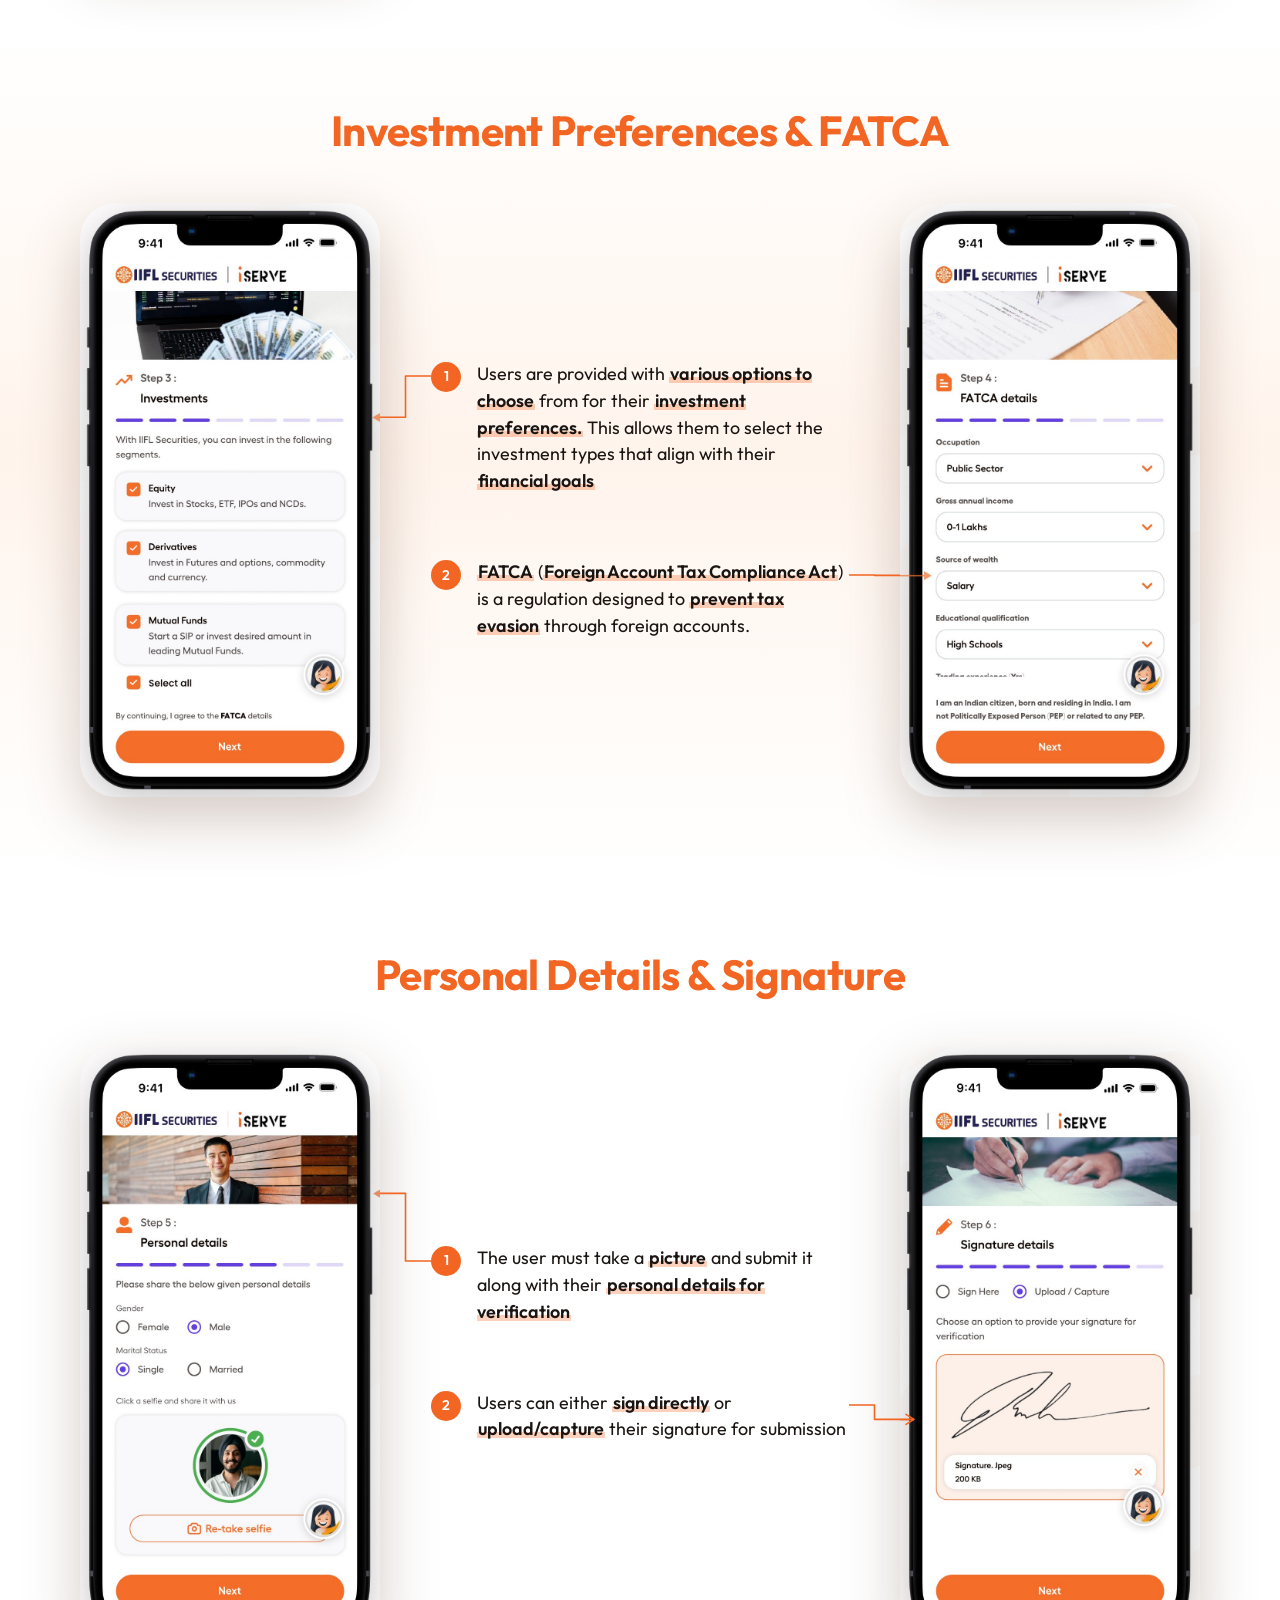
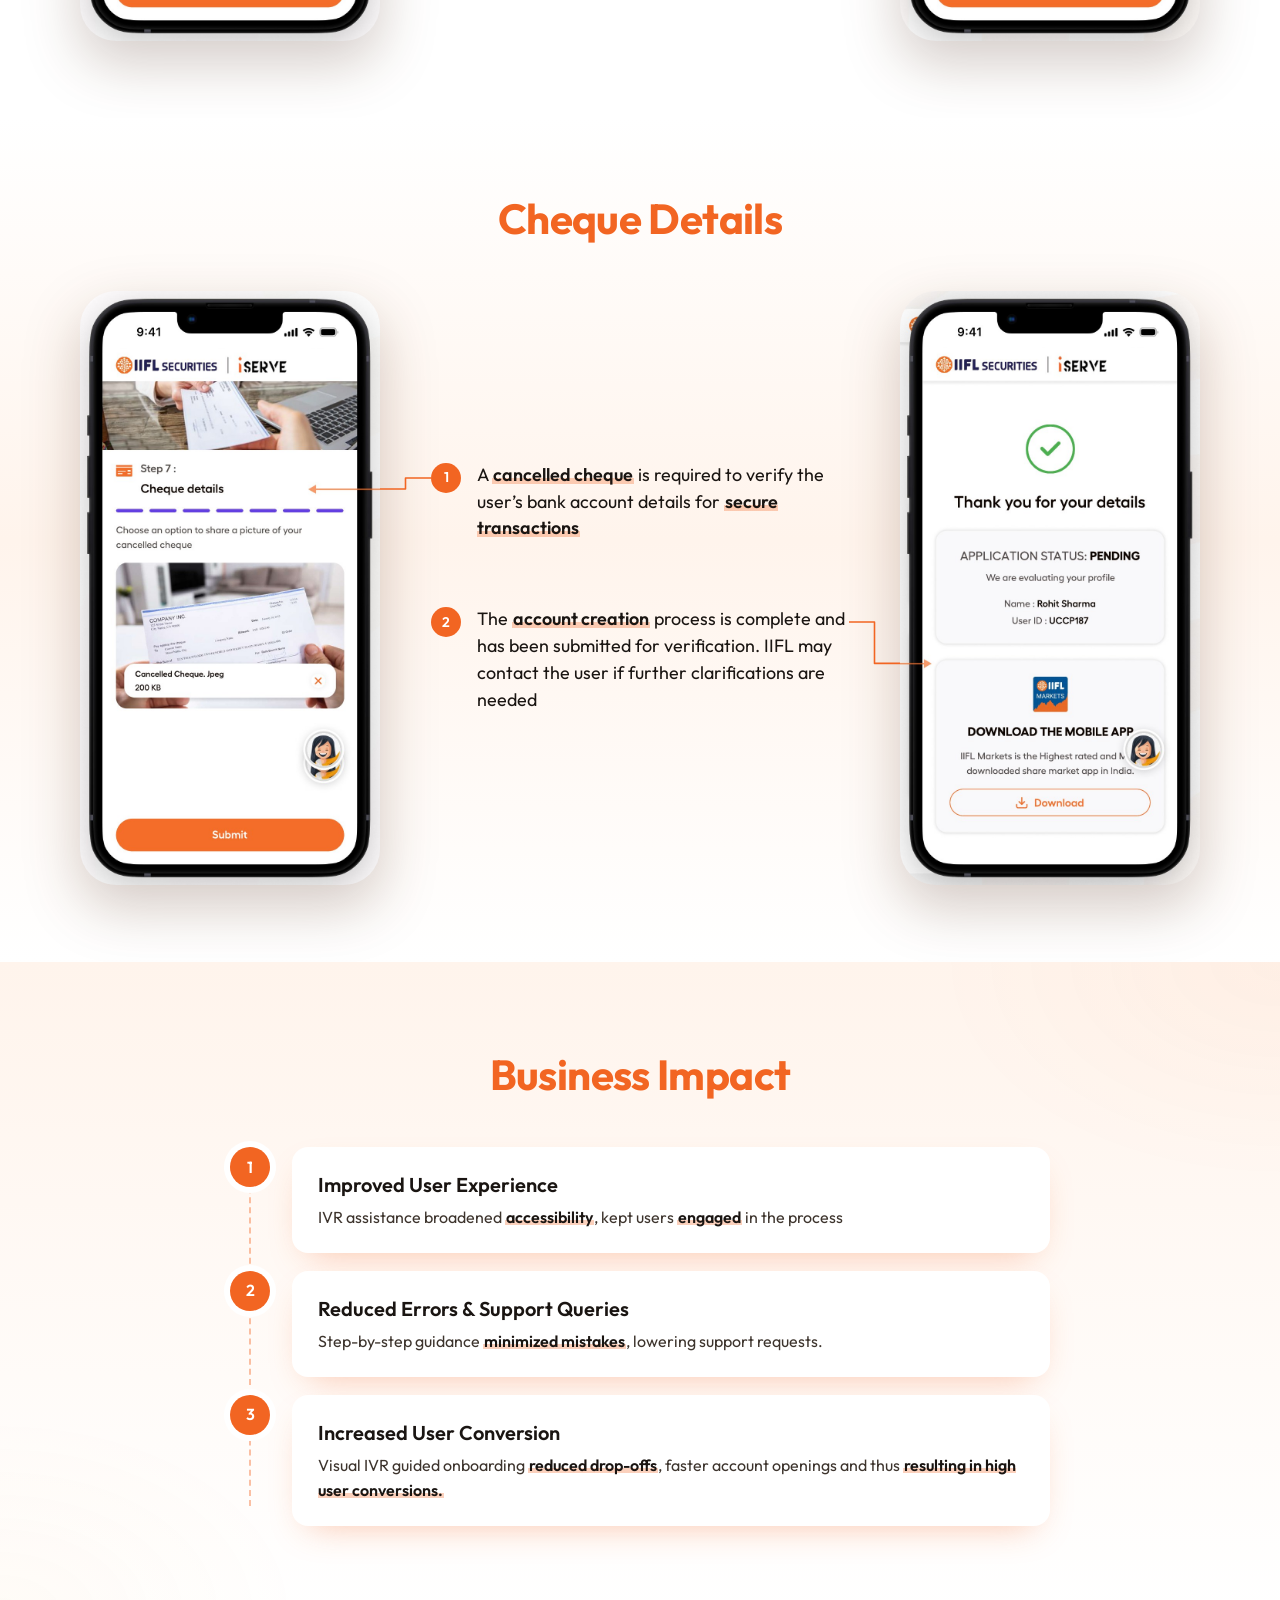
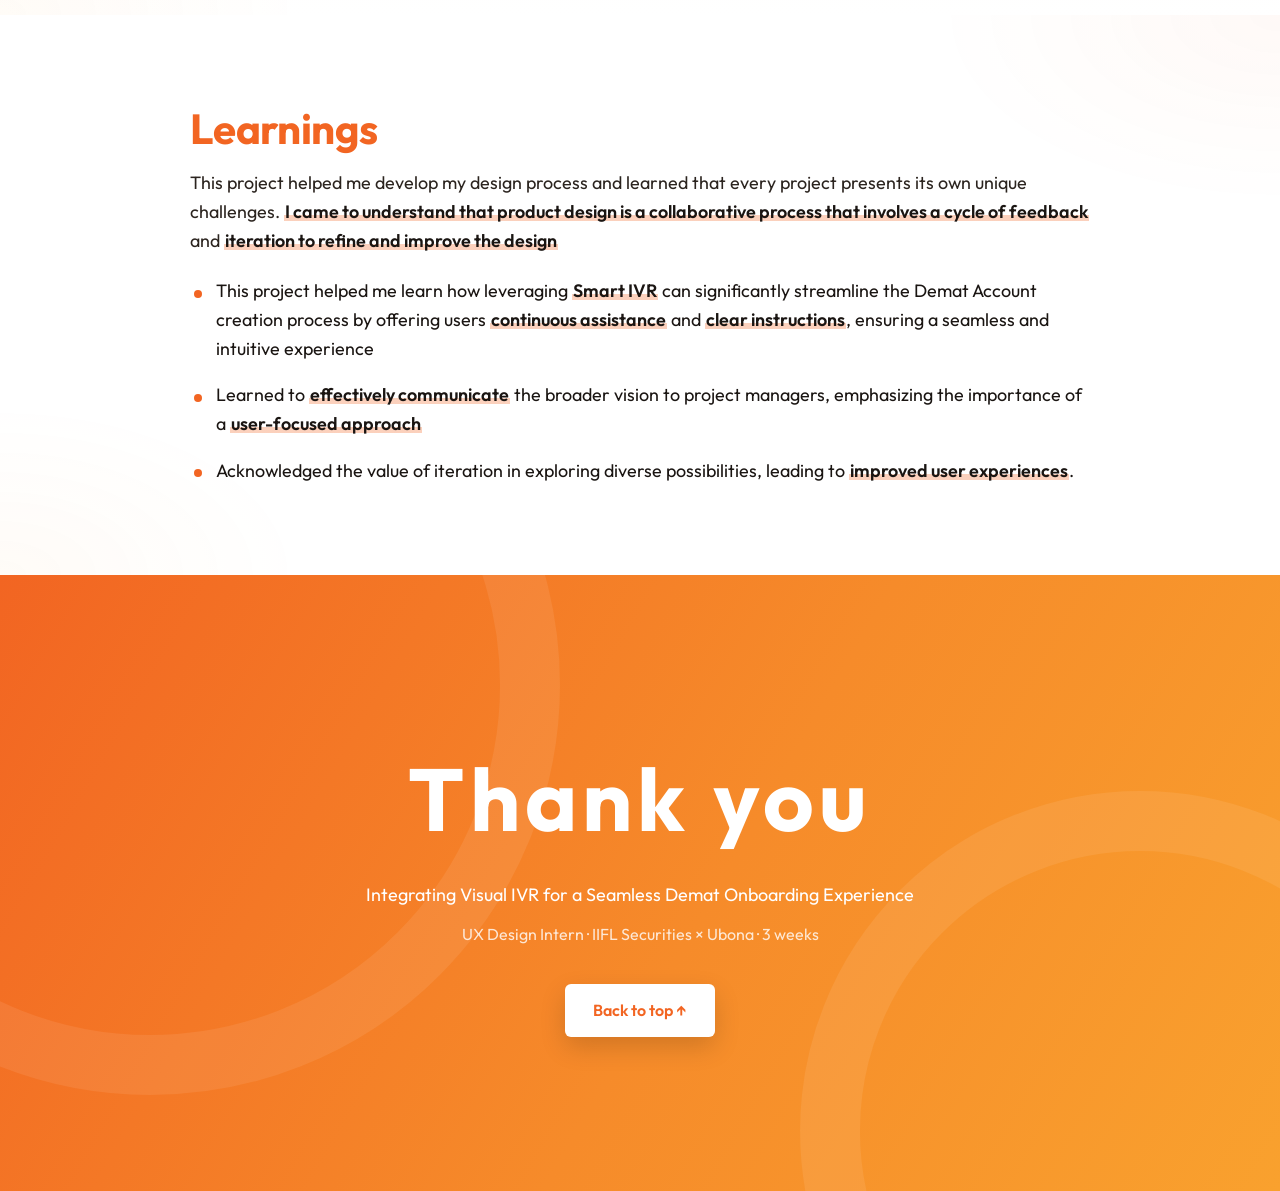
<file: IIFL/index.html>
<!DOCTYPE html>
<html lang="en">
<head>
<meta charset="utf-8">
<meta name="viewport" content="width=device-width, initial-scale=1">
<title>Visual IVR for Demat Onboarding · IIFL Securities × Ubona</title>
<meta name="description" content="Case study: designing a Visual IVR experience with the IVA assistant for seamless Demat account onboarding at IIFL Securities, powered by Ubona.">
<link rel="preconnect" href="https://fonts.googleapis.com">
<link rel="preconnect" href="https://fonts.gstatic.com" crossorigin>
<link href="https://fonts.googleapis.com/css2?family=Outfit:wght@300;400;500;600;700&display=swap" rel="stylesheet">
<style>
:root{
  --font:'Outfit',system-ui,-apple-system,'Segoe UI',sans-serif;
  --o:#F26522;
  --o2:#F9A12E;
  --peach:#FDE8DC;
  --peach2:#FFF4EC;
  --ink:#1a1512;
  --muted:#5b524b;
  --green:#1faa59;
  --violet:#7b61ff;
  --violet-bg:#f5f2ff;
  --grad:linear-gradient(120deg,#F26522 0%,#F68B2A 55%,#F9A12E 100%);
}
*{box-sizing:border-box;margin:0;padding:0}
html{scroll-behavior:smooth}
body{font-family:var(--font);color:var(--ink);background:#fff;line-height:1.6;-webkit-font-smoothing:antialiased;overflow-x:hidden}
img{display:block;max-width:100%;height:auto}
.wrap{width:min(1120px,100% - 48px);margin-inline:auto}

/* progress */
#progress{position:fixed;inset:0 auto auto 0;height:3px;width:0;background:var(--grad);z-index:60}

/* shared type */
h2.t{font-size:clamp(28px,3.4vw,42px);line-height:1.15;font-weight:700;letter-spacing:-.015em;color:var(--o)}
h2.t.c{text-align:center}
.sec{padding:clamp(56px,7vw,100px) 0;position:relative}
.sec.tint{background:linear-gradient(180deg,var(--peach2),#fff)}
.sec::before{content:"";position:absolute;inset:0;pointer-events:none;opacity:.55;
  background:radial-gradient(40% 50% at 100% 0%,rgba(242,101,34,.07),transparent 70%),radial-gradient(35% 45% at 0% 100%,rgba(249,161,46,.07),transparent 70%)}
.sec>.wrap{position:relative}
.split{display:grid;grid-template-columns:1.1fr .9fr;gap:clamp(28px,5vw,72px);align-items:start;margin-top:clamp(24px,3vw,36px)}
.split.rev{grid-template-columns:.9fr 1.1fr}
.pts{list-style:none;display:grid;gap:clamp(16px,2vw,24px)}
.pts li{position:relative;padding-left:40px;font-size:clamp(15.5px,1.4vw,18px);color:#2b241f}
.pts li::before{content:"👉";position:absolute;left:0;top:-1px;font-size:20px;transition:transform .3s}
.pts li:hover::before{transform:translateX(5px)}
strong,b{font-weight:600}
.hl{font-weight:600;color:var(--ink);background:linear-gradient(transparent 64%,rgba(242,101,34,.3) 64% 92%,transparent 92%);background-repeat:no-repeat;background-size:0 100%;transition:background-size .9s .25s ease;padding:0 1px}
.in .hl,.in.hl{background-size:100% 100%}
.sec p.lead{font-size:clamp(15.5px,1.4vw,18px);color:#2b241f;margin-top:16px;max-width:62ch}

/* reveal */
.reveal{opacity:0;transform:translateY(24px);transition:opacity .7s ease,transform .7s ease;transition-delay:var(--d,0s)}
.reveal.in{opacity:1;transform:none}

/* ---------- hero ---------- */
.hero{position:relative;overflow:hidden;color:#fff;background:var(--grad)}
.hero::before,.hero::after{content:"";position:absolute;border-radius:50%;border:56px solid rgba(255,255,255,.07);pointer-events:none}
.hero::before{width:760px;height:760px;right:-240px;top:-300px;animation:spin 60s linear infinite}
.hero::after{width:520px;height:520px;left:-200px;bottom:-260px;animation:spin 80s linear infinite reverse}
@keyframes spin{to{transform:rotate(360deg)}}
.hero .wrap{position:relative;z-index:1;display:grid;grid-template-columns:1.05fr .95fr;gap:clamp(24px,4vw,64px);align-items:center;padding:clamp(48px,6vw,88px) 0}
.eyebrow{font-size:clamp(12px,1.2vw,14px);letter-spacing:.14em;text-transform:uppercase;font-weight:500;color:rgba(255,255,255,.88)}
.hero h1{margin-top:14px;font-size:clamp(32px,4.4vw,58px);line-height:1.1;font-weight:700;letter-spacing:-.025em}
.meta{display:flex;flex-wrap:wrap;gap:10px;margin-top:26px}
.meta span{padding:7px 16px;border-radius:999px;background:rgba(255,255,255,.18);border:1px solid rgba(255,255,255,.35);font-size:14px;font-weight:500;backdrop-filter:blur(4px)}
.hero-img{border-radius:28px;overflow:hidden;box-shadow:0 30px 60px -20px rgba(120,40,0,.55);cursor:zoom-in;transition:transform .5s ease;transform:rotate(1.2deg)}
.hero-img:hover{transform:rotate(0) scale(1.02)}

/* ---------- ubona hub ---------- */
.hub{position:relative;aspect-ratio:1/.9;display:grid;place-items:center}
.hub .core{width:34%;aspect-ratio:1;border-radius:50%;background:#fff;box-shadow:0 14px 40px rgba(242,101,34,.18);display:grid;place-items:center;font-weight:700;font-size:clamp(20px,2.4vw,32px);color:#0a6fb8;letter-spacing:-.03em;z-index:2;position:relative}
.hub .core small{display:block;font-size:11px;color:var(--o);font-weight:600;letter-spacing:.1em;text-align:center;margin-top:-4px}
.chip{position:absolute;display:flex;align-items:center;gap:8px;background:#fff;border-radius:14px;padding:10px 14px;font-size:clamp(11.5px,1.05vw,13.5px);font-weight:500;line-height:1.25;box-shadow:0 8px 24px rgba(60,30,10,.1);max-width:48%;transition:transform .3s ease,box-shadow .3s;animation:bob 6s ease-in-out infinite;animation-delay:var(--bd,0s)}
.chip i{flex:none;width:26px;height:26px;border-radius:8px;background:var(--peach);color:var(--o);display:grid;place-items:center;font-style:normal;font-size:13px;font-weight:700}
.chip:hover{transform:translateY(-4px) scale(1.03);box-shadow:0 14px 30px rgba(242,101,34,.22)}
@keyframes bob{50%{translate:0 -6px}}
.hub::before{content:"";position:absolute;inset:8%;border:1.5px dashed rgba(242,101,34,.3);border-radius:50%}
.c1{left:0;top:6%}.c2{right:0;top:8%}.c3{left:-2%;top:46%}.c4{right:0;top:48%}.c5{left:4%;bottom:6%}.c6{right:-2%;bottom:8%}

/* ---------- visual blocks ---------- */
.orb{border-radius:32px;background:#fff;box-shadow:0 20px 60px -20px rgba(242,101,34,.28);overflow:hidden}
.orb img{width:100%}
.float{animation:float 7s ease-in-out infinite}
@keyframes float{50%{transform:translateY(-8px)}}

/* ---------- step rails ---------- */
.rail{list-style:none;display:grid;grid-template-columns:repeat(5,1fr);gap:12px;margin-top:clamp(36px,5vw,56px);position:relative;counter-reset:s}
.rail::before{content:"";position:absolute;left:10%;right:10%;top:34px;border-top:2px dotted rgba(242,101,34,.4)}
.rail li{position:relative;text-align:center;font-weight:500;font-size:clamp(14px,1.3vw,17px);line-height:1.3;padding:0 6px}
.rail .ic{width:68px;height:68px;margin:0 auto 14px;border-radius:50%;background:#fff;box-shadow:0 8px 26px rgba(242,101,34,.2);display:grid;place-items:center;color:var(--o);font-size:26px;position:relative;z-index:1;transition:transform .3s,background .3s,color .3s}
.rail li:hover .ic{transform:translateY(-4px) scale(1.06);background:var(--o);color:#fff}
.rail li:last-child .ic{background:var(--green);color:#fff;box-shadow:0 0 0 7px rgba(31,170,89,.18),0 8px 26px rgba(31,170,89,.3)}
.rail svg{width:28px;height:28px;stroke:currentColor;fill:none;stroke-width:2;stroke-linecap:round;stroke-linejoin:round}
.rail .logo{font-size:12px;font-weight:700;letter-spacing:-.02em;color:#c4521a}

/* who cards */
.who{display:grid;grid-template-columns:repeat(3,1fr);gap:clamp(14px,2vw,24px);margin-top:clamp(30px,4vw,48px)}
.wc{border:1.5px solid var(--o);background:var(--peach2);border-radius:14px;padding:20px 22px;transition:transform .3s,box-shadow .3s}
.wc.v{border-color:var(--violet);background:var(--violet-bg)}
.wc:hover{transform:translateY(-6px);box-shadow:0 18px 36px -14px rgba(242,101,34,.35)}
.wc.v:hover{box-shadow:0 18px 36px -14px rgba(123,97,255,.4)}
.wc h3{font-size:18px;font-weight:600;margin-bottom:6px}
.wc h3 small{font-size:12px;font-weight:400;color:var(--muted)}
.wc p{font-size:14.5px;color:#3d342d}

/* why */
.stat{display:inline-flex;align-items:baseline;gap:8px}
.stat b{font-size:clamp(44px,6vw,72px);line-height:1;color:var(--o);font-weight:700;letter-spacing:-.03em}
.chat{display:grid;gap:18px;justify-items:end}
.bub{position:relative;max-width:78%;background:linear-gradient(135deg,#F26522,#F68B2A);color:#fff;padding:18px 22px;border-radius:20px 20px 4px 20px;font-size:clamp(14px,1.3vw,16.5px);line-height:1.45;box-shadow:0 14px 30px -12px rgba(242,101,34,.6);opacity:0;transform:translateY(20px) scale(.94);transition:opacity .6s ease,transform .6s cubic-bezier(.2,1.2,.4,1);transition-delay:var(--d,0s)}
.bub:nth-child(2){justify-self:start;border-radius:20px 20px 20px 4px}
.bub .em{position:absolute;right:-14px;bottom:-12px;width:36px;height:36px;border-radius:50%;background:#fff;box-shadow:0 4px 12px rgba(0,0,0,.12);display:grid;place-items:center;font-size:20px}
.bub:nth-child(2) .em{right:auto;left:-14px}
.chat.in .bub{opacity:1;transform:none}

/* IVR steps */
.ivr{list-style:none;display:grid;grid-template-columns:repeat(5,1fr);gap:16px;margin-top:clamp(36px,5vw,56px)}
.ivr li{background:#fff;border-radius:18px;padding:22px 16px 20px;text-align:center;box-shadow:0 10px 30px -14px rgba(242,101,34,.35);border:1.5px solid transparent;transition:transform .3s,border-color .3s,box-shadow .3s}
.ivr li:hover{transform:translateY(-6px);border-color:var(--o)}
.ivr .n{width:48px;height:48px;border-radius:50%;margin:0 auto 14px;display:grid;place-items:center;font-size:20px;font-weight:600;color:var(--o);border:2px solid var(--peach);background:#fff;transition:all .3s}
.ivr li:hover .n,.ivr li.on .n{background:var(--o);color:#fff;border-color:var(--o);transform:scale(1.1)}
.ivr h3{font-size:16.5px;line-height:1.3;font-weight:600;margin-bottom:6px}
.ivr p{font-size:14px;color:var(--muted);line-height:1.45}
.ivr li::after{content:"";display:block;height:6px;border-radius:99px;background:var(--peach);margin-top:16px;overflow:hidden}

/* task flow */
.flow{--g:clamp(22px,3vw,40px);display:grid;grid-template-columns:repeat(5,1fr);gap:var(--g);margin-top:clamp(30px,4vw,48px)}
.fl{position:relative;border:1.5px solid var(--o);border-radius:10px;background:var(--peach2);padding:14px 12px;text-align:center;font-weight:600;font-size:clamp(13px,1.2vw,15.5px);line-height:1.3;display:flex;flex-direction:column;justify-content:center;min-height:86px;transition:transform .3s,box-shadow .3s,background .3s}
.fl small{display:block;font-weight:400;font-size:.82em;color:#4a3f37;margin-top:3px}
.fl:hover{transform:translateY(-4px);box-shadow:0 14px 26px -12px rgba(242,101,34,.45);background:#fff}
.fl.start{background:var(--o);color:#fff;font-size:clamp(16px,1.6vw,20px)}
.fl.end{background:var(--green);border-color:var(--green);color:#fff;font-size:clamp(14px,1.4vw,18px)}
.fl::after{content:"";position:absolute;width:20px;height:20px;background:center/contain no-repeat}
.fl.r::after{right:calc(-.5 * var(--g) - 10px);top:calc(50% - 10px);background-image:url("data:image/svg+xml,%3Csvg xmlns='http://www.w3.org/2000/svg' viewBox='0 0 24 24' fill='none' stroke='%23f26522' stroke-width='2.5' stroke-linecap='round' stroke-linejoin='round'%3E%3Cpath d='M4 12h15M13 6l6 6-6 6'/%3E%3C/svg%3E")}
.fl.l::after{left:calc(-.5 * var(--g) - 10px);top:calc(50% - 10px);background-image:url("data:image/svg+xml,%3Csvg xmlns='http://www.w3.org/2000/svg' viewBox='0 0 24 24' fill='none' stroke='%23f26522' stroke-width='2.5' stroke-linecap='round' stroke-linejoin='round'%3E%3Cpath d='M20 12H5M11 6l-6 6 6 6'/%3E%3C/svg%3E")}
.fl.d::after{bottom:calc(-.5 * var(--g) - 10px);left:calc(50% - 10px);background-image:url("data:image/svg+xml,%3Csvg xmlns='http://www.w3.org/2000/svg' viewBox='0 0 24 24' fill='none' stroke='%23f26522' stroke-width='2.5' stroke-linecap='round' stroke-linejoin='round'%3E%3Cpath d='M12 4v15M6 13l6 6 6-6'/%3E%3C/svg%3E")}
@media(min-width:821px){
  .fl:nth-child(1){grid-area:1/1}.fl:nth-child(2){grid-area:1/2}.fl:nth-child(3){grid-area:1/3}.fl:nth-child(4){grid-area:1/4}.fl:nth-child(5){grid-area:1/5}
  .fl:nth-child(6){grid-area:2/5}.fl:nth-child(7){grid-area:3/5}.fl:nth-child(8){grid-area:3/4}.fl:nth-child(9){grid-area:3/3}.fl:nth-child(10){grid-area:3/2}.fl:nth-child(11){grid-area:3/1}
}

/* wireframes */
.wf{display:grid;grid-template-columns:repeat(5,1fr);gap:clamp(12px,1.6vw,22px);margin-top:clamp(28px,4vw,44px)}
.wf+.wf{margin-top:clamp(16px,2vw,26px)}
.wf .shot{border-radius:16px;overflow:hidden;box-shadow:0 8px 24px -10px rgba(40,20,5,.25);border:1px solid #eee;cursor:zoom-in;transition:transform .3s,box-shadow .3s;background:#fff}
.wf .shot:hover{transform:translateY(-6px) scale(1.02);box-shadow:0 20px 36px -12px rgba(242,101,34,.4)}
.wf .shot img{width:100%}

/* screens */
.screen{padding:clamp(48px,6vw,84px) 0;position:relative}
.screen:nth-of-type(even){background:linear-gradient(180deg,#fff,var(--peach2) 50%,#fff)}
.screen h2{text-align:center}
.sg{display:grid;grid-template-columns:minmax(0,300px) 1fr minmax(0,300px);gap:clamp(20px,4vw,56px);align-items:center;margin-top:clamp(28px,4vw,48px);justify-content:center}
.ph{border-radius:36px;cursor:zoom-in;transition:transform .4s ease,filter .4s;filter:drop-shadow(0 22px 28px rgba(60,25,5,.22))}
.ph:hover{transform:translateY(-8px) rotate(-.6deg)}
.ph.hl2{transform:translateY(-8px) scale(1.03);filter:drop-shadow(0 26px 40px rgba(242,101,34,.55))}
.copy{display:grid;gap:clamp(28px,5vw,64px)}
.co{display:flex;gap:16px;align-items:flex-start;font-size:clamp(15.5px,1.4vw,18px);line-height:1.5;cursor:default;position:relative}
.co .nb{flex:none;width:30px;height:30px;border-radius:50%;background:var(--o);color:#fff;display:grid;place-items:center;font-size:14px;font-weight:600;margin-top:1px;transition:transform .3s,box-shadow .3s;position:relative}
.co:hover .nb{transform:scale(1.18);box-shadow:0 0 0 6px rgba(242,101,34,.2)}
.sg.single{grid-template-columns:1fr minmax(0,300px);}
.sg.single .copy{order:-1}
.sg{position:relative}
.sg .cx{position:absolute;left:0;top:0;width:100%;height:100%;pointer-events:none;overflow:visible;z-index:2}
.sg .cx path{fill:none;stroke:var(--o);stroke-width:1.6;stroke-linejoin:round}
.sg .cx path.on{stroke-width:2.6}
.sg .cx path.hd{stroke-linecap:round}


/* impact */
.impact{display:grid;gap:18px;margin-top:clamp(28px,4vw,48px);max-width:820px;margin-inline:auto;position:relative}
.impact::before{content:"";position:absolute;left:19px;top:20px;bottom:20px;border-left:2px dashed rgba(242,101,34,.4)}
.ic-row{display:flex;gap:22px;align-items:flex-start}
.ic-row .nb{flex:none;width:40px;height:40px;border-radius:50%;background:var(--o);color:#fff;display:grid;place-items:center;font-weight:600;position:relative;z-index:1;box-shadow:0 0 0 6px #fff}
.ic-card{flex:1;background:#fff;border-radius:16px;padding:22px 26px;box-shadow:0 14px 36px -16px rgba(242,101,34,.4);transition:transform .3s,box-shadow .3s}
.ic-card:hover{transform:translateX(8px);box-shadow:0 20px 40px -14px rgba(242,101,34,.5)}
.ic-card h3{font-size:clamp(17px,1.7vw,20px);font-weight:600;margin-bottom:4px}
.ic-card p{font-size:clamp(14.5px,1.3vw,16px);color:#3d342d}

/* learnings */
.learn{list-style:none;display:grid;gap:18px;margin-top:22px}
.learn li{position:relative;padding-left:26px;font-size:clamp(15.5px,1.4vw,18px)}
.learn li::before{content:"";position:absolute;left:4px;top:.7em;width:8px;height:8px;border-radius:50%;background:var(--o)}

/* thank you */
.thanks{background:var(--grad);color:#fff;text-align:center;padding:clamp(80px,12vw,160px) 0;position:relative;overflow:hidden}
.thanks::before,.thanks::after{content:"";position:absolute;border-radius:50%;border:60px solid rgba(255,255,255,.08)}
.thanks::before{width:700px;height:700px;left:-260px;top:-300px}
.thanks::after{width:560px;height:560px;right:-200px;bottom:-280px}
.thanks{padding-left:24px;padding-right:24px}
.thanks h2{position:relative;font-size:clamp(40px,7vw,88px);letter-spacing:.06em;font-weight:700}
.thanks p{position:relative;margin-top:12px;font-size:clamp(15px,1.5vw,18px);opacity:.92}
.thanks p.sub{opacity:.8;font-size:clamp(14px,1.3vw,16px)}
.thanks .btt{position:relative;display:inline-block;margin-top:36px;padding:14px 28px;background:#fff;color:var(--o);font-weight:600;font-size:16px;text-decoration:none;border-radius:6px;box-shadow:0 10px 26px rgba(0,0,0,.15);transition:transform .25s,box-shadow .25s}
.thanks .btt:hover,.thanks .btt:focus-visible{transform:translateY(-3px);box-shadow:0 16px 34px rgba(0,0,0,.22)}

/* back to top + lightbox */
#top{position:fixed;right:20px;bottom:20px;z-index:50;border:0;cursor:pointer;font-family:inherit;font-size:14px;font-weight:500;color:#fff;background:var(--o);padding:11px 18px;border-radius:999px;box-shadow:0 10px 26px rgba(242,101,34,.5);opacity:0;transform:translateY(16px);pointer-events:none;transition:.3s}
#top.show{opacity:1;transform:none;pointer-events:auto}
#top:hover{transform:translateY(-3px)}
#lb{position:fixed;inset:0;z-index:100;display:none;place-items:center;background:rgba(26,15,8,.86);padding:24px;cursor:zoom-out}
#lb.open{display:grid;animation:fade .25s}
#lb img{max-height:92vh;max-width:min(92vw,1100px);width:auto;border-radius:18px;box-shadow:0 30px 80px rgba(0,0,0,.5)}
@keyframes fade{from{opacity:0}}
:focus-visible{outline:2px solid var(--o);outline-offset:3px}

/* responsive */
@media(max-width:820px){
  .hero .wrap,.split,.split.rev{grid-template-columns:1fr}
  .hero-img{max-width:420px;margin-inline:auto}
  .rail,.ivr{grid-template-columns:1fr;gap:20px}
  .rail::before{display:none}
  .rail li{display:flex;align-items:center;gap:16px;text-align:left}
  .rail .ic{margin:0;flex:none}
  .who{grid-template-columns:1fr 1fr}
  .flow{grid-template-columns:1fr;gap:30px}
  .fl:not(.end)::after{right:auto;top:auto;left:calc(50% - 10px);bottom:-25px;background-image:url("data:image/svg+xml,%3Csvg xmlns='http://www.w3.org/2000/svg' viewBox='0 0 24 24' fill='none' stroke='%23f26522' stroke-width='2.5' stroke-linecap='round' stroke-linejoin='round'%3E%3Cpath d='M12 4v15M6 13l6 6 6-6'/%3E%3C/svg%3E")}
  .fl{min-height:0}
  .wf{display:flex;overflow-x:auto;scroll-snap-type:x mandatory;padding-bottom:12px;-webkit-overflow-scrolling:touch}
  .wf .shot{flex:none;width:44%;scroll-snap-align:start}
  .sg .cx{display:none}
  .sg,.sg.single{grid-template-columns:1fr 1fr;grid-template-areas:"a b" "c c"}
  .sg .ph:first-child{grid-area:a}.sg .ph:last-child{grid-area:b}.sg .copy{grid-area:c;order:0}
  .sg.single{grid-template-areas:"c c" "a a"}
  .sg.single .ph{max-width:300px;margin-inline:auto}
  .co:nth-child(1) .nb::before{display:none}
  .copy{gap:22px}
  .hub{aspect-ratio:auto;display:grid;grid-template-columns:1fr 1fr;gap:12px}
  .hub::before{display:none}
  .hub .core{grid-column:1/-1;width:140px;margin:0 auto 6px}
  .chip{position:static;max-width:none;animation:none}
}
@media(max-width:520px){
  .who{grid-template-columns:1fr}
  .bub{max-width:92%}
  .wf .shot{width:62%}
}
@media(prefers-reduced-motion:reduce){
  *,*::before,*::after{animation:none!important;transition:none!important;scroll-behavior:auto!important}
  .reveal,.bub{opacity:1;transform:none}
  .hl{background-size:100% 100%}
}

/* facts strip, challenge + process */
.hero .wrap>*{min-width:0}
.facts{display:grid;grid-template-columns:repeat(4,auto);justify-content:start;gap:12px 40px;margin-top:30px;padding-top:22px;border-top:1px solid rgba(255,255,255,.35);max-width:760px}
@media(max-width:820px){.facts{grid-template-columns:1fr 1fr}}
.facts dt{font-size:12px;letter-spacing:.12em;text-transform:uppercase;opacity:.8}
.facts dd{margin:4px 0 0;font-size:16px;font-weight:600}
.hmw{margin-top:28px;padding:clamp(22px,3vw,36px);border-radius:28px;background:var(--grad);color:#fff;box-shadow:0 20px 50px rgba(244,107,32,.18)}
.hmw small{display:block;font-size:12px;letter-spacing:.14em;text-transform:uppercase;opacity:.85}
.hmw p{margin-top:10px;font-size:clamp(19px,2.3vw,28px);line-height:1.4;font-weight:600}
.proc{display:grid;grid-template-columns:repeat(auto-fit,minmax(260px,1fr));gap:20px;margin-top:28px}
.proc .pc{background:#fff;border:1px solid #f3dccb;border-radius:24px;padding:24px;box-shadow:0 10px 30px rgba(244,107,32,.08);transition:transform .25s,box-shadow .25s}
.proc .pc:hover{transform:translateY(-4px);box-shadow:0 18px 40px rgba(244,107,32,.16)}
.proc h3{font-size:19px;color:var(--o);margin-bottom:8px}
.proc p{font-size:15.5px;color:#2b241f}

</style>
</head>
<body>
<div id="progress"></div>

<!-- HERO -->
<header class="hero">
  <div class="wrap">
    <div class="reveal">
      <p class="eyebrow">Powered by Ubona, Designed for IIFL</p>
      <h1>Integrating Visual IVR for a Seamless Demat Onboarding Experience: A Case Study on IIFL Securities</h1>
      <div class="meta"><span>Visual IVR</span><span>Fintech · Mobile</span><span>Demat Onboarding</span></div>
      <dl class="facts">
        <div><dt>Role</dt><dd>UX Design Intern</dd></div>
        <div><dt>Duration</dt><dd>3 weeks</dd></div>
        <div><dt>Team</dt><dd>Senior UX Designer</dd></div>
        <div><dt>Tools</dt><dd>Figma</dd></div>
      </dl>
    </div>
    <div class="hero-img reveal" style="--d:.15s" data-full="assets/hero.jpg"><img src="assets/hero.jpg" width="1500" height="1980" alt="Welcome screen and IVA assistant screen of the IIFL Securities Visual IVR on two phones"></div>
  </div>
</header>

<!-- WHAT IS UBONA -->
<section class="sec">
  <div class="wrap">
    <h2 class="t reveal">What is Ubona?</h2>
    <div class="split">
      <ul class="pts">
        <li class="reveal">Ubona is an Indian technology company that focuses primarily on <b class="hl">Speech Recognition</b> and <b class="hl">voice-based</b> solutions.</li>
        <li class="reveal" style="--d:.08s">Ubona’s core technology includes <b class="hl">Voice recognition</b>, <b class="hl">Natural Language Processing</b> (<b class="hl">NLP</b>), and <b class="hl">Voice-based IVR</b> (Interactive Voice Response) systems.</li>
        <li class="reveal" style="--d:.16s">Ubona’s solutions aim to enhance <b class="hl">Customer Engagement</b> by making technology <b class="hl">more accessible</b> through <b class="hl">voice commands.</b></li>
        <li class="reveal" style="--d:.24s">It <b class="hl">Develops Platforms &amp; Applications</b> that enable users to <b class="hl">Interact With Devices</b>, services, or applications <b class="hl">Using Natural Language.</b></li>
      </ul>
      <div class="hub reveal" style="--d:.2s" aria-label="Ubona capabilities">
        <div class="core"><div>Ubona<small>VOICE AI</small></div></div>
        <div class="chip c1" style="--bd:0s"><i>☎</i>Multimedia Cloud Telephony with Voice, Video &amp; Virtual Number</div>
        <div class="chip c2" style="--bd:-1s"><i>✦</i>Automated Conversational AI Bot</div>
        <div class="chip c3" style="--bd:-2s"><i>IP</i>All IP Telephony</div>
        <div class="chip c4" style="--bd:-3s"><i>●</i>Call Recording</div>
        <div class="chip c5" style="--bd:-4s"><i>☏</i>Automated Visual IVR</div>
        <div class="chip c6" style="--bd:-5s"><i>☺</i>Contact Center Solution</div>
      </div>
    </div>
  </div>
</section>

<!-- WHAT BROUGHT THEM -->
<section class="sec tint">
  <div class="wrap">
    <h2 class="t reveal">What brought them to us?</h2>
    <div class="split">
      <ul class="pts">
        <li class="reveal">Ubona approached us as they were diversifying their business by providing <b class="hl">IVR services to banks &amp; brokerage firms</b>, including for <b class="hl">IIFL Securities</b></li>
        <li class="reveal" style="--d:.1s">They aimed to introduce an <b class="hl">IVR-based</b> mobile experience for <b class="hl">IIFL Securities</b> and sought our expertise to design a seamless mobile product for <b class="hl">Demat</b> and <b class="hl">Trading</b> onboarding, ensuring an intuitive user journey integrated with their <b class="hl">voice-driven technology</b></li>
      </ul>
      <div class="reveal" style="--d:.15s"><img class="float" src="assets/logos.png" width="1260" height="1280" alt="Ubona and IIFL Securities logos linked by a handshake icon" style="max-width:min(280px,100%);margin-inline:auto;border-radius:32px;box-shadow:0 20px 50px rgba(244,107,32,.14)"></div>
    </div>
  </div>
</section>

<!-- DEMAT -->
<section class="sec">
  <div class="wrap">
    <h2 class="t reveal">What is a Demat &amp; Trading Account?</h2>
    <div class="split">
      <ul class="pts">
        <li class="reveal">Demat means <b class="hl">Dematerialized account</b> which holds <b class="hl">financial Securities in an electronic form</b></li>
        <li class="reveal" style="--d:.1s">Trading account is used to <b class="hl">execute, buy and sell orders</b>. Buying credits shares to your linked Demat account &amp; Conversely debits shares when you sell them.</li>
      </ul>
      <div class="reveal" style="--d:.15s"><img class="float" src="assets/demat.png" width="940" height="1120" alt="Orange Demat briefcase icon" style="max-width:min(230px,100%);margin-inline:auto;border-radius:32px;box-shadow:0 20px 50px rgba(244,107,32,.14)"></div>
    </div>
  </div>
</section>

<!-- HOW CREATED -->
<section class="sec tint">
  <div class="wrap">
    <h2 class="t c reveal">How a Demat Account is created?</h2>
    <ol class="rail">
      <li class="reveal"><div class="ic"><span class="logo">IIFL</span></div>Choose a Depository Participant</li>
      <li class="reveal" style="--d:.1s"><div class="ic"><svg viewBox="0 0 24 24"><path d="M14 3H7a2 2 0 0 0-2 2v14a2 2 0 0 0 2 2h10a2 2 0 0 0 2-2V8z"/><path d="M14 3v5h5M9 13h6M9 17h6"/></svg></div>Fill out the form &amp; provide required documents</li>
      <li class="reveal" style="--d:.2s"><div class="ic"><svg viewBox="0 0 24 24"><circle cx="12" cy="8" r="4"/><path d="M4 21a8 8 0 0 1 16 0"/></svg></div>KYC Compliance</li>
      <li class="reveal" style="--d:.3s"><div class="ic"><svg viewBox="0 0 24 24"><path d="M12 20h9"/><path d="M16.5 3.5a2.1 2.1 0 0 1 3 3L7 19l-4 1 1-4z"/></svg></div>Sign the Agreement</li>
      <li class="reveal" style="--d:.4s"><div class="ic"><svg viewBox="0 0 24 24" style="stroke-width:3"><path d="M5 12.5l4.5 4.5L19 7.5"/></svg></div>Receive Demat Account Number</li>
    </ol>
  </div>
</section>

<!-- WHO -->
<section class="sec">
  <div class="wrap">
    <h2 class="t c reveal">Who all are involved in this?</h2>
    <div class="who">
      <div class="wc reveal"><h3>Investor</h3><p>An investor allocates capital into various assets to generate returns and grow wealth over time</p></div>
      <div class="wc v reveal" style="--d:.08s"><h3>Depository Participant</h3><p>It is an intermediary that helps investors open and manage demat accounts for holding and trading securities electronically</p></div>
      <div class="wc reveal" style="--d:.16s"><h3>Depository – NSDL/CDSL</h3><p>A central organization that holds securities in electronic form. The DP is connected to a depository to hold the securities</p></div>
      <div class="wc v reveal"><h3>SEBI <small>(Securities and Exchange Board of India)</small></h3><p>SEBI regulates DPs and brokerage firms to safeguard investors’ interests and ensure compliance with financial laws.</p></div>
      <div class="wc reveal" style="--d:.08s"><h3>KYC Agencies</h3><p>KYC agencies verify an applicant’s identity and address during Demat account creation to ensure compliance and prevent fraud.</p></div>
      <div class="wc v reveal" style="--d:.16s"><h3>Banks</h3><p>If you need to fund your trading account, a payment bank may facilitate the transfer of money to your trading account.</p></div>
    </div>
  </div>
</section>

<!-- WHY -->
<section class="sec tint">
  <div class="wrap">
    <h2 class="t reveal">Why are we doing this?</h2>
    <div class="split rev" style="align-items:center">
      <div class="chat reveal" id="chat">
        <div class="bub" style="--d:.1s">Filling out the application without any support was confusing and frustrating for me<span class="em">😣</span></div>
        <div class="bub" style="--d:.5s">I often felt lost during the process because there wasn’t anyone to help me through the steps<span class="em">😩</span></div>
        <div class="bub" style="--d:.9s">Opening a Demat account feels like it takes forever because of all the paperwork<span class="em">😤</span></div>
      </div>
      <div>
        <p class="stat reveal"><b>1L+</b><span>users</span></p>
        <p class="lead reveal" style="margin-top:6px">With more than <b class="hl">1L+ users</b> creating a <b class="hl">Demat Account</b> per day, enhancing this experience for the users was crucial.</p>
        <p class="lead reveal">We identified a few problems with the traditional account creation flow:</p>
        <ul class="pts" style="margin-top:16px">
          <li class="reveal">Traditional Demat account opening involves <b class="hl">lengthy paperwork</b>, <b class="hl">in-person verification</b>, making it time-consuming and prone to errors.</li>
          <li class="reveal" style="--d:.1s">Many users struggle with the absence of <b class="hl">real-time assistance</b>, leading to frustration, incomplete applications or delays</li>
        </ul>
      </div>
    </div>
    <div class="hmw reveal"><small>The challenge</small><p>How might we guide first-time users through Demat account opening with voice plus visual guidance, so they feel supported, complete the flow, and don’t drop off or call support?</p></div>
  </div>
</section>

<!-- PROCESS -->
<section class="sec">
  <div class="wrap">
    <h2 class="t reveal">How did we approach it?</h2>
    <div class="proc">
      <div class="pc reveal"><h3>Desk research</h3><p>Understood what a <b class="hl">Demat account</b> and <b class="hl">trading</b> are, how an account is created, and who is involved in the process.</p></div>
      <div class="pc reveal" style="--d:.1s"><h3>Input from Ubona</h3><p>Worked with the <b class="hl">Ubona team</b> to understand their Visual IVR technology and what it needed to support.</p></div>
      <div class="pc reveal" style="--d:.2s"><h3>Review &amp; refine</h3><p>The design was reviewed along the way and <b class="hl">fine-tuned</b> from feedback by the Ubona team and the internal design team.</p></div>
    </div>
  </div>
</section>

<!-- SOLVING -->
<section class="sec">
  <div class="wrap">
    <h2 class="t reveal">How are we solving this problem?</h2>
    <div class="split">
      <ul class="pts">
        <li class="reveal"><b>By leveraging Visual IVR technology:</b><br>Visual IVR (Interactive Voice Response) is a technology that helps customers interact with a company’s services using both <b class="hl">voice</b> and a <b class="hl">visual interface</b> on their smartphones or computers.</li>
      </ul>
      <div class="orb reveal" style="--d:.15s;max-width:300px;margin-inline:auto"><img class="float" src="assets/iva.jpg" width="1260" height="1300" alt="IVA, the friendly assistant mascot, waving and saying Hi I’m IVA" style="border-radius:32px;box-shadow:0 20px 50px rgba(244,107,32,.14)"></div>
    </div>
  </div>
</section>

<!-- HOW IVR WORKS -->
<section class="sec tint">
  <div class="wrap">
    <h2 class="t c reveal">How does Visual IVR work?</h2>
    <ol class="ivr" id="ivr">
      <li class="reveal"><div class="n">1</div><h3>User calls the Customer care</h3><p>Customer agent sends them a link via SMS through which users can perform the task with the help of Smart or Visual IVR</p></li>
      <li class="reveal" style="--d:.1s"><div class="n">2</div><h3>User initiates the Demat Account Creation</h3></li>
      <li class="reveal" style="--d:.2s"><div class="n">3</div><h3>User is welcomed by the IVR Assistant</h3><p>that provides both audio and visual instructions to facilitate the account creation process</p></li>
      <li class="reveal" style="--d:.3s"><div class="n">4</div><h3>User completes KYC Details with Guidance</h3></li>
      <li class="reveal" style="--d:.4s"><div class="n">5</div><h3>User submits the Account Application</h3><p>IIFL will further verify the details for approval</p></li>
    </ol>
  </div>
</section>

<!-- TASK FLOW -->
<section class="sec">
  <div class="wrap">
    <h2 class="t c reveal">Task Flow – Creating a Demat Account</h2>
    <div class="flow">
      <div class="fl start r reveal">Start</div>
      <div class="fl r reveal" style="--d:.05s">Preview IVA (IVR Assistant) and know how to interact with it</div>
      <div class="fl r reveal" style="--d:.1s">Mobile Number Verification</div>
      <div class="fl r reveal" style="--d:.15s">Enter PAN Details</div>
      <div class="fl d reveal" style="--d:.2s">Enter Account Details<small>Account Name, Bank, IFSC Code</small></div>
      <div class="fl d reveal" style="--d:.25s">Select Investment Preferences<small>Equity, Derivatives, Mutual Funds</small></div>
      <div class="fl l reveal" style="--d:.3s">Enter FATCA Details</div>
      <div class="fl l reveal" style="--d:.35s">Enter Personal Details<small>Gender, Marital Status, Selfie</small></div>
      <div class="fl l reveal" style="--d:.4s">Sign/Upload Signature</div>
      <div class="fl l reveal" style="--d:.45s">Upload Cancelled Cheque</div>
      <div class="fl end reveal" style="--d:.5s">Submit for Verification</div>
    </div>
  </div>
</section>

<!-- WIREFRAMES -->
<section class="sec tint">
  <div class="wrap">
    <h2 class="t c reveal">Wireframes</h2>
    <div class="wf">
      <div class="shot reveal" data-full="assets/wf1_0.jpg"><img loading="lazy" src="assets/wf1_0.jpg" width="676" height="1424" alt="Wireframe: Welcome"></div>
      <div class="shot reveal" style="--d:.06s" data-full="assets/wf1_1.jpg"><img loading="lazy" src="assets/wf1_1.jpg" width="676" height="1424" alt="Wireframe: Mobile verification"></div>
      <div class="shot reveal" style="--d:.12s" data-full="assets/wf1_2.jpg"><img loading="lazy" src="assets/wf1_2.jpg" width="676" height="1424" alt="Wireframe: Step 2 account details"></div>
      <div class="shot reveal" style="--d:.18s" data-full="assets/wf1_3.jpg"><img loading="lazy" src="assets/wf1_3.jpg" width="676" height="1424" alt="Wireframe: Step 3 investments"></div>
      <div class="shot reveal" style="--d:.24s" data-full="assets/wf1_4.jpg"><img loading="lazy" src="assets/wf1_4.jpg" width="676" height="1424" alt="Wireframe: Step 4 FATCA details"></div>
    </div>
    <div class="wf">
      <div class="shot reveal" data-full="assets/wf2_0.jpg"><img loading="lazy" src="assets/wf2_0.jpg" width="674" height="1420" alt="Wireframe: Step 5 personal details"></div>
      <div class="shot reveal" style="--d:.06s" data-full="assets/wf2_1.jpg"><img loading="lazy" src="assets/wf2_1.jpg" width="674" height="1420" alt="Wireframe: Step 6 signature details"></div>
      <div class="shot reveal" style="--d:.12s" data-full="assets/wf2_2.jpg"><img loading="lazy" src="assets/wf2_2.jpg" width="674" height="1420" alt="Wireframe: Step 6 signature, upload state"></div>
      <div class="shot reveal" style="--d:.18s" data-full="assets/wf2_3.jpg"><img loading="lazy" src="assets/wf2_3.jpg" width="674" height="1420" alt="Wireframe: Step 7 cheque details"></div>
      <div class="shot reveal" style="--d:.24s" data-full="assets/wf2_4.jpg"><img loading="lazy" src="assets/wf2_4.jpg" width="674" height="1420" alt="Wireframe: Thank you"></div>
    </div>
  </div>
</section>

<!-- DESIGN APPROACH -->
<section class="sec">
  <div class="wrap">
    <h2 class="t reveal">Design Approach</h2>
    <div class="sg single">
      <div class="copy">
        <div class="co reveal" data-t="0" data-y=".2140"><span class="nb">1</span><p>We introduced <b class="hl">“IVA”</b> an <b class="hl">Interactive Voice Response</b> system for <b class="hl">IIFL Securities</b> which will guide the user in creation of their Demat and Trading Account</p></div>
        <div class="co reveal" style="--d:.1s" data-t="0" data-y=".5945"><span class="nb">2</span><p>Clear instructions on how to interact with the <b class="hl">IVR Assistant</b> have been given here: tap on IVA to stop talking, double tap to enable the voice again.</p></div>
      </div>
      <img class="ph reveal" loading="lazy" src="assets/design.jpg" width="778" height="1540" alt="IVA screen with callouts" data-full="assets/design.jpg">
    </div>
  </div>
</section>

<!-- SCREENS -->
<section class="screen">
  <div class="wrap">
    <h2 class="t c reveal">Getting Started</h2>
    <div class="sg">
      <img class="ph reveal" loading="lazy" src="assets/start_a.jpg" width="776" height="1536" alt="Welcome to IIFL Securities screen" data-full="assets/start_a.jpg">
      <div class="copy">
        <div class="co reveal" data-t="0" data-y=".6038"><span class="nb">1</span><p>By <b class="hl">highlighting</b> the <b class="hl">key benefits and features of opening a Demat account with IIFL</b>, we provided a simplified, value-driven experience for users: ₹0 account opening, free equity delivery, 0% margin trading facility and ₹20 intraday trades.</p></div>
      </div>
      <img class="ph reveal" style="--d:.1s" loading="lazy" src="assets/start_b.jpg" width="778" height="1540" alt="IVA introduction screen" data-full="assets/start_b.jpg">
    </div>
  </div>
</section>

<section class="screen">
  <div class="wrap">
    <h2 class="t c reveal">Verification</h2>
    <div class="sg">
      <img class="ph reveal" loading="lazy" src="assets/verify_a.jpg" width="780" height="1542" alt="Mobile number verification screen" data-full="assets/verify_a.jpg">
      <div class="copy">
        <div class="co reveal" data-t="0" data-y=".3628"><span class="nb">1</span><p>By having a <b class="hl">clear and user-friendly interface</b> that simplifies <b class="hl">mobile number entry</b>, users can <b class="hl">effortlessly complete the process</b> and move forward with ease</p></div>
        <div class="co reveal" data-t="1" data-y=".6002"><span class="nb">2</span><p><b class="hl">Seamless OTP verification</b> is made easier <b class="hl">with automatic reactivation</b> of the ‘Send’ button when input is modified, <b class="hl">ensuring a faster</b> and more convenient user experience</p></div>
      </div>
      <img class="ph reveal" style="--d:.1s" loading="lazy" src="assets/verify_b.jpg" width="778" height="1542" alt="OTP entry screen" data-full="assets/verify_b.jpg">
    </div>
  </div>
</section>

<section class="screen">
  <div class="wrap">
    <h2 class="t c reveal">PAN &amp; Account Details</h2>
    <div class="sg">
      <img class="ph reveal" loading="lazy" src="assets/pan_a.jpg" width="778" height="1540" alt="PAN card details screen" data-full="assets/pan_a.jpg">
      <div class="copy">
        <div class="co reveal" data-t="0" data-y=".3617"><span class="nb">1</span><p>The user must <b class="hl">accurately enter their PAN card details</b> for identity verification and regulatory compliance to proceed with account setup.</p></div>
        <div class="co reveal" data-t="1" data-y=".5997"><span class="nb">2</span><p>The user must complete their <b class="hl">account setup</b> by selecting their bank and entering their account number for verification and linking purposes. ₹1 will be deposited to this account for verification.</p></div>
      </div>
      <img class="ph reveal" style="--d:.1s" loading="lazy" src="assets/pan_b.jpg" width="778" height="1540" alt="Account details with bank selection" data-full="assets/pan_b.jpg">
    </div>
  </div>
</section>

<section class="screen">
  <div class="wrap">
    <h2 class="t c reveal">Investment Preferences &amp; FATCA</h2>
    <div class="sg">
      <img class="ph reveal" loading="lazy" src="assets/invest_a.jpg" width="778" height="1540" alt="Investment preferences screen" data-full="assets/invest_a.jpg">
      <div class="copy">
        <div class="co reveal" data-t="0" data-y=".3607"><span class="nb">1</span><p>Users are provided with <b class="hl">various options to choose</b> from for their <b class="hl">investment preferences.</b> This allows them to select the investment types that align with their <b class="hl">financial goals</b></p></div>
        <div class="co reveal" data-t="1" data-y=".6269"><span class="nb">2</span><p><b class="hl">FATCA</b> (<b class="hl">Foreign Account Tax Compliance Act</b>) is a regulation designed to <b class="hl">prevent tax evasion</b> through foreign accounts.</p></div>
      </div>
      <img class="ph reveal" style="--d:.1s" loading="lazy" src="assets/invest_b.jpg" width="778" height="1540" alt="FATCA details screen" data-full="assets/invest_b.jpg">
    </div>
  </div>
</section>

<section class="screen">
  <div class="wrap">
    <h2 class="t c reveal">Personal Details &amp; Signature</h2>
    <div class="sg">
      <img class="ph reveal" loading="lazy" src="assets/personal_a.jpg" width="778" height="1540" alt="Personal details with selfie" data-full="assets/personal_a.jpg">
      <div class="copy">
        <div class="co reveal" data-t="0" data-y=".2464"><span class="nb">1</span><p>The user must take a <b class="hl">picture</b> and submit it along with their <b class="hl">personal details for verification</b></p></div>
        <div class="co reveal" data-t="1" data-y=".6269" data-head><span class="nb">2</span><p>Users can either <b class="hl">sign directly</b> or <b class="hl">upload/capture</b> their signature for submission</p></div>
      </div>
      <img class="ph reveal" style="--d:.1s" loading="lazy" src="assets/personal_b.jpg" width="778" height="1540" alt="Signature upload screen" data-full="assets/personal_b.jpg">
    </div>
  </div>
</section>

<section class="screen">
  <div class="wrap">
    <h2 class="t c reveal">Cheque Details</h2>
    <div class="sg">
      <img class="ph reveal" loading="lazy" src="assets/cheque_a.jpg" width="778" height="1540" alt="Cancelled cheque upload screen" data-full="assets/cheque_a.jpg">
      <div class="copy">
        <div class="co reveal" data-t="0" data-y=".3334"><span class="nb">1</span><p>A <b class="hl">cancelled cheque</b> is required to verify the user’s bank account details for <b class="hl">secure transactions</b></p></div>
        <div class="co reveal" data-t="1" data-y=".6269"><span class="nb">2</span><p>The <b class="hl">account creation</b> process is complete and has been submitted for verification. IIFL may contact the user if further clarifications are needed</p></div>
      </div>
      <img class="ph reveal" style="--d:.1s" loading="lazy" src="assets/cheque_b.jpg" width="778" height="1540" alt="Application status pending confirmation screen" data-full="assets/cheque_b.jpg">
    </div>
  </div>
</section>

<!-- IMPACT -->
<section class="sec tint">
  <div class="wrap">
    <h2 class="t c reveal">Business Impact</h2>
    <div class="impact">
      <div class="ic-row reveal"><span class="nb">1</span><div class="ic-card"><h3>Improved User Experience</h3><p>IVR assistance broadened <b class="hl">accessibility</b>, kept users <b class="hl">engaged</b> in the process</p></div></div>
      <div class="ic-row reveal" style="--d:.1s"><span class="nb">2</span><div class="ic-card"><h3>Reduced Errors &amp; Support Queries</h3><p>Step-by-step guidance <b class="hl">minimized mistakes</b>, lowering support requests.</p></div></div>
      <div class="ic-row reveal" style="--d:.2s"><span class="nb">3</span><div class="ic-card"><h3>Increased User Conversion</h3><p>Visual IVR guided onboarding <b class="hl">reduced drop-offs</b>, faster account openings and thus <b class="hl">resulting in high user conversions.</b></p></div></div>
    </div>
  </div>
</section>

<!-- LEARNINGS -->
<section class="sec">
  <div class="wrap" style="max-width:900px">
    <h2 class="t reveal">Learnings</h2>
    <p class="lead reveal" style="max-width:none">This project helped me develop my design process and learned that every project presents its own unique challenges. <b class="hl">I came to understand that product design is a collaborative process that involves a cycle of feedback</b> and <b class="hl">iteration to refine and improve the design</b></p>
    <ul class="learn">
      <li class="reveal">This project helped me learn how leveraging <b class="hl">Smart IVR</b> can significantly streamline the Demat Account creation process by offering users <b class="hl">continuous assistance</b> and <b class="hl">clear instructions</b>, ensuring a seamless and intuitive experience</li>
      <li class="reveal" style="--d:.08s">Learned to <b class="hl">effectively communicate</b> the broader vision to project managers, emphasizing the importance of a <b class="hl">user-focused approach</b></li>
      <li class="reveal" style="--d:.16s">Acknowledged the value of iteration in exploring diverse possibilities, leading to <b class="hl">improved user experiences</b>.</li>
    </ul>
  </div>
</section>

<footer class="thanks">
  <h2 class="reveal">Thank you</h2>
  <p class="reveal" style="--d:.1s">Integrating Visual IVR for a Seamless Demat Onboarding Experience</p>
  <p class="sub reveal" style="--d:.15s">UX Design Intern · IIFL Securities × Ubona · 3 weeks</p>
  <a class="btt reveal" style="--d:.2s" href="#">Back to top ↑</a>
</footer>

<button id="top" type="button" aria-label="Back to top">↑ Back to top</button>
<div id="lb" role="dialog" aria-modal="true" aria-label="Enlarged image"><img alt=""></div>

<script>
(function(){
  var reduce=matchMedia('(prefers-reduced-motion: reduce)').matches;

  // reveal on scroll
  var els=document.querySelectorAll('.reveal');
  if('IntersectionObserver' in window && !reduce){
    var io=new IntersectionObserver(function(es){
      es.forEach(function(e){if(e.isIntersecting){e.target.classList.add('in');io.unobserve(e.target)}});
    },{threshold:.15,rootMargin:'0px 0px -6% 0px'});
    els.forEach(function(el){io.observe(el)});
  }else{els.forEach(function(el){el.classList.add('in')})}

  // IVR step auto-highlight when in view
  var ivr=document.getElementById('ivr');
  if(ivr && !reduce && 'IntersectionObserver' in window){
    var items=ivr.querySelectorAll('li'),t;
    new IntersectionObserver(function(es){
      if(es[0].isIntersecting){var i=0;clearInterval(t);t=setInterval(function(){
        items.forEach(function(l){l.classList.remove('on')});
        if(i<items.length){items[i++].classList.add('on')}else{clearInterval(t)}
      },650)}
    },{threshold:.5}).observe(ivr);
  }

  // callout hover highlights its phone
  document.querySelectorAll('.sg').forEach(function(g){
    var phones=g.querySelectorAll('.ph');
    g.querySelectorAll('.co').forEach(function(c){
      var p=phones[+c.dataset.t]; if(!p) return;
      c.addEventListener('mouseenter',function(){p.classList.add('hl2')});
      c.addEventListener('mouseleave',function(){p.classList.remove('hl2')});
    });
  });

  // connector lines from callouts to the arrows baked into the screens
  function connect(){
    document.querySelectorAll('.sg').forEach(function(g){
      var old=g.querySelector('.cx'); if(old) old.remove();
      if(innerWidth<=820) return;
      var phones=g.querySelectorAll('.ph'),ns='http://www.w3.org/2000/svg';
      var svg=document.createElementNS(ns,'svg'); svg.setAttribute('class','cx'); svg.setAttribute('aria-hidden','true');
      g.querySelectorAll('.co').forEach(function(c){
        var p=phones[+c.dataset.t], f=parseFloat(c.dataset.y); if(!p||isNaN(f)) return;
        var left=p.offsetLeft+p.offsetWidth/2<c.offsetLeft+c.offsetWidth/2;
        var x1=left?c.offsetLeft:c.offsetLeft+c.offsetWidth, x2=left?p.offsetLeft+p.offsetWidth:p.offsetLeft;
        var y1=c.offsetTop+16, y2=p.offsetTop+f*p.offsetHeight, xm=(x1+x2)/2;
        var path=document.createElementNS(ns,'path');
        path.setAttribute('d','M'+x1+' '+y1+'H'+xm+'V'+y2+'H'+x2);
        svg.appendChild(path);
        if(c.hasAttribute('data-head')){
          var s=left?-1:1, hx=x2+(left?-4:14), h=document.createElementNS(ns,'path');
          h.setAttribute('d','M'+(hx-8*s)+' '+(y2-5)+'L'+hx+' '+y2+'L'+(hx-8*s)+' '+(y2+5));
          h.setAttribute('class','hd'); svg.appendChild(h);
          path.setAttribute('d','M'+x1+' '+y1+'H'+xm+'V'+y2+'H'+hx);
        }
        c.addEventListener('mouseenter',function(){path.classList.add('on')});
        c.addEventListener('mouseleave',function(){path.classList.remove('on')});
      });
      g.insertBefore(svg,g.firstChild);
    });
  }
  connect(); addEventListener('load',connect); addEventListener('resize',connect);
  if(document.fonts&&document.fonts.ready) document.fonts.ready.then(connect);

  // progress + back to top
  var bar=document.getElementById('progress'),top=document.getElementById('top'),foot=document.querySelector('.thanks'),tick=false;
  function upd(){
    var h=document.documentElement,max=h.scrollHeight-h.clientHeight;
    bar.style.width=(max>0?h.scrollTop/max*100:0)+'%';
    top.classList.toggle('show',h.scrollTop>900&&foot.getBoundingClientRect().top>innerHeight-80);tick=false;
  }
  addEventListener('scroll',function(){if(!tick){tick=true;requestAnimationFrame(upd)}},{passive:true});
  upd();
  function toTop(e){if(e)e.preventDefault();scrollTo({top:0,behavior:reduce?'auto':'smooth'})}
  top.addEventListener('click',toTop);
  document.querySelector('.thanks .btt').addEventListener('click',toTop);

  // lightbox
  var lb=document.getElementById('lb'),lbi=lb.querySelector('img');
  function close(){lb.classList.remove('open');lbi.removeAttribute('src')}
  document.addEventListener('click',function(e){
    var t=e.target.closest('[data-full]');
    if(t){lbi.src=t.dataset.full;lbi.alt=(t.querySelector('img')||t).alt||'';lb.classList.add('open');return}
    if(lb.classList.contains('open'))close();
  });
  addEventListener('keydown',function(e){if(e.key==='Escape')close()});
})();
</script>
</body>
</html>
</file>
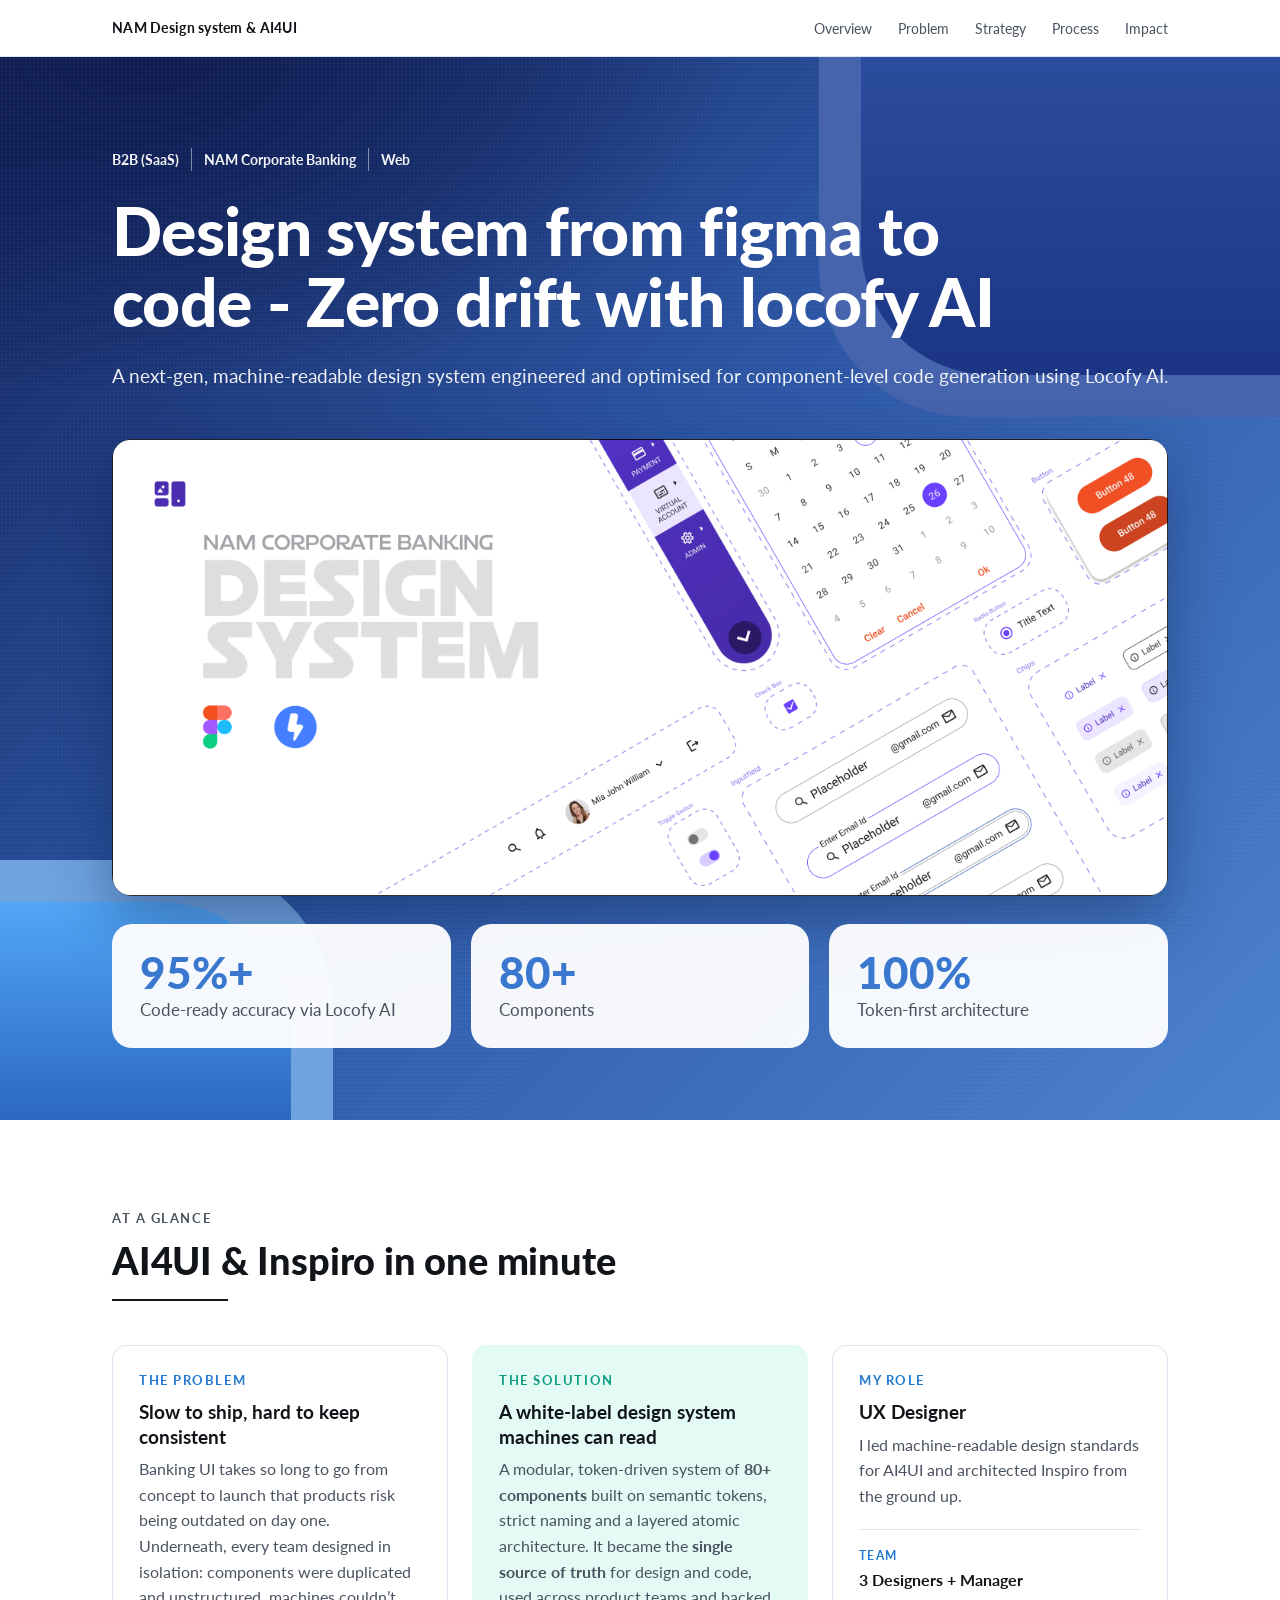
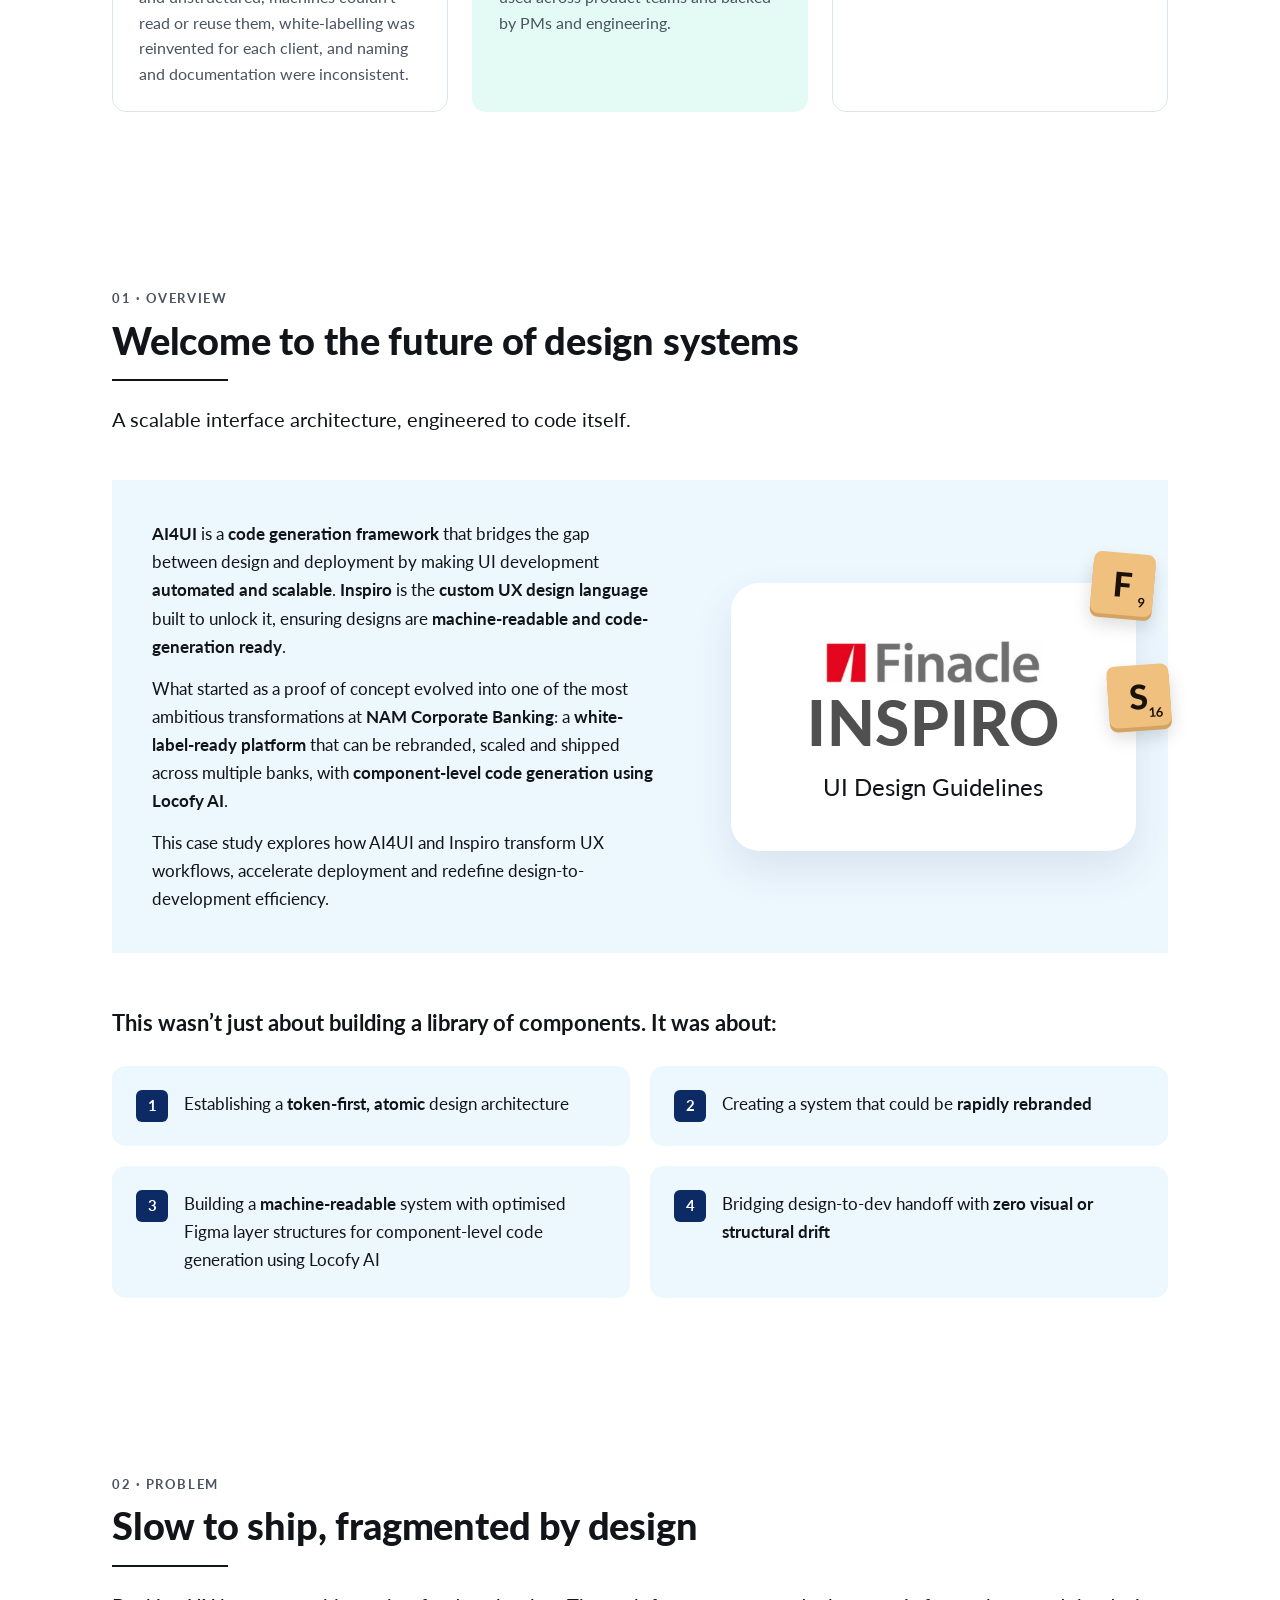
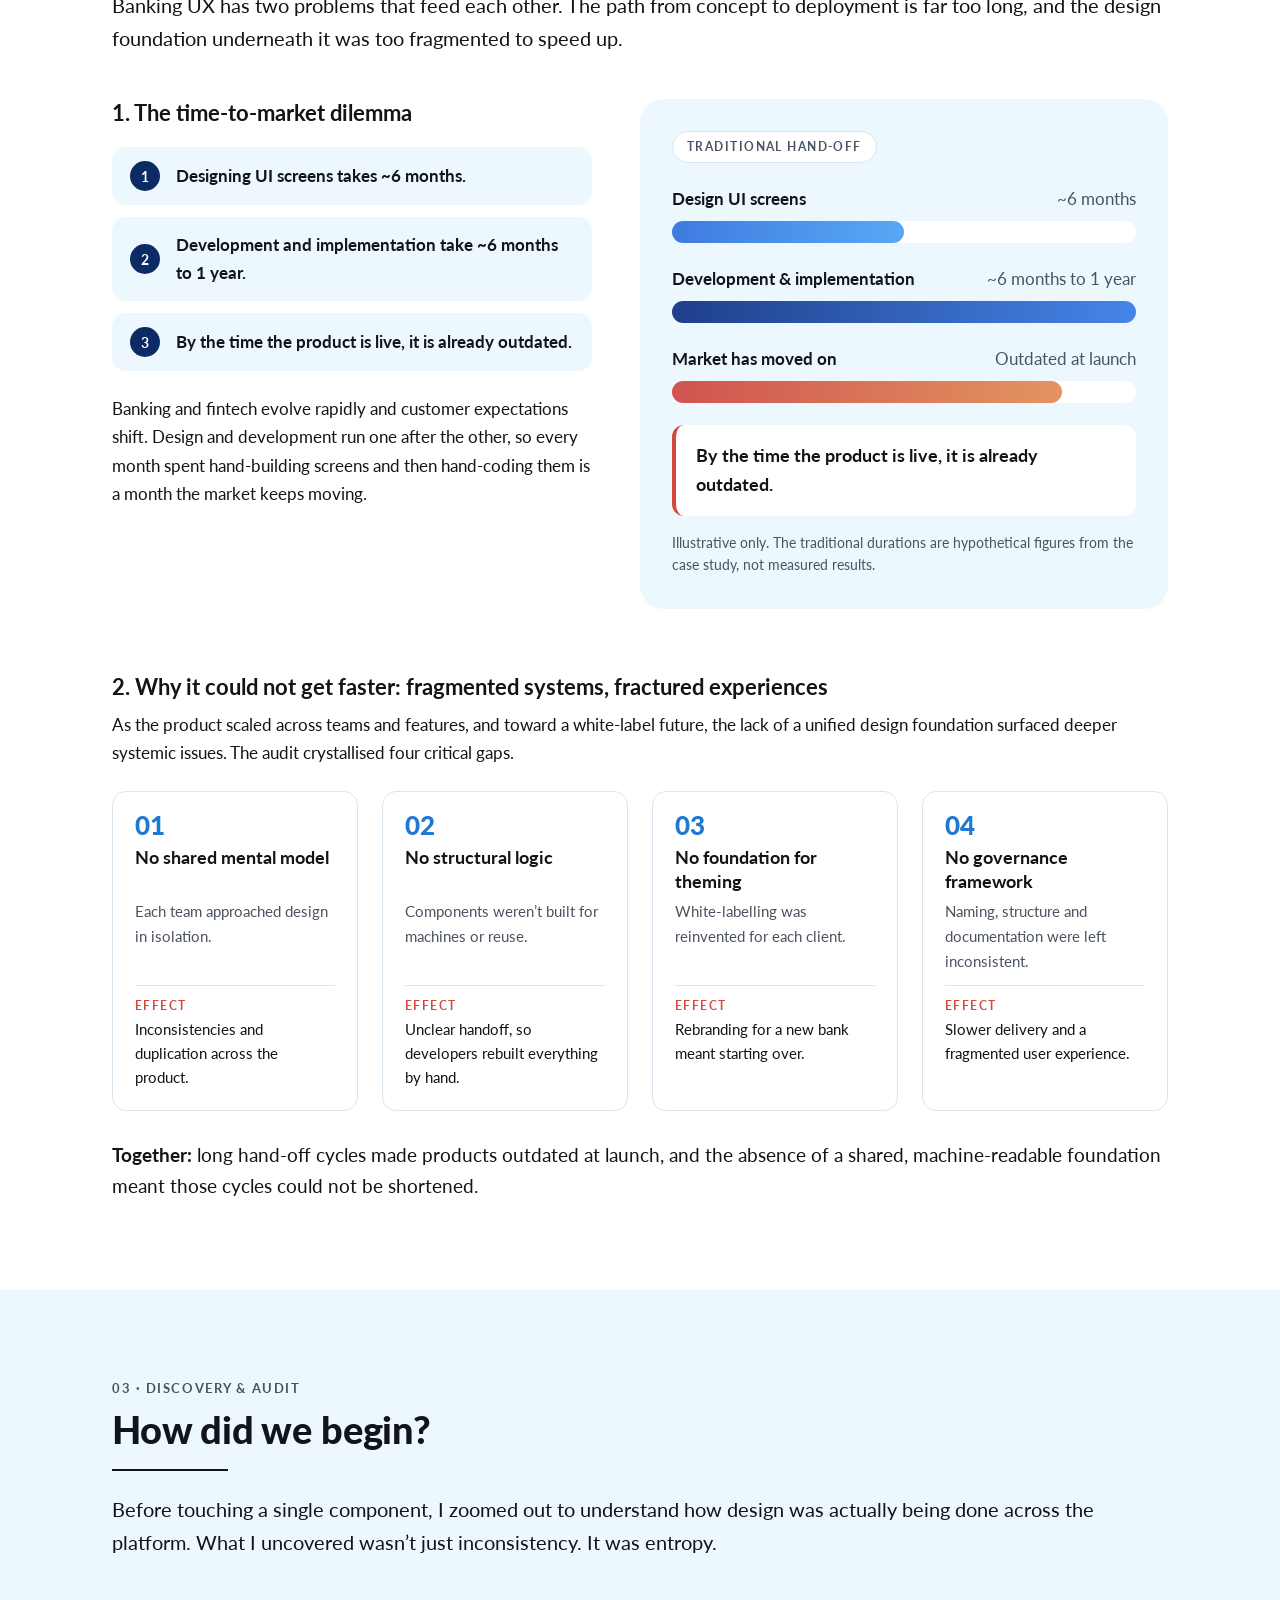
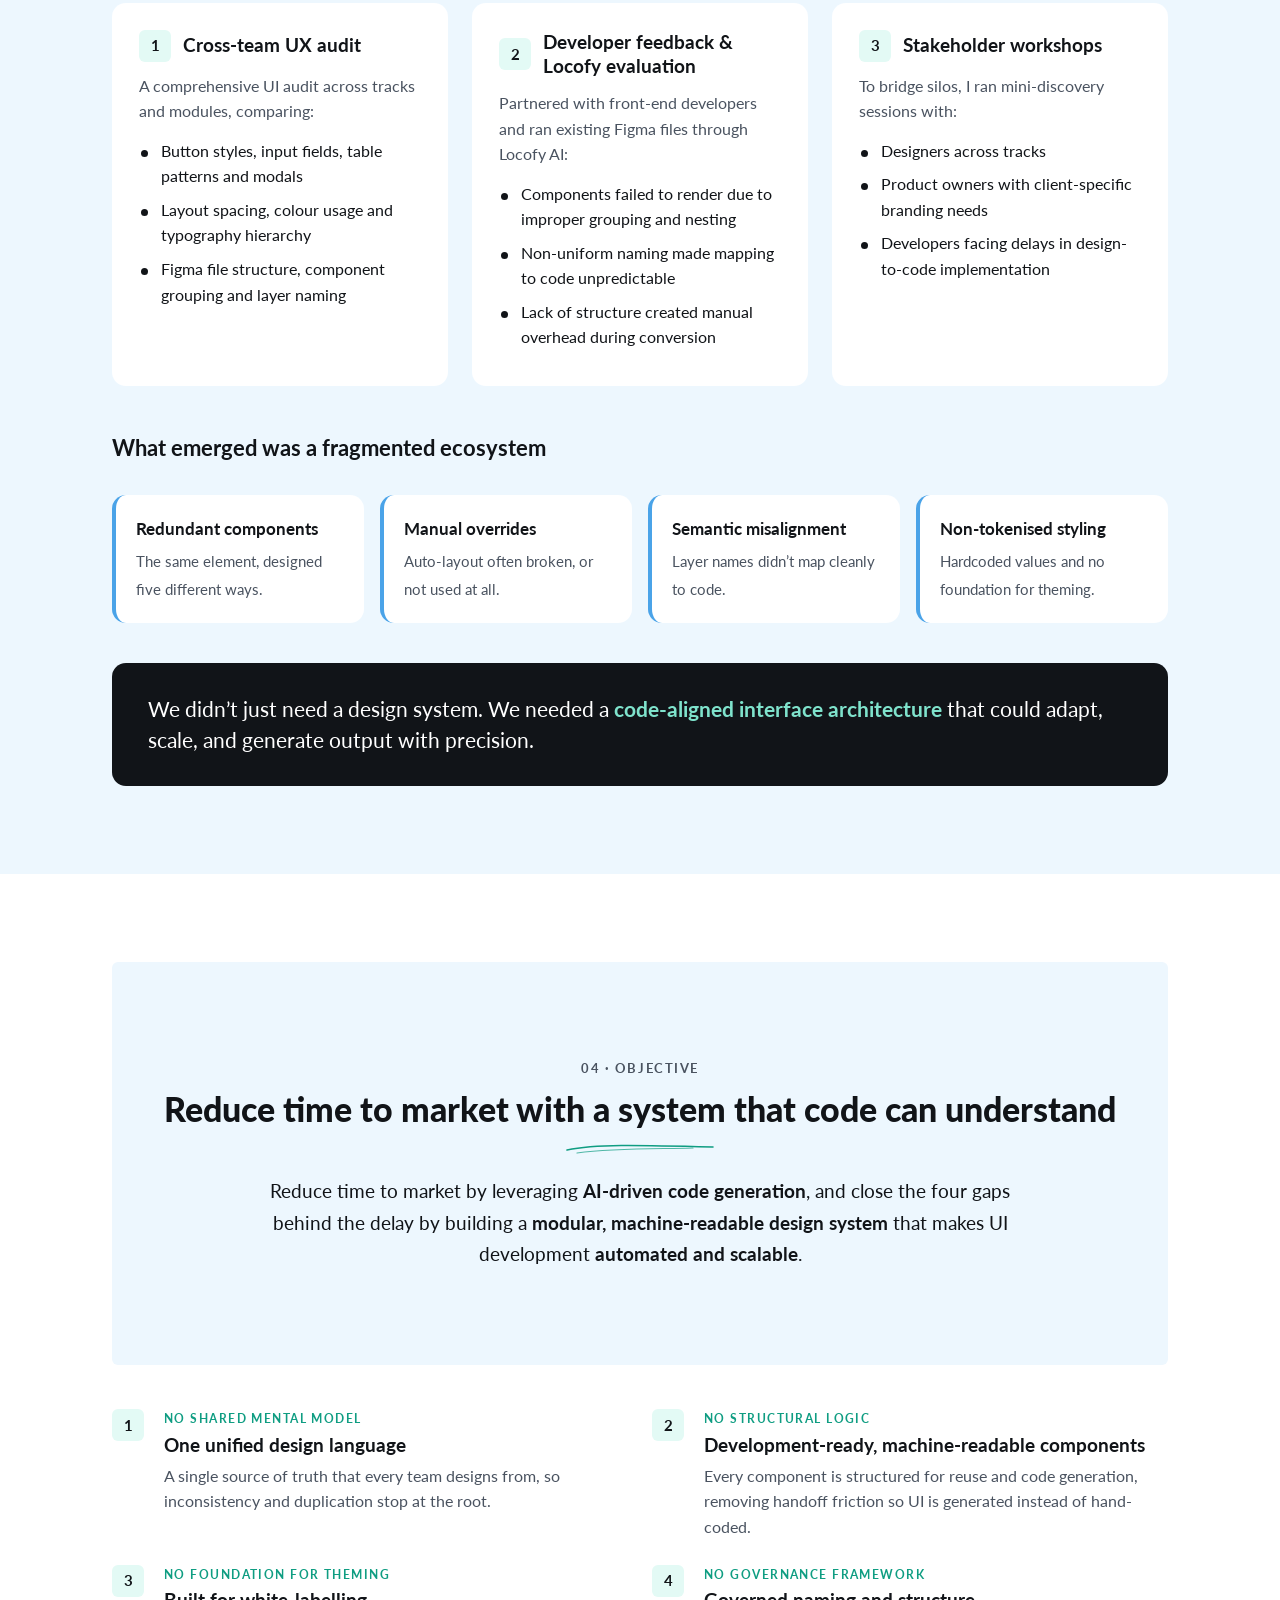
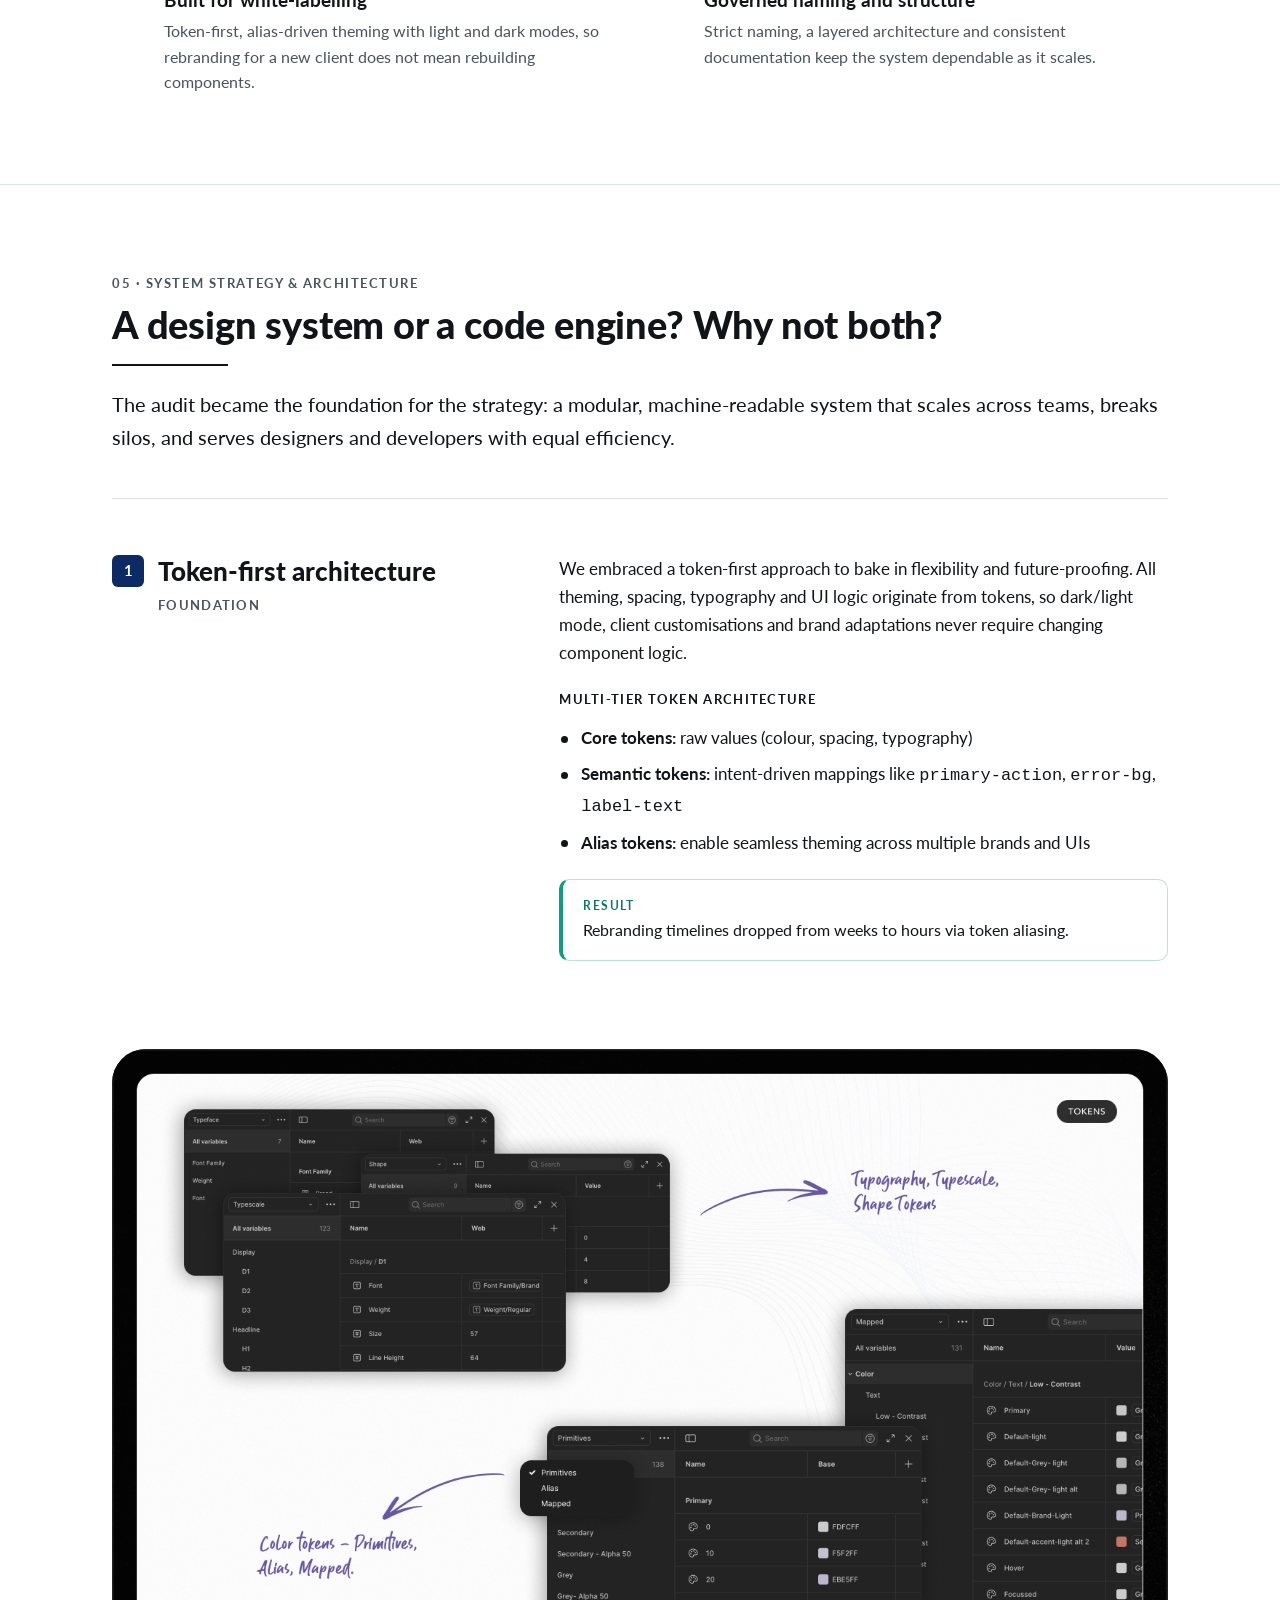
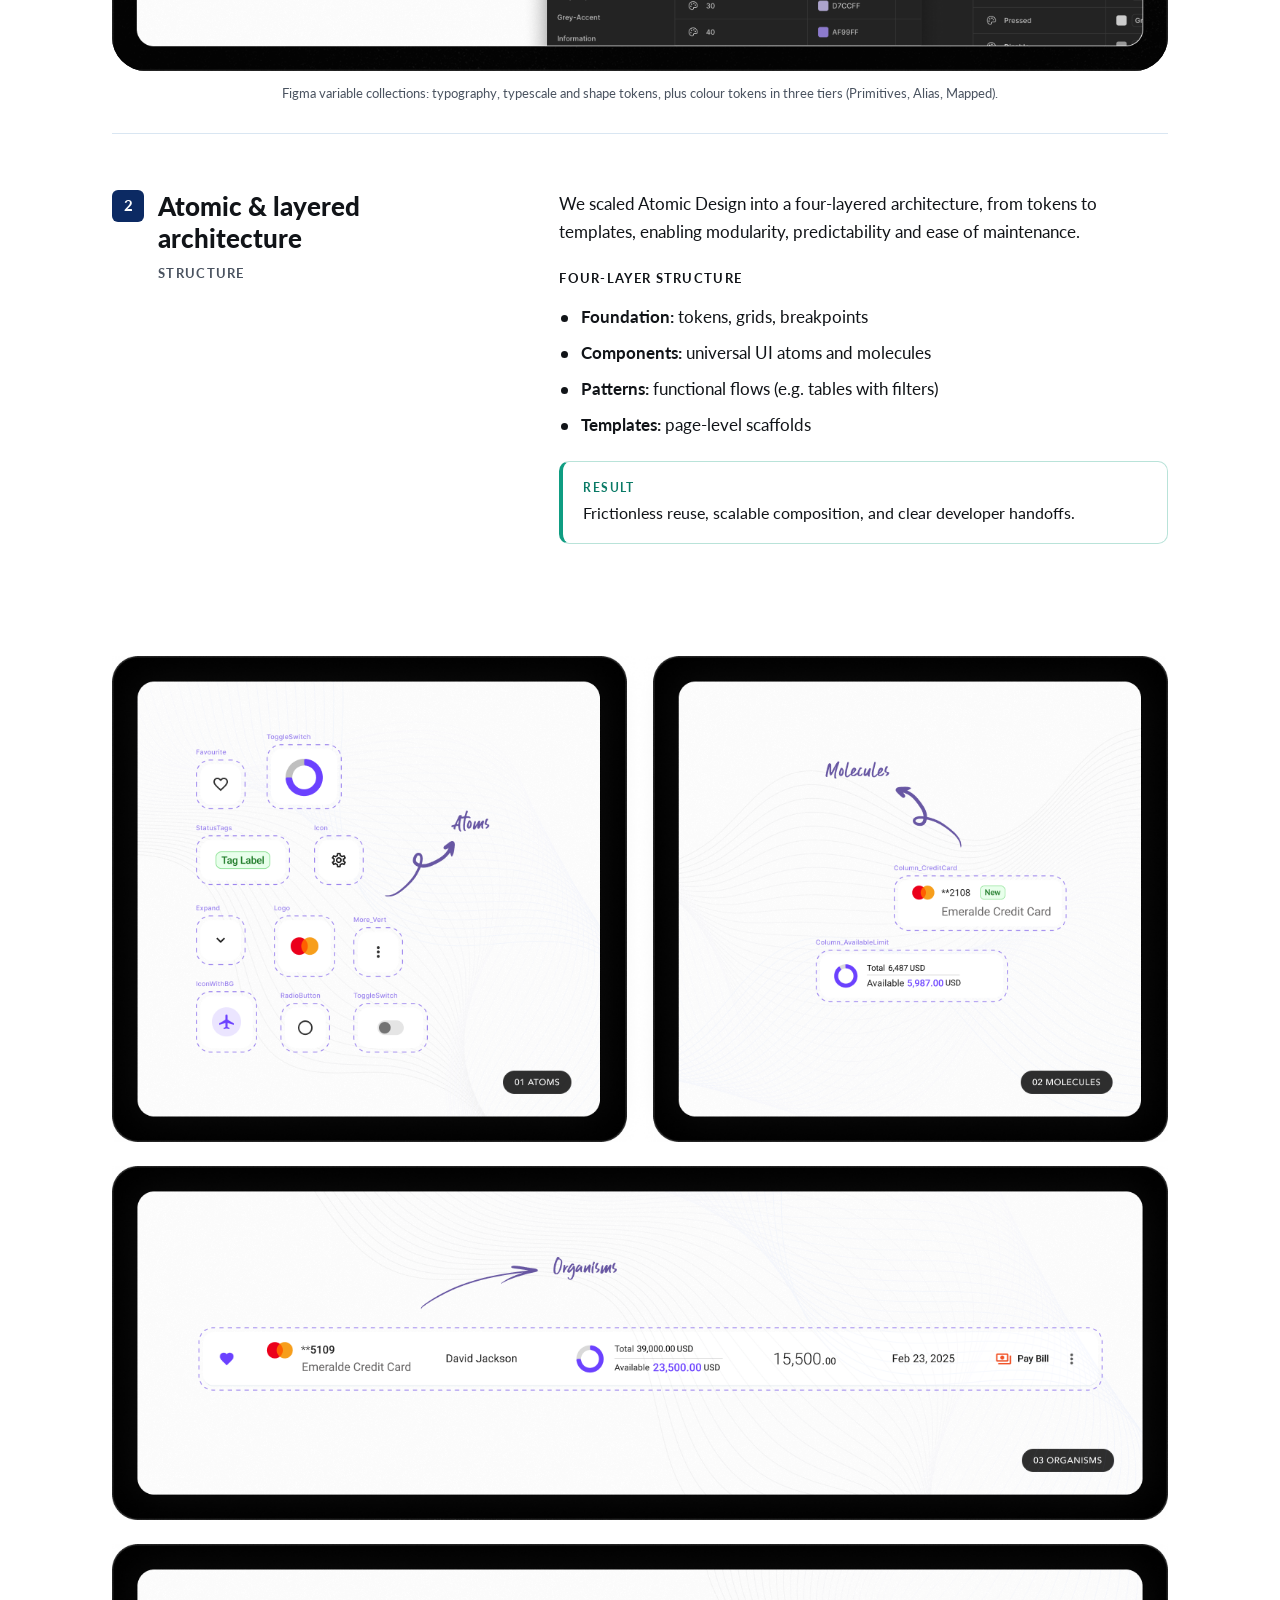
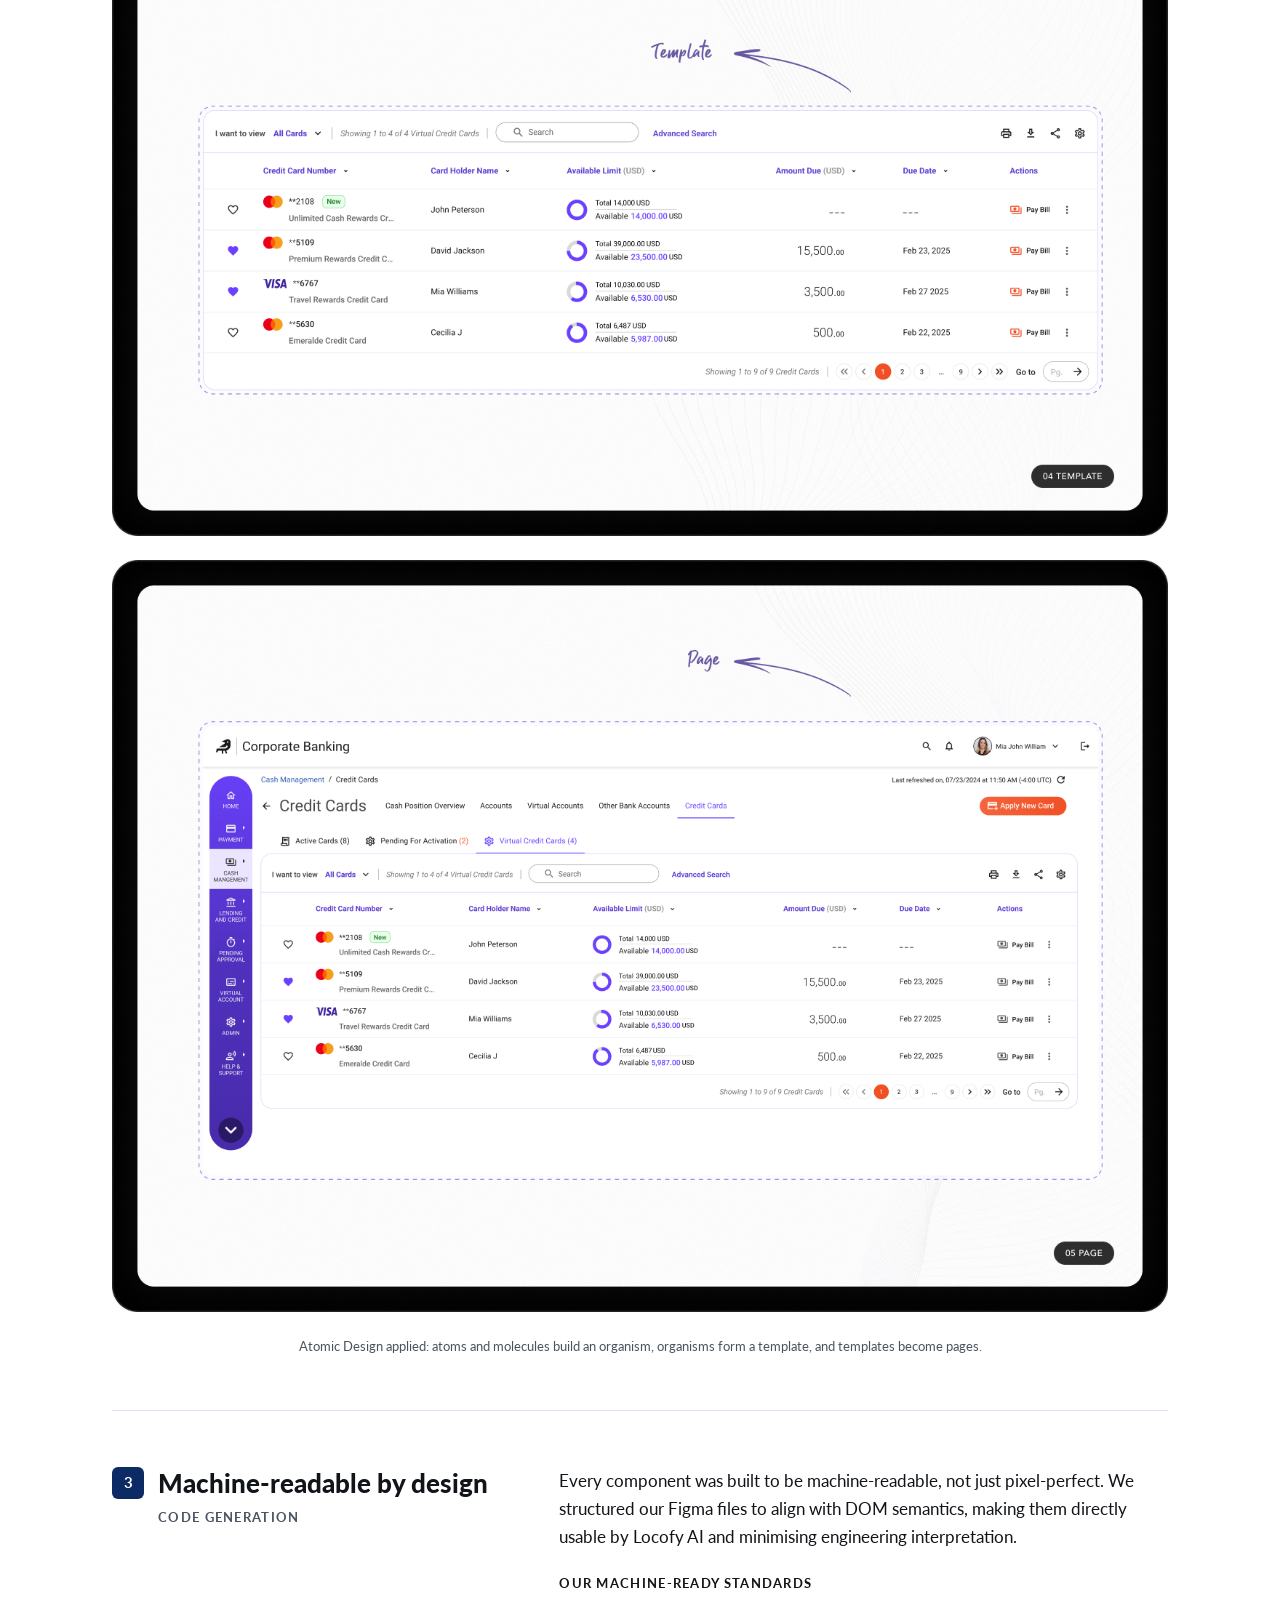
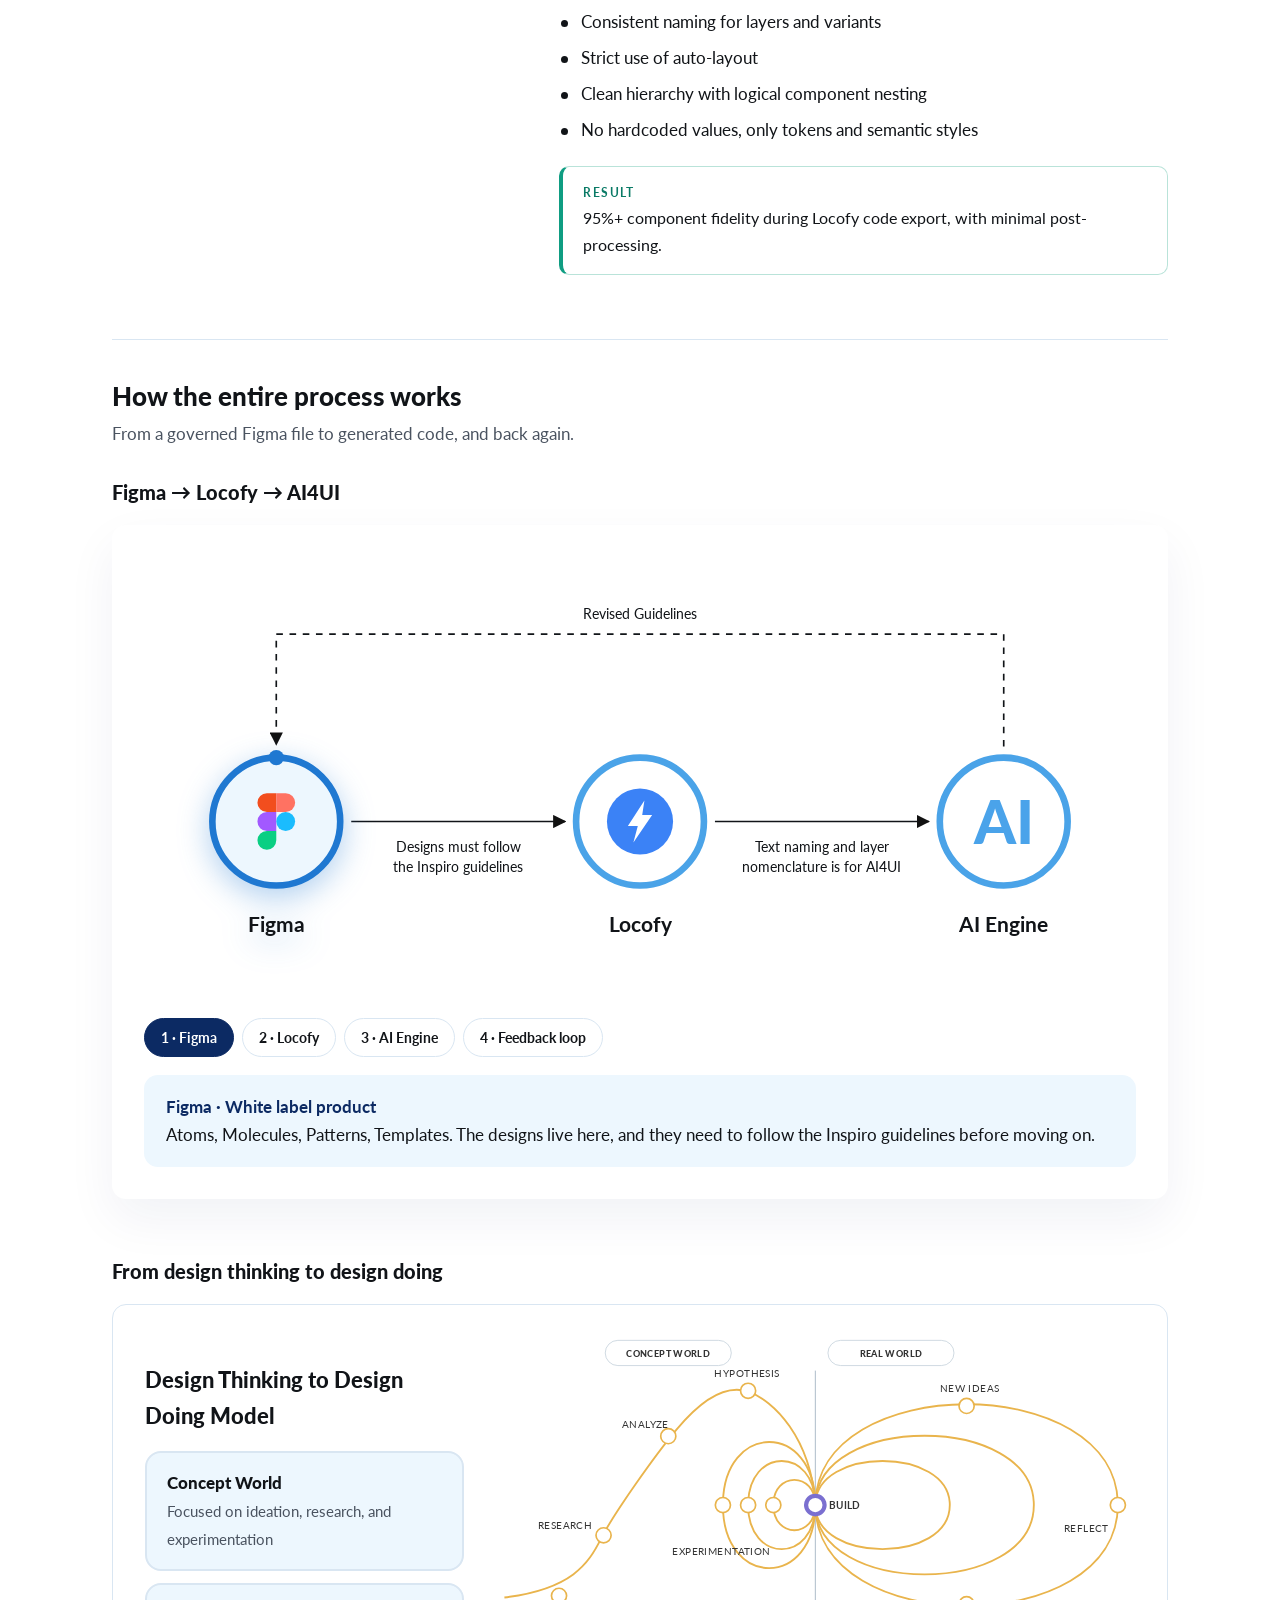
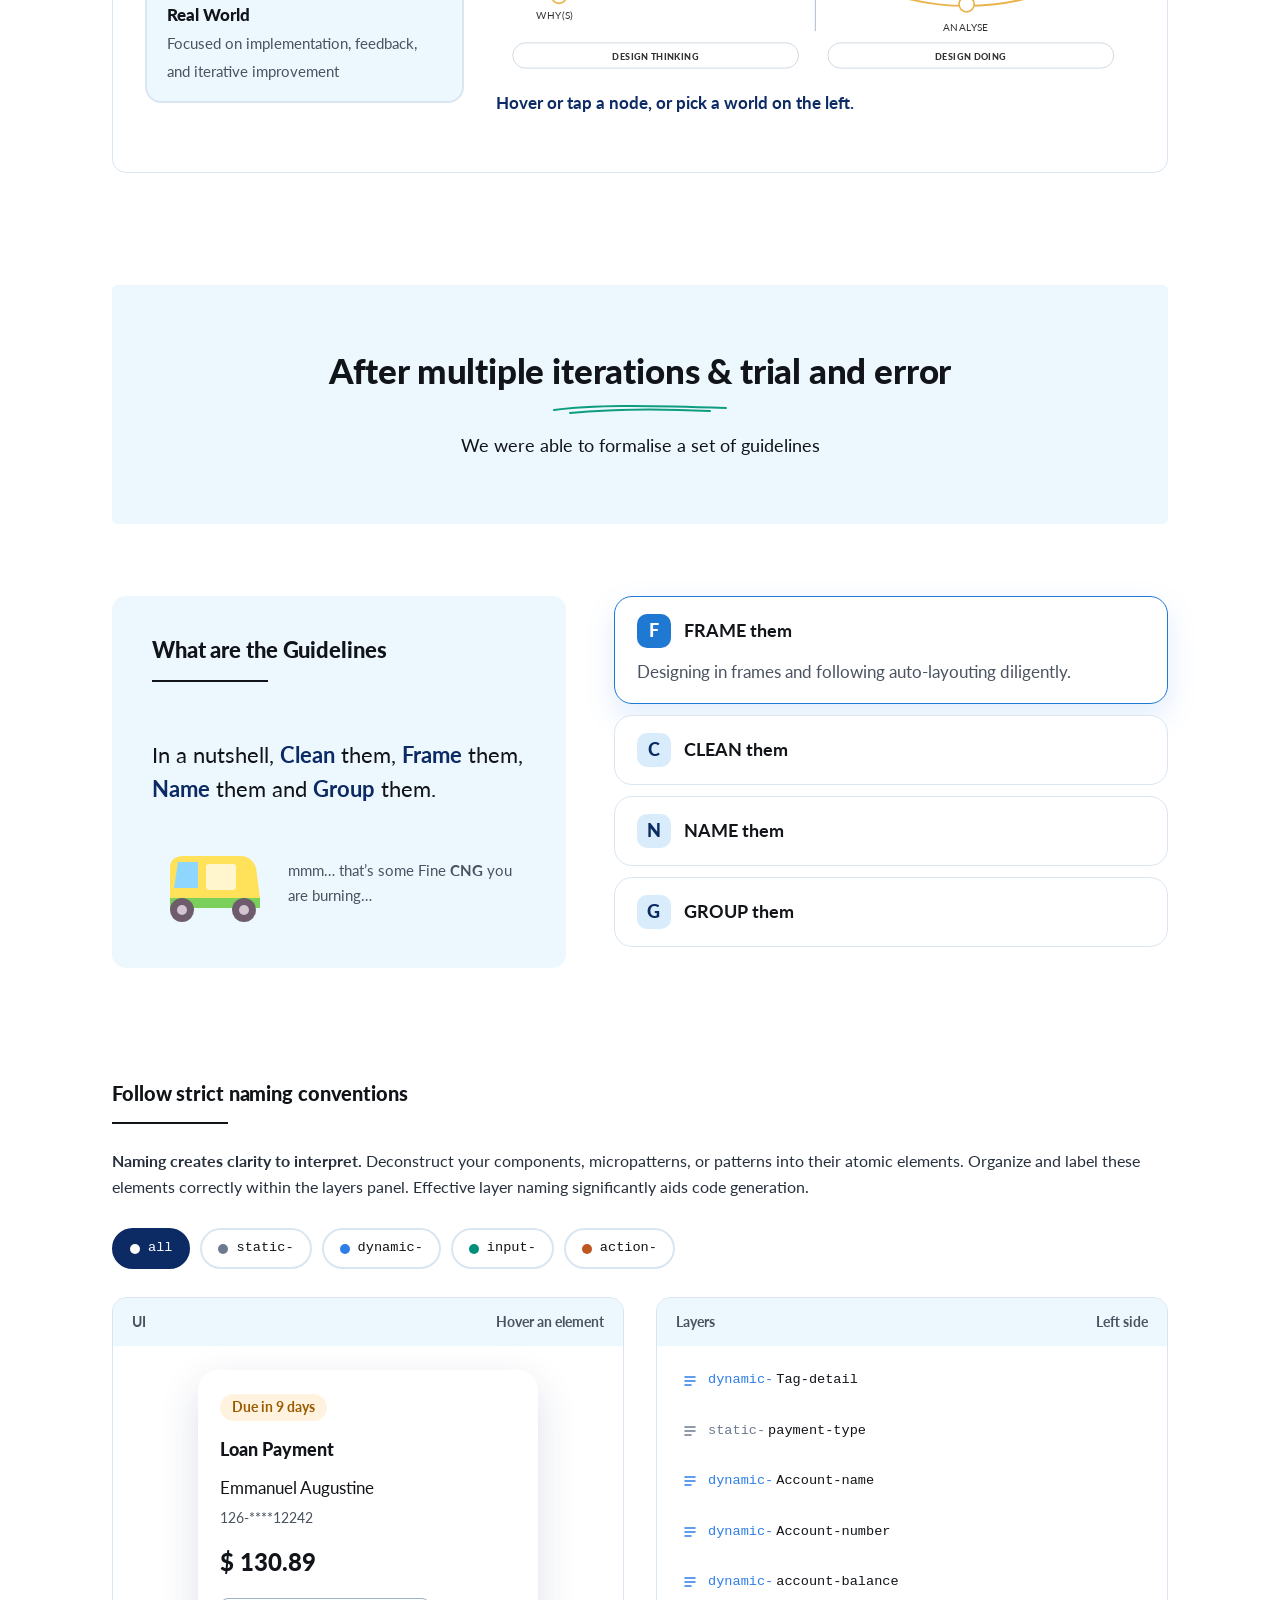
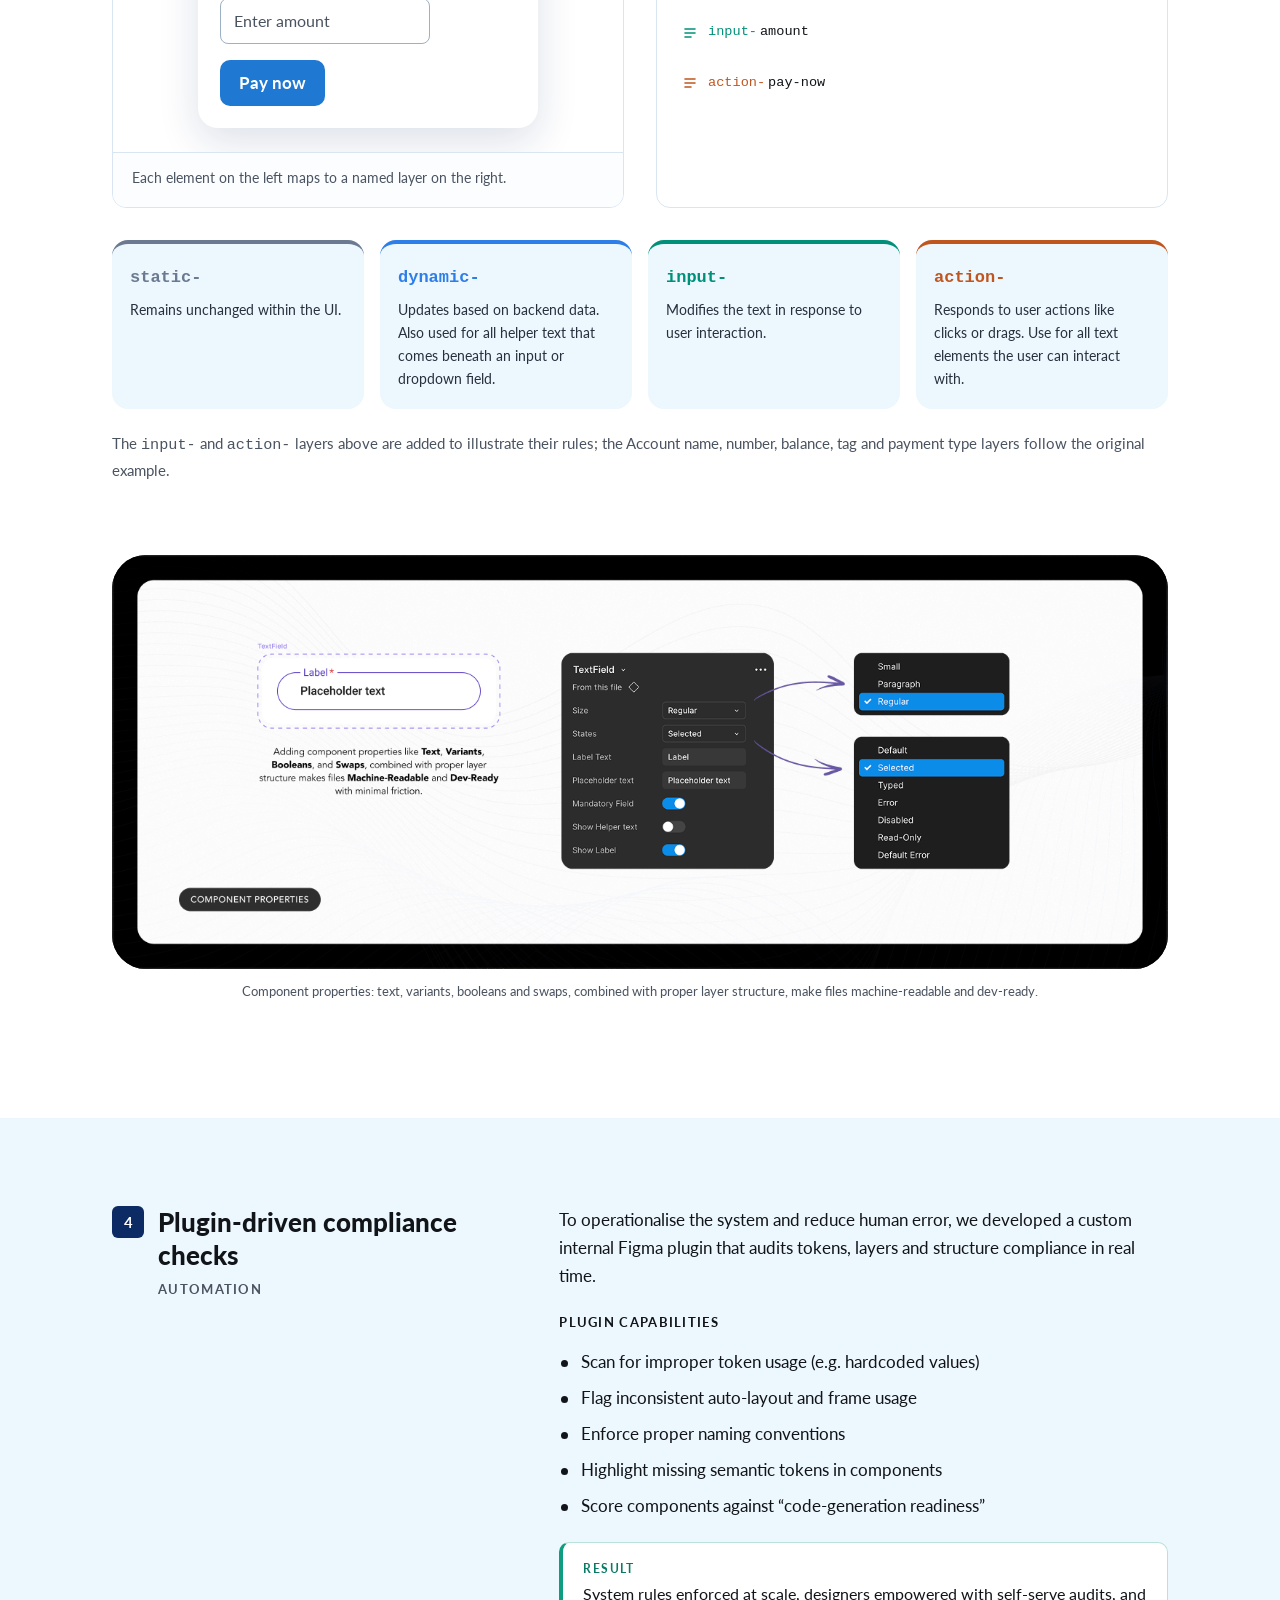
<file: Namdesignsystem/index.html>
<!DOCTYPE html>
<html lang="en">
<head>
<meta charset="UTF-8">
<meta name="viewport" content="width=device-width, initial-scale=1">
<title>NAM Design system &amp; AI4UI | Case study</title>
<meta name="description" content="A machine-readable, token-first design system engineered for component-level code generation using Locofy AI. NAM Corporate Banking.">
<link rel="preconnect" href="https://fonts.googleapis.com">
<link rel="preconnect" href="https://fonts.gstatic.com" crossorigin>
<link href="https://fonts.googleapis.com/css2?family=Lato:wght@400;700;900&family=Caveat:wght@600&display=swap" rel="stylesheet">
<style>
  :root{
    --ink:#111418;
    --muted:#4a5360;
    --line:#d9e6f2;
    --white:#ffffff;
    --blue-50:#edf7fe;
    --blue-100:#d8ecfb;
    --blue-400:#4aa3e8;
    --blue-600:#1f78d1;
    --navy:#0c2a63;
    --mint:#e3faf5;
    --teal:#0f9d82;
    --green:#3e9f5b;
    --plum:#2f3744;
    --amber:#e9b44c;
    --red:#d4483b;
    --radius:14px;
    --max:1120px;
  }
  *{box-sizing:border-box;margin:0;padding:0}
  html{scroll-behavior:smooth;scroll-padding-top:72px}
  body{
    font-family:"Lato",-apple-system,"Segoe UI",system-ui,sans-serif;
    color:var(--ink);background:var(--white);
    font-size:17px;line-height:1.65;-webkit-font-smoothing:antialiased;
  }
  a{color:inherit}
  strong,b{font-weight:700}
  .wrap{max-width:var(--max);margin:0 auto;padding:0 32px}

  /* ---------- Nav ---------- */
  .nav{
    position:sticky;top:0;z-index:50;background:rgba(255,255,255,.92);
    backdrop-filter:blur(8px);border-bottom:1px solid var(--line);
  }
  .nav .wrap{display:flex;justify-content:space-between;align-items:center;height:56px}
  .nav .brand{font-weight:700;font-size:14px;letter-spacing:.02em;color:var(--ink)}
  .nav ul{display:flex;gap:26px;list-style:none}
  .nav a{text-decoration:none;font-size:14px;color:var(--muted)}
  .nav a:hover{color:var(--ink)}

  /* ---------- Cover ---------- */
  .cover{
    position:relative;overflow:hidden;color:#fff;
    background:
      radial-gradient(900px 520px at 12% 0%,#0f1d52 0%,transparent 65%),
      linear-gradient(135deg,#12225a 0%,#2b54a3 45%,#4a82cf 100%);
  }
  .cover::before{ /* fine dotted texture, as in the reference background */
    content:"";position:absolute;inset:0;opacity:.5;pointer-events:none;
    background-image:radial-gradient(rgba(255,255,255,.07) 1px,transparent 1.2px);
    background-size:4px 4px;
  }
  .shape{position:absolute}
  .shape.a{ /* top-right: dark rounded panel with a lighter outer band */
    right:0;top:0;width:36%;height:360px;background:#4663ad;
    border-bottom-left-radius:150px;
  }
  .shape.a::after{content:"";position:absolute;inset:0 0 42px 42px;border-bottom-left-radius:130px;background:linear-gradient(180deg,#2c4c9d 0%,#1b3584 100%)}
  .shape.b{ /* bottom-left: bright blue rounded panel with a lighter outer band */
    left:0;bottom:0;width:26%;height:260px;background:#6ea3e0;
    border-top-right-radius:150px;
  }
  .shape.b::after{content:"";position:absolute;inset:42px 42px 0 0;border-top-right-radius:130px;background:linear-gradient(180deg,#52a6f6 0%,#2c68c2 100%)}
  .cover .wrap{position:relative;z-index:2;padding-top:88px;padding-bottom:72px}
  .eyebrow{
    display:inline-flex;gap:12px;font-size:14px;font-weight:700;
    padding-bottom:6px;margin-bottom:18px;opacity:.95;
  }
  .eyebrow span+span{border-left:1px solid rgba(255,255,255,.5);padding-left:12px}
  .cover h1{font-size:clamp(38px,5.6vw,66px);line-height:1.08;font-weight:900;max-width:15em;letter-spacing:-.01em}
  .cover .sub{margin-top:22px;max-width:none;font-size:19px;opacity:.92}
  .cover .meta{display:flex;gap:44px;flex-wrap:wrap;margin-top:34px}
  .cover .meta div{font-size:17px;font-weight:700}
  .cover .meta small{display:block;font-size:14px;font-weight:400;opacity:.85}
  .cover .hero{display:block;width:100%;height:auto;margin-top:48px;border-radius:20px;box-shadow:0 24px 60px rgba(6,20,60,.35)}
  .cover .stats{display:grid;grid-template-columns:repeat(3,1fr);gap:20px;margin-top:28px}
  .cover .stat{
    background:rgba(255,255,255,.95);color:var(--ink);border-radius:20px;
    padding:24px 28px;
  }
  .cover .stat b{display:block;font-size:44px;line-height:1.1;color:#3a78cf;font-weight:900}
  .cover .stat span{font-size:17px;color:var(--muted)}

  /* ---------- At a glance ---------- */
  .glance .card{padding:24px 26px}
  .glance .card .kicker{color:var(--blue-600);margin-bottom:8px}
  .glance .card h3{font-size:19px;margin-bottom:8px}
  .glance .card p{font-size:15.5px;color:var(--muted)}
  .glance .card.sol{background:var(--mint);border-color:transparent}
  .glance .card.sol .kicker{color:var(--teal)}
  .glance .team{margin-top:20px;padding-top:16px;border-top:1px solid var(--line);font-size:15.5px;color:var(--ink);font-weight:700}
  .glance .team span{display:block;font-size:12px;letter-spacing:.12em;text-transform:uppercase;color:var(--blue-600);margin-bottom:2px}

  /* ---------- Generic section ---------- */
  section{padding:88px 0}
  section.band{background:var(--blue-50)}
  .kicker{font-size:13px;letter-spacing:.12em;text-transform:uppercase;color:var(--muted);font-weight:700;margin-bottom:8px}
  h2{font-size:clamp(28px,3.4vw,38px);line-height:1.2;font-weight:900;letter-spacing:-.005em}
  h2::after{content:"";display:block;width:116px;height:2px;background:var(--ink);margin-top:16px}
  h3{font-size:22px;line-height:1.3;font-weight:700}
  .lead{font-size:20px;color:var(--ink);max-width:38em;margin-top:22px}
  .lead.full{max-width:none}
  p+p{margin-top:14px}
  .muted{color:var(--muted)}
  .head{margin-bottom:44px}

  /* highlight link-style label, like "ACCELERATED Time-To-Market" */
  .hl{color:var(--green);text-transform:uppercase;border-bottom:2px solid var(--green);font-size:.82em;font-weight:700;letter-spacing:.02em;padding-bottom:1px}
  .ul{border-bottom:1.5px solid var(--ink);padding-bottom:1px}

  /* brush underline (centered statement panels) */
  .brush{display:block;margin:10px auto 0;width:150px;height:14px}
  .statement{
    background:var(--blue-50);border-radius:6px;padding:96px 48px;text-align:center;
  }
  .statement h3{font-size:clamp(26px,3.2vw,34px);font-weight:900}
  .statement p{max-width:40em;margin:20px auto 0;font-size:19px}

  .grid{display:grid;gap:24px}
  .g2{grid-template-columns:repeat(2,1fr)}
  .g3{grid-template-columns:repeat(3,1fr)}
  .g4{grid-template-columns:repeat(4,1fr)}
  .card{background:var(--white);border:1px solid var(--line);border-radius:var(--radius);padding:26px}
  section.band .card{border-color:transparent}

  .num{
    display:inline-flex;align-items:center;justify-content:center;
    width:32px;height:32px;border-radius:6px;background:var(--mint);
    font-weight:700;font-size:15px;flex:none;
  }

  /* ---------- Overview ---------- */
  .overview{display:grid;grid-template-columns:1.25fr 1fr;gap:0;border-radius:6px}
  .overview .left{background:var(--blue-50);padding:40px}
  .overview .right{background:var(--blue-50);display:flex;align-items:center;justify-content:center;padding:40px 32px}
  .fin-card{
    position:relative;width:100%;max-width:440px;background:var(--white);border-radius:28px;
    padding:56px 32px 44px;text-align:center;box-shadow:0 18px 40px rgba(30,60,120,.10)
  }
  .fin-card .fin-logo{display:block;width:220px;max-width:70%;height:auto;margin:0 auto}
  .fin-card .fin-name{font-size:62px;line-height:1;font-weight:900;color:#505050;letter-spacing:.01em;margin-top:6px}
  .fin-card .fin-sub{font-size:24px;color:var(--ink);margin-top:14px}
  .tile{
    position:absolute;width:62px;height:62px;border-radius:8px;background:#f0c07f;
    box-shadow:0 4px 0 #d4a362, 0 10px 18px rgba(0,0,0,.14);
    font-weight:900;font-size:34px;display:flex;align-items:center;justify-content:center;color:#1a1208;
    cursor:pointer;user-select:none;transition:transform .25s ease, box-shadow .25s ease;outline:none
  }
  .tile i{position:absolute;right:7px;bottom:3px;font-style:normal;font-size:13px;font-weight:700}
  .tile.t-f{top:-30px;right:-18px;transform:rotate(5deg)}
  .tile.t-s{top:82px;right:-34px;transform:rotate(-4deg)}
  .tile:hover,.tile:focus-visible{
    transform:translateY(-8px) rotate(-6deg) scale(1.1);
    box-shadow:0 10px 0 #d4a362, 0 22px 30px rgba(0,0,0,.2)
  }
  .tile.t-s:hover,.tile.t-s:focus-visible{transform:translateY(-8px) rotate(6deg) scale(1.1)}
  .tile:focus-visible{outline:3px solid var(--blue-600);outline-offset:3px}
  @media (prefers-reduced-motion:reduce){.tile{transition:none}}
  @media (max-width:640px){.tile.t-s{right:-10px}.tile.t-f{right:-6px}}

  .aims{display:grid;grid-template-columns:repeat(2,1fr);gap:20px;margin-top:28px}
  .aim{display:flex;gap:16px;align-items:flex-start;background:var(--blue-50);border-radius:var(--radius);padding:24px}
  .aim .num{background:var(--navy);color:var(--white)}
  .aim p{margin:0}
  .ico{width:44px;height:44px;border-radius:12px;display:flex;align-items:center;justify-content:center}
  .ico.loc{background:#3b6cf4}

  ul.dots{list-style:none;margin-top:14px}
  ul.dots li{position:relative;padding-left:22px;margin:8px 0}
  ul.dots li::before{content:"";position:absolute;left:2px;top:.7em;width:7px;height:7px;border-radius:50%;background:var(--ink)}

  /* ---------- Discovery ---------- */
  .audit-cols{display:grid;grid-template-columns:repeat(3,1fr);gap:24px}
  .audit-cols .card h3{display:flex;gap:12px;align-items:center;margin-bottom:12px;font-size:19px}
  .audit-cols ul.dots li{font-size:15.5px}
  .findings{margin-top:32px;display:grid;grid-template-columns:repeat(4,1fr);gap:16px}
  .finding{background:var(--white);border-radius:var(--radius);padding:20px;border-left:4px solid var(--blue-400)}
  .finding b{display:block;margin-bottom:4px}
  .finding span{font-size:15px;color:var(--muted)}
  .callout{
    margin-top:40px;padding:30px 36px;border-radius:var(--radius);background:var(--ink);color:#fff;font-size:21px;line-height:1.5
  }
  .callout b{color:#7fe3cc}

  /* ---------- Problem ---------- */
  .gaps{counter-reset:gap}
  .gap{position:relative;padding:20px 22px 20px;display:grid;grid-row:span 4;grid-template-rows:subgrid;row-gap:0}
  .gap::before{
    counter-increment:gap;content:"0" counter(gap);
    font-weight:900;font-size:26px;line-height:1;color:var(--blue-600);display:block;margin-bottom:8px
  }
  .gap h3{font-size:18px;margin-bottom:6px}
  .gap p{font-size:15px;color:var(--muted);margin-bottom:12px}
  .gap .eff{margin-top:0;padding-top:10px;border-top:1px solid var(--line);font-size:14.5px;color:var(--ink)}
  .gap .eff b{display:block;font-size:12px;letter-spacing:.12em;text-transform:uppercase;color:var(--red);margin-bottom:2px}
  .tm{display:grid;grid-template-columns:1fr 1.1fr;gap:48px;align-items:start;margin-bottom:64px}
  .tm h3{margin-bottom:20px}
  .tm-steps{list-style:none;display:grid;gap:12px;margin-bottom:24px}
  .tm-steps li{display:flex;align-items:center;gap:16px;background:var(--blue-50);border-radius:14px;padding:14px 18px;font-weight:700}
  .tm-steps li i{flex:none;width:30px;height:30px;border-radius:50%;background:var(--navy);color:#fff;font-style:normal;display:grid;place-items:center;font-size:14px}
  .tm-viz{background:var(--blue-50);border-radius:24px;padding:32px}
  .tm-row{margin-bottom:22px}
  .tm-row .lbl{display:flex;justify-content:space-between;gap:12px;font-weight:700;margin-bottom:8px}
  .tm-row .lbl span{font-weight:400;color:var(--muted)}
  .tm-track{height:22px;border-radius:99px;background:var(--white)}
  .tm-track i{display:block;height:100%;border-radius:99px}
  .tm-note{background:var(--white);border-left:4px solid var(--red);border-radius:12px;padding:16px 20px;font-weight:700;font-size:18px}
  .tm-viz small{display:block;margin-top:16px;font-size:13.5px;color:var(--muted)}
  .root{margin-top:28px;font-size:19px}
  #problem .head .lead{max-width:none}
  .qa{display:flex;flex-wrap:wrap;gap:10px;margin-top:26px}
  .qa span{background:var(--blue-50);border-radius:8px;padding:6px 14px;font-weight:700;font-size:15px}

  /* ---------- Goals ---------- */
  .goals{margin-top:44px}
  .goal{display:grid;grid-template-columns:auto 1fr;gap:20px;align-items:start}
  .goal .num{background:var(--mint)}
  .goal h3{font-size:19px;margin-bottom:6px}
  .goal p{font-size:15.5px;color:var(--muted)}
  .goal small{display:block;font-size:12px;letter-spacing:.12em;text-transform:uppercase;font-weight:700;color:var(--teal);margin-bottom:4px}

  /* ---------- Strategy pillars ---------- */
  .pillar{display:grid;grid-template-columns:.9fr 1.4fr;gap:56px;padding:56px 0;border-top:1px solid var(--line)}
  .pillar:first-of-type{border-top:0;padding-top:0}
  .pillar .idx{display:flex;gap:14px;align-items:flex-start}
  .pillar .num,.learn .card .num{background:var(--navy);color:var(--white)}
  .pillar h3{font-size:26px;line-height:1.25;font-weight:900}
  .pillar .tag{font-size:13px;letter-spacing:.1em;text-transform:uppercase;color:var(--muted);font-weight:700;margin-top:8px;display:block}
  .pillar h4{font-size:13px;letter-spacing:.1em;text-transform:uppercase;font-weight:700;margin:22px 0 4px;color:var(--ink)}
  .result{
    margin-top:22px;padding:16px 20px;border-radius:10px;background:var(--white);color:var(--ink);
    border:1px solid #b9e3d9;border-left:4px solid var(--teal);font-size:16px
  }
  .result b{display:block;font-size:12px;letter-spacing:.12em;text-transform:uppercase;color:#0a7a66;margin-bottom:2px}
  .shot{margin:32px 0 28px}
  .shot img{display:block;width:100%;height:auto;border-radius:34px;background:#0b0b0d}
  .shot.tall{max-width:820px;margin-inline:auto}
  .atomic-stack{margin:32px 0 28px;padding:24px 0;background:#fff;display:flex;flex-direction:column;align-items:stretch;gap:24px}
  .atomic-stack img{display:block;width:100%;height:auto;margin:0}
  .atomic-stack figcaption{font-size:13px;color:var(--muted);text-align:center;margin:0}
  .shot figcaption{margin-top:12px;font-size:13px;color:var(--muted);text-align:center}
  .viz{margin-top:40px;background:var(--blue-50);border-radius:var(--radius);padding:36px}
  section.band .viz{background:var(--white)}
  .viz-label{display:inline-block;font-size:12px;letter-spacing:.12em;text-transform:uppercase;font-weight:700;color:var(--muted);background:var(--white);border-radius:999px;padding:5px 14px;margin-bottom:22px;border:1px solid var(--line)}
  section.band .viz-label{background:var(--blue-50)}

  /* process flow (interactive) */
  .flow-card{background:var(--white);border-radius:var(--radius);padding:32px;box-shadow:0 20px 50px rgba(12,42,99,.06)}
  .flow-svg{width:100%;height:auto;display:block}
  .flow-svg .fl-ring{fill:#fff;stroke:var(--blue-400);stroke-width:6;transition:.3s}
  .flow-svg .fl-node{cursor:pointer;outline:none}
  .flow-svg .fl-node:hover .fl-ring,.flow-svg .fl-node:focus-visible .fl-ring,.flow-svg .fl-node.on .fl-ring{fill:var(--blue-50);stroke:var(--blue-600)}
  .flow-svg .fl-node.on{filter:drop-shadow(0 8px 14px rgba(31,120,209,.35))}
  .flow-svg .fl-name{font-size:19px;font-weight:700;fill:var(--ink);text-anchor:middle}
  .flow-svg .fl-cap{font-size:13px;fill:var(--ink);text-anchor:middle}
  .flow-svg .fl-arrow{stroke:var(--ink);stroke-width:1.5;fill:none}
  .flow-svg .fl-loop{stroke:var(--ink);stroke-width:1.5;fill:none;stroke-dasharray:6 6;animation:fl-dash 1.4s linear infinite}
  @keyframes fl-dash{to{stroke-dashoffset:-24}}
  .fl-pulse{fill:var(--blue-600);transition:cx .6s,cy .6s}
  .fl-steps{display:flex;flex-wrap:wrap;gap:8px;margin-top:20px}
  .fl-steps button{font:inherit;cursor:pointer;border:1px solid var(--line);background:#fff;color:var(--ink);border-radius:999px;padding:7px 16px;font-weight:700;font-size:14px;transition:.2s}
  .fl-steps button:hover,.fl-steps button.on{background:var(--navy);color:#fff;border-color:var(--navy)}
  .flow-detail{margin-top:18px;padding:18px 22px;border-radius:14px;background:var(--blue-50);min-height:84px}
  .flow-detail b{color:var(--navy)}

  /* design thinking -> doing (interactive) */
  .dt-box{background:var(--white);border:1px solid var(--line);border-radius:var(--radius);padding:32px;display:grid;grid-template-columns:.8fr 1.6fr;gap:32px;align-items:center}
  .dt-box h4{font-size:22px;font-weight:900;margin-bottom:16px}
  .world-btn{display:block;width:100%;font:inherit;color:var(--ink);cursor:pointer;text-align:left;margin-bottom:12px;padding:16px 20px;border-radius:16px;border:2px solid var(--line);background:var(--blue-50);transition:.25s}
  .world-btn b{display:block;font-weight:900}
  .world-btn span{font-size:14.5px;color:var(--muted)}
  .world-btn:hover,.world-btn.on{border-color:var(--amber);transform:translateX(4px)}
  .dt-svg{width:100%;height:auto;overflow:visible;display:block}
  .dt-svg .dt-curve{fill:none;stroke:var(--amber);stroke-width:2.2;stroke-dasharray:2200;stroke-dashoffset:2200;transition:stroke-dashoffset 3s ease}
  .dt-svg.draw .dt-curve{stroke-dashoffset:0}
  .dt-svg .dt-node{outline:none}
  .dt-svg .dt-node circle{fill:#fff;stroke:var(--amber);stroke-width:2;transition:.2s;cursor:pointer}
  .dt-svg .dt-node:hover circle,.dt-svg .dt-node:focus-visible circle,.dt-svg .dt-node.on circle{fill:var(--amber);r:11}
  .dt-svg .dt-node.build circle{stroke:#7a6fd0;stroke-width:5}
  .dt-svg text{font-size:12px;fill:#333;letter-spacing:.04em}
  .dt-svg .dt-pill rect{fill:#fff;stroke:#c8d3dd;rx:15}
  .dt-svg .dt-pill text{font-weight:900;font-size:11px;text-anchor:middle}
  .dt-svg .dt-zone{transition:opacity .4s}
  .dt-svg.focus-concept .dt-zone.real,.dt-svg.focus-real .dt-zone.concept{opacity:.18}
  .dt-info{margin-top:16px;min-height:3.2rem;font-weight:700;color:var(--navy)}
  @media (prefers-reduced-motion:reduce){.flow-svg .fl-loop{animation:none}.dt-svg .dt-curve{transition:none}}

  /* guidelines (interactive) */
  .gl-banner{background:var(--blue-50);border-radius:6px;text-align:center;padding:64px 32px}
  .gl-banner h2{font-size:clamp(1.6rem,3vw,2.2rem)}
  .gl-banner h2::after{display:none}
  .gl-scribble{display:block;margin:10px auto 14px;width:180px;height:14px;fill:none;stroke:var(--teal);stroke-width:2;stroke-linecap:round}
  .gl-scribble path{stroke-dasharray:300;stroke-dashoffset:300}
  .reveal.in .gl-scribble path{stroke-dashoffset:0;transition:stroke-dashoffset 1.2s .3s}
  .gl-banner p{font-size:1.15rem}
  .gl-intro{display:grid;grid-template-columns:.9fr 1.1fr;gap:48px;margin-top:72px;align-items:stretch}
  .gl-left{background:var(--blue-50);border-radius:var(--radius);padding:40px;display:flex;flex-direction:column;justify-content:space-between;gap:32px}
  .gl-left h2{font-size:22px;font-weight:900;line-height:1.3}
  .gl-big{font-size:1.4rem;line-height:1.5;margin-top:24px}
  .gl-big b{color:var(--navy)}
  .gl-cng{display:flex;align-items:center;gap:16px;color:var(--muted);font-size:.95rem}
  .gl-rick{border:0;background:none;padding:0;cursor:pointer;flex:none;line-height:0}
  .gl-rick svg{transition:transform .6s;display:block}
  .gl-rick.go svg{transform:translateX(30px) rotate(-3deg)}
  .gl-tabs{display:grid;gap:11px;align-content:start}
  .gl-tab{font:inherit;color:inherit;text-align:left;cursor:pointer;display:block;width:100%;border:1px solid var(--line);background:var(--white);border-radius:18px;padding:17px 22px;transition:border-color .2s,box-shadow .2s}
  .gl-tab .gl-h{display:flex;align-items:center;gap:13px;font-size:1.1rem;font-weight:700}
  .gl-tab .gl-h i{width:34px;height:34px;border-radius:10px;background:var(--blue-100);color:var(--navy);font-style:normal;font-weight:900;display:grid;place-items:center;flex:none}
  .gl-tab p{max-height:0;overflow:hidden;color:var(--muted);transition:max-height .35s,margin .35s}
  .gl-tab:hover{border-color:var(--blue-600)}
  .gl-tab[aria-expanded=true]{border-color:var(--blue-600);box-shadow:0 12px 30px rgba(45,126,232,.15)}
  .gl-tab[aria-expanded=true] .gl-h i{background:var(--blue-600);color:#fff}
  .gl-tab[aria-expanded=true] p{max-height:120px;margin-top:10px}

  /* naming convention (interactive) */
  .nm h2{font-size:20px;font-weight:900;line-height:1.3}
  .nm-lead{font-size:1rem;color:#27303d;max-width:none;margin-top:24px}
  .nm-chips{display:flex;flex-wrap:wrap;gap:10px;margin:28px 0}
  .nm-chip{font:inherit;font-family:ui-monospace,SFMono-Regular,Menlo,monospace;font-size:.85rem;cursor:pointer;display:inline-flex;align-items:center;gap:8px;border:2px solid var(--line);background:#fff;color:var(--ink);border-radius:99px;padding:7px 16px;transition:.2s}
  .nm-chip::before{content:"";width:10px;height:10px;border-radius:50%;background:var(--c)}
  .nm-chip[aria-pressed=true]{background:var(--c);border-color:var(--c);color:#fff}
  .nm-chip[aria-pressed=true]::before{background:#fff}
  .nm-demo{display:grid;grid-template-columns:1fr 1fr;gap:32px}
  .nm-panel{border:1px solid var(--line);border-radius:var(--radius);overflow:hidden;background:#fff;display:flex;flex-direction:column}
  .nm-panel header{display:flex;justify-content:space-between;padding:13px 19px;background:var(--blue-50);font-weight:700;font-size:.85rem;color:var(--muted)}
  .nm-stage{min-height:360px;display:grid;place-items:center;padding:24px;flex:1}
  .nm-card{width:100%;max-width:340px;border-radius:20px;box-shadow:0 14px 40px rgba(12,42,99,.14);padding:22px;background:#fff}
  .nm-el{display:inline-block;padding:3px 6px;margin:-3px -6px;border-radius:6px;outline:2px solid transparent;transition:.2s}
  .nm-el.hover,.nm-el:focus-visible{outline-color:var(--c);background:color-mix(in srgb,var(--c) 12%,transparent)}
  .nm-el.dim,.nm-layer.dim{opacity:.2}
  .nm-tag{display:inline-block;background:#fff3df;color:#9a5a00;font-weight:700;font-size:.85rem;border-radius:99px;padding:2px 12px}
  .nm-type{margin-top:13px;font-weight:900;font-size:1.15rem}
  .nm-name{margin-top:10px}
  .nm-no{margin-top:4px;font-size:.88rem;color:var(--muted)}
  .nm-bal{margin-top:13px;font-size:1.5rem;font-weight:900}
  .nm-inp,.nm-btn{margin-top:16px}
  .nm-fake{display:inline-block;border:1.5px solid #9db1c4;border-radius:8px;padding:9px 13px;min-width:210px;color:var(--muted);font-weight:400;font-size:1rem}
  .nm-btn .nm-el>span{display:inline-block;background:var(--blue-600);color:#fff;font-weight:700;border-radius:10px;padding:9px 19px}
  .nm-note{border-top:1px solid var(--line);background:#fbfdff;color:var(--muted);font-size:.88rem;padding:13px 19px;min-height:3.4rem}
  .nm-layers{list-style:none;margin:0;padding:12px;display:flex;flex-direction:column;gap:6px;font-family:ui-monospace,SFMono-Regular,Menlo,monospace;font-size:.85rem;min-height:360px}
  .nm-layer{display:flex;align-items:center;gap:11px;padding:10px 13px;border-radius:10px;border:1px solid transparent;cursor:pointer;color:var(--ink);transition:.2s}
  .nm-layer svg{color:var(--c);flex:none}
  .nm-layer .p{color:var(--c);font-weight:500;margin-right:-8px}
  .nm-layer.hover,.nm-layer:focus-visible{background:color-mix(in srgb,var(--c) 10%,#fff);border-color:var(--c);outline:0}
  .nm-defs{display:grid;grid-template-columns:repeat(4,1fr);gap:16px;margin-top:32px}
  .nm-def{background:var(--blue-50);border-radius:16px;border-top:4px solid var(--c);padding:18px;transition:transform .2s}
  .nm-def:hover{transform:translateY(-4px)}
  .nm-def code{font-family:ui-monospace,SFMono-Regular,Menlo,monospace;color:var(--c);font-weight:700}
  .nm-def p{font-size:.88rem;color:#27303d;margin-top:6px}
  .nm-foot{font-size:.95rem;color:var(--muted);margin-top:22px}
  .nm-foot code{font-family:ui-monospace,SFMono-Regular,Menlo,monospace}
  @media (prefers-reduced-motion:reduce){.gl-rick svg,.gl-tab,.gl-tab p,.nm-el,.nm-layer,.nm-def,.nm-chip{transition:none}.gl-scribble path{stroke-dashoffset:0;transition:none}}

  .caps{display:grid;grid-template-columns:repeat(2,1fr);gap:0 24px}

  /* governance */
  .rituals{display:grid;grid-template-columns:repeat(3,1fr);gap:16px;margin-top:6px}
  .ritual{background:var(--white);border:1px solid var(--line);border-radius:12px;padding:18px}
  section.band .ritual{background:var(--blue-50);border-color:transparent}
  .ritual b{display:block;margin-bottom:4px}
  .ritual span{font-size:14.5px;color:var(--muted)}
  .vtags{display:flex;gap:8px;margin-top:10px}
  .vtags i{font-style:normal;font-size:12px;font-weight:700;border-radius:6px;padding:2px 10px}
  .vtags .d{background:#fff4d6;color:#8a6200}
  .vtags .f{background:#dff6e6;color:#1d7a3f}

  .closing-line{
    margin-top:56px;text-align:center;font-size:clamp(20px,2.4vw,26px);line-height:1.5;font-weight:400;max-width:34em;margin-left:auto;margin-right:auto
  }
  .closing-line b{font-weight:900}

  /* ---------- Impact ---------- */
  .impact{display:grid;grid-template-columns:repeat(2,1fr);gap:48px 64px;margin-top:8px}
  .impact .item svg{display:block;margin-bottom:10px}
  .impact .item h3{font-weight:400;font-size:22px}
  .impact .item h3 b{font-weight:900}
  .impact .item p{margin-top:6px;color:var(--muted);font-size:15.5px;max-width:30em}
  .metrics{display:grid;grid-template-columns:repeat(3,1fr);gap:20px;margin-bottom:56px}
  .metric{background:var(--white);border-radius:var(--radius);padding:26px;text-align:left}
  .metric b{display:block;font-size:42px;line-height:1.1;font-weight:900;color:var(--blue-600)}
  .metric span{font-size:15px;color:var(--muted)}

  /* ---------- Learnings ---------- */
  .learn{display:grid;grid-template-columns:repeat(2,1fr);gap:24px}
  .learn .card{display:grid;grid-template-columns:auto 1fr;gap:18px}
  .learn h3{font-size:19px;margin-bottom:6px}
  .learn p{font-size:15.5px;color:var(--muted)}

  /* ---------- Footer ---------- */
  footer{text-align:center}
  footer .thanks{color:#fff;padding:96px 0 84px;background:linear-gradient(135deg,#12225a 0%,#2b54a3 55%,#4a82cf 100%)}
  footer h2{color:#fff;font-size:clamp(44px,6vw,72px);font-weight:900;line-height:1.1}
  footer h2::after{display:none}
  footer .thanks p{color:#fff;font-size:19px;margin-top:18px;opacity:.95}
  footer .links{margin-top:32px;display:flex;justify-content:center}
  footer .links a{background:#fff;color:#12225a;border-radius:999px;padding:16px 30px;font-size:18px;font-weight:700;text-decoration:none}
  footer .links a:hover{background:#edf7fe}
  footer .credit{background:#fff;color:var(--muted);font-size:15px;padding:22px 0}

  /* ---------- Reveal ---------- */
  .js .reveal{opacity:0;transform:translateY(16px);transition:opacity .6s ease,transform .6s ease}
  .js .reveal.in{opacity:1;transform:none}
  @media (prefers-reduced-motion:reduce){
    html{scroll-behavior:auto}
    .js .reveal{opacity:1;transform:none;transition:none}
  }

  /* ---------- Responsive ---------- */
  @media (max-width:980px){
    .g3,.g4,.audit-cols,.findings,.metrics,.rituals{grid-template-columns:repeat(2,1fr)}
    .pillar,.overview,.gl-intro,.nm-demo,.dt-box,.impact,.learn,.caps,.tm{grid-template-columns:minmax(0,1fr)}
    .nm-defs{grid-template-columns:repeat(2,1fr)}
    .gl-intro{gap:24px}
    .pillar{gap:20px}
  }
  @media (max-width:640px){
    body{font-size:16px}
    .aims{grid-template-columns:1fr}
    .wrap{padding:0 20px}
    section{padding:60px 0}
    .nav ul{display:none}
    .g2,.g3,.g4,.audit-cols,.findings,.metrics,.rituals,.nm-defs{grid-template-columns:1fr}
    .statement{padding:56px 24px}
    .viz{padding:22px}
    .flow-card,.dt-box{padding:20px}
    .gl-banner{padding:44px 20px}
    .gl-left{padding:26px}
    .nm-fake{min-width:0;display:block}
    .cover .wrap{padding-top:56px}
    .cover .stats{grid-template-columns:1fr}
    .shape.a{width:60%;height:200px}
    .shape.b{width:50%;height:160px}
  }
</style>
</head>
<body>
<script>document.documentElement.classList.add('js')</script>

<!-- ================= NAV ================= -->
<header class="nav">
  <div class="wrap">
    <a class="brand" href="#top">NAM Design system &amp; AI4UI</a>
    <nav aria-label="Case study sections">
      <ul>
        <li><a href="#overview">Overview</a></li>
        <li><a href="#problem">Problem</a></li>
        <li><a href="#strategy">Strategy</a></li>
        <li><a href="#process">Process</a></li>
        <li><a href="#impact">Impact</a></li>
      </ul>
    </nav>
  </div>
</header>

<main>

<!-- ================= COVER ================= -->
<section class="cover" id="top" style="padding:0">
  <div class="shape a" aria-hidden="true"></div>
  <div class="shape b" aria-hidden="true"></div>
  <div class="wrap">
    <div class="eyebrow"><span>B2B (SaaS)</span><span>NAM Corporate Banking</span><span>Web</span></div>
    <h1>Design system from figma to code&nbsp;- Zero drift with locofy&nbsp;AI</h1>
    <p class="sub">A next-gen, machine-readable design system engineered and optimised for component-level code generation using Locofy AI.</p>
    <img class="hero" src="images/hero.png" alt="NAM Corporate Banking design system: buttons, inputs, chips, calendar, navigation and toggles built in Figma">
    <div class="stats">
      <div class="stat"><b>95%+</b><span>Code-ready accuracy via Locofy AI</span></div>
      <div class="stat"><b>80+</b><span>Components</span></div>
      <div class="stat"><b>100%</b><span>Token-first architecture</span></div>
    </div>
  </div>
</section>

<!-- ================= AT A GLANCE ================= -->
<section class="glance" id="glance">
  <div class="wrap">
    <div class="head reveal">
      <div class="kicker">At a glance</div>
      <h2>AI4UI &amp; Inspiro in one minute</h2>
    </div>
    <div class="grid g3">
      <div class="card reveal">
        <div class="kicker">The problem</div>
        <h3>Slow to ship, hard to keep consistent</h3>
        <p>Banking UI takes so long to go from concept to launch that products risk being outdated on day one. Underneath, every team designed in isolation: components were duplicated and unstructured, machines couldn&rsquo;t read or reuse them, white-labelling was reinvented for each client, and naming and documentation were inconsistent.</p>
      </div>
      <div class="card sol reveal">
        <div class="kicker">The solution</div>
        <h3>A white-label design system machines can read</h3>
        <p>A modular, token-driven system of <strong>80+ components</strong> built on semantic tokens, strict naming and a layered atomic architecture. It became the <strong>single source of truth</strong> for design and code, used across product teams and backed by PMs and engineering.</p>
      </div>
      <div class="card reveal">
        <div class="kicker">My role</div>
        <h3>UX Designer</h3>
        <p>I led machine-readable design standards for AI4UI and architected Inspiro from the ground up.</p>
        <div class="team"><span>Team</span>3 Designers + Manager</div>
      </div>
    </div>
  </div>
</section>

<!-- ================= 1. OVERVIEW ================= -->
<section id="overview">
  <div class="wrap">
    <div class="head reveal">
      <div class="kicker">01 &middot; Overview</div>
      <h2>Welcome to the future of design systems</h2>
      <p class="lead">A scalable interface architecture, engineered to code itself.</p>
    </div>

    <div class="overview reveal">
      <div class="left">
        <p><strong>AI4UI</strong> is a <strong>code generation framework</strong> that bridges the gap between design and deployment by making UI development <strong>automated and scalable</strong>. <strong>Inspiro</strong> is the <strong>custom UX design language</strong> built to unlock it, ensuring designs are <strong>machine-readable and code-generation ready</strong>.</p>
        <p>What started as a proof of concept evolved into one of the most ambitious transformations at <strong>NAM Corporate Banking</strong>: a <strong>white-label-ready platform</strong> that can be rebranded, scaled and shipped across multiple banks, with <strong>component-level code generation using Locofy AI</strong>.</p>
        <p>This case study explores how AI4UI and Inspiro transform UX workflows, accelerate deployment and redefine design-to-development efficiency.</p>
      </div>
      <div class="right">
        <div class="fin-card">
          <div class="tile t-f" tabindex="0" aria-label="Letter F, 9 points">F<i>9</i></div>
          <div class="tile t-s" tabindex="0" aria-label="Letter S, 16 points">S<i>16</i></div>
          <img class="fin-logo" src="images/finacle-logo.png" alt="Finacle">
          <div class="fin-name">INSPIRO</div>
          <div class="fin-sub">UI Design Guidelines</div>
        </div>
      </div>
    </div>

    <div class="reveal" style="margin-top:56px">
      <h3>This wasn&rsquo;t just about building a library of components. It was about:</h3>
      <div class="aims">
        <div class="aim"><span class="num">1</span><p>Establishing a <strong>token-first, atomic</strong> design architecture</p></div>
        <div class="aim"><span class="num">2</span><p>Creating a system that could be <strong>rapidly rebranded</strong></p></div>
        <div class="aim"><span class="num">3</span><p>Building a <strong>machine-readable</strong> system with optimised Figma layer structures for component-level code generation using Locofy AI</p></div>
        <div class="aim"><span class="num">4</span><p>Bridging design-to-dev handoff with <strong>zero visual or structural drift</strong></p></div>
      </div>
    </div>
  </div>
</section>

<!-- ================= 2. PROBLEM ================= -->
<section id="problem">
  <div class="wrap">
    <div class="head reveal">
      <div class="kicker">02 &middot; Problem</div>
      <h2>Slow to ship, fragmented by design</h2>
      <p class="lead">Banking UX has two problems that feed each other. The path from concept to deployment is far too long, and the design foundation underneath it was too fragmented to speed up.</p>
    </div>

    <div class="tm">
      <div class="reveal">
        <h3>1. The time-to-market dilemma</h3>
        <ol class="tm-steps">
          <li><i>1</i>Designing UI screens takes ~6 months.</li>
          <li><i>2</i>Development and implementation take ~6 months to 1 year.</li>
          <li><i>3</i>By the time the product is live, it is already outdated.</li>
        </ol>
        <p>Banking and fintech evolve rapidly and customer expectations shift. Design and development run one after the other, so every month spent hand-building screens and then hand-coding them is a month the market keeps moving.</p>
      </div>
      <div class="tm-viz reveal">
        <div class="viz-label">Traditional hand-off</div>
        <div class="tm-row"><div class="lbl">Design UI screens<span>~6 months</span></div><div class="tm-track"><i style="width:50%;background:linear-gradient(90deg,#3f7be0,#58a8f5)"></i></div></div>
        <div class="tm-row"><div class="lbl">Development &amp; implementation<span>~6 months to 1 year</span></div><div class="tm-track"><i style="width:100%;background:linear-gradient(90deg,#1f3f8a,#4585e8)"></i></div></div>
        <div class="tm-row"><div class="lbl">Market has moved on<span>Outdated at launch</span></div><div class="tm-track"><i style="width:84%;background:linear-gradient(90deg,#cf5450,#e39460)"></i></div></div>
        <div class="tm-note">By the time the product is live, it is already outdated.</div>
        <small>Illustrative only. The traditional durations are hypothetical figures from the case study, not measured results.</small>
      </div>
    </div>

    <h3 class="reveal">2. Why it could not get faster: fragmented systems, fractured experiences</h3>
    <p class="reveal" style="margin:10px 0 24px">As the product scaled across teams and features, and toward a white-label future, the lack of a unified design foundation surfaced deeper systemic issues. The audit crystallised four critical gaps.</p>
    <div class="grid g4 gaps">
      <div class="card gap reveal"><h3>No shared mental model</h3><p>Each team approached design in isolation.</p><div class="eff"><b>Effect</b>Inconsistencies and duplication across the product.</div></div>
      <div class="card gap reveal"><h3>No structural logic</h3><p>Components weren&rsquo;t built for machines or reuse.</p><div class="eff"><b>Effect</b>Unclear handoff, so developers rebuilt everything by hand.</div></div>
      <div class="card gap reveal"><h3>No foundation for theming</h3><p>White-labelling was reinvented for each client.</p><div class="eff"><b>Effect</b>Rebranding for a new bank meant starting over.</div></div>
      <div class="card gap reveal"><h3>No governance framework</h3><p>Naming, structure and documentation were left inconsistent.</p><div class="eff"><b>Effect</b>Slower delivery and a fragmented user experience.</div></div>
    </div>
    <p class="root reveal"><strong>Together:</strong> long hand-off cycles made products outdated at launch, and the absence of a shared, machine-readable foundation meant those cycles could not be shortened.</p>
  </div>
</section>

<!-- ================= 3. DISCOVERY ================= -->
<section id="discovery" class="band">
  <div class="wrap">
    <div class="head reveal">
      <div class="kicker">03 &middot; Discovery &amp; audit</div>
      <h2>How did we begin?</h2>
      <p class="lead full">Before touching a single component, I zoomed out to understand how design was actually being done across the platform. What I uncovered wasn&rsquo;t just inconsistency. It was entropy.</p>
    </div>

    <div class="audit-cols">
      <div class="card reveal">
        <h3><span class="num">1</span>Cross-team UX audit</h3>
        <p class="muted" style="font-size:15.5px">A comprehensive UI audit across tracks and modules, comparing:</p>
        <ul class="dots">
          <li>Button styles, input fields, table patterns and modals</li>
          <li>Layout spacing, colour usage and typography hierarchy</li>
          <li>Figma file structure, component grouping and layer naming</li>
        </ul>
      </div>
      <div class="card reveal">
        <h3><span class="num">2</span>Developer feedback &amp; Locofy evaluation</h3>
        <p class="muted" style="font-size:15.5px">Partnered with front-end developers and ran existing Figma files through Locofy AI:</p>
        <ul class="dots">
          <li>Components failed to render due to improper grouping and nesting</li>
          <li>Non-uniform naming made mapping to code unpredictable</li>
          <li>Lack of structure created manual overhead during conversion</li>
        </ul>
      </div>
      <div class="card reveal">
        <h3><span class="num">3</span>Stakeholder workshops</h3>
        <p class="muted" style="font-size:15.5px">To bridge silos, I ran mini-discovery sessions with:</p>
        <ul class="dots">
          <li>Designers across tracks</li>
          <li>Product owners with client-specific branding needs</li>
          <li>Developers facing delays in design-to-code implementation</li>
        </ul>
      </div>
    </div>

    <h3 class="reveal" style="margin:48px 0 16px">What emerged was a fragmented ecosystem</h3>
    <div class="findings reveal">
      <div class="finding"><b>Redundant components</b><span>The same element, designed five different ways.</span></div>
      <div class="finding"><b>Manual overrides</b><span>Auto-layout often broken, or not used at all.</span></div>
      <div class="finding"><b>Semantic misalignment</b><span>Layer names didn&rsquo;t map cleanly to code.</span></div>
      <div class="finding"><b>Non-tokenised styling</b><span>Hardcoded values and no foundation for theming.</span></div>
    </div>

    <div class="callout reveal">
      We didn&rsquo;t just need a design system. We needed a <b>code-aligned interface architecture</b> that could adapt, scale, and generate output with precision.
    </div>
  </div>
</section>

<!-- ================= 4. GOAL ================= -->
<section id="goal" style="border-bottom:1px solid var(--line)">
  <div class="wrap">
    <div class="statement reveal">
      <div class="kicker">04 &middot; Objective</div>
      <h3>Reduce time to market with a system that code can understand</h3>
      <svg class="brush" viewBox="0 0 150 14" aria-hidden="true"><path d="M2 9 C30 3, 70 4, 148 6" stroke="#0f9d82" stroke-width="1.6" fill="none" stroke-linecap="round"/><path d="M12 12 C50 7, 90 8, 128 7" stroke="#0f9d82" stroke-width="1.2" fill="none" stroke-linecap="round" opacity=".7"/></svg>
      <p>Reduce time to market by leveraging <strong>AI-driven code generation</strong>, and close the four gaps behind the delay by building a <strong>modular, machine-readable design system</strong> that makes UI development <strong>automated and scalable</strong>.</p>
    </div>

    <div class="grid g2 goals">
      <div class="goal reveal"><span class="num">1</span><div><small>No shared mental model</small><h3>One unified design language</h3><p>A single source of truth that every team designs from, so inconsistency and duplication stop at the root.</p></div></div>
      <div class="goal reveal"><span class="num">2</span><div><small>No structural logic</small><h3>Development-ready, machine-readable components</h3><p>Every component is structured for reuse and code generation, removing handoff friction so UI is generated instead of hand-coded.</p></div></div>
      <div class="goal reveal"><span class="num">3</span><div><small>No foundation for theming</small><h3>Built for white-labelling</h3><p>Token-first, alias-driven theming with light and dark modes, so rebranding for a new client does not mean rebuilding components.</p></div></div>
      <div class="goal reveal"><span class="num">4</span><div><small>No governance framework</small><h3>Governed naming and structure</h3><p>Strict naming, a layered architecture and consistent documentation keep the system dependable as it scales.</p></div></div>
    </div>
  </div>
</section>

<!-- ================= 5. STRATEGY ================= -->
<section id="strategy">
  <div class="wrap">
    <div class="head reveal">
      <div class="kicker">05 &middot; System strategy &amp; architecture</div>
      <h2>A design system or a code engine? Why not both?</h2>
      <p class="lead full">The audit became the foundation for the strategy: a modular, machine-readable system that scales across teams, breaks silos, and serves designers and developers with equal efficiency.</p>
    </div>

    <!-- Pillar 1 -->
    <div class="pillar reveal">
      <div class="idx"><span class="num">1</span><div><h3>Token-first architecture</h3><span class="tag">Foundation</span></div></div>
      <div>
        <p>We embraced a token-first approach to bake in flexibility and future-proofing. All theming, spacing, typography and UI logic originate from tokens, so dark/light mode, client customisations and brand adaptations never require changing component logic.</p>
        <h4>Multi-tier token architecture</h4>
        <ul class="dots">
          <li><strong>Core tokens:</strong> raw values (colour, spacing, typography)</li>
          <li><strong>Semantic tokens:</strong> intent-driven mappings like <code>primary-action</code>, <code>error-bg</code>, <code>label-text</code></li>
          <li><strong>Alias tokens:</strong> enable seamless theming across multiple brands and UIs</li>
        </ul>
        <div class="result"><b>Result</b>Rebranding timelines dropped from weeks to hours via token aliasing.</div>
      </div>
    </div>
    <figure class="shot reveal">
      <img src="images/tokens.png" width="1452" height="856" loading="lazy" alt="Figma variable collections for typeface, shape and typescale tokens, and for colour tokens across Primitives, Alias and Mapped.">
      <figcaption>Figma variable collections: typography, typescale and shape tokens, plus colour tokens in three tiers (Primitives, Alias, Mapped).</figcaption>
    </figure>

    <!-- Pillar 2 -->
    <div class="pillar reveal">
      <div class="idx"><span class="num">2</span><div><h3>Atomic &amp; layered architecture</h3><span class="tag">Structure</span></div></div>
      <div>
        <p>We scaled Atomic Design into a four-layered architecture, from tokens to templates, enabling modularity, predictability and ease of maintenance.</p>
        <h4>Four-layer structure</h4>
        <ul class="dots">
          <li><strong>Foundation:</strong> tokens, grids, breakpoints</li>
          <li><strong>Components:</strong> universal UI atoms and molecules</li>
          <li><strong>Patterns:</strong> functional flows (e.g. tables with filters)</li>
          <li><strong>Templates:</strong> page-level scaffolds</li>
        </ul>
        <div class="result"><b>Result</b>Frictionless reuse, scalable composition, and clear developer handoffs.</div>
      </div>
    </div>

    <figure class="atomic-stack reveal">
      <img src="images/atomic-1-atoms-molecules.png" width="1448" height="667" loading="lazy" alt="Atoms (favourite, toggle, status tag, icon, expand, logo, more, radio) shown side by side with molecules (credit card column and available limit column).">
      <img src="images/atomic-2-organisms.png" width="1452" height="487" loading="lazy" alt="An organism: a full credit card table row built from atoms and molecules.">
      <img src="images/atomic-3-template.png" width="1452" height="813" loading="lazy" alt="A template: the credit cards table with search, filters, column headers, rows and pagination.">
      <img src="images/atomic-4-page.png" width="1452" height="1035" loading="lazy" alt="A page: the Corporate Banking Credit Cards screen with navigation, tabs and the credit cards table.">
      <figcaption>Atomic Design applied: atoms and molecules build an organism, organisms form a template, and templates become pages.</figcaption>
    </figure>

    <!-- Pillar 3 -->
    <div class="pillar reveal" id="process">
      <div class="idx"><span class="num">3</span><div><h3>Machine-readable by design</h3><span class="tag">Code generation</span></div></div>
      <div>
        <p>Every component was built to be machine-readable, not just pixel-perfect. We structured our Figma files to align with DOM semantics, making them directly usable by Locofy AI and minimising engineering interpretation.</p>
        <h4>Our machine-ready standards</h4>
        <ul class="dots">
          <li>Consistent naming for layers and variants</li>
          <li>Strict use of auto-layout</li>
          <li>Clean hierarchy with logical component nesting</li>
          <li>No hardcoded values, only tokens and semantic styles</li>
        </ul>
        <div class="result"><b>Result</b>95%+ component fidelity during Locofy code export, with minimal post-processing.</div>
      </div>
    </div>

    <!-- How the entire process works (part of Machine-readable by design) -->
    <div class="reveal" style="margin-top:8px;padding-top:40px;border-top:1px solid var(--line)">
      <h3 style="font-size:26px;font-weight:900;margin-bottom:6px">How the entire process works</h3>
      <p class="muted" style="margin-bottom:28px">From a governed Figma file to generated code, and back again.</p>
    </div>
    <div class="reveal">
      <h4 style="font-size:20px;font-weight:900;margin-bottom:16px">Figma &rarr; Locofy &rarr; AI4UI</h4>
    </div>
    <div class="flow-card reveal">
      <svg class="flow-svg" viewBox="0 0 900 400" id="flowSvg" role="group" aria-label="Flow from Figma to Locofy to AI Engine, with revised guidelines feeding back to Figma">
        <defs>
          <marker id="flAh" viewBox="0 0 10 10" refX="9" refY="5" markerWidth="8" markerHeight="8" orient="auto-start-reverse"><path d="M0 0L10 5L0 10z" fill="#111"></path></marker>
        </defs>
        <path class="fl-loop" d="M780 172 L780 70 L120 70 L120 170" marker-end="url(#flAh)"></path>
        <text class="fl-cap" x="450" y="56">Revised Guidelines</text>
        <path class="fl-arrow" d="M188 240 L382 240" marker-end="url(#flAh)"></path>
        <path class="fl-arrow" d="M518 240 L712 240" marker-end="url(#flAh)"></path>
        <text class="fl-cap" x="285" y="268">Designs must follow</text><text class="fl-cap" x="285" y="286">the Inspiro guidelines</text>
        <text class="fl-cap" x="615" y="268">Text naming and layer</text><text class="fl-cap" x="615" y="286">nomenclature is for AI4UI</text>

        <g class="fl-node on" tabindex="0" data-i="0" transform="translate(120 240)"><circle class="fl-ring" r="58"></circle><g transform="translate(-17.1 -25.65) scale(.9)"><path fill="#f24e1e" d="M0 9.5A9.5 9.5 0 0 0 9.5 19H19V0H9.5A9.5 9.5 0 0 0 0 9.5z"></path><path fill="#ff7262" d="M19 0v19h9.5a9.5 9.5 0 1 0 0-19H19z"></path><path fill="#a259ff" d="M0 28.5A9.5 9.5 0 0 0 9.5 38H19V19H9.5A9.5 9.5 0 0 0 0 28.5z"></path><path fill="#1abcfe" d="M19 28.5a9.5 9.5 0 1 1 19 0 9.5 9.5 0 0 1-19 0z"></path><path fill="#0acf83" d="M0 47.5A9.5 9.5 0 0 1 9.5 38H19v9.5a9.5 9.5 0 1 1-19 0z"></path></g><text class="fl-name" y="100">Figma</text></g>
        <g class="fl-node" tabindex="0" data-i="1" transform="translate(450 240)"><circle class="fl-ring" r="58"></circle><circle r="30" fill="#3b82f6"></circle><path d="M4 -19 L-11 4 H-2 L-6 19 L11 -6 H2 Z" fill="#fff"></path><text class="fl-name" y="100">Locofy</text></g>
        <g class="fl-node" tabindex="0" data-i="2" transform="translate(780 240)"><circle class="fl-ring" r="58"></circle><text y="20" text-anchor="middle" style="font-size:54px;font-weight:900;fill:#4aa3ea">AI</text><text class="fl-name" y="100">AI Engine</text></g>
        <circle class="fl-pulse" r="7" id="flPulse" cx="120" cy="182" style="transition: cx 0.6s, cy 0.6s;"></circle>
      </svg>
      <div class="fl-steps" role="group" aria-label="Step through the flow">
        <button data-i="0" class="on">1 · Figma</button>
        <button data-i="1">2 · Locofy</button>
        <button data-i="2">3 · AI Engine</button>
        <button data-i="3">4 · Feedback loop</button>
      </div>
      <div class="flow-detail" id="flowDetail" aria-live="polite"><b>Figma · White label product</b><br>Atoms, Molecules, Patterns, Templates. The designs live here, and they need to follow the Inspiro guidelines before moving on.</div>
    </div>

    <div class="reveal" style="margin-top:56px">
      <h4 style="font-size:20px;font-weight:900;margin-bottom:16px">From design thinking to design doing</h4>
    </div>
    <div class="dt-box reveal">
      <div>
        <h4>Design Thinking to Design Doing Model</h4>
        <button class="world-btn" data-world="concept"><b>Concept World</b><span>Focused on ideation, research, and experimentation</span></button>
        <button class="world-btn" data-world="real"><b>Real World</b><span>Focused on implementation, feedback, and iterative improvement</span></button>
      </div>
      <div>
        <svg class="dt-svg" id="dtSvg" viewBox="0 0 760 400" role="img" aria-label="Design thinking to design doing diagram: Why, Research, Analyze, Hypothesis, Experimentation, then Build, followed by loops of New Ideas, Reflect and Analyse">
          <g class="dt-pill dt-zone concept"><rect x="130" y="4" width="150" height="30"></rect><text x="205" y="24">CONCEPT WORLD</text></g>
          <g class="dt-pill dt-zone real"><rect x="395" y="4" width="150" height="30"></rect><text x="470" y="24">REAL WORLD</text></g>
          <line x1="380" y1="40" x2="380" y2="350" stroke="#9fb0c0" stroke-width="1"></line>
          <g class="dt-zone concept">
            <path class="dt-curve" d="M10 310 C90 300 110 270 125 240 S190 140 215 110 S270 55 300 65 S375 120 380 200"></path>
            <path class="dt-curve" d="M380 200 C380 130 300 130 300 200 C300 270 380 270 380 200"></path>
            <path class="dt-curve" d="M380 200 C380 100 270 100 270 200 C270 300 380 300 380 200"></path>
            <path class="dt-curve" d="M380 200 C380 160 330 160 330 200 C330 240 380 240 380 200"></path>
          </g>
          <g class="dt-zone real">
            <path class="dt-curve" d="M380 200 C380 40 740 40 740 200 C740 360 380 360 380 200"></path>
            <path class="dt-curve" d="M380 200 C380 90 640 90 640 200 C640 310 380 310 380 200"></path>
            <path class="dt-curve" d="M380 200 C380 130 540 130 540 200 C540 270 380 270 380 200"></path>
          </g>
          <g class="dt-node dt-zone concept" tabindex="0" data-t="Why(s) – start by questioning the problem" data-w="concept"><circle cx="75" cy="308" r="9"></circle><text x="48" y="336">WHY(S)</text></g>
          <g class="dt-node dt-zone concept" tabindex="0" data-t="Research – understand the space" data-w="concept"><circle cx="128" cy="236" r="9"></circle><text x="50" y="228">RESEARCH</text></g>
          <g class="dt-node dt-zone concept" tabindex="0" data-t="Analyze – make sense of what was found" data-w="concept"><circle cx="205" cy="118" r="9"></circle><text x="150" y="108">ANALYZE</text></g>
          <g class="dt-node dt-zone concept" tabindex="0" data-t="Hypothesis – form a testable idea" data-w="concept"><circle cx="300" cy="64" r="9"></circle><text x="260" y="48">HYPOTHESIS</text></g>
          <g class="dt-node dt-zone concept" tabindex="0" data-t="Experimentation – try it, break it, learn" data-w="concept"><circle cx="270" cy="200" r="9"></circle><circle cx="300" cy="200" r="9"></circle><circle cx="330" cy="200" r="9"></circle><text x="210" y="260">EXPERIMENTATION</text></g>
          <g class="dt-node build" tabindex="0" data-t="Build – where the concept meets the real world" data-w="both"><circle cx="380" cy="200" r="11"></circle><text x="396" y="205" style="font-weight:700">BUILD</text></g>
          <g class="dt-node dt-zone real" tabindex="0" data-t="New ideas – feedback seeds the next cycle" data-w="real"><circle cx="560" cy="82" r="9"></circle><text x="528" y="66">NEW IDEAS</text></g>
          <g class="dt-node dt-zone real" tabindex="0" data-t="Reflect – evaluate what happened" data-w="real"><circle cx="740" cy="200" r="9"></circle><text x="676" y="232">REFLECT</text></g>
          <g class="dt-node dt-zone real" tabindex="0" data-t="Analyse – turn results into insight" data-w="real"><circle cx="560" cy="318" r="9"></circle><text x="532" y="350">ANALYSE</text></g>
          <g class="dt-pill"><rect x="20" y="364" width="340" height="30"></rect><text x="190" y="384">DESIGN THINKING</text></g>
          <g class="dt-pill"><rect x="395" y="364" width="340" height="30"></rect><text x="565" y="384">DESIGN DOING</text></g>
        </svg>
        <p class="dt-info" id="dtInfo" aria-live="polite">Hover or tap a node, or pick a world on the left.</p>
      </div>
    </div>

    <!-- Guidelines -->
    <div class="gl-banner reveal" style="margin-top:112px">
      <h2>After multiple iterations &amp; trial and error</h2>
      <svg class="gl-scribble" viewBox="0 0 180 14" width="180" height="14" aria-hidden="true"><path d="M4 8 C40 3 90 3 176 6 M20 11 C70 6 120 7 160 9"/></svg>
      <p>We were able to formalise a set of guidelines</p>
    </div>

    <div class="gl-intro reveal">
      <div class="gl-left">
        <h2>What are the Guidelines</h2>
        <p class="gl-big">In a nutshell, <b>Clean</b> them, <b>Frame</b> them, <b>Name</b> them and <b>Group</b> them.</p>
        <div class="gl-cng">
          <button type="button" class="gl-rick" id="glRick" aria-label="Make the rickshaw drive">
            <svg viewBox="0 0 120 90" width="120" role="img" aria-label="Auto rickshaw">
              <path d="M18 60 V30 Q18 18 32 18 H88 Q100 18 104 30 L108 60 Z" fill="#ffe15a"/>
              <path d="M18 60 H108 V70 H18 Z" fill="#7bd05b"/>
              <path d="M26 24 H46 V50 H22 Z" fill="#8fd6ff"/>
              <rect x="54" y="26" width="30" height="26" rx="3" fill="#fff" opacity=".7"/>
              <circle cx="30" cy="72" r="12" fill="#6e5c6d"/><circle cx="30" cy="72" r="5" fill="#d3c4d2"/>
              <circle cx="92" cy="72" r="12" fill="#6e5c6d"/><circle cx="92" cy="72" r="5" fill="#d3c4d2"/>
            </svg>
          </button>
          <span>mmm&hellip; that&rsquo;s some Fine <b>CNG</b> you are burning&hellip;</span>
        </div>
      </div>
      <div class="gl-tabs">
        <button type="button" class="gl-tab" aria-expanded="true"><span class="gl-h"><i>F</i>FRAME them</span><p>Designing in frames and following auto-layouting diligently.</p></button>
        <button type="button" class="gl-tab" aria-expanded="false"><span class="gl-h"><i>C</i>CLEAN them</span><p>Some basic art-board level hygiene stuff. Nothing complicated. You might be already following them.</p></button>
        <button type="button" class="gl-tab" aria-expanded="false"><span class="gl-h"><i>N</i>NAME them</span><p>Adhering to correct naming conventions.</p></button>
        <button type="button" class="gl-tab" aria-expanded="false"><span class="gl-h"><i>G</i>GROUP them</span><p>Following the right grouping and ordering structure so that component and patterns are following the correct grouping and ordering structure.</p></button>
      </div>
    </div>

    <!-- Naming -->
    <div class="nm reveal" style="margin-top:112px">
      <h2>Follow strict naming conventions</h2>
      <p class="nm-lead"><b>Naming creates clarity to interpret.</b> Deconstruct your components, micropatterns, or patterns into their atomic elements. Organize and label these elements correctly within the layers panel. Effective layer naming significantly aids code generation.</p>

      <div class="nm-chips" role="group" aria-label="Filter by text prefix">
        <button type="button" class="nm-chip" data-f="all" aria-pressed="true" style="--c:var(--navy)">all</button>
        <button type="button" class="nm-chip" data-f="static" aria-pressed="false" style="--c:#6b7a90">static-</button>
        <button type="button" class="nm-chip" data-f="dynamic" aria-pressed="false" style="--c:#2d7ee8">dynamic-</button>
        <button type="button" class="nm-chip" data-f="input" aria-pressed="false" style="--c:#00907a">input-</button>
        <button type="button" class="nm-chip" data-f="action" aria-pressed="false" style="--c:#c0561f">action-</button>
      </div>

      <div class="nm-demo">
        <div class="nm-panel">
          <header><span>UI</span><span>Hover an element</span></header>
          <div class="nm-stage">
            <div class="nm-card">
              <span class="nm-el" tabindex="0" data-l="tag" style="--c:#2d7ee8"><span class="nm-tag">Due in 9 days</span></span>
              <div class="nm-type"><span class="nm-el" tabindex="0" data-l="type" style="--c:#6b7a90">Loan Payment</span></div>
              <div class="nm-name"><span class="nm-el" tabindex="0" data-l="name" style="--c:#2d7ee8">Emmanuel Augustine</span></div>
              <div class="nm-no"><span class="nm-el" tabindex="0" data-l="no" style="--c:#2d7ee8">126-****12242</span></div>
              <div class="nm-bal"><span class="nm-el" tabindex="0" data-l="bal" style="--c:#2d7ee8">$ 130.89</span></div>
              <div class="nm-inp"><span class="nm-el" tabindex="0" data-l="inp" style="--c:#00907a"><span class="nm-fake">Enter amount</span></span></div>
              <div class="nm-btn"><span class="nm-el" tabindex="0" data-l="act" style="--c:#c0561f"><span>Pay now</span></span></div>
            </div>
          </div>
          <div class="nm-note" id="nmNote">Each element on the left maps to a named layer on the right.</div>
        </div>
        <div class="nm-panel">
          <header><span>Layers</span><span>Left side</span></header>
          <ul class="nm-layers">
            <li class="nm-layer" tabindex="0" data-l="tag" data-p="dynamic" style="--c:#2d7ee8"><svg width="14" height="14" viewBox="0 0 14 14" aria-hidden="true"><path d="M2 3h10M2 7h10M2 11h6" stroke="currentColor" stroke-width="1.6" stroke-linecap="round" fill="none"/></svg><span class="p">dynamic-</span><span class="r">Tag-detail</span></li>
            <li class="nm-layer" tabindex="0" data-l="type" data-p="static" style="--c:#6b7a90"><svg width="14" height="14" viewBox="0 0 14 14" aria-hidden="true"><path d="M2 3h10M2 7h10M2 11h6" stroke="currentColor" stroke-width="1.6" stroke-linecap="round" fill="none"/></svg><span class="p">static-</span><span class="r">payment-type</span></li>
            <li class="nm-layer" tabindex="0" data-l="name" data-p="dynamic" style="--c:#2d7ee8"><svg width="14" height="14" viewBox="0 0 14 14" aria-hidden="true"><path d="M2 3h10M2 7h10M2 11h6" stroke="currentColor" stroke-width="1.6" stroke-linecap="round" fill="none"/></svg><span class="p">dynamic-</span><span class="r">Account-name</span></li>
            <li class="nm-layer" tabindex="0" data-l="no" data-p="dynamic" style="--c:#2d7ee8"><svg width="14" height="14" viewBox="0 0 14 14" aria-hidden="true"><path d="M2 3h10M2 7h10M2 11h6" stroke="currentColor" stroke-width="1.6" stroke-linecap="round" fill="none"/></svg><span class="p">dynamic-</span><span class="r">Account-number</span></li>
            <li class="nm-layer" tabindex="0" data-l="bal" data-p="dynamic" style="--c:#2d7ee8"><svg width="14" height="14" viewBox="0 0 14 14" aria-hidden="true"><path d="M2 3h10M2 7h10M2 11h6" stroke="currentColor" stroke-width="1.6" stroke-linecap="round" fill="none"/></svg><span class="p">dynamic-</span><span class="r">account-balance</span></li>
            <li class="nm-layer" tabindex="0" data-l="inp" data-p="input" style="--c:#00907a"><svg width="14" height="14" viewBox="0 0 14 14" aria-hidden="true"><path d="M2 3h10M2 7h10M2 11h6" stroke="currentColor" stroke-width="1.6" stroke-linecap="round" fill="none"/></svg><span class="p">input-</span><span class="r">amount</span></li>
            <li class="nm-layer" tabindex="0" data-l="act" data-p="action" style="--c:#c0561f"><svg width="14" height="14" viewBox="0 0 14 14" aria-hidden="true"><path d="M2 3h10M2 7h10M2 11h6" stroke="currentColor" stroke-width="1.6" stroke-linecap="round" fill="none"/></svg><span class="p">action-</span><span class="r">pay-now</span></li>
          </ul>
        </div>
      </div>

      <div class="nm-defs">
        <div class="nm-def" style="--c:#6b7a90"><code>static-</code><p>Remains unchanged within the UI.</p></div>
        <div class="nm-def" style="--c:#2d7ee8"><code>dynamic-</code><p>Updates based on backend data. Also used for all helper text that comes beneath an input or dropdown field.</p></div>
        <div class="nm-def" style="--c:#00907a"><code>input-</code><p>Modifies the text in response to user interaction.</p></div>
        <div class="nm-def" style="--c:#c0561f"><code>action-</code><p>Responds to user actions like clicks or drags. Use for all text elements the user can interact with.</p></div>
      </div>
      <p class="nm-foot">The <code>input-</code> and <code>action-</code> layers above are added to illustrate their rules; the Account name, number, balance, tag and payment type layers follow the original example.</p>
    </div>

    <!-- Component properties -->
    <figure class="shot reveal" style="margin-top:72px">
      <img src="images/component-properties.png" alt="A TextField component beside its Figma property panel, with Size and States dropdowns. Text, variants, booleans and swaps make files machine-readable and dev-ready." loading="lazy">
      <figcaption>Component properties: text, variants, booleans and swaps, combined with proper layer structure, make files machine-readable and dev-ready.</figcaption>
    </figure>
  </div>
</section>

<section class="band">
  <div class="wrap">
    <div class="pillar reveal" style="padding-top:0;border-top:0">
      <div class="idx"><span class="num">4</span><div><h3>Plugin-driven compliance checks</h3><span class="tag">Automation</span></div></div>
      <div>
        <p>To operationalise the system and reduce human error, we developed a custom internal Figma plugin that audits tokens, layers and structure compliance in real time.</p>
        <h4>Plugin capabilities</h4>
        <ul class="dots">
          <li>Scan for improper token usage (e.g. hardcoded values)</li>
          <li>Flag inconsistent auto-layout and frame usage</li>
          <li>Enforce proper naming conventions</li>
          <li>Highlight missing semantic tokens in components</li>
          <li>Score components against &ldquo;code-generation readiness&rdquo;</li>
        </ul>
        <div class="result"><b>Result</b>System rules enforced at scale, designers empowered with self-serve audits, and every component Locofy-ready by design.</div>
      </div>
    </div>

    <figure class="shot reveal" style="margin-top:0">
      <img src="images/plugin-screens.png" alt="Four screens of the Scrabble Compliance Checker Figma plugin: UI design guidelines and instructions, a frame list with Clean, Frame, Name and Group checks, the Frame Them violations tab, and the Componentize Changing Elements list" loading="lazy">
      <figcaption>The Scrabble Compliance Checker plugin: scan selected frames, review Clean, Frame, Name and Group violations, and jump straight to the offending layers.</figcaption>
    </figure>

    <div class="pillar reveal" style="margin-top:56px">
      <div class="idx"><span class="num">5</span><div><h3>Single source of truth</h3><span class="tag">Governance</span></div></div>
      <div>
        <p>Fragmentation across tracks led to duplicated components, mismatched patterns and inconsistent visuals. We fixed this with a centralised, governed Figma library and standardised documentation.</p>
        <h4>System-wide standards and rituals</h4>
        <ul class="dots">
          <li>Component version tagging <span class="vtags" style="display:inline-flex;margin:0 0 0 6px"><i class="d">Draft</i><i class="f">Final</i></span></li>
          <li>Usage guidelines for new designers</li>
          <li>Regular design system hours and an RFC process</li>
        </ul>
        <div class="result"><b>Result</b>A unified language across teams. Reuse became the default. Design became a system, not just files.</div>
      </div>
    </div>

    <p class="closing-line reveal">This strategy didn&rsquo;t just organise the design system, it made it <b>intelligent, composable, and development-ready</b>. Every decision reinforced scale, clarity and code-friendliness.</p>
  </div>
</section>

<!-- ================= 7. IMPACT ================= -->
<section id="impact">
  <div class="wrap">
    <div class="head reveal">
      <div class="kicker">07 &middot; Impact</div>
      <h2>Beyond screens, did the system truly scale?</h2>
      <p class="lead full">This wasn&rsquo;t just a design system launch. It was a shift in how teams thought, built and shipped. The impact was measured not only in tokens and components, but in velocity, trust, and seamless collaboration between design and engineering.</p>
    </div>

    <div class="band" style="background:var(--blue-50);border-radius:6px;padding:40px">
      <div class="metrics" style="margin-bottom:0">
        <div class="metric reveal"><b>80+</b><span>Components</span></div>
        <div class="metric reveal"><b>120+</b><span>Scalable design tokens</span></div>
        <div class="metric reveal"><b>80%</b><span>Faster design handoff</span></div>
        <div class="metric reveal"><b>95%+</b><span>Code-ready accuracy</span></div>
        <div class="metric reveal"><b>60%</b><span>Faster development cycle time</span></div>
        <div class="metric reveal"><b>100%</b><span>Consistency</span></div>
      </div>

    </div>

    <p class="closing-line reveal" style="margin-top:48px">The system became more than a library of components. It became a <b>new language of collaboration</b>, one that accelerated delivery, reduced chaos, and made scaling across markets not just possible, but effortless.</p>
  </div>
</section>

<!-- ================= 8. LEARNINGS ================= -->
<section id="learnings" class="band">
  <div class="wrap">
    <div class="head reveal">
      <div class="kicker">08 &middot; Reflection</div>
      <h2>Key learnings</h2>
    </div>
    <div class="learn">
      <div class="card reveal"><span class="num">1</span><div><h3>Code-ready components improved handoff</h3><p>By structuring components to be machine-readable, design-to-dev drift fell to near zero, turning handoff from a bottleneck into a seamless workflow.</p></div></div>
      <div class="card reveal"><span class="num">2</span><div><h3>Token-first architecture accelerated theming</h3><p>Multi-layer tokens (core, semantic, alias) let us rebrand entire platforms in hours, not weeks, directly improving delivery timelines.</p></div></div>
      <div class="card reveal"><span class="num">3</span><div><h3>Governance made reuse the default</h3><p>Centralised libraries with version control eliminated duplicate work, so designers spent time building new patterns, not remaking old ones.</p></div></div>
      <div class="card reveal"><span class="num">4</span><div><h3>Automation reinforced quality</h3><p>The custom Figma plugin acted as a design linter, catching token misuse and structural inconsistencies early and raising system quality without adding review overhead.</p></div></div>
    </div>
  </div>
</section>

</main>

<footer>
  <div class="thanks">
    <div class="wrap">
      <h2>Thank you</h2>
      <p>AI4UI &amp; Inspiro &ndash; Revolutionizing UX for Code Generated Interfaces</p>
      <div class="links"><a href="#top">Back to top</a></div>
    </div>
  </div>
  <div class="credit">Portfolio case study &middot; Senior UX Designer &middot; 2024 &ndash; 2025</div>
</footer>

<script>
  (function(){
    var els=document.querySelectorAll('.reveal');
    if(!('IntersectionObserver' in window)){els.forEach(function(e){e.classList.add('in')});return}
    var io=new IntersectionObserver(function(entries){
      entries.forEach(function(en){if(en.isIntersecting){en.target.classList.add('in');io.unobserve(en.target)}})
    },{threshold:.12,rootMargin:'0px 0px -40px 0px'});
    els.forEach(function(e){io.observe(e)});
  })();

  /* design thinking -> doing + process flow */
  (function(){
    var $=function(s,c){return (c||document).querySelector(s)};
    var $$=function(s,c){return Array.prototype.slice.call((c||document).querySelectorAll(s))};
    var reduce=window.matchMedia('(prefers-reduced-motion: reduce)').matches;
    var hasIO='IntersectionObserver' in window;

    /* design thinking diagram */
    var dt=$('#dtSvg'),info=$('#dtInfo');
    var idle='Hover or tap a node, or pick a world on the left.';
    if(!hasIO||reduce){dt.classList.add('draw')}
    else{
      var dtObs=new IntersectionObserver(function(es){if(es[0].isIntersecting){dt.classList.add('draw');dtObs.disconnect()}},{threshold:.3});
      dtObs.observe(dt);
    }
    var nodes=$$('.dt-node',dt),wbtn=$$('.world-btn');
    var worldText={concept:'Concept World \u2013 ideation, research, and experimentation.',real:'Real World \u2013 implementation, feedback, and iterative improvement.'};
    function pickNode(n){
      nodes.forEach(function(x){x.classList.toggle('on',x===n)});
      info.textContent=n.getAttribute('data-t');
    }
    nodes.forEach(function(n){
      n.addEventListener('mouseenter',function(){pickNode(n)});
      n.addEventListener('focus',function(){pickNode(n)});
      n.addEventListener('click',function(){pickNode(n)});
    });
    function pickWorld(w){
      dt.classList.remove('focus-concept','focus-real');
      nodes.forEach(function(x){x.classList.remove('on')});
      var already=wbtn.some(function(b){return b.getAttribute('data-world')===w&&b.classList.contains('on')});
      wbtn.forEach(function(b){b.classList.remove('on')});
      if(already){info.textContent=idle;return}
      wbtn.forEach(function(b){b.classList.toggle('on',b.getAttribute('data-world')===w)});
      dt.classList.add('focus-'+w);info.textContent=worldText[w];
    }
    wbtn.forEach(function(b){b.addEventListener('click',function(){pickWorld(b.getAttribute('data-world'))})});

    /* process flow */
    var fdata=[
      {h:'Figma \u00b7 White label product',t:'Atoms, Molecules, Patterns, Templates. The designs live here, and they need to follow the Inspiro guidelines before moving on.'},
      {h:'Locofy \u00b7 Layers tagging',t:'Syncing to the builder and base code generation. Layer tagging happens here.'},
      {h:'AI Engine',t:'All text naming and layer nomenclature is read by AI4UI, which generates the code.'},
      {h:'Feedback loop \u00b7 Revised guidelines',t:'What the AI engine does with a design flows back to Figma as revised guidelines, so every iteration makes the next design more machine-readable.'}
    ];
    var pos=[[120,182],[450,182],[780,182],[450,70]];
    var fnodes=$$('.fl-node'),fbtn=$$('.fl-steps button'),pulse=$('#flPulse'),detail=$('#flowDetail'),cur=0,auto=null;
    function setFlow(i,stop){
      cur=i;
      fnodes.forEach(function(n,k){n.classList.toggle('on',k===i)});
      fbtn.forEach(function(b,k){b.classList.toggle('on',k===i)});
      detail.innerHTML='';
      var b=document.createElement('b');b.textContent=fdata[i].h;
      detail.appendChild(b);detail.appendChild(document.createElement('br'));
      detail.appendChild(document.createTextNode(fdata[i].t));
      pulse.setAttribute('cx',pos[i][0]);pulse.setAttribute('cy',pos[i][1]);
      if(stop&&auto){clearInterval(auto);auto=null}
    }
    fnodes.forEach(function(n){
      var i=+n.getAttribute('data-i');
      n.addEventListener('click',function(){setFlow(i,true)});
      n.addEventListener('keydown',function(e){if(e.key==='Enter'||e.key===' '){e.preventDefault();setFlow(i,true)}});
    });
    fbtn.forEach(function(b){b.addEventListener('click',function(){setFlow(+b.getAttribute('data-i'),true)})});
    setFlow(0);
    if(hasIO&&!reduce){
      var stopped=false;
      fbtn.concat(fnodes).forEach(function(el){el.addEventListener('click',function(){stopped=true})});
      var flObs=new IntersectionObserver(function(es){
        if(es[0].isIntersecting&&!auto&&!stopped){auto=setInterval(function(){setFlow((cur+1)%4)},2600)}
        else if(!es[0].isIntersecting&&auto){clearInterval(auto);auto=null}
      },{threshold:.5});
      flObs.observe($('.flow-card'));
    }
  })();

  /* guidelines + naming interactions */
  (function(){
    var tabs=document.querySelectorAll('.gl-tab');
    tabs.forEach(function(t){t.addEventListener('click',function(){tabs.forEach(function(x){x.setAttribute('aria-expanded',x===t?'true':'false')})})});
    var rick=document.getElementById('glRick');
    if(rick)rick.addEventListener('click',function(){rick.classList.add('go');setTimeout(function(){rick.classList.remove('go')},900)});

    var note=document.getElementById('nmNote');if(!note)return;
    var def=note.textContent;
    var txt={tag:'dynamic- : the tag text changes with backend data.',type:'static- : this label never changes in the UI.',name:'dynamic- : the account name comes from the backend.',no:'dynamic- : the account number comes from the backend.',bal:'dynamic- : the balance updates based on backend data.',inp:'input- : the user types here.',act:'action- : the user can click this.'};
    var pfx={tag:'dynamic',type:'static',name:'dynamic',no:'dynamic',bal:'dynamic',inp:'input',act:'action'};
    var els=document.querySelectorAll('.nm-el,.nm-layer');
    function hov(k,on){
      document.querySelectorAll('[data-l="'+k+'"]').forEach(function(n){n.classList.toggle('hover',on)});
      note.textContent=on?txt[k]:def;
    }
    els.forEach(function(n){
      var k=n.dataset.l;
      n.addEventListener('mouseenter',function(){hov(k,true)});
      n.addEventListener('mouseleave',function(){hov(k,false)});
      n.addEventListener('focus',function(){hov(k,true)});
      n.addEventListener('blur',function(){hov(k,false)});
    });
    var chips=document.querySelectorAll('.nm-chip');
    chips.forEach(function(c){c.addEventListener('click',function(){
      var f=c.dataset.f;
      chips.forEach(function(x){x.setAttribute('aria-pressed',x===c?'true':'false')});
      document.querySelectorAll('.nm-layer').forEach(function(l){l.classList.toggle('dim',f!=='all'&&l.dataset.p!==f)});
      document.querySelectorAll('.nm-el').forEach(function(e){e.classList.toggle('dim',f!=='all'&&pfx[e.dataset.l]!==f)});
    })});
  })();
</script>
</body>
</html>
</file>
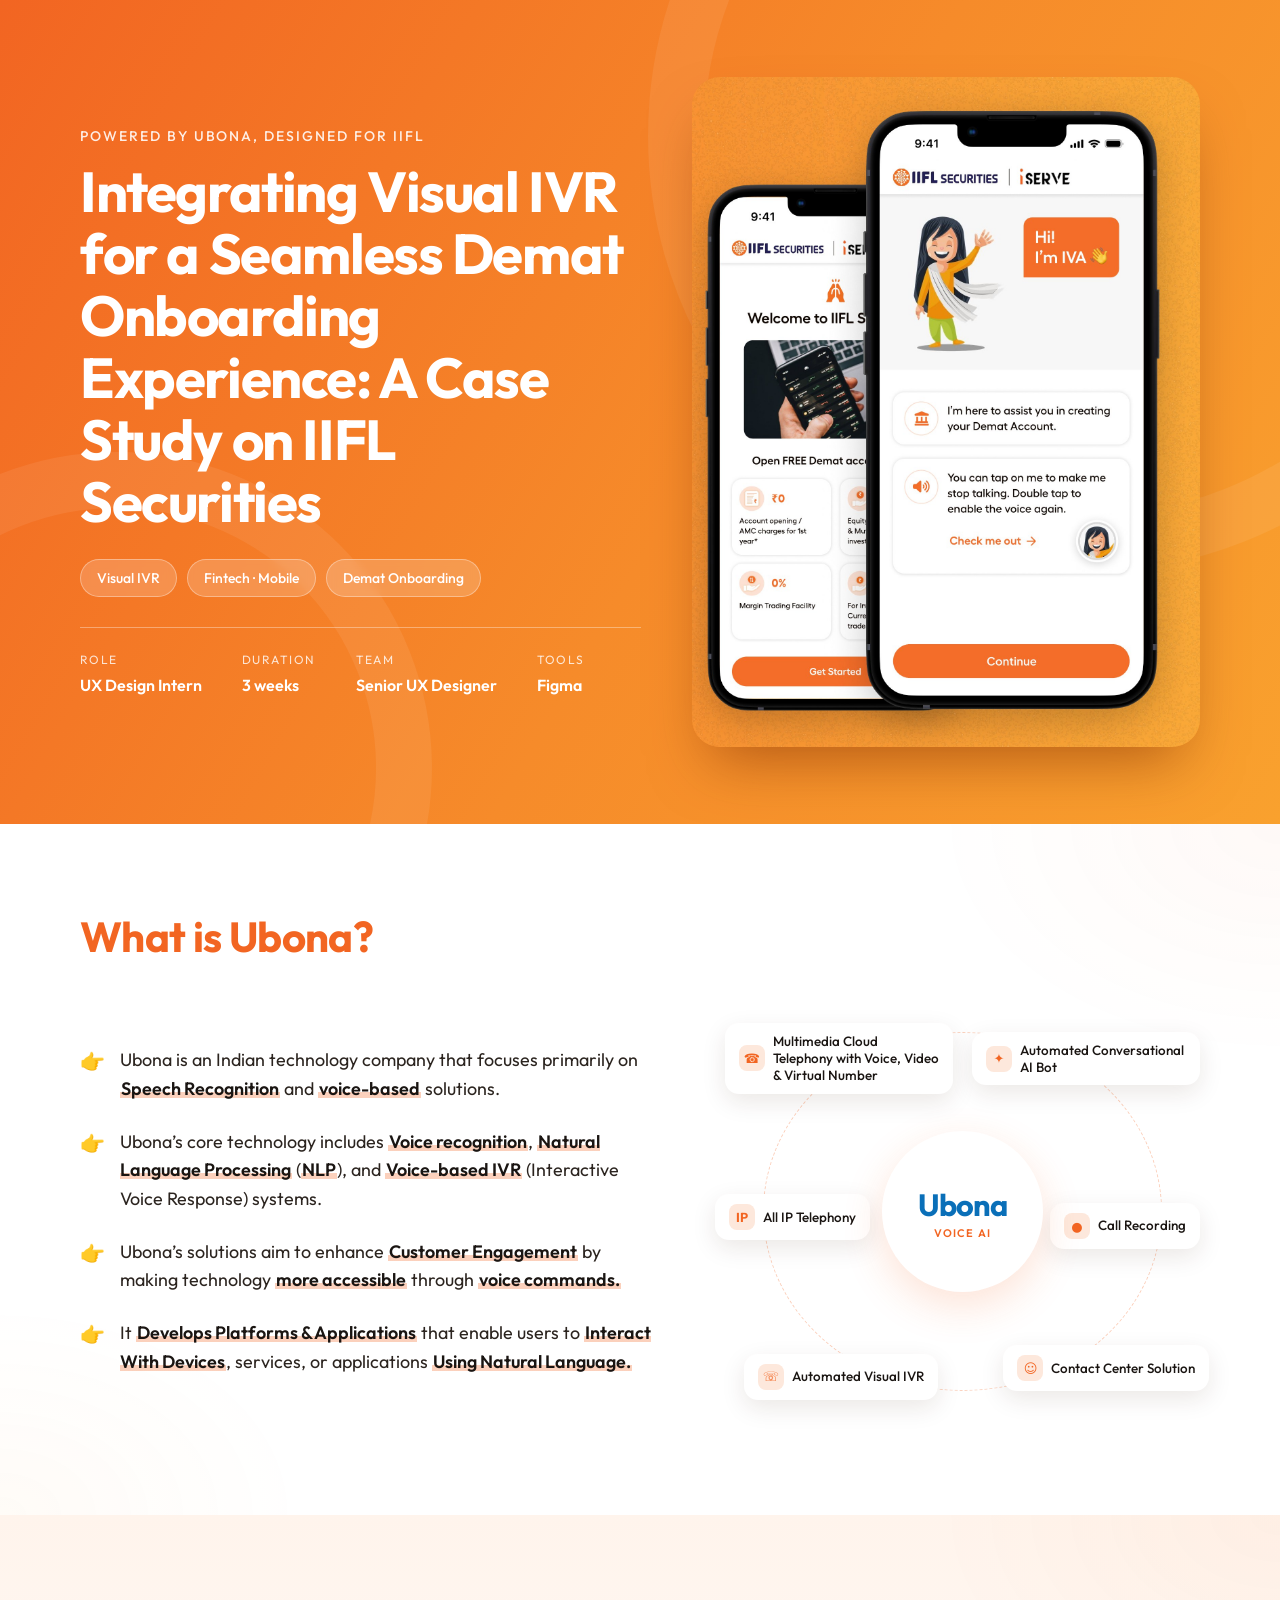
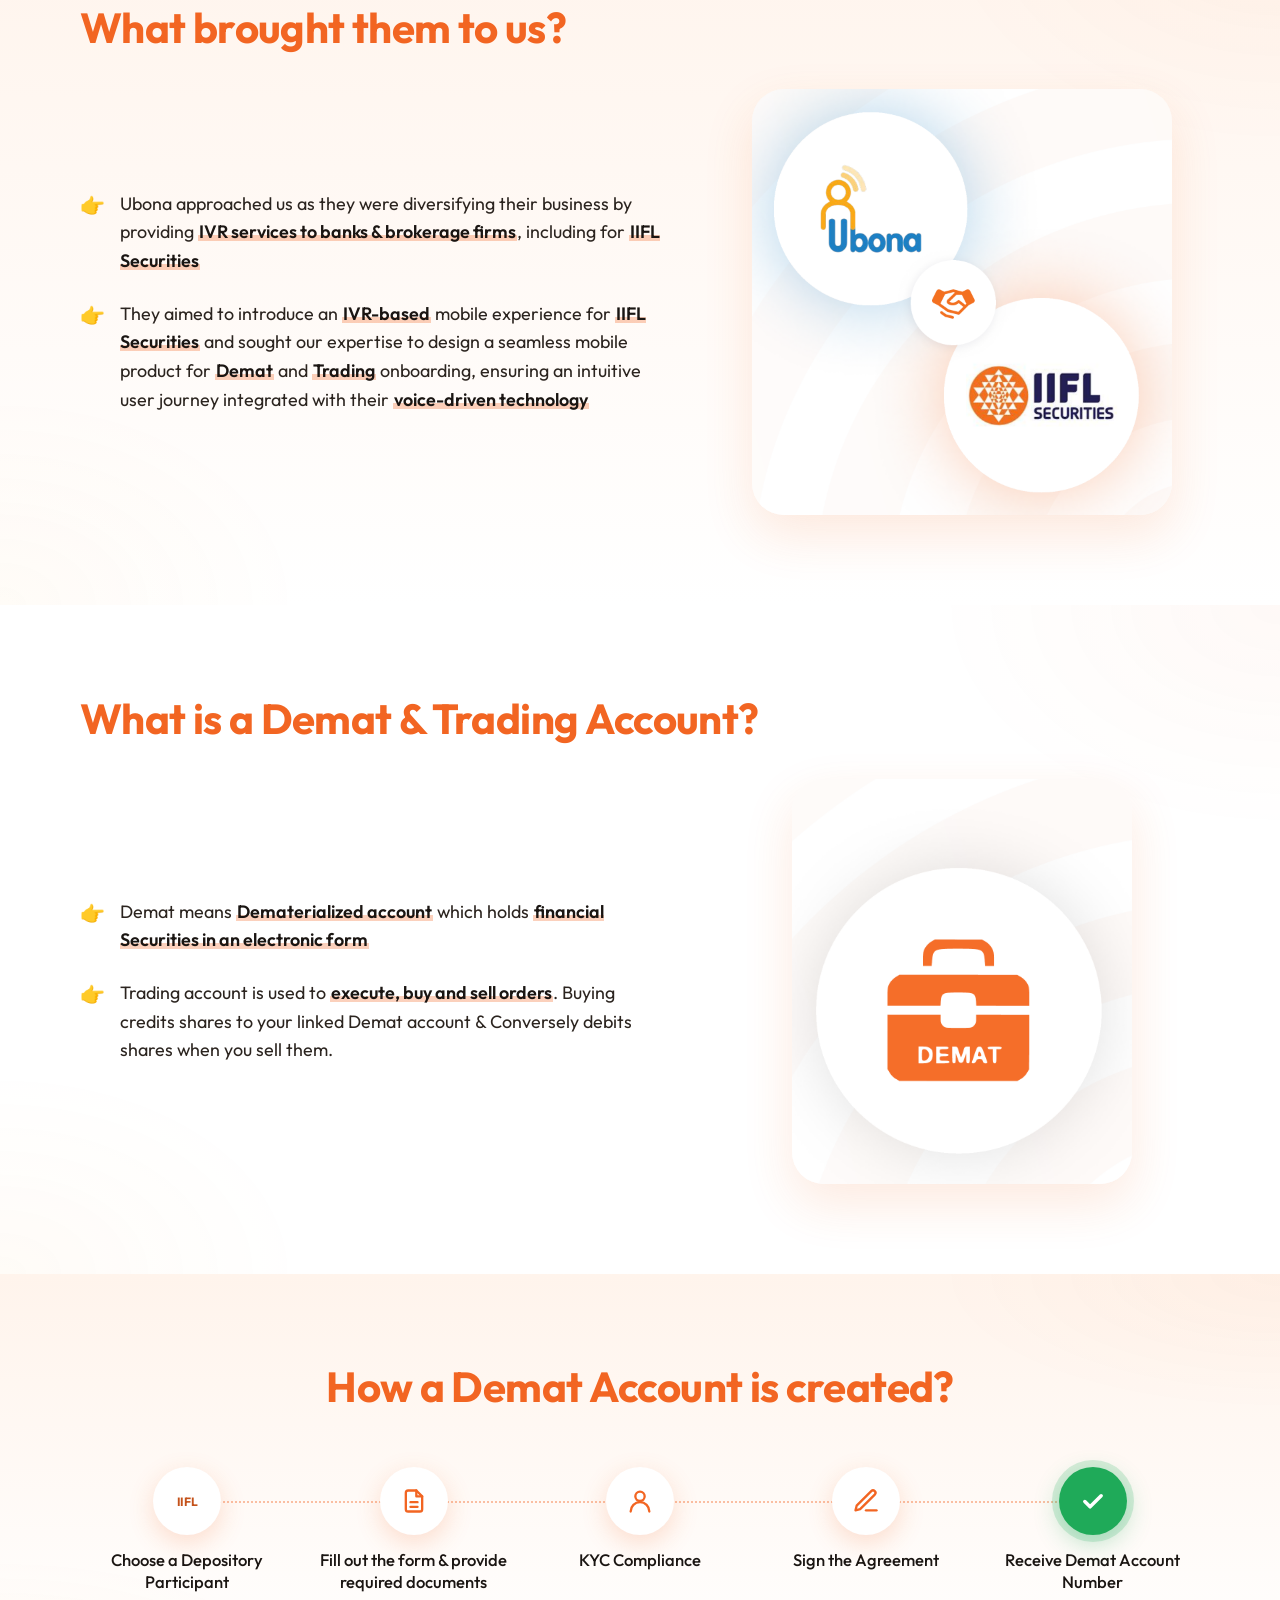
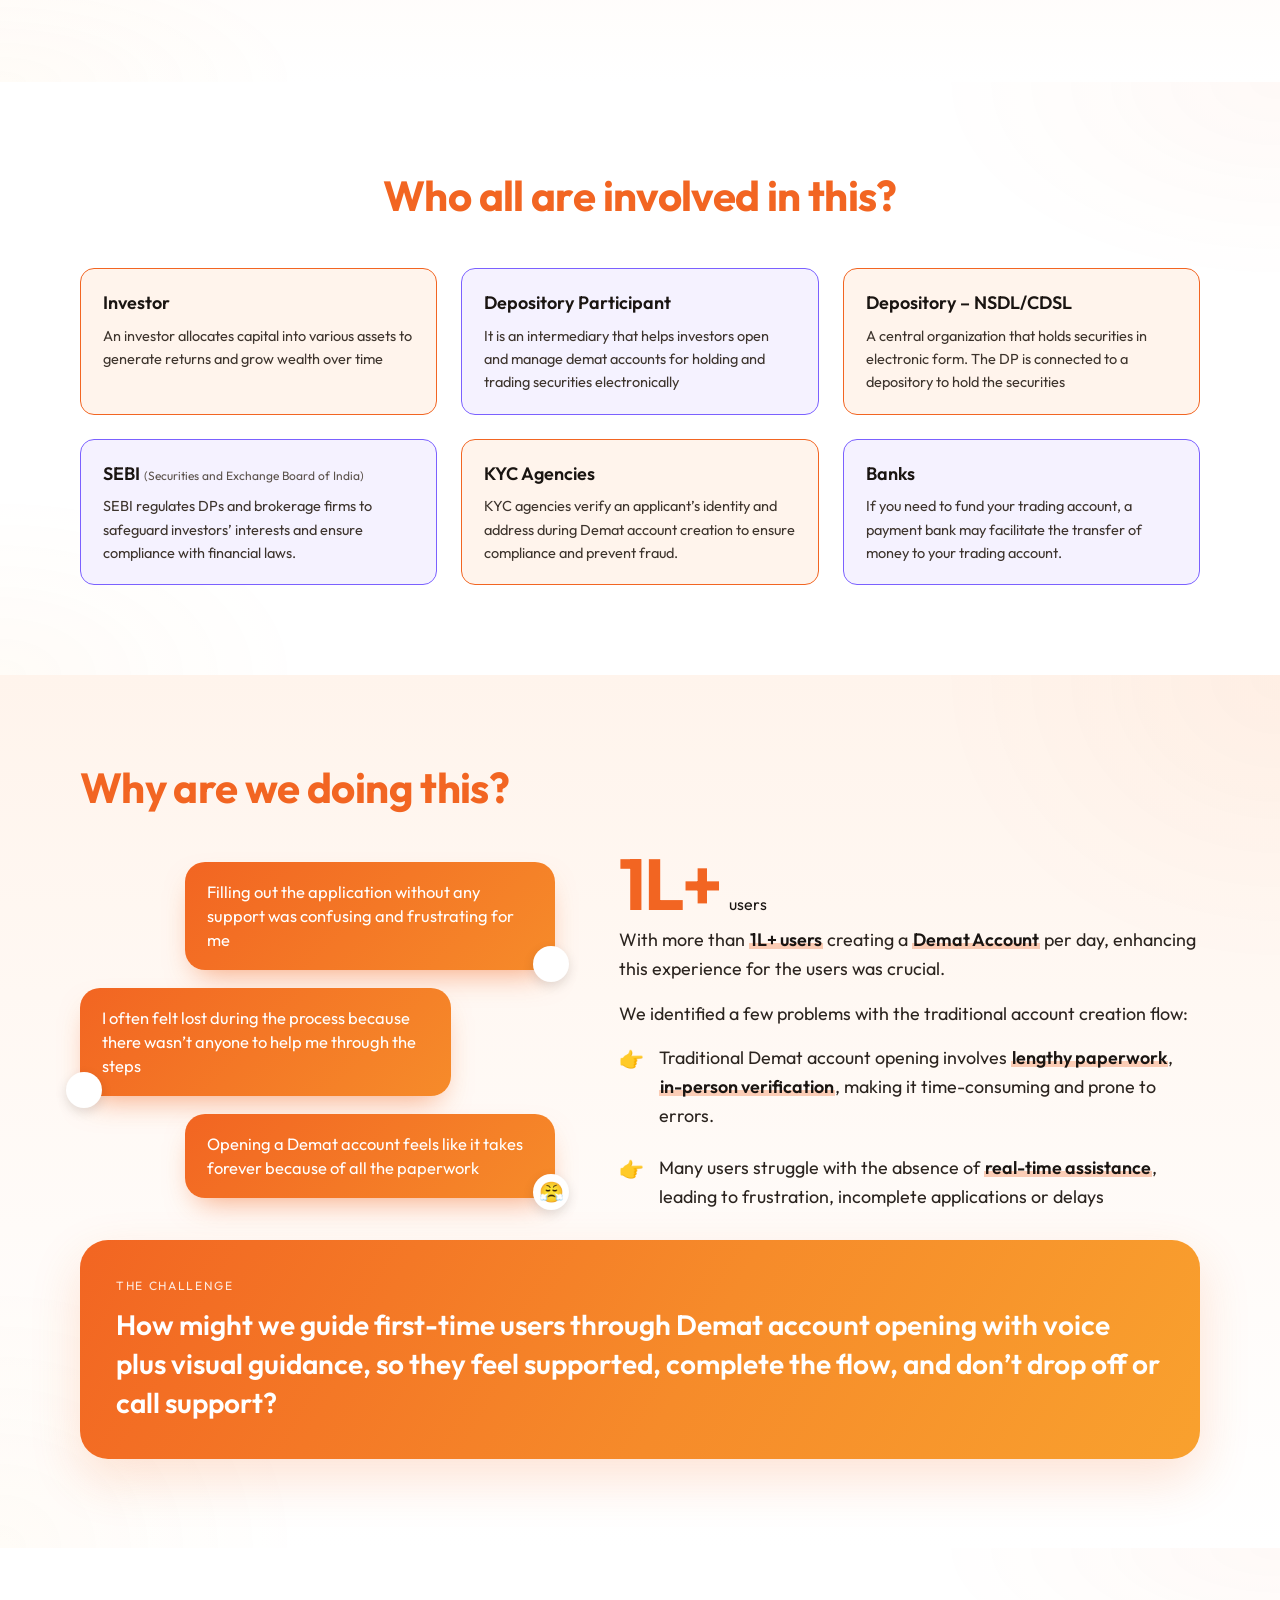
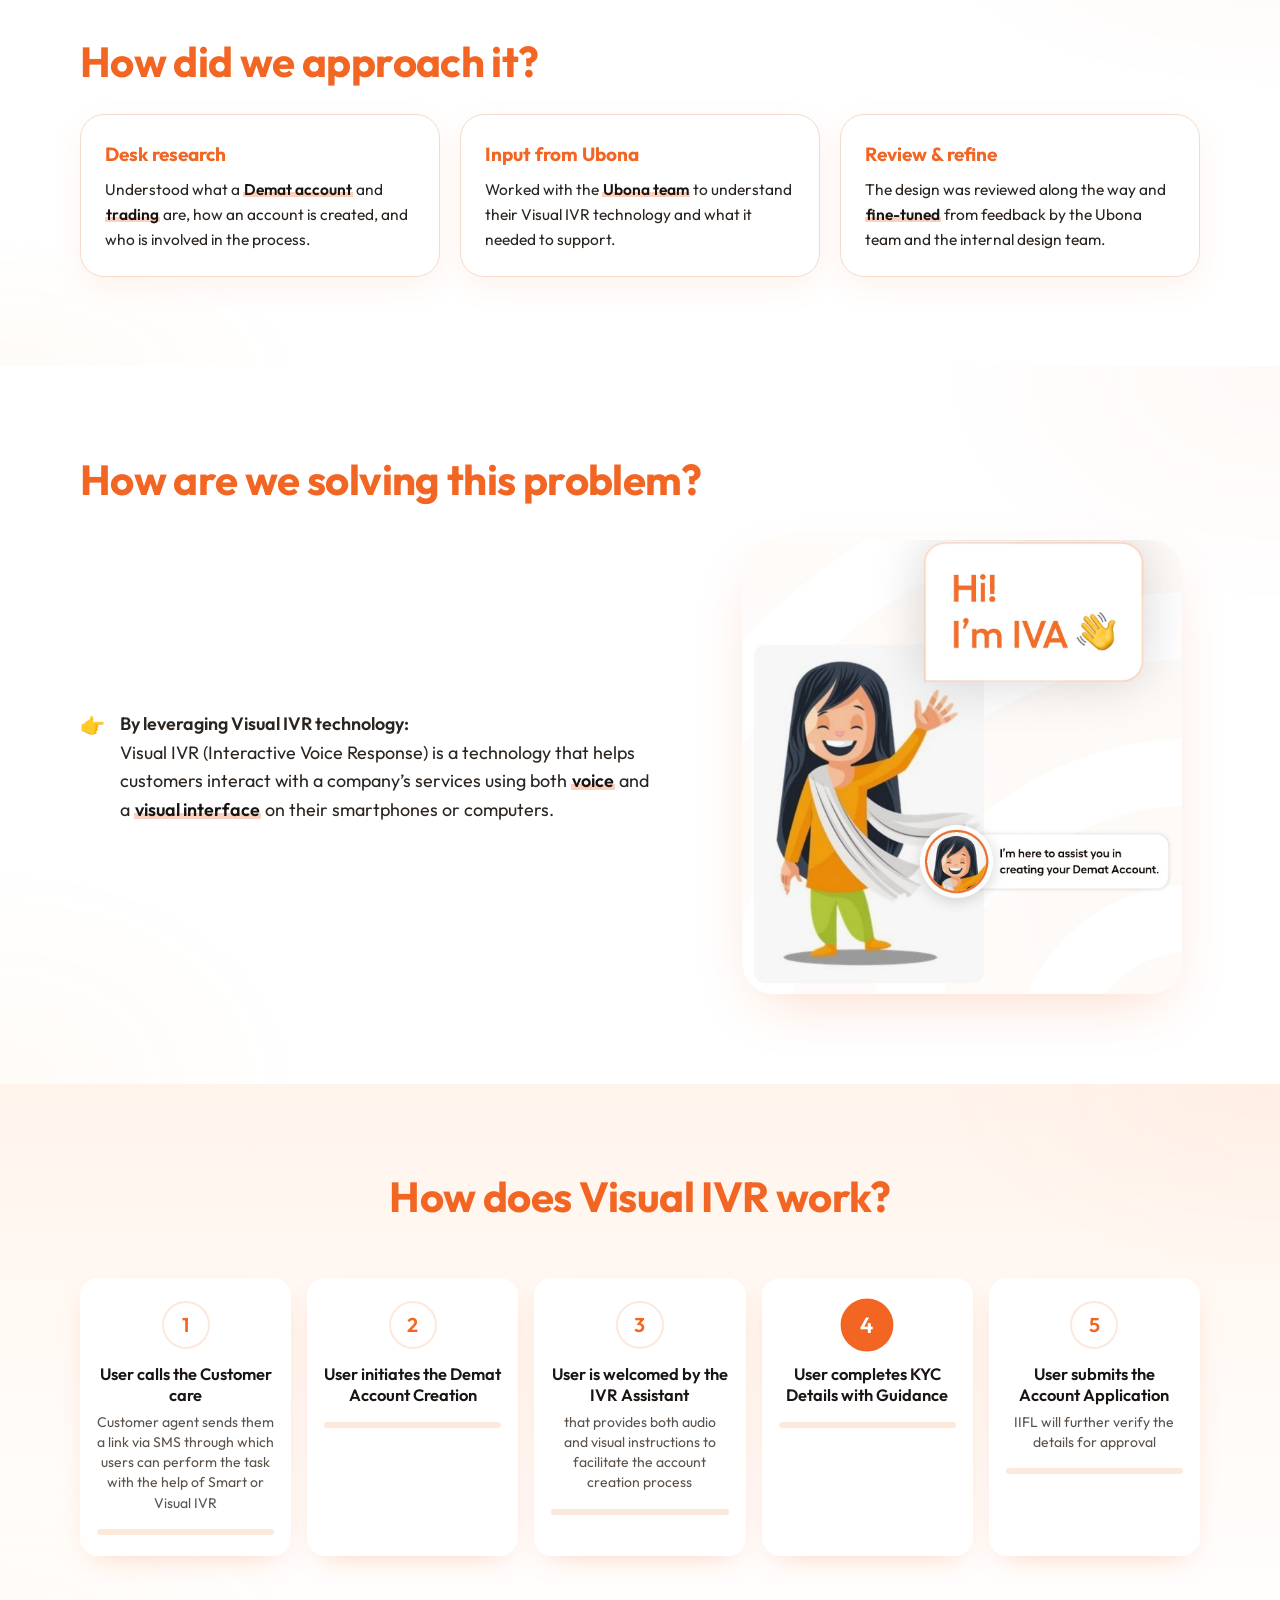
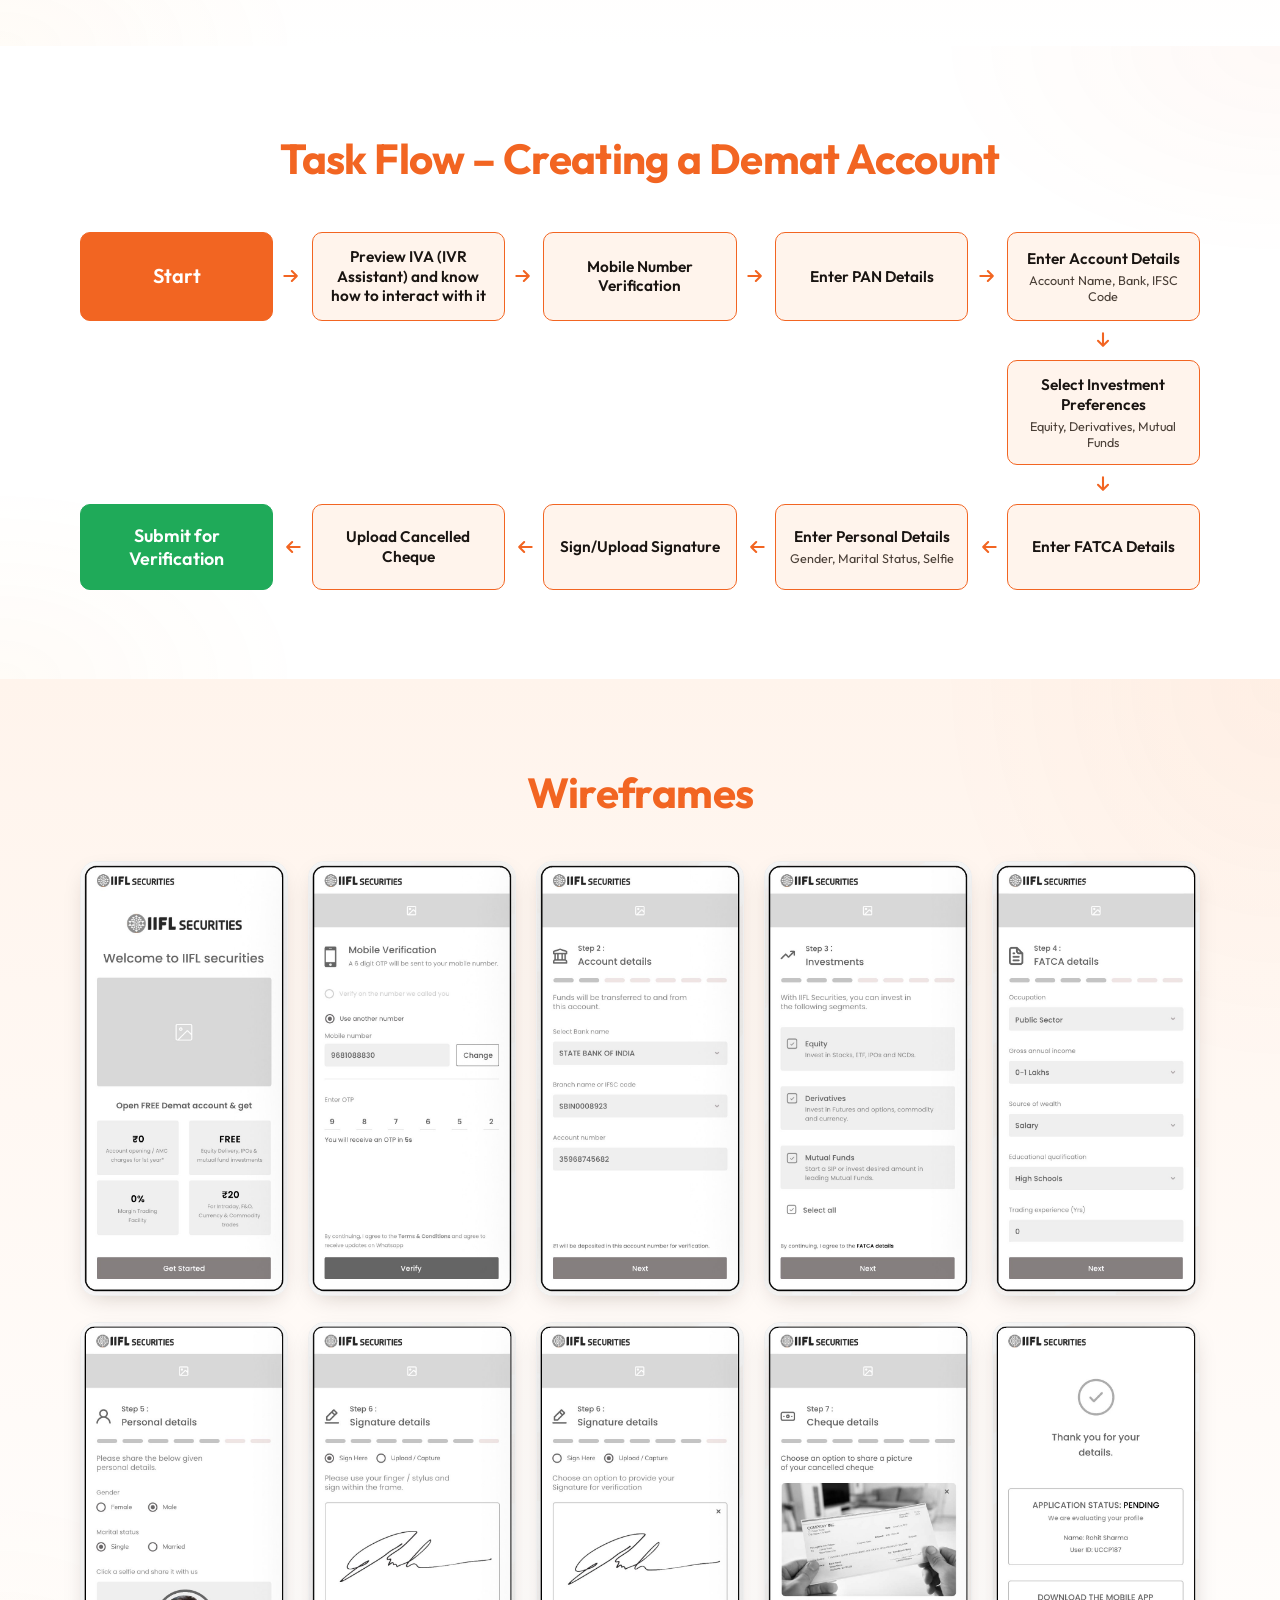
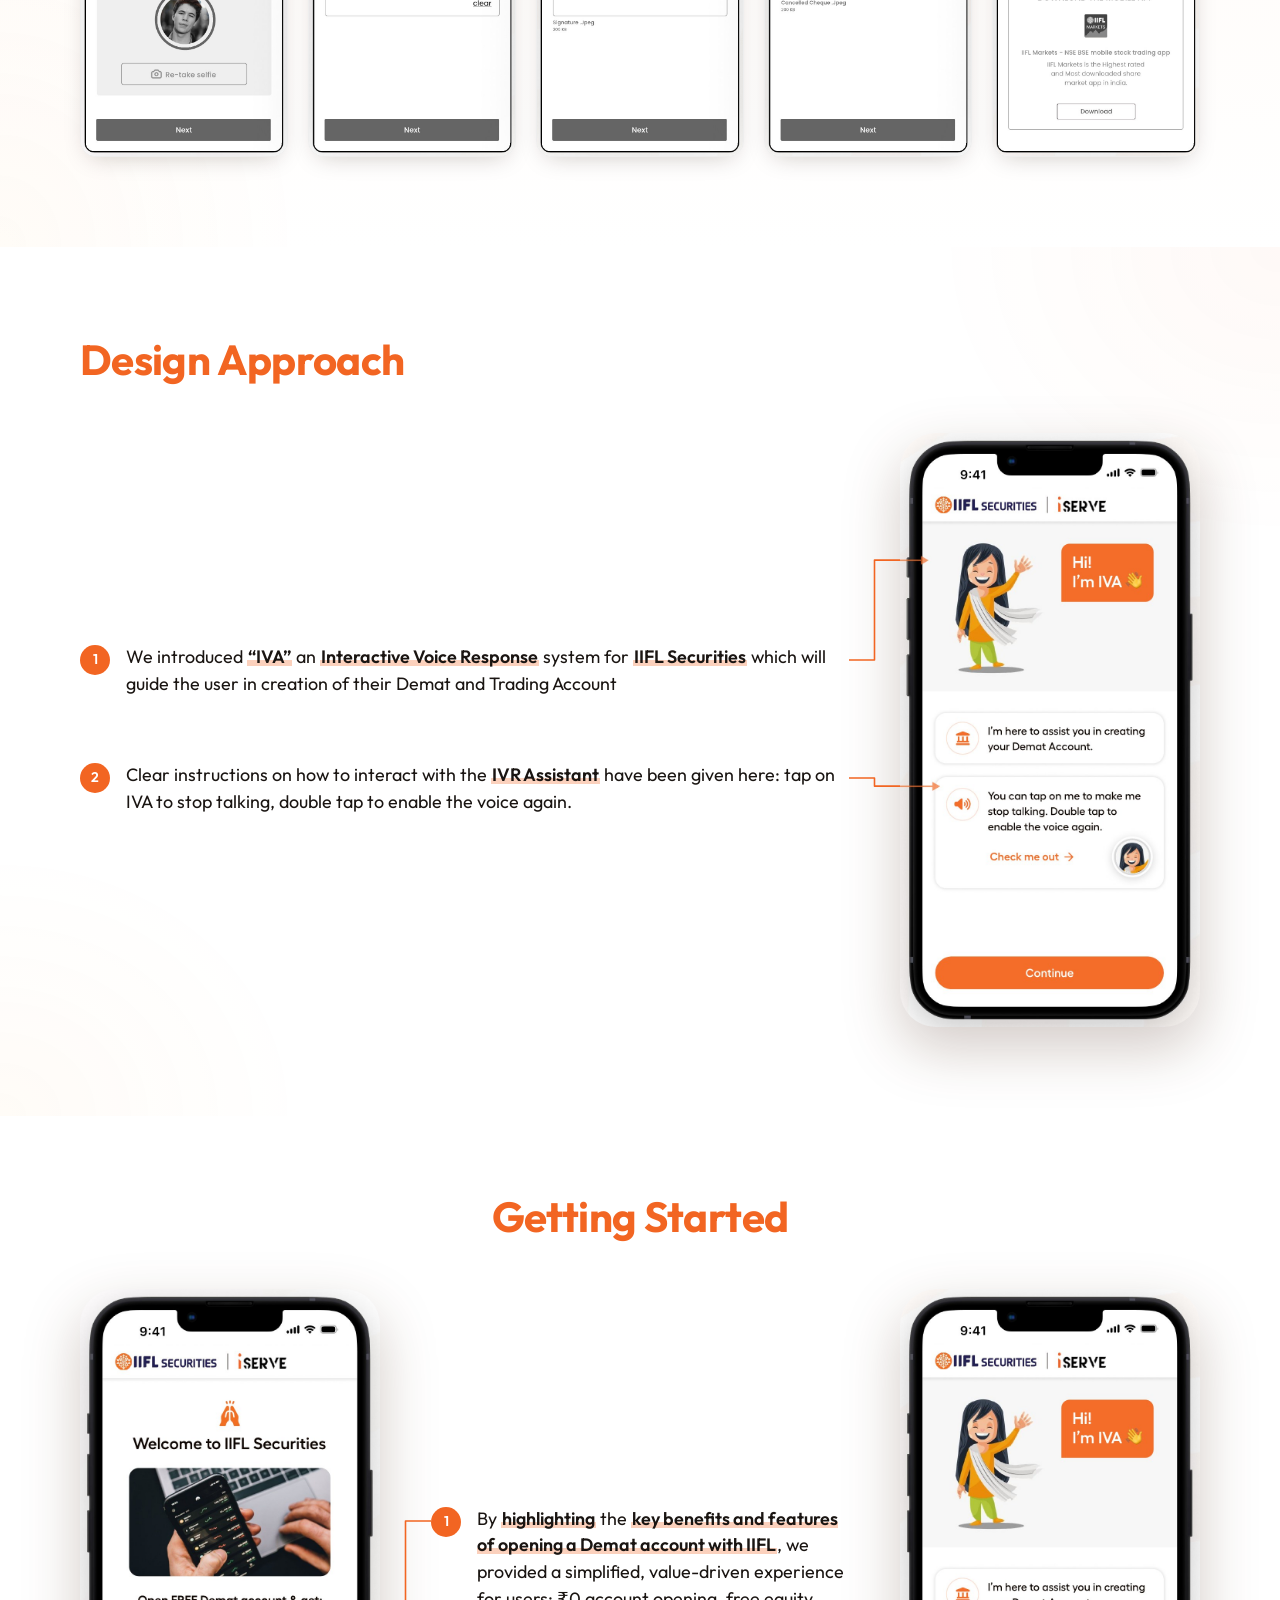
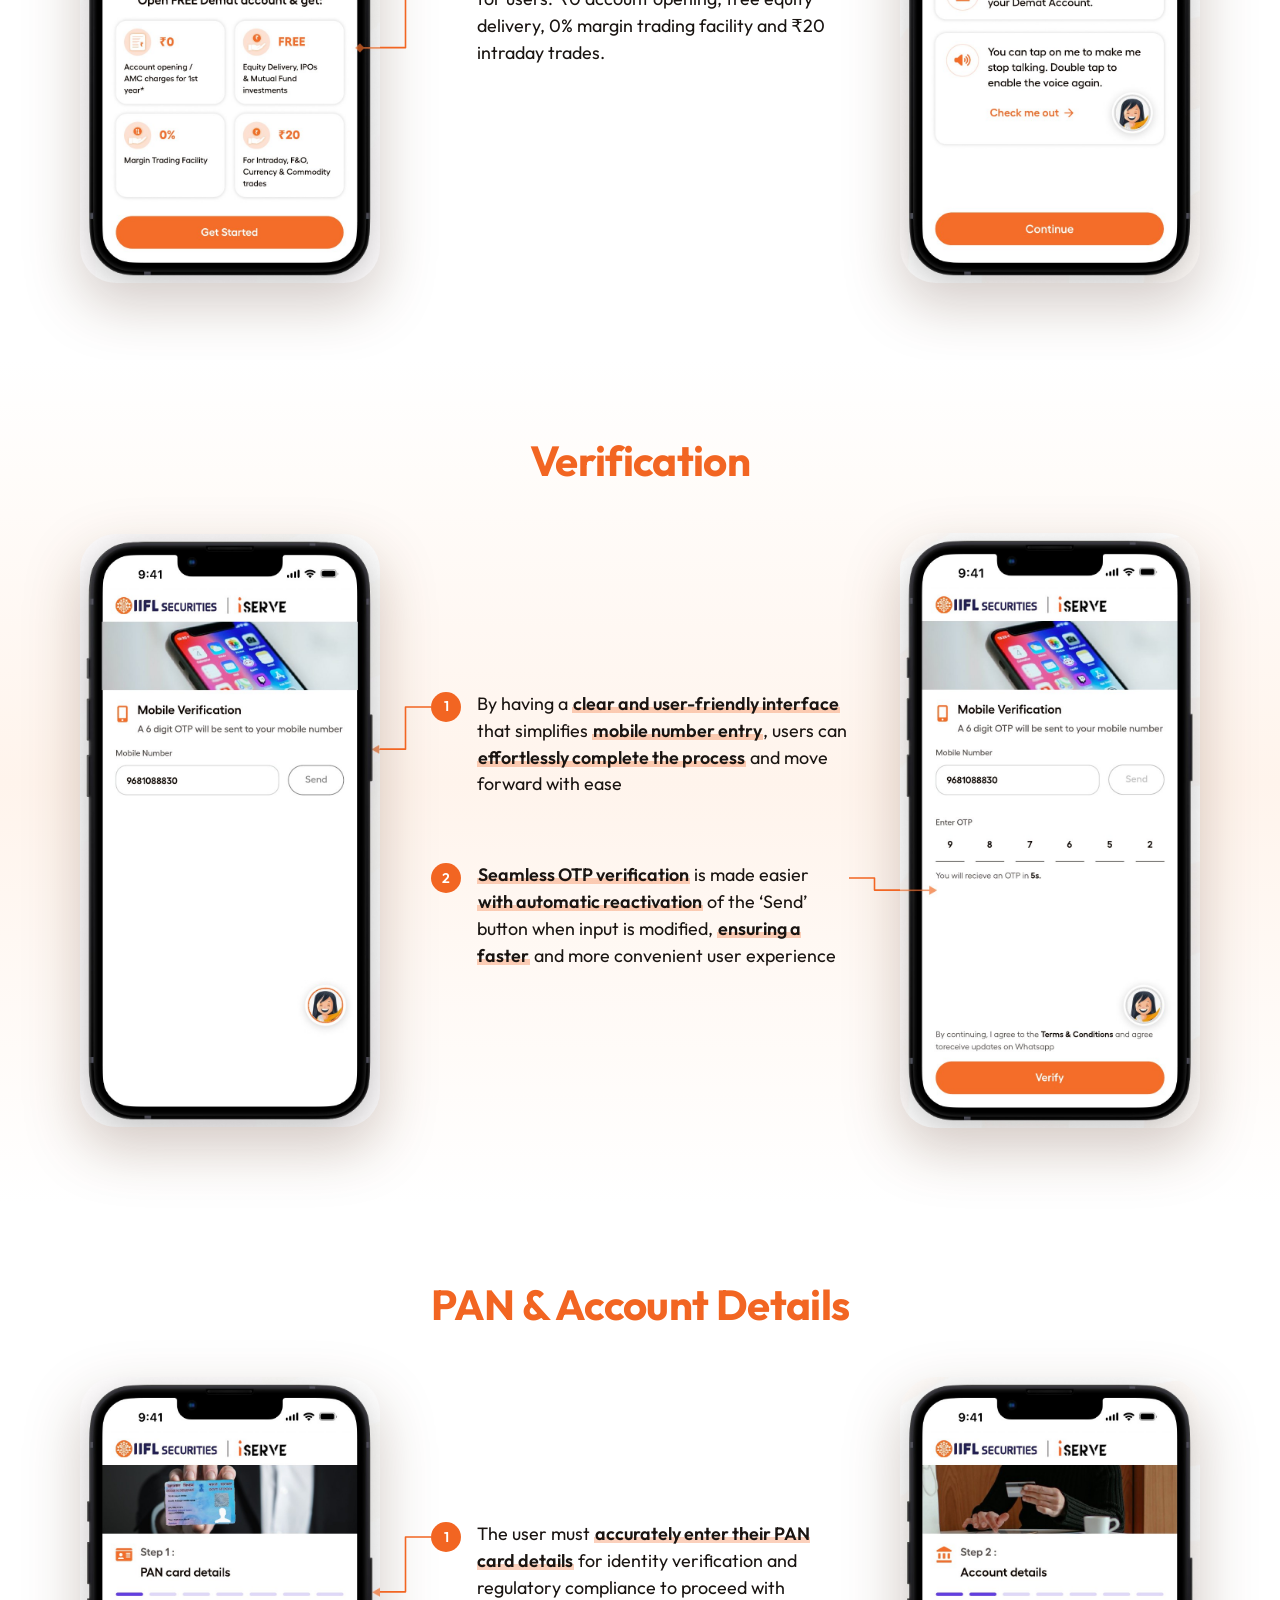
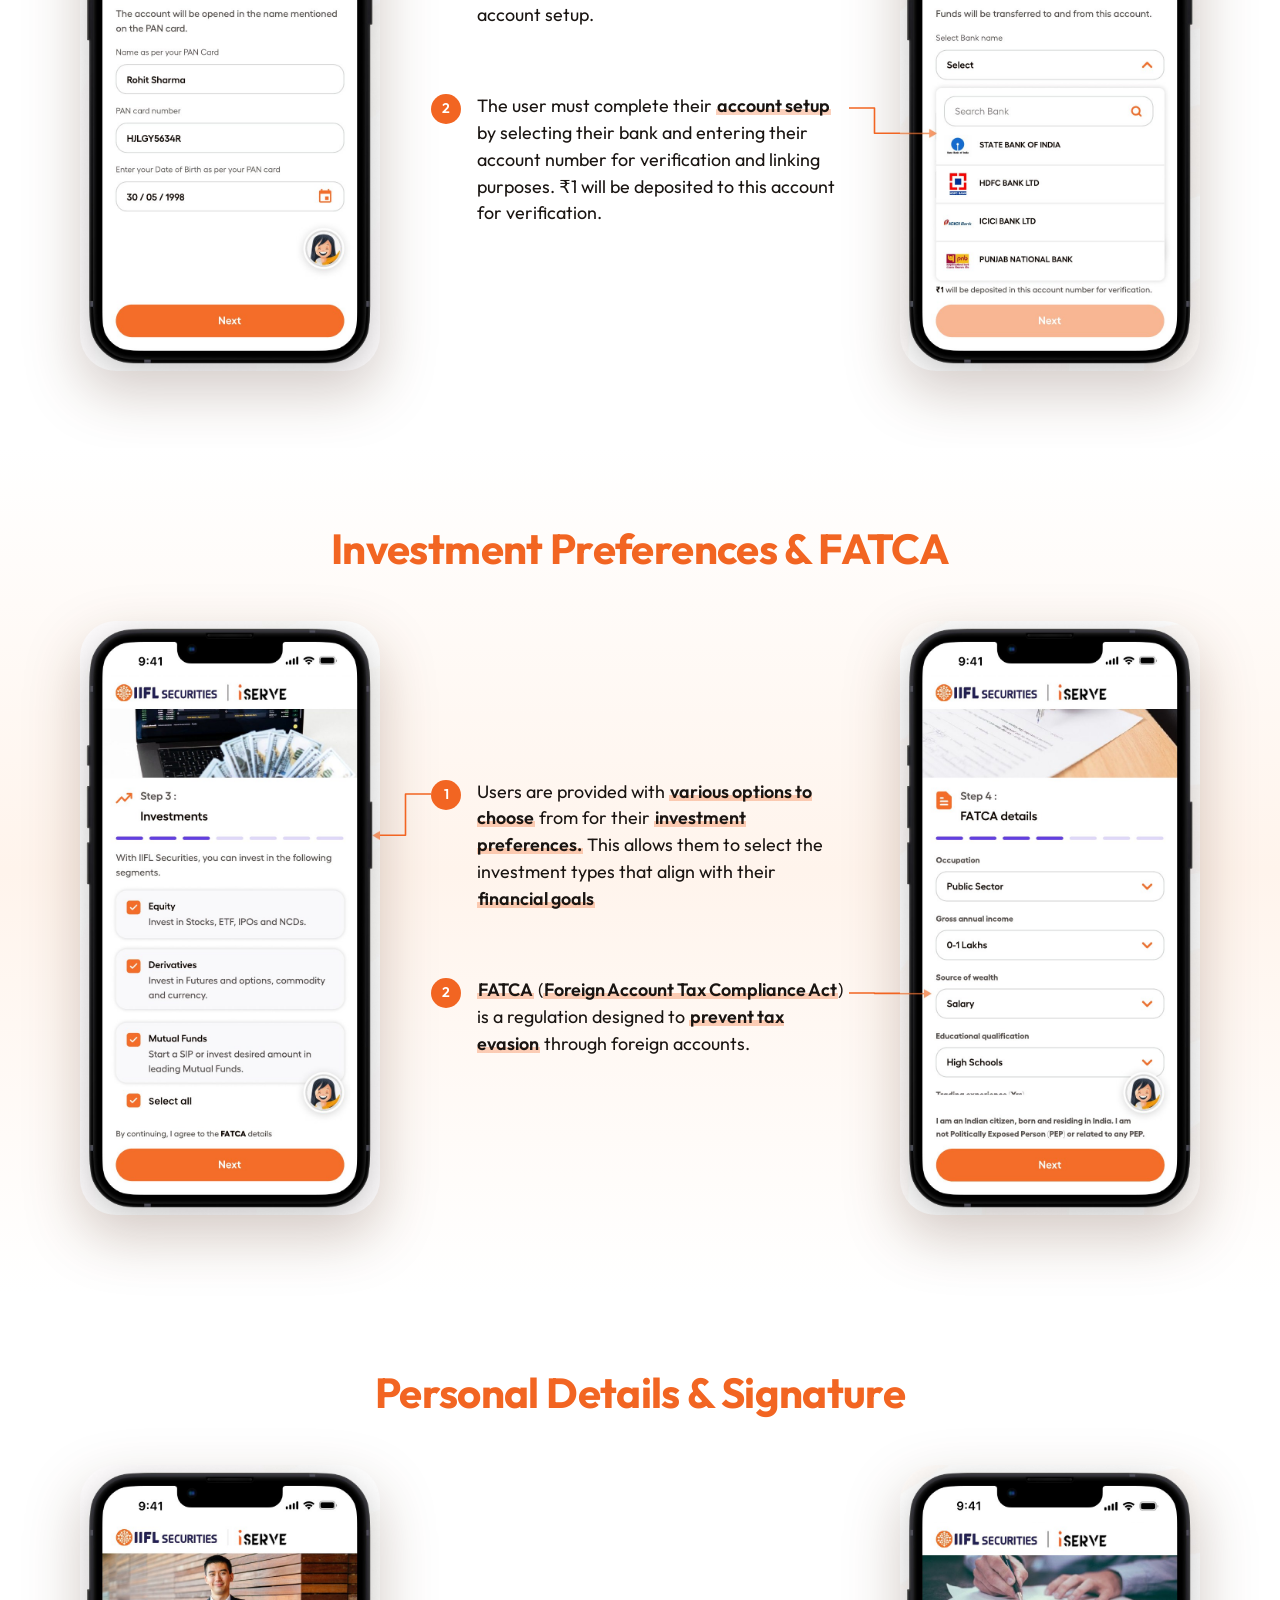
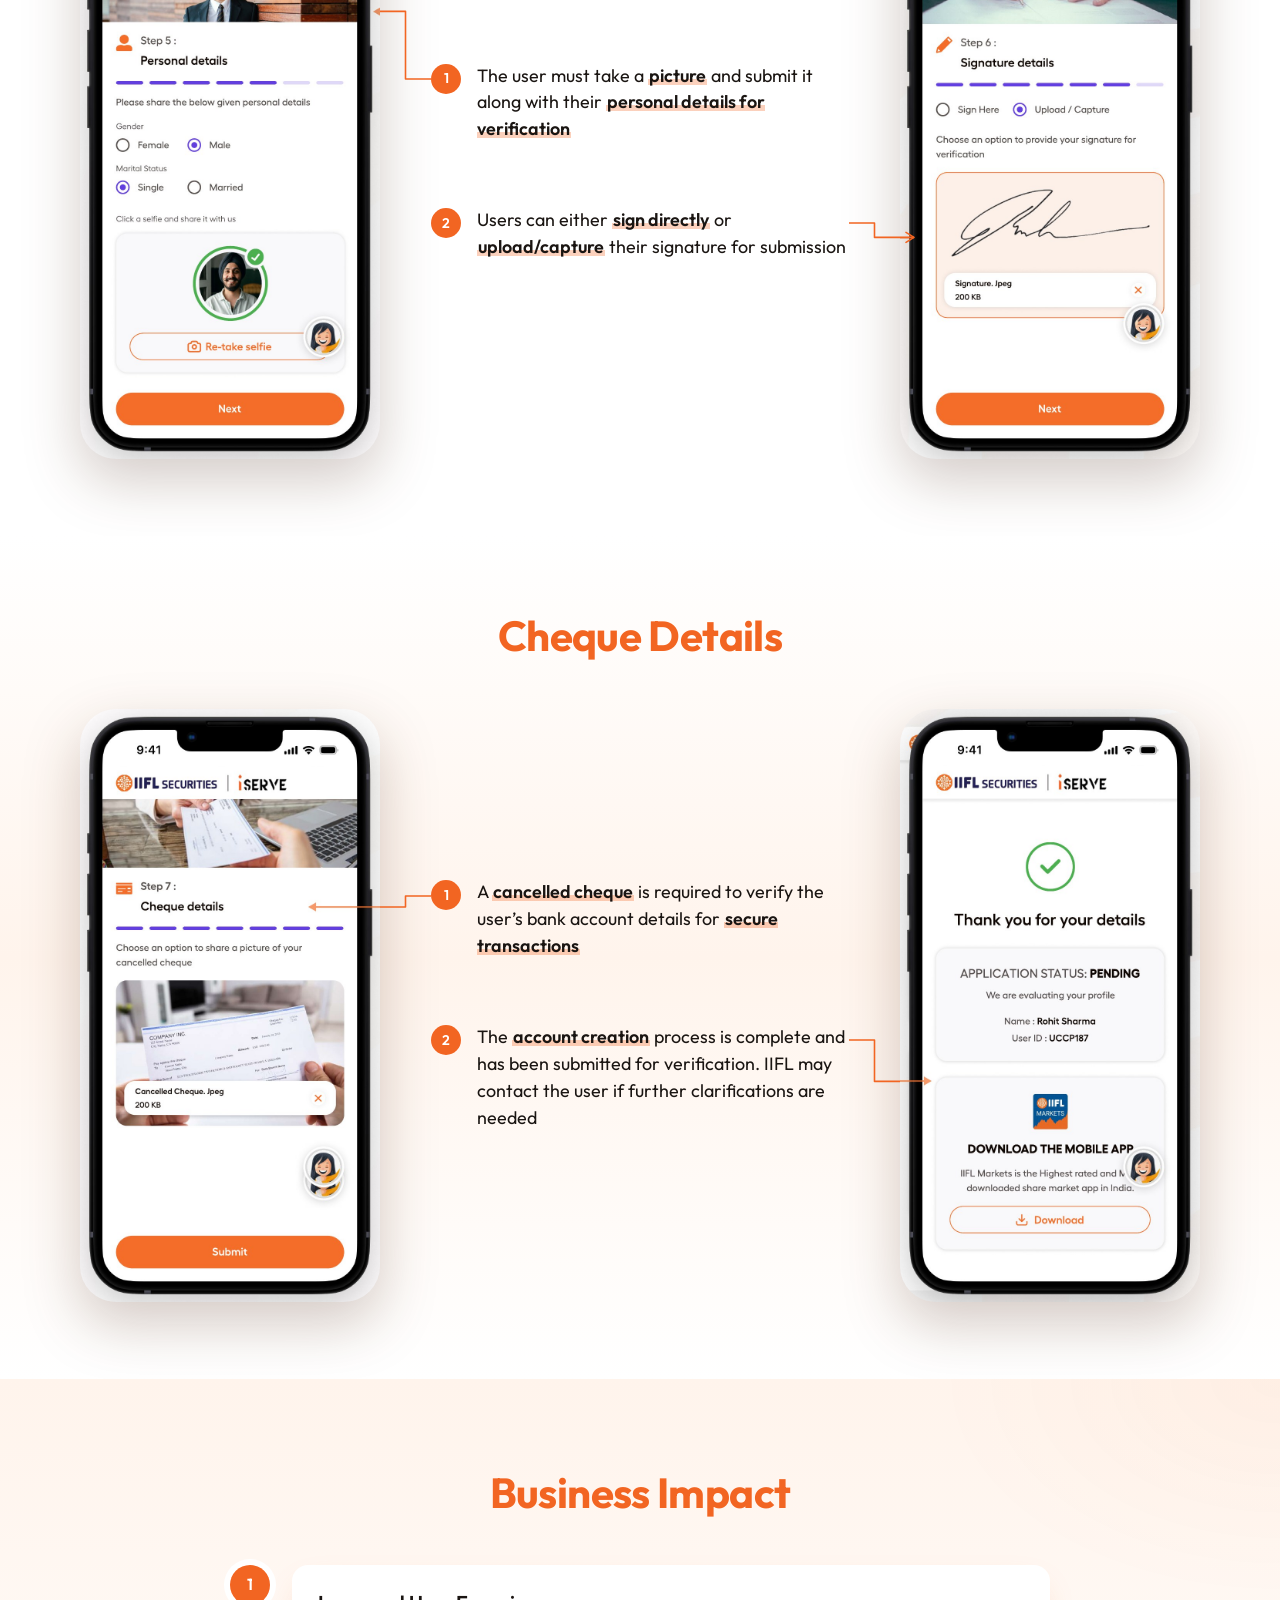
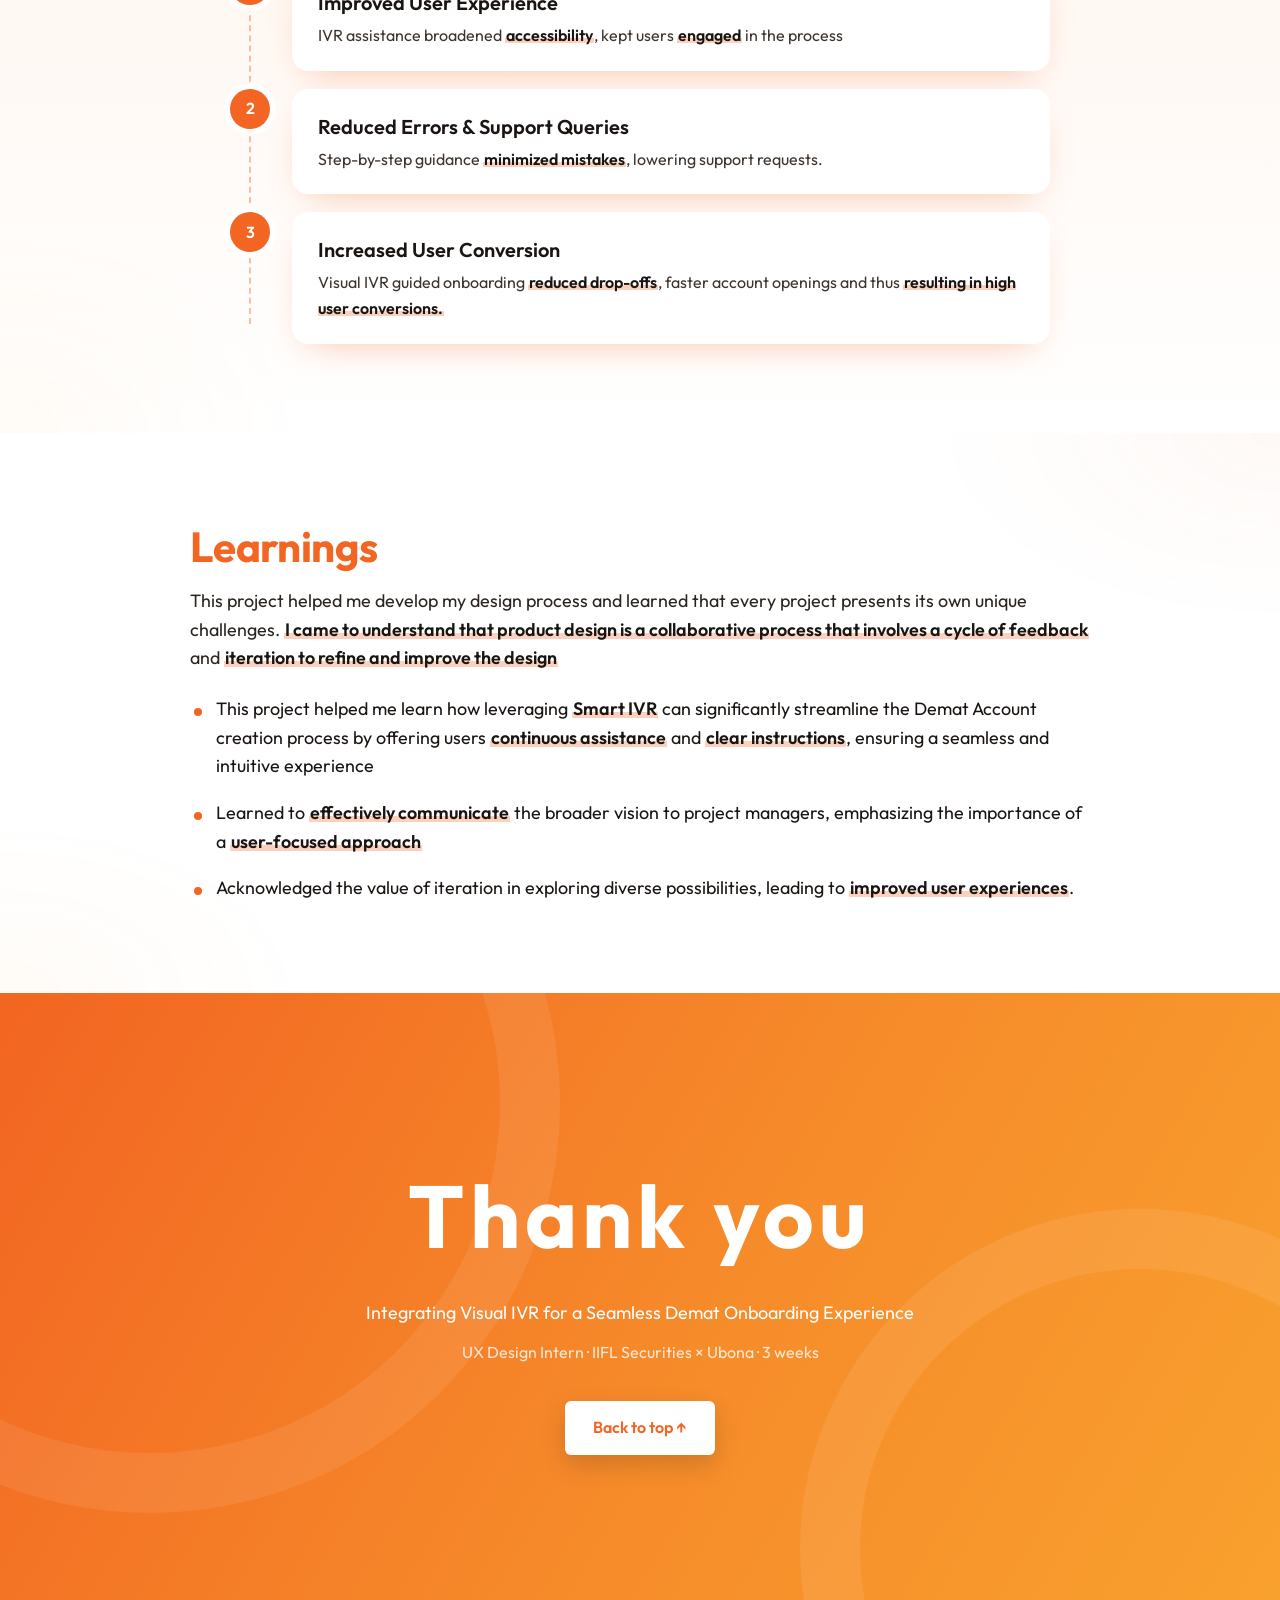
<file: ubona/Ubona/index.html>
<!DOCTYPE html>
<html lang="en">
<head>
<meta charset="utf-8">
<meta name="viewport" content="width=device-width, initial-scale=1">
<title>Visual IVR for Demat Onboarding · IIFL Securities × Ubona</title>
<meta name="description" content="Case study: designing a Visual IVR experience with the IVA assistant for seamless Demat account onboarding at IIFL Securities, powered by Ubona.">
<link rel="preconnect" href="https://fonts.googleapis.com">
<link rel="preconnect" href="https://fonts.gstatic.com" crossorigin>
<link href="https://fonts.googleapis.com/css2?family=Outfit:wght@300;400;500;600;700&display=swap" rel="stylesheet">
<style>
:root{
  --font:'Outfit',system-ui,-apple-system,'Segoe UI',sans-serif;
  --o:#F26522;
  --o2:#F9A12E;
  --peach:#FDE8DC;
  --peach2:#FFF4EC;
  --ink:#1a1512;
  --muted:#5b524b;
  --green:#1faa59;
  --violet:#7b61ff;
  --violet-bg:#f5f2ff;
  --grad:linear-gradient(120deg,#F26522 0%,#F68B2A 55%,#F9A12E 100%);
}
*{box-sizing:border-box;margin:0;padding:0}
html{scroll-behavior:smooth}
body{font-family:var(--font);color:var(--ink);background:#fff;line-height:1.6;-webkit-font-smoothing:antialiased;overflow-x:hidden}
img{display:block;max-width:100%;height:auto}
.wrap{width:min(1120px,100% - 48px);margin-inline:auto}

/* progress */
#progress{position:fixed;inset:0 auto auto 0;height:3px;width:0;background:var(--grad);z-index:60}

/* shared type */
h2.t{font-size:clamp(28px,3.4vw,42px);line-height:1.15;font-weight:700;letter-spacing:-.015em;color:var(--o)}
h2.t.c{text-align:center}
.sec{padding:clamp(56px,7vw,100px) 0;position:relative}
.sec.tint{background:linear-gradient(180deg,var(--peach2),#fff)}
.sec::before{content:"";position:absolute;inset:0;pointer-events:none;opacity:.55;
  background:radial-gradient(40% 50% at 100% 0%,rgba(242,101,34,.07),transparent 70%),radial-gradient(35% 45% at 0% 100%,rgba(249,161,46,.07),transparent 70%)}
.sec>.wrap{position:relative}
.split{display:grid;grid-template-columns:1.1fr .9fr;gap:clamp(28px,5vw,72px);align-items:center;margin-top:clamp(24px,3vw,36px)}
.split.rev{grid-template-columns:.9fr 1.1fr}
.pts{list-style:none;display:grid;gap:clamp(16px,2vw,24px)}
.pts li{position:relative;padding-left:40px;font-size:clamp(15.5px,1.4vw,18px);color:#2b241f}
.pts li::before{content:"👉";position:absolute;left:0;top:-1px;font-size:20px;transition:transform .3s}
.pts li:hover::before{transform:translateX(5px)}
strong,b{font-weight:600}
.hl{font-weight:600;color:var(--ink);background:linear-gradient(transparent 64%,rgba(242,101,34,.3) 64% 92%,transparent 92%);background-repeat:no-repeat;background-size:0 100%;transition:background-size .9s .25s ease;padding:0 1px}
.in .hl,.in.hl{background-size:100% 100%}
.sec p.lead{font-size:clamp(15.5px,1.4vw,18px);color:#2b241f;margin-top:16px;max-width:62ch}

/* reveal */
.reveal{opacity:0;transform:translateY(24px);transition:opacity .7s ease,transform .7s ease;transition-delay:var(--d,0s)}
.reveal.in{opacity:1;transform:none}

/* ---------- hero ---------- */
.hero{position:relative;overflow:hidden;color:#fff;background:var(--grad)}
.hero::before,.hero::after{content:"";position:absolute;border-radius:50%;border:56px solid rgba(255,255,255,.07);pointer-events:none}
.hero::before{width:760px;height:760px;right:-240px;top:-300px;animation:spin 60s linear infinite}
.hero::after{width:520px;height:520px;left:-200px;bottom:-260px;animation:spin 80s linear infinite reverse}
@keyframes spin{to{transform:rotate(360deg)}}
.hero .wrap{position:relative;z-index:1;display:grid;grid-template-columns:1.05fr .95fr;gap:clamp(24px,4vw,64px);align-items:center;padding:clamp(48px,6vw,88px) 0}
.eyebrow{font-size:clamp(12px,1.2vw,14px);letter-spacing:.14em;text-transform:uppercase;font-weight:500;color:rgba(255,255,255,.88)}
.hero h1{margin-top:14px;font-size:clamp(32px,4.4vw,58px);line-height:1.1;font-weight:700;letter-spacing:-.025em}
.meta{display:flex;flex-wrap:wrap;gap:10px;margin-top:26px}
.meta span{padding:7px 16px;border-radius:999px;background:rgba(255,255,255,.18);border:1px solid rgba(255,255,255,.35);font-size:14px;font-weight:500;backdrop-filter:blur(4px)}
.hero-img{border-radius:28px;overflow:hidden;box-shadow:0 30px 60px -20px rgba(120,40,0,.55);cursor:zoom-in;transition:transform .5s ease;transform:rotate(1.2deg)}
.hero-img:hover{transform:rotate(0) scale(1.02)}

/* ---------- ubona hub ---------- */
.hub{position:relative;aspect-ratio:1/.9;display:grid;place-items:center}
.hub .core{width:34%;aspect-ratio:1;border-radius:50%;background:#fff;box-shadow:0 14px 40px rgba(242,101,34,.18);display:grid;place-items:center;font-weight:700;font-size:clamp(20px,2.4vw,32px);color:#0a6fb8;letter-spacing:-.03em;z-index:2;position:relative}
.hub .core small{display:block;font-size:11px;color:var(--o);font-weight:600;letter-spacing:.1em;text-align:center;margin-top:-4px}
.chip{position:absolute;display:flex;align-items:center;gap:8px;background:#fff;border-radius:14px;padding:10px 14px;font-size:clamp(11.5px,1.05vw,13.5px);font-weight:500;line-height:1.25;box-shadow:0 8px 24px rgba(60,30,10,.1);max-width:48%;transition:transform .3s ease,box-shadow .3s;animation:bob 6s ease-in-out infinite;animation-delay:var(--bd,0s)}
.chip i{flex:none;width:26px;height:26px;border-radius:8px;background:var(--peach);color:var(--o);display:grid;place-items:center;font-style:normal;font-size:13px;font-weight:700}
.chip:hover{transform:translateY(-4px) scale(1.03);box-shadow:0 14px 30px rgba(242,101,34,.22)}
@keyframes bob{50%{translate:0 -6px}}
.hub::before{content:"";position:absolute;inset:8%;border:1.5px dashed rgba(242,101,34,.3);border-radius:50%}
.c1{left:0;top:6%}.c2{right:0;top:8%}.c3{left:-2%;top:46%}.c4{right:0;top:48%}.c5{left:4%;bottom:6%}.c6{right:-2%;bottom:8%}

/* ---------- visual blocks ---------- */
.orb{border-radius:32px;background:#fff;box-shadow:0 20px 60px -20px rgba(242,101,34,.28);overflow:hidden}
.orb img{width:100%}
.float{animation:float 7s ease-in-out infinite}
@keyframes float{50%{transform:translateY(-8px)}}

/* ---------- step rails ---------- */
.rail{list-style:none;display:grid;grid-template-columns:repeat(5,1fr);gap:12px;margin-top:clamp(36px,5vw,56px);position:relative;counter-reset:s}
.rail::before{content:"";position:absolute;left:10%;right:10%;top:34px;border-top:2px dotted rgba(242,101,34,.4)}
.rail li{position:relative;text-align:center;font-weight:500;font-size:clamp(14px,1.3vw,17px);line-height:1.3;padding:0 6px}
.rail .ic{width:68px;height:68px;margin:0 auto 14px;border-radius:50%;background:#fff;box-shadow:0 8px 26px rgba(242,101,34,.2);display:grid;place-items:center;color:var(--o);font-size:26px;position:relative;z-index:1;transition:transform .3s,background .3s,color .3s}
.rail li:hover .ic{transform:translateY(-4px) scale(1.06);background:var(--o);color:#fff}
.rail li:last-child .ic{background:var(--green);color:#fff;box-shadow:0 0 0 7px rgba(31,170,89,.18),0 8px 26px rgba(31,170,89,.3)}
.rail svg{width:28px;height:28px;stroke:currentColor;fill:none;stroke-width:2;stroke-linecap:round;stroke-linejoin:round}
.rail .logo{font-size:12px;font-weight:700;letter-spacing:-.02em;color:#c4521a}

/* who cards */
.who{display:grid;grid-template-columns:repeat(3,1fr);gap:clamp(14px,2vw,24px);margin-top:clamp(30px,4vw,48px)}
.wc{border:1.5px solid var(--o);background:var(--peach2);border-radius:14px;padding:20px 22px;transition:transform .3s,box-shadow .3s}
.wc.v{border-color:var(--violet);background:var(--violet-bg)}
.wc:hover{transform:translateY(-6px);box-shadow:0 18px 36px -14px rgba(242,101,34,.35)}
.wc.v:hover{box-shadow:0 18px 36px -14px rgba(123,97,255,.4)}
.wc h3{font-size:18px;font-weight:600;margin-bottom:6px}
.wc h3 small{font-size:12px;font-weight:400;color:var(--muted)}
.wc p{font-size:14.5px;color:#3d342d}

/* why */
.stat{display:inline-flex;align-items:baseline;gap:8px}
.stat b{font-size:clamp(44px,6vw,72px);line-height:1;color:var(--o);font-weight:700;letter-spacing:-.03em}
.chat{display:grid;gap:18px;justify-items:end}
.bub{position:relative;max-width:78%;background:linear-gradient(135deg,#F26522,#F68B2A);color:#fff;padding:18px 22px;border-radius:20px 20px 4px 20px;font-size:clamp(14px,1.3vw,16.5px);line-height:1.45;box-shadow:0 14px 30px -12px rgba(242,101,34,.6);opacity:0;transform:translateY(20px) scale(.94);transition:opacity .6s ease,transform .6s cubic-bezier(.2,1.2,.4,1);transition-delay:var(--d,0s)}
.bub:nth-child(2){justify-self:start;border-radius:20px 20px 20px 4px}
.bub .em{position:absolute;right:-14px;bottom:-12px;width:36px;height:36px;border-radius:50%;background:#fff;box-shadow:0 4px 12px rgba(0,0,0,.12);display:grid;place-items:center;font-size:20px}
.bub:nth-child(2) .em{right:auto;left:-14px}
.chat.in .bub{opacity:1;transform:none}

/* IVR steps */
.ivr{list-style:none;display:grid;grid-template-columns:repeat(5,1fr);gap:16px;margin-top:clamp(36px,5vw,56px)}
.ivr li{background:#fff;border-radius:18px;padding:22px 16px 20px;text-align:center;box-shadow:0 10px 30px -14px rgba(242,101,34,.35);border:1.5px solid transparent;transition:transform .3s,border-color .3s,box-shadow .3s}
.ivr li:hover{transform:translateY(-6px);border-color:var(--o)}
.ivr .n{width:48px;height:48px;border-radius:50%;margin:0 auto 14px;display:grid;place-items:center;font-size:20px;font-weight:600;color:var(--o);border:2px solid var(--peach);background:#fff;transition:all .3s}
.ivr li:hover .n,.ivr li.on .n{background:var(--o);color:#fff;border-color:var(--o);transform:scale(1.1)}
.ivr h3{font-size:16.5px;line-height:1.3;font-weight:600;margin-bottom:6px}
.ivr p{font-size:14px;color:var(--muted);line-height:1.45}
.ivr li::after{content:"";display:block;height:6px;border-radius:99px;background:var(--peach);margin-top:16px;overflow:hidden}

/* task flow */
.flow{--g:clamp(22px,3vw,40px);display:grid;grid-template-columns:repeat(5,1fr);gap:var(--g);margin-top:clamp(30px,4vw,48px)}
.fl{position:relative;border:1.5px solid var(--o);border-radius:10px;background:var(--peach2);padding:14px 12px;text-align:center;font-weight:600;font-size:clamp(13px,1.2vw,15.5px);line-height:1.3;display:flex;flex-direction:column;justify-content:center;min-height:86px;transition:transform .3s,box-shadow .3s,background .3s}
.fl small{display:block;font-weight:400;font-size:.82em;color:#4a3f37;margin-top:3px}
.fl:hover{transform:translateY(-4px);box-shadow:0 14px 26px -12px rgba(242,101,34,.45);background:#fff}
.fl.start{background:var(--o);color:#fff;font-size:clamp(16px,1.6vw,20px)}
.fl.end{background:var(--green);border-color:var(--green);color:#fff;font-size:clamp(14px,1.4vw,18px)}
.fl::after{content:"";position:absolute;width:20px;height:20px;background:center/contain no-repeat}
.fl.r::after{right:calc(-.5 * var(--g) - 10px);top:calc(50% - 10px);background-image:url("data:image/svg+xml,%3Csvg xmlns='http://www.w3.org/2000/svg' viewBox='0 0 24 24' fill='none' stroke='%23f26522' stroke-width='2.5' stroke-linecap='round' stroke-linejoin='round'%3E%3Cpath d='M4 12h15M13 6l6 6-6 6'/%3E%3C/svg%3E")}
.fl.l::after{left:calc(-.5 * var(--g) - 10px);top:calc(50% - 10px);background-image:url("data:image/svg+xml,%3Csvg xmlns='http://www.w3.org/2000/svg' viewBox='0 0 24 24' fill='none' stroke='%23f26522' stroke-width='2.5' stroke-linecap='round' stroke-linejoin='round'%3E%3Cpath d='M20 12H5M11 6l-6 6 6 6'/%3E%3C/svg%3E")}
.fl.d::after{bottom:calc(-.5 * var(--g) - 10px);left:calc(50% - 10px);background-image:url("data:image/svg+xml,%3Csvg xmlns='http://www.w3.org/2000/svg' viewBox='0 0 24 24' fill='none' stroke='%23f26522' stroke-width='2.5' stroke-linecap='round' stroke-linejoin='round'%3E%3Cpath d='M12 4v15M6 13l6 6 6-6'/%3E%3C/svg%3E")}
@media(min-width:821px){
  .fl:nth-child(1){grid-area:1/1}.fl:nth-child(2){grid-area:1/2}.fl:nth-child(3){grid-area:1/3}.fl:nth-child(4){grid-area:1/4}.fl:nth-child(5){grid-area:1/5}
  .fl:nth-child(6){grid-area:2/5}.fl:nth-child(7){grid-area:3/5}.fl:nth-child(8){grid-area:3/4}.fl:nth-child(9){grid-area:3/3}.fl:nth-child(10){grid-area:3/2}.fl:nth-child(11){grid-area:3/1}
}

/* wireframes */
.wf{display:grid;grid-template-columns:repeat(5,1fr);gap:clamp(12px,1.6vw,22px);margin-top:clamp(28px,4vw,44px)}
.wf+.wf{margin-top:clamp(16px,2vw,26px)}
.wf .shot{border-radius:16px;overflow:hidden;box-shadow:0 8px 24px -10px rgba(40,20,5,.25);border:1px solid #eee;cursor:zoom-in;transition:transform .3s,box-shadow .3s;background:#fff}
.wf .shot:hover{transform:translateY(-6px) scale(1.02);box-shadow:0 20px 36px -12px rgba(242,101,34,.4)}
.wf .shot img{width:100%}

/* screens */
.screen{padding:clamp(48px,6vw,84px) 0;position:relative}
.screen:nth-of-type(even){background:linear-gradient(180deg,#fff,var(--peach2) 50%,#fff)}
.screen h2{text-align:center}
.sg{display:grid;grid-template-columns:minmax(0,300px) 1fr minmax(0,300px);gap:clamp(20px,4vw,56px);align-items:center;margin-top:clamp(28px,4vw,48px);justify-content:center}
.ph{border-radius:36px;cursor:zoom-in;transition:transform .4s ease,filter .4s;filter:drop-shadow(0 22px 28px rgba(60,25,5,.22))}
.ph:hover{transform:translateY(-8px) rotate(-.6deg)}
.ph.hl2{transform:translateY(-8px) scale(1.03);filter:drop-shadow(0 26px 40px rgba(242,101,34,.55))}
.copy{display:grid;gap:clamp(28px,5vw,64px)}
.co{display:flex;gap:16px;align-items:flex-start;font-size:clamp(15.5px,1.4vw,18px);line-height:1.5;cursor:default;position:relative}
.co .nb{flex:none;width:30px;height:30px;border-radius:50%;background:var(--o);color:#fff;display:grid;place-items:center;font-size:14px;font-weight:600;margin-top:1px;transition:transform .3s,box-shadow .3s;position:relative}
.co:hover .nb{transform:scale(1.18);box-shadow:0 0 0 6px rgba(242,101,34,.2)}
.sg.single{grid-template-columns:1fr minmax(0,300px);}
.sg.single .copy{order:-1}
.sg{position:relative}
.sg .cx{position:absolute;left:0;top:0;width:100%;height:100%;pointer-events:none;overflow:visible;z-index:2}
.sg .cx path{fill:none;stroke:var(--o);stroke-width:1.6;stroke-linejoin:round}
.sg .cx path.on{stroke-width:2.6}
.sg .cx path.hd{stroke-linecap:round}


/* impact */
.impact{display:grid;gap:18px;margin-top:clamp(28px,4vw,48px);max-width:820px;margin-inline:auto;position:relative}
.impact::before{content:"";position:absolute;left:19px;top:20px;bottom:20px;border-left:2px dashed rgba(242,101,34,.4)}
.ic-row{display:flex;gap:22px;align-items:flex-start}
.ic-row .nb{flex:none;width:40px;height:40px;border-radius:50%;background:var(--o);color:#fff;display:grid;place-items:center;font-weight:600;position:relative;z-index:1;box-shadow:0 0 0 6px #fff}
.ic-card{flex:1;background:#fff;border-radius:16px;padding:22px 26px;box-shadow:0 14px 36px -16px rgba(242,101,34,.4);transition:transform .3s,box-shadow .3s}
.ic-card:hover{transform:translateX(8px);box-shadow:0 20px 40px -14px rgba(242,101,34,.5)}
.ic-card h3{font-size:clamp(17px,1.7vw,20px);font-weight:600;margin-bottom:4px}
.ic-card p{font-size:clamp(14.5px,1.3vw,16px);color:#3d342d}

/* learnings */
.learn{list-style:none;display:grid;gap:18px;margin-top:22px}
.learn li{position:relative;padding-left:26px;font-size:clamp(15.5px,1.4vw,18px)}
.learn li::before{content:"";position:absolute;left:4px;top:.7em;width:8px;height:8px;border-radius:50%;background:var(--o)}

/* thank you */
.thanks{background:var(--grad);color:#fff;text-align:center;padding:clamp(80px,12vw,160px) 0;position:relative;overflow:hidden}
.thanks::before,.thanks::after{content:"";position:absolute;border-radius:50%;border:60px solid rgba(255,255,255,.08)}
.thanks::before{width:700px;height:700px;left:-260px;top:-300px}
.thanks::after{width:560px;height:560px;right:-200px;bottom:-280px}
.thanks{padding-left:24px;padding-right:24px}
.thanks h2{position:relative;font-size:clamp(40px,7vw,88px);letter-spacing:.06em;font-weight:700}
.thanks p{position:relative;margin-top:12px;font-size:clamp(15px,1.5vw,18px);opacity:.92}
.thanks p.sub{opacity:.8;font-size:clamp(14px,1.3vw,16px)}
.thanks .btt{position:relative;display:inline-block;margin-top:36px;padding:14px 28px;background:#fff;color:var(--o);font-weight:600;font-size:16px;text-decoration:none;border-radius:6px;box-shadow:0 10px 26px rgba(0,0,0,.15);transition:transform .25s,box-shadow .25s}
.thanks .btt:hover,.thanks .btt:focus-visible{transform:translateY(-3px);box-shadow:0 16px 34px rgba(0,0,0,.22)}

/* back to top + lightbox */
#top{position:fixed;right:20px;bottom:20px;z-index:50;border:0;cursor:pointer;font-family:inherit;font-size:14px;font-weight:500;color:#fff;background:var(--o);padding:11px 18px;border-radius:999px;box-shadow:0 10px 26px rgba(242,101,34,.5);opacity:0;transform:translateY(16px);pointer-events:none;transition:.3s}
#top.show{opacity:1;transform:none;pointer-events:auto}
#top:hover{transform:translateY(-3px)}
#lb{position:fixed;inset:0;z-index:100;display:none;place-items:center;background:rgba(26,15,8,.86);padding:24px;cursor:zoom-out}
#lb.open{display:grid;animation:fade .25s}
#lb img{max-height:92vh;max-width:min(92vw,1100px);width:auto;border-radius:18px;box-shadow:0 30px 80px rgba(0,0,0,.5)}
@keyframes fade{from{opacity:0}}
:focus-visible{outline:2px solid var(--o);outline-offset:3px}

/* responsive */
@media(max-width:820px){
  .hero .wrap,.split,.split.rev{grid-template-columns:1fr}
  .hero-img{max-width:420px;margin-inline:auto}
  .rail,.ivr{grid-template-columns:1fr;gap:20px}
  .rail::before{display:none}
  .rail li{display:flex;align-items:center;gap:16px;text-align:left}
  .rail .ic{margin:0;flex:none}
  .who{grid-template-columns:1fr 1fr}
  .flow{grid-template-columns:1fr;gap:30px}
  .fl:not(.end)::after{right:auto;top:auto;left:calc(50% - 10px);bottom:-25px;background-image:url("data:image/svg+xml,%3Csvg xmlns='http://www.w3.org/2000/svg' viewBox='0 0 24 24' fill='none' stroke='%23f26522' stroke-width='2.5' stroke-linecap='round' stroke-linejoin='round'%3E%3Cpath d='M12 4v15M6 13l6 6 6-6'/%3E%3C/svg%3E")}
  .fl{min-height:0}
  .wf{display:flex;overflow-x:auto;scroll-snap-type:x mandatory;padding-bottom:12px;-webkit-overflow-scrolling:touch}
  .wf .shot{flex:none;width:44%;scroll-snap-align:start}
  .sg .cx{display:none}
  .sg,.sg.single{grid-template-columns:1fr 1fr;grid-template-areas:"a b" "c c"}
  .sg .ph:first-child{grid-area:a}.sg .ph:last-child{grid-area:b}.sg .copy{grid-area:c;order:0}
  .sg.single{grid-template-areas:"c c" "a a"}
  .sg.single .ph{max-width:300px;margin-inline:auto}
  .co:nth-child(1) .nb::before{display:none}
  .copy{gap:22px}
  .hub{aspect-ratio:auto;display:grid;grid-template-columns:1fr 1fr;gap:12px}
  .hub::before{display:none}
  .hub .core{grid-column:1/-1;width:140px;margin:0 auto 6px}
  .chip{position:static;max-width:none;animation:none}
}
@media(max-width:520px){
  .who{grid-template-columns:1fr}
  .bub{max-width:92%}
  .wf .shot{width:62%}
}
@media(prefers-reduced-motion:reduce){
  *,*::before,*::after{animation:none!important;transition:none!important;scroll-behavior:auto!important}
  .reveal,.bub{opacity:1;transform:none}
  .hl{background-size:100% 100%}
}

/* facts strip, challenge + process */
.hero .wrap>*{min-width:0}
.facts{display:grid;grid-template-columns:repeat(4,auto);justify-content:start;gap:12px 40px;margin-top:30px;padding-top:22px;border-top:1px solid rgba(255,255,255,.35);max-width:760px}
@media(max-width:820px){.facts{grid-template-columns:1fr 1fr}}
.facts dt{font-size:12px;letter-spacing:.12em;text-transform:uppercase;opacity:.8}
.facts dd{margin:4px 0 0;font-size:16px;font-weight:600}
.hmw{margin-top:28px;padding:clamp(22px,3vw,36px);border-radius:28px;background:var(--grad);color:#fff;box-shadow:0 20px 50px rgba(244,107,32,.18)}
.hmw small{display:block;font-size:12px;letter-spacing:.14em;text-transform:uppercase;opacity:.85}
.hmw p{margin-top:10px;font-size:clamp(19px,2.3vw,28px);line-height:1.4;font-weight:600}
.proc{display:grid;grid-template-columns:repeat(auto-fit,minmax(260px,1fr));gap:20px;margin-top:28px}
.proc .pc{background:#fff;border:1px solid #f3dccb;border-radius:24px;padding:24px;box-shadow:0 10px 30px rgba(244,107,32,.08);transition:transform .25s,box-shadow .25s}
.proc .pc:hover{transform:translateY(-4px);box-shadow:0 18px 40px rgba(244,107,32,.16)}
.proc h3{font-size:19px;color:var(--o);margin-bottom:8px}
.proc p{font-size:15.5px;color:#2b241f}

</style>
</head>
<body>
<div id="progress"></div>

<!-- HERO -->
<header class="hero">
  <div class="wrap">
    <div class="reveal">
      <p class="eyebrow">Powered by Ubona, Designed for IIFL</p>
      <h1>Integrating Visual IVR for a Seamless Demat Onboarding Experience: A Case Study on IIFL Securities</h1>
      <div class="meta"><span>Visual IVR</span><span>Fintech · Mobile</span><span>Demat Onboarding</span></div>
      <dl class="facts">
        <div><dt>Role</dt><dd>UX Design Intern</dd></div>
        <div><dt>Duration</dt><dd>3 weeks</dd></div>
        <div><dt>Team</dt><dd>Senior UX Designer</dd></div>
        <div><dt>Tools</dt><dd>Figma</dd></div>
      </dl>
    </div>
    <div class="hero-img reveal" style="--d:.15s" data-full="assets/hero.jpg"><img src="assets/hero.jpg" width="1500" height="1980" alt="Welcome screen and IVA assistant screen of the IIFL Securities Visual IVR on two phones"></div>
  </div>
</header>

<!-- WHAT IS UBONA -->
<section class="sec">
  <div class="wrap">
    <h2 class="t reveal">What is Ubona?</h2>
    <div class="split">
      <ul class="pts">
        <li class="reveal">Ubona is an Indian technology company that focuses primarily on <b class="hl">Speech Recognition</b> and <b class="hl">voice-based</b> solutions.</li>
        <li class="reveal" style="--d:.08s">Ubona’s core technology includes <b class="hl">Voice recognition</b>, <b class="hl">Natural Language Processing</b> (<b class="hl">NLP</b>), and <b class="hl">Voice-based IVR</b> (Interactive Voice Response) systems.</li>
        <li class="reveal" style="--d:.16s">Ubona’s solutions aim to enhance <b class="hl">Customer Engagement</b> by making technology <b class="hl">more accessible</b> through <b class="hl">voice commands.</b></li>
        <li class="reveal" style="--d:.24s">It <b class="hl">Develops Platforms &amp; Applications</b> that enable users to <b class="hl">Interact With Devices</b>, services, or applications <b class="hl">Using Natural Language.</b></li>
      </ul>
      <div class="hub reveal" style="--d:.2s" aria-label="Ubona capabilities">
        <div class="core"><div>Ubona<small>VOICE AI</small></div></div>
        <div class="chip c1" style="--bd:0s"><i>☎</i>Multimedia Cloud Telephony with Voice, Video &amp; Virtual Number</div>
        <div class="chip c2" style="--bd:-1s"><i>✦</i>Automated Conversational AI Bot</div>
        <div class="chip c3" style="--bd:-2s"><i>IP</i>All IP Telephony</div>
        <div class="chip c4" style="--bd:-3s"><i>●</i>Call Recording</div>
        <div class="chip c5" style="--bd:-4s"><i>☏</i>Automated Visual IVR</div>
        <div class="chip c6" style="--bd:-5s"><i>☺</i>Contact Center Solution</div>
      </div>
    </div>
  </div>
</section>

<!-- WHAT BROUGHT THEM -->
<section class="sec tint">
  <div class="wrap">
    <h2 class="t reveal">What brought them to us?</h2>
    <div class="split">
      <ul class="pts">
        <li class="reveal">Ubona approached us as they were diversifying their business by providing <b class="hl">IVR services to banks &amp; brokerage firms</b>, including for <b class="hl">IIFL Securities</b></li>
        <li class="reveal" style="--d:.1s">They aimed to introduce an <b class="hl">IVR-based</b> mobile experience for <b class="hl">IIFL Securities</b> and sought our expertise to design a seamless mobile product for <b class="hl">Demat</b> and <b class="hl">Trading</b> onboarding, ensuring an intuitive user journey integrated with their <b class="hl">voice-driven technology</b></li>
      </ul>
      <div class="reveal" style="--d:.15s"><img class="float" src="assets/logos.png" width="1260" height="1280" alt="Ubona and IIFL Securities logos linked by a handshake icon" style="max-width:min(420px,100%);margin-inline:auto;border-radius:32px;box-shadow:0 20px 50px rgba(244,107,32,.14)"></div>
    </div>
  </div>
</section>

<!-- DEMAT -->
<section class="sec">
  <div class="wrap">
    <h2 class="t reveal">What is a Demat &amp; Trading Account?</h2>
    <div class="split">
      <ul class="pts">
        <li class="reveal">Demat means <b class="hl">Dematerialized account</b> which holds <b class="hl">financial Securities in an electronic form</b></li>
        <li class="reveal" style="--d:.1s">Trading account is used to <b class="hl">execute, buy and sell orders</b>. Buying credits shares to your linked Demat account &amp; Conversely debits shares when you sell them.</li>
      </ul>
      <div class="reveal" style="--d:.15s"><img class="float" src="assets/demat.png" width="940" height="1120" alt="Orange Demat briefcase icon" style="max-width:min(340px,100%);margin-inline:auto;border-radius:32px;box-shadow:0 20px 50px rgba(244,107,32,.14)"></div>
    </div>
  </div>
</section>

<!-- HOW CREATED -->
<section class="sec tint">
  <div class="wrap">
    <h2 class="t c reveal">How a Demat Account is created?</h2>
    <ol class="rail">
      <li class="reveal"><div class="ic"><span class="logo">IIFL</span></div>Choose a Depository Participant</li>
      <li class="reveal" style="--d:.1s"><div class="ic"><svg viewBox="0 0 24 24"><path d="M14 3H7a2 2 0 0 0-2 2v14a2 2 0 0 0 2 2h10a2 2 0 0 0 2-2V8z"/><path d="M14 3v5h5M9 13h6M9 17h6"/></svg></div>Fill out the form &amp; provide required documents</li>
      <li class="reveal" style="--d:.2s"><div class="ic"><svg viewBox="0 0 24 24"><circle cx="12" cy="8" r="4"/><path d="M4 21a8 8 0 0 1 16 0"/></svg></div>KYC Compliance</li>
      <li class="reveal" style="--d:.3s"><div class="ic"><svg viewBox="0 0 24 24"><path d="M12 20h9"/><path d="M16.5 3.5a2.1 2.1 0 0 1 3 3L7 19l-4 1 1-4z"/></svg></div>Sign the Agreement</li>
      <li class="reveal" style="--d:.4s"><div class="ic"><svg viewBox="0 0 24 24" style="stroke-width:3"><path d="M5 12.5l4.5 4.5L19 7.5"/></svg></div>Receive Demat Account Number</li>
    </ol>
  </div>
</section>

<!-- WHO -->
<section class="sec">
  <div class="wrap">
    <h2 class="t c reveal">Who all are involved in this?</h2>
    <div class="who">
      <div class="wc reveal"><h3>Investor</h3><p>An investor allocates capital into various assets to generate returns and grow wealth over time</p></div>
      <div class="wc v reveal" style="--d:.08s"><h3>Depository Participant</h3><p>It is an intermediary that helps investors open and manage demat accounts for holding and trading securities electronically</p></div>
      <div class="wc reveal" style="--d:.16s"><h3>Depository – NSDL/CDSL</h3><p>A central organization that holds securities in electronic form. The DP is connected to a depository to hold the securities</p></div>
      <div class="wc v reveal"><h3>SEBI <small>(Securities and Exchange Board of India)</small></h3><p>SEBI regulates DPs and brokerage firms to safeguard investors’ interests and ensure compliance with financial laws.</p></div>
      <div class="wc reveal" style="--d:.08s"><h3>KYC Agencies</h3><p>KYC agencies verify an applicant’s identity and address during Demat account creation to ensure compliance and prevent fraud.</p></div>
      <div class="wc v reveal" style="--d:.16s"><h3>Banks</h3><p>If you need to fund your trading account, a payment bank may facilitate the transfer of money to your trading account.</p></div>
    </div>
  </div>
</section>

<!-- WHY -->
<section class="sec tint">
  <div class="wrap">
    <h2 class="t reveal">Why are we doing this?</h2>
    <div class="split rev" style="align-items:center">
      <div class="chat reveal" id="chat">
        <div class="bub" style="--d:.1s">Filling out the application without any support was confusing and frustrating for me<span class="em">😣</span></div>
        <div class="bub" style="--d:.5s">I often felt lost during the process because there wasn’t anyone to help me through the steps<span class="em">😩</span></div>
        <div class="bub" style="--d:.9s">Opening a Demat account feels like it takes forever because of all the paperwork<span class="em">😤</span></div>
      </div>
      <div>
        <p class="stat reveal"><b>1L+</b><span>users</span></p>
        <p class="lead reveal" style="margin-top:6px">With more than <b class="hl">1L+ users</b> creating a <b class="hl">Demat Account</b> per day, enhancing this experience for the users was crucial.</p>
        <p class="lead reveal">We identified a few problems with the traditional account creation flow:</p>
        <ul class="pts" style="margin-top:16px">
          <li class="reveal">Traditional Demat account opening involves <b class="hl">lengthy paperwork</b>, <b class="hl">in-person verification</b>, making it time-consuming and prone to errors.</li>
          <li class="reveal" style="--d:.1s">Many users struggle with the absence of <b class="hl">real-time assistance</b>, leading to frustration, incomplete applications or delays</li>
        </ul>
      </div>
    </div>
    <div class="hmw reveal"><small>The challenge</small><p>How might we guide first-time users through Demat account opening with voice plus visual guidance, so they feel supported, complete the flow, and don’t drop off or call support?</p></div>
  </div>
</section>

<!-- PROCESS -->
<section class="sec">
  <div class="wrap">
    <h2 class="t reveal">How did we approach it?</h2>
    <div class="proc">
      <div class="pc reveal"><h3>Desk research</h3><p>Understood what a <b class="hl">Demat account</b> and <b class="hl">trading</b> are, how an account is created, and who is involved in the process.</p></div>
      <div class="pc reveal" style="--d:.1s"><h3>Input from Ubona</h3><p>Worked with the <b class="hl">Ubona team</b> to understand their Visual IVR technology and what it needed to support.</p></div>
      <div class="pc reveal" style="--d:.2s"><h3>Review &amp; refine</h3><p>The design was reviewed along the way and <b class="hl">fine-tuned</b> from feedback by the Ubona team and the internal design team.</p></div>
    </div>
  </div>
</section>

<!-- SOLVING -->
<section class="sec">
  <div class="wrap">
    <h2 class="t reveal">How are we solving this problem?</h2>
    <div class="split">
      <ul class="pts">
        <li class="reveal"><b>By leveraging Visual IVR technology:</b><br>Visual IVR (Interactive Voice Response) is a technology that helps customers interact with a company’s services using both <b class="hl">voice</b> and a <b class="hl">visual interface</b> on their smartphones or computers.</li>
      </ul>
      <div class="orb reveal" style="--d:.15s;max-width:440px;margin-inline:auto"><img class="float" src="assets/iva.jpg" width="1260" height="1300" alt="IVA, the friendly assistant mascot, waving and saying Hi I’m IVA" style="border-radius:32px;box-shadow:0 20px 50px rgba(244,107,32,.14)"></div>
    </div>
  </div>
</section>

<!-- HOW IVR WORKS -->
<section class="sec tint">
  <div class="wrap">
    <h2 class="t c reveal">How does Visual IVR work?</h2>
    <ol class="ivr" id="ivr">
      <li class="reveal"><div class="n">1</div><h3>User calls the Customer care</h3><p>Customer agent sends them a link via SMS through which users can perform the task with the help of Smart or Visual IVR</p></li>
      <li class="reveal" style="--d:.1s"><div class="n">2</div><h3>User initiates the Demat Account Creation</h3></li>
      <li class="reveal" style="--d:.2s"><div class="n">3</div><h3>User is welcomed by the IVR Assistant</h3><p>that provides both audio and visual instructions to facilitate the account creation process</p></li>
      <li class="reveal" style="--d:.3s"><div class="n">4</div><h3>User completes KYC Details with Guidance</h3></li>
      <li class="reveal" style="--d:.4s"><div class="n">5</div><h3>User submits the Account Application</h3><p>IIFL will further verify the details for approval</p></li>
    </ol>
  </div>
</section>

<!-- TASK FLOW -->
<section class="sec">
  <div class="wrap">
    <h2 class="t c reveal">Task Flow – Creating a Demat Account</h2>
    <div class="flow">
      <div class="fl start r reveal">Start</div>
      <div class="fl r reveal" style="--d:.05s">Preview IVA (IVR Assistant) and know how to interact with it</div>
      <div class="fl r reveal" style="--d:.1s">Mobile Number Verification</div>
      <div class="fl r reveal" style="--d:.15s">Enter PAN Details</div>
      <div class="fl d reveal" style="--d:.2s">Enter Account Details<small>Account Name, Bank, IFSC Code</small></div>
      <div class="fl d reveal" style="--d:.25s">Select Investment Preferences<small>Equity, Derivatives, Mutual Funds</small></div>
      <div class="fl l reveal" style="--d:.3s">Enter FATCA Details</div>
      <div class="fl l reveal" style="--d:.35s">Enter Personal Details<small>Gender, Marital Status, Selfie</small></div>
      <div class="fl l reveal" style="--d:.4s">Sign/Upload Signature</div>
      <div class="fl l reveal" style="--d:.45s">Upload Cancelled Cheque</div>
      <div class="fl end reveal" style="--d:.5s">Submit for Verification</div>
    </div>
  </div>
</section>

<!-- WIREFRAMES -->
<section class="sec tint">
  <div class="wrap">
    <h2 class="t c reveal">Wireframes</h2>
    <div class="wf">
      <div class="shot reveal" data-full="assets/wf1_0.jpg"><img loading="lazy" src="assets/wf1_0.jpg" width="676" height="1424" alt="Wireframe: Welcome"></div>
      <div class="shot reveal" style="--d:.06s" data-full="assets/wf1_1.jpg"><img loading="lazy" src="assets/wf1_1.jpg" width="676" height="1424" alt="Wireframe: Mobile verification"></div>
      <div class="shot reveal" style="--d:.12s" data-full="assets/wf1_2.jpg"><img loading="lazy" src="assets/wf1_2.jpg" width="676" height="1424" alt="Wireframe: Step 2 account details"></div>
      <div class="shot reveal" style="--d:.18s" data-full="assets/wf1_3.jpg"><img loading="lazy" src="assets/wf1_3.jpg" width="676" height="1424" alt="Wireframe: Step 3 investments"></div>
      <div class="shot reveal" style="--d:.24s" data-full="assets/wf1_4.jpg"><img loading="lazy" src="assets/wf1_4.jpg" width="676" height="1424" alt="Wireframe: Step 4 FATCA details"></div>
    </div>
    <div class="wf">
      <div class="shot reveal" data-full="assets/wf2_0.jpg"><img loading="lazy" src="assets/wf2_0.jpg" width="674" height="1420" alt="Wireframe: Step 5 personal details"></div>
      <div class="shot reveal" style="--d:.06s" data-full="assets/wf2_1.jpg"><img loading="lazy" src="assets/wf2_1.jpg" width="674" height="1420" alt="Wireframe: Step 6 signature details"></div>
      <div class="shot reveal" style="--d:.12s" data-full="assets/wf2_2.jpg"><img loading="lazy" src="assets/wf2_2.jpg" width="674" height="1420" alt="Wireframe: Step 6 signature, upload state"></div>
      <div class="shot reveal" style="--d:.18s" data-full="assets/wf2_3.jpg"><img loading="lazy" src="assets/wf2_3.jpg" width="674" height="1420" alt="Wireframe: Step 7 cheque details"></div>
      <div class="shot reveal" style="--d:.24s" data-full="assets/wf2_4.jpg"><img loading="lazy" src="assets/wf2_4.jpg" width="674" height="1420" alt="Wireframe: Thank you"></div>
    </div>
  </div>
</section>

<!-- DESIGN APPROACH -->
<section class="sec">
  <div class="wrap">
    <h2 class="t reveal">Design Approach</h2>
    <div class="sg single">
      <div class="copy">
        <div class="co reveal" data-t="0" data-y=".2140"><span class="nb">1</span><p>We introduced <b class="hl">“IVA”</b> an <b class="hl">Interactive Voice Response</b> system for <b class="hl">IIFL Securities</b> which will guide the user in creation of their Demat and Trading Account</p></div>
        <div class="co reveal" style="--d:.1s" data-t="0" data-y=".5945"><span class="nb">2</span><p>Clear instructions on how to interact with the <b class="hl">IVR Assistant</b> have been given here: tap on IVA to stop talking, double tap to enable the voice again.</p></div>
      </div>
      <img class="ph reveal" loading="lazy" src="assets/design.jpg" width="778" height="1540" alt="IVA screen with callouts" data-full="assets/design.jpg">
    </div>
  </div>
</section>

<!-- SCREENS -->
<section class="screen">
  <div class="wrap">
    <h2 class="t c reveal">Getting Started</h2>
    <div class="sg">
      <img class="ph reveal" loading="lazy" src="assets/start_a.jpg" width="776" height="1536" alt="Welcome to IIFL Securities screen" data-full="assets/start_a.jpg">
      <div class="copy">
        <div class="co reveal" data-t="0" data-y=".6038"><span class="nb">1</span><p>By <b class="hl">highlighting</b> the <b class="hl">key benefits and features of opening a Demat account with IIFL</b>, we provided a simplified, value-driven experience for users: ₹0 account opening, free equity delivery, 0% margin trading facility and ₹20 intraday trades.</p></div>
      </div>
      <img class="ph reveal" style="--d:.1s" loading="lazy" src="assets/start_b.jpg" width="778" height="1540" alt="IVA introduction screen" data-full="assets/start_b.jpg">
    </div>
  </div>
</section>

<section class="screen">
  <div class="wrap">
    <h2 class="t c reveal">Verification</h2>
    <div class="sg">
      <img class="ph reveal" loading="lazy" src="assets/verify_a.jpg" width="780" height="1542" alt="Mobile number verification screen" data-full="assets/verify_a.jpg">
      <div class="copy">
        <div class="co reveal" data-t="0" data-y=".3628"><span class="nb">1</span><p>By having a <b class="hl">clear and user-friendly interface</b> that simplifies <b class="hl">mobile number entry</b>, users can <b class="hl">effortlessly complete the process</b> and move forward with ease</p></div>
        <div class="co reveal" data-t="1" data-y=".6002"><span class="nb">2</span><p><b class="hl">Seamless OTP verification</b> is made easier <b class="hl">with automatic reactivation</b> of the ‘Send’ button when input is modified, <b class="hl">ensuring a faster</b> and more convenient user experience</p></div>
      </div>
      <img class="ph reveal" style="--d:.1s" loading="lazy" src="assets/verify_b.jpg" width="778" height="1542" alt="OTP entry screen" data-full="assets/verify_b.jpg">
    </div>
  </div>
</section>

<section class="screen">
  <div class="wrap">
    <h2 class="t c reveal">PAN &amp; Account Details</h2>
    <div class="sg">
      <img class="ph reveal" loading="lazy" src="assets/pan_a.jpg" width="778" height="1540" alt="PAN card details screen" data-full="assets/pan_a.jpg">
      <div class="copy">
        <div class="co reveal" data-t="0" data-y=".3617"><span class="nb">1</span><p>The user must <b class="hl">accurately enter their PAN card details</b> for identity verification and regulatory compliance to proceed with account setup.</p></div>
        <div class="co reveal" data-t="1" data-y=".5997"><span class="nb">2</span><p>The user must complete their <b class="hl">account setup</b> by selecting their bank and entering their account number for verification and linking purposes. ₹1 will be deposited to this account for verification.</p></div>
      </div>
      <img class="ph reveal" style="--d:.1s" loading="lazy" src="assets/pan_b.jpg" width="778" height="1540" alt="Account details with bank selection" data-full="assets/pan_b.jpg">
    </div>
  </div>
</section>

<section class="screen">
  <div class="wrap">
    <h2 class="t c reveal">Investment Preferences &amp; FATCA</h2>
    <div class="sg">
      <img class="ph reveal" loading="lazy" src="assets/invest_a.jpg" width="778" height="1540" alt="Investment preferences screen" data-full="assets/invest_a.jpg">
      <div class="copy">
        <div class="co reveal" data-t="0" data-y=".3607"><span class="nb">1</span><p>Users are provided with <b class="hl">various options to choose</b> from for their <b class="hl">investment preferences.</b> This allows them to select the investment types that align with their <b class="hl">financial goals</b></p></div>
        <div class="co reveal" data-t="1" data-y=".6269"><span class="nb">2</span><p><b class="hl">FATCA</b> (<b class="hl">Foreign Account Tax Compliance Act</b>) is a regulation designed to <b class="hl">prevent tax evasion</b> through foreign accounts.</p></div>
      </div>
      <img class="ph reveal" style="--d:.1s" loading="lazy" src="assets/invest_b.jpg" width="778" height="1540" alt="FATCA details screen" data-full="assets/invest_b.jpg">
    </div>
  </div>
</section>

<section class="screen">
  <div class="wrap">
    <h2 class="t c reveal">Personal Details &amp; Signature</h2>
    <div class="sg">
      <img class="ph reveal" loading="lazy" src="assets/personal_a.jpg" width="778" height="1540" alt="Personal details with selfie" data-full="assets/personal_a.jpg">
      <div class="copy">
        <div class="co reveal" data-t="0" data-y=".2464"><span class="nb">1</span><p>The user must take a <b class="hl">picture</b> and submit it along with their <b class="hl">personal details for verification</b></p></div>
        <div class="co reveal" data-t="1" data-y=".6269" data-head><span class="nb">2</span><p>Users can either <b class="hl">sign directly</b> or <b class="hl">upload/capture</b> their signature for submission</p></div>
      </div>
      <img class="ph reveal" style="--d:.1s" loading="lazy" src="assets/personal_b.jpg" width="778" height="1540" alt="Signature upload screen" data-full="assets/personal_b.jpg">
    </div>
  </div>
</section>

<section class="screen">
  <div class="wrap">
    <h2 class="t c reveal">Cheque Details</h2>
    <div class="sg">
      <img class="ph reveal" loading="lazy" src="assets/cheque_a.jpg" width="778" height="1540" alt="Cancelled cheque upload screen" data-full="assets/cheque_a.jpg">
      <div class="copy">
        <div class="co reveal" data-t="0" data-y=".3334"><span class="nb">1</span><p>A <b class="hl">cancelled cheque</b> is required to verify the user’s bank account details for <b class="hl">secure transactions</b></p></div>
        <div class="co reveal" data-t="1" data-y=".6269"><span class="nb">2</span><p>The <b class="hl">account creation</b> process is complete and has been submitted for verification. IIFL may contact the user if further clarifications are needed</p></div>
      </div>
      <img class="ph reveal" style="--d:.1s" loading="lazy" src="assets/cheque_b.jpg" width="778" height="1540" alt="Application status pending confirmation screen" data-full="assets/cheque_b.jpg">
    </div>
  </div>
</section>

<!-- IMPACT -->
<section class="sec tint">
  <div class="wrap">
    <h2 class="t c reveal">Business Impact</h2>
    <div class="impact">
      <div class="ic-row reveal"><span class="nb">1</span><div class="ic-card"><h3>Improved User Experience</h3><p>IVR assistance broadened <b class="hl">accessibility</b>, kept users <b class="hl">engaged</b> in the process</p></div></div>
      <div class="ic-row reveal" style="--d:.1s"><span class="nb">2</span><div class="ic-card"><h3>Reduced Errors &amp; Support Queries</h3><p>Step-by-step guidance <b class="hl">minimized mistakes</b>, lowering support requests.</p></div></div>
      <div class="ic-row reveal" style="--d:.2s"><span class="nb">3</span><div class="ic-card"><h3>Increased User Conversion</h3><p>Visual IVR guided onboarding <b class="hl">reduced drop-offs</b>, faster account openings and thus <b class="hl">resulting in high user conversions.</b></p></div></div>
    </div>
  </div>
</section>

<!-- LEARNINGS -->
<section class="sec">
  <div class="wrap" style="max-width:900px">
    <h2 class="t reveal">Learnings</h2>
    <p class="lead reveal" style="max-width:none">This project helped me develop my design process and learned that every project presents its own unique challenges. <b class="hl">I came to understand that product design is a collaborative process that involves a cycle of feedback</b> and <b class="hl">iteration to refine and improve the design</b></p>
    <ul class="learn">
      <li class="reveal">This project helped me learn how leveraging <b class="hl">Smart IVR</b> can significantly streamline the Demat Account creation process by offering users <b class="hl">continuous assistance</b> and <b class="hl">clear instructions</b>, ensuring a seamless and intuitive experience</li>
      <li class="reveal" style="--d:.08s">Learned to <b class="hl">effectively communicate</b> the broader vision to project managers, emphasizing the importance of a <b class="hl">user-focused approach</b></li>
      <li class="reveal" style="--d:.16s">Acknowledged the value of iteration in exploring diverse possibilities, leading to <b class="hl">improved user experiences</b>.</li>
    </ul>
  </div>
</section>

<footer class="thanks">
  <h2 class="reveal">Thank you</h2>
  <p class="reveal" style="--d:.1s">Integrating Visual IVR for a Seamless Demat Onboarding Experience</p>
  <p class="sub reveal" style="--d:.15s">UX Design Intern · IIFL Securities × Ubona · 3 weeks</p>
  <a class="btt reveal" style="--d:.2s" href="#">Back to top ↑</a>
</footer>

<button id="top" type="button" aria-label="Back to top">↑ Back to top</button>
<div id="lb" role="dialog" aria-modal="true" aria-label="Enlarged image"><img alt=""></div>

<script>
(function(){
  var reduce=matchMedia('(prefers-reduced-motion: reduce)').matches;

  // reveal on scroll
  var els=document.querySelectorAll('.reveal');
  if('IntersectionObserver' in window && !reduce){
    var io=new IntersectionObserver(function(es){
      es.forEach(function(e){if(e.isIntersecting){e.target.classList.add('in');io.unobserve(e.target)}});
    },{threshold:.15,rootMargin:'0px 0px -6% 0px'});
    els.forEach(function(el){io.observe(el)});
  }else{els.forEach(function(el){el.classList.add('in')})}

  // IVR step auto-highlight when in view
  var ivr=document.getElementById('ivr');
  if(ivr && !reduce && 'IntersectionObserver' in window){
    var items=ivr.querySelectorAll('li'),t;
    new IntersectionObserver(function(es){
      if(es[0].isIntersecting){var i=0;clearInterval(t);t=setInterval(function(){
        items.forEach(function(l){l.classList.remove('on')});
        if(i<items.length){items[i++].classList.add('on')}else{clearInterval(t)}
      },650)}
    },{threshold:.5}).observe(ivr);
  }

  // callout hover highlights its phone
  document.querySelectorAll('.sg').forEach(function(g){
    var phones=g.querySelectorAll('.ph');
    g.querySelectorAll('.co').forEach(function(c){
      var p=phones[+c.dataset.t]; if(!p) return;
      c.addEventListener('mouseenter',function(){p.classList.add('hl2')});
      c.addEventListener('mouseleave',function(){p.classList.remove('hl2')});
    });
  });

  // connector lines from callouts to the arrows baked into the screens
  function connect(){
    document.querySelectorAll('.sg').forEach(function(g){
      var old=g.querySelector('.cx'); if(old) old.remove();
      if(innerWidth<=820) return;
      var phones=g.querySelectorAll('.ph'),ns='http://www.w3.org/2000/svg';
      var svg=document.createElementNS(ns,'svg'); svg.setAttribute('class','cx'); svg.setAttribute('aria-hidden','true');
      g.querySelectorAll('.co').forEach(function(c){
        var p=phones[+c.dataset.t], f=parseFloat(c.dataset.y); if(!p||isNaN(f)) return;
        var left=p.offsetLeft+p.offsetWidth/2<c.offsetLeft+c.offsetWidth/2;
        var x1=left?c.offsetLeft:c.offsetLeft+c.offsetWidth, x2=left?p.offsetLeft+p.offsetWidth:p.offsetLeft;
        var y1=c.offsetTop+16, y2=p.offsetTop+f*p.offsetHeight, xm=(x1+x2)/2;
        var path=document.createElementNS(ns,'path');
        path.setAttribute('d','M'+x1+' '+y1+'H'+xm+'V'+y2+'H'+x2);
        svg.appendChild(path);
        if(c.hasAttribute('data-head')){
          var s=left?-1:1, hx=x2+(left?-4:14), h=document.createElementNS(ns,'path');
          h.setAttribute('d','M'+(hx-8*s)+' '+(y2-5)+'L'+hx+' '+y2+'L'+(hx-8*s)+' '+(y2+5));
          h.setAttribute('class','hd'); svg.appendChild(h);
          path.setAttribute('d','M'+x1+' '+y1+'H'+xm+'V'+y2+'H'+hx);
        }
        c.addEventListener('mouseenter',function(){path.classList.add('on')});
        c.addEventListener('mouseleave',function(){path.classList.remove('on')});
      });
      g.insertBefore(svg,g.firstChild);
    });
  }
  connect(); addEventListener('load',connect); addEventListener('resize',connect);
  if(document.fonts&&document.fonts.ready) document.fonts.ready.then(connect);

  // progress + back to top
  var bar=document.getElementById('progress'),top=document.getElementById('top'),foot=document.querySelector('.thanks'),tick=false;
  function upd(){
    var h=document.documentElement,max=h.scrollHeight-h.clientHeight;
    bar.style.width=(max>0?h.scrollTop/max*100:0)+'%';
    top.classList.toggle('show',h.scrollTop>900&&foot.getBoundingClientRect().top>innerHeight-80);tick=false;
  }
  addEventListener('scroll',function(){if(!tick){tick=true;requestAnimationFrame(upd)}},{passive:true});
  upd();
  function toTop(e){if(e)e.preventDefault();scrollTo({top:0,behavior:reduce?'auto':'smooth'})}
  top.addEventListener('click',toTop);
  document.querySelector('.thanks .btt').addEventListener('click',toTop);

  // lightbox
  var lb=document.getElementById('lb'),lbi=lb.querySelector('img');
  function close(){lb.classList.remove('open');lbi.removeAttribute('src')}
  document.addEventListener('click',function(e){
    var t=e.target.closest('[data-full]');
    if(t){lbi.src=t.dataset.full;lbi.alt=(t.querySelector('img')||t).alt||'';lb.classList.add('open');return}
    if(lb.classList.contains('open'))close();
  });
  addEventListener('keydown',function(e){if(e.key==='Escape')close()});
})();
</script>
</body>
</html>
</file>
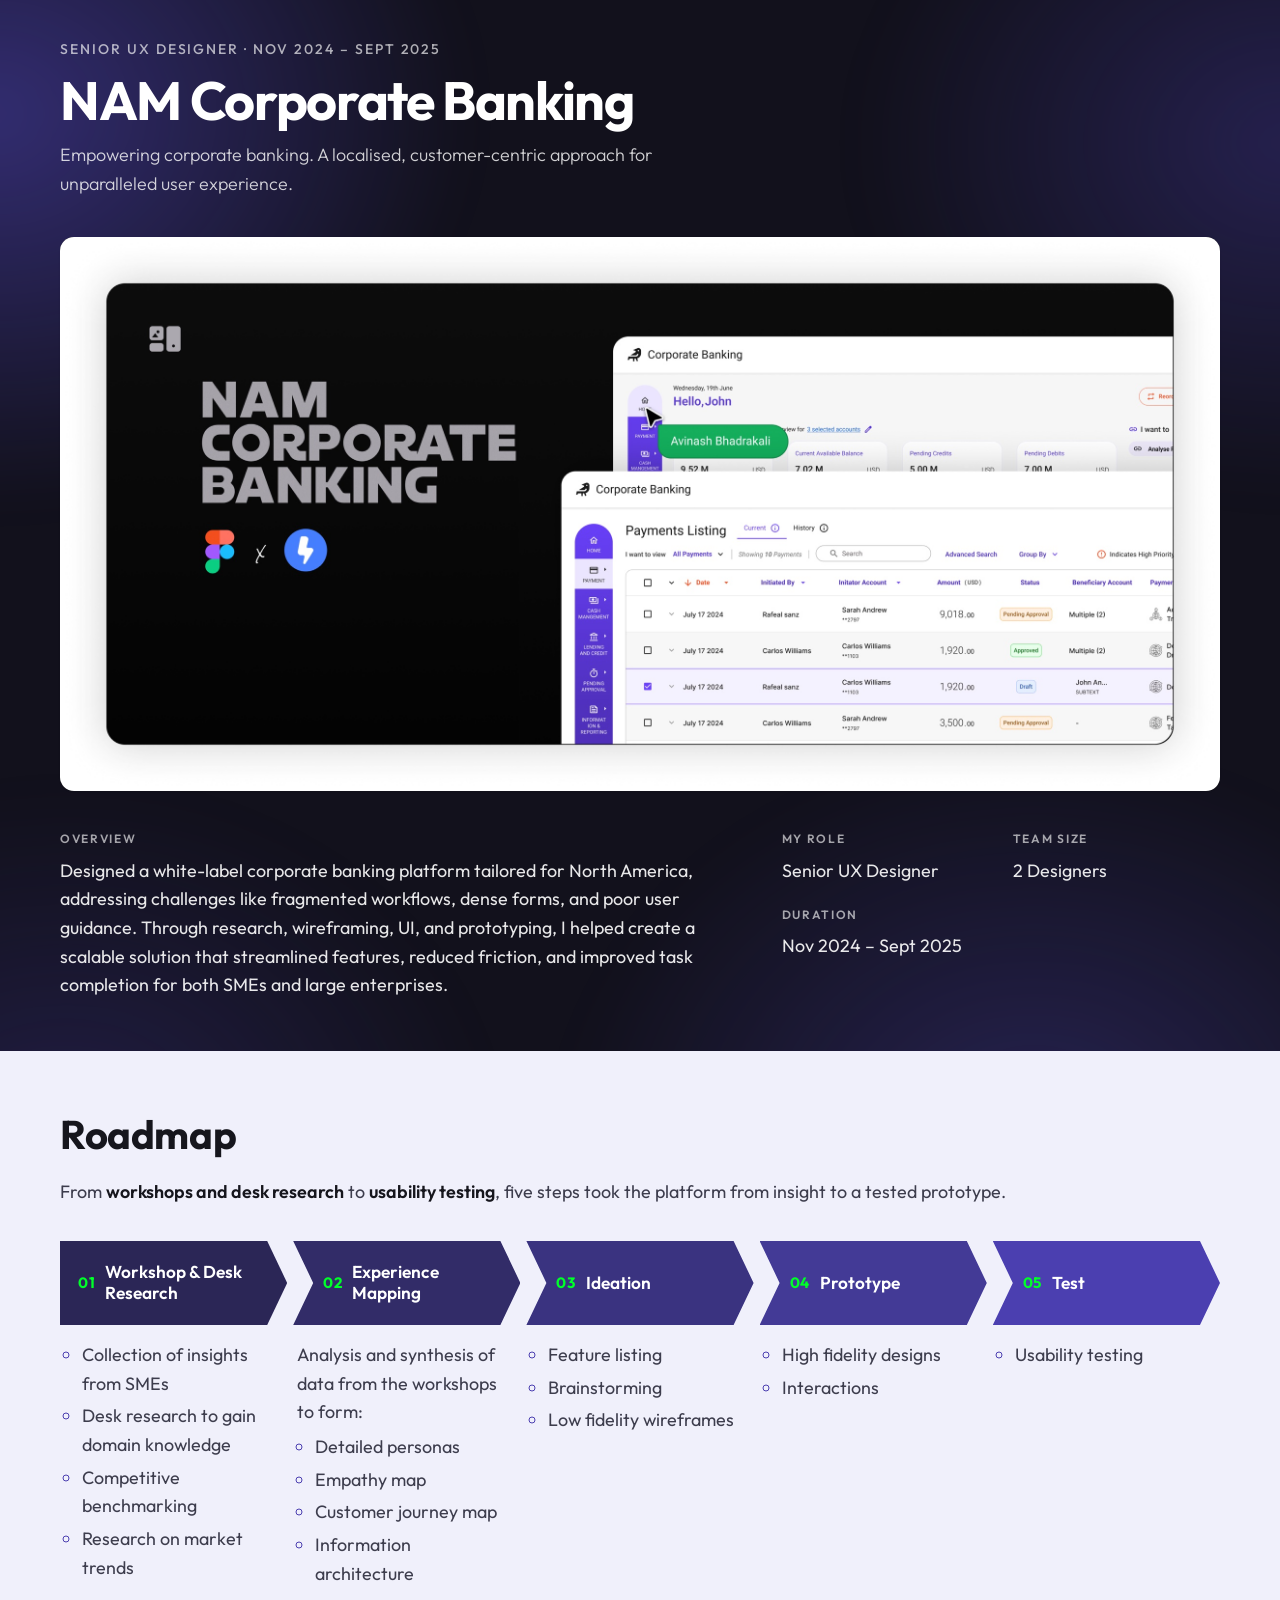
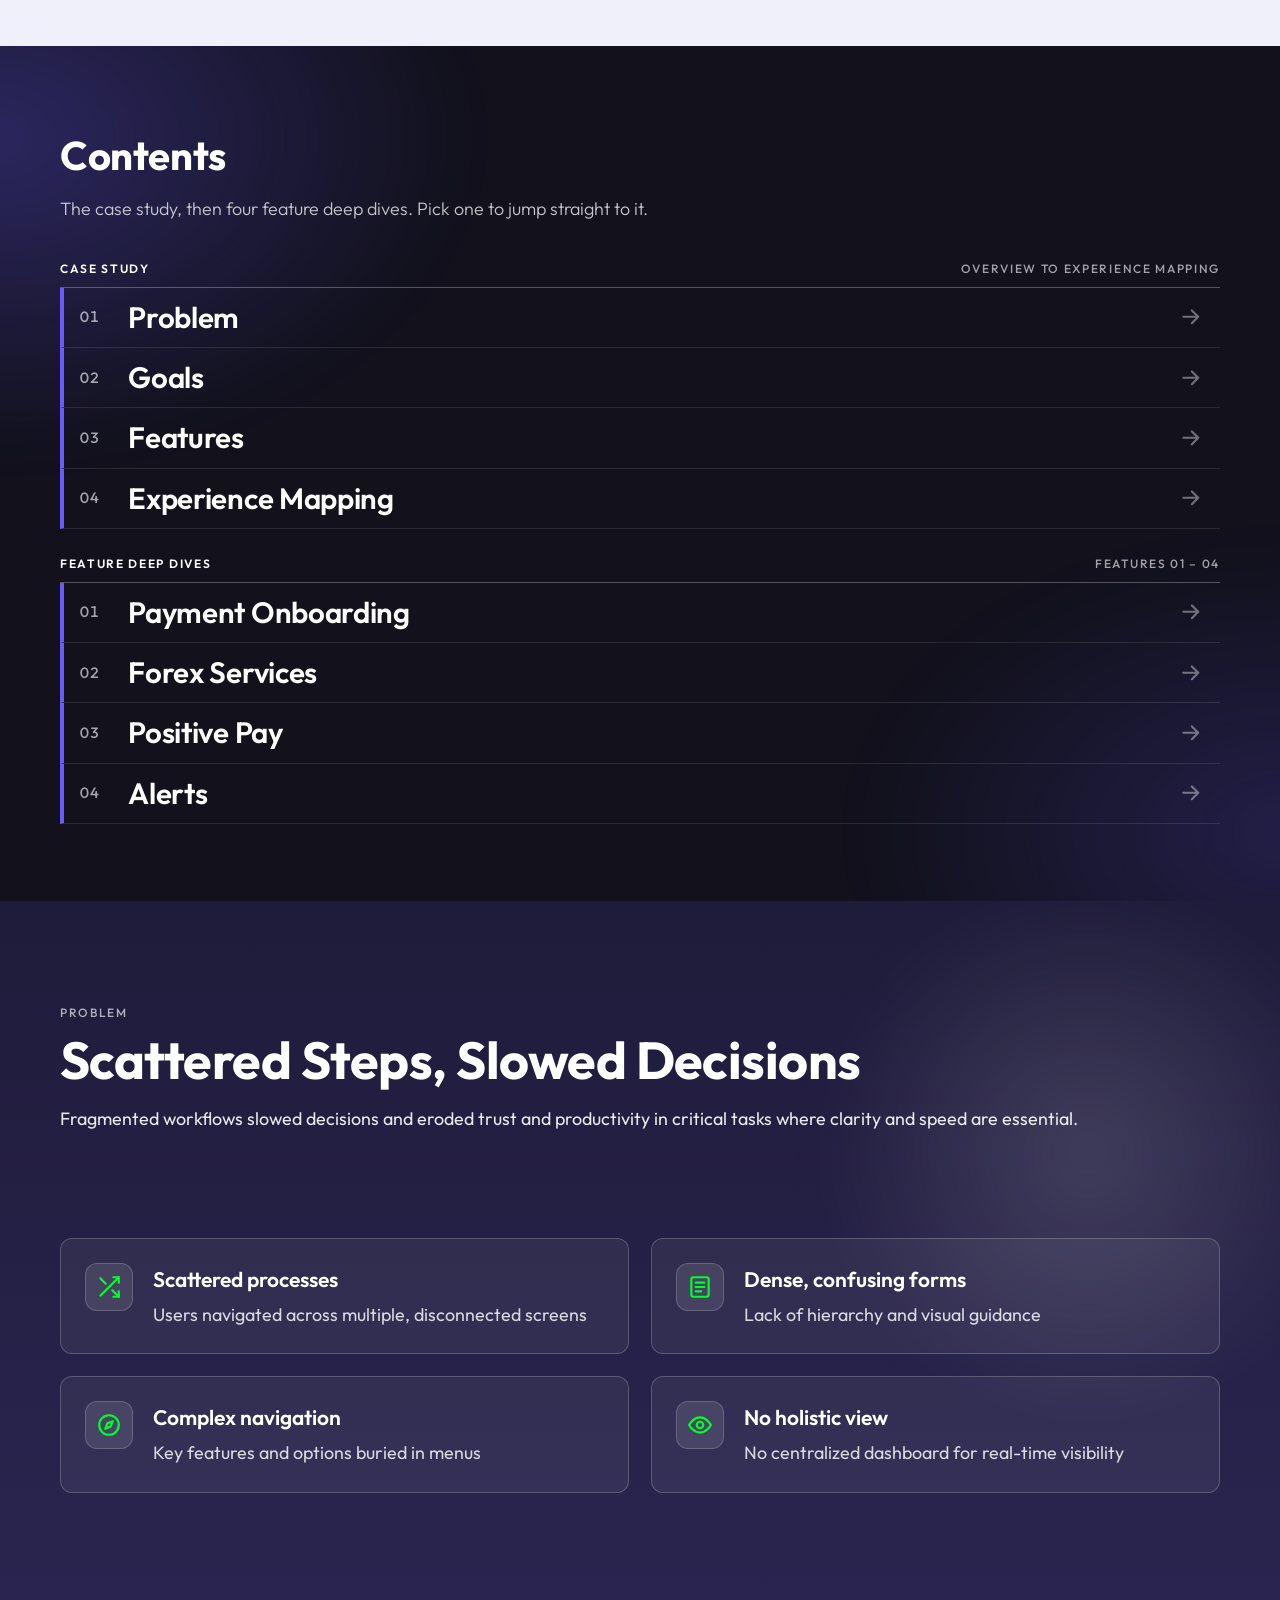
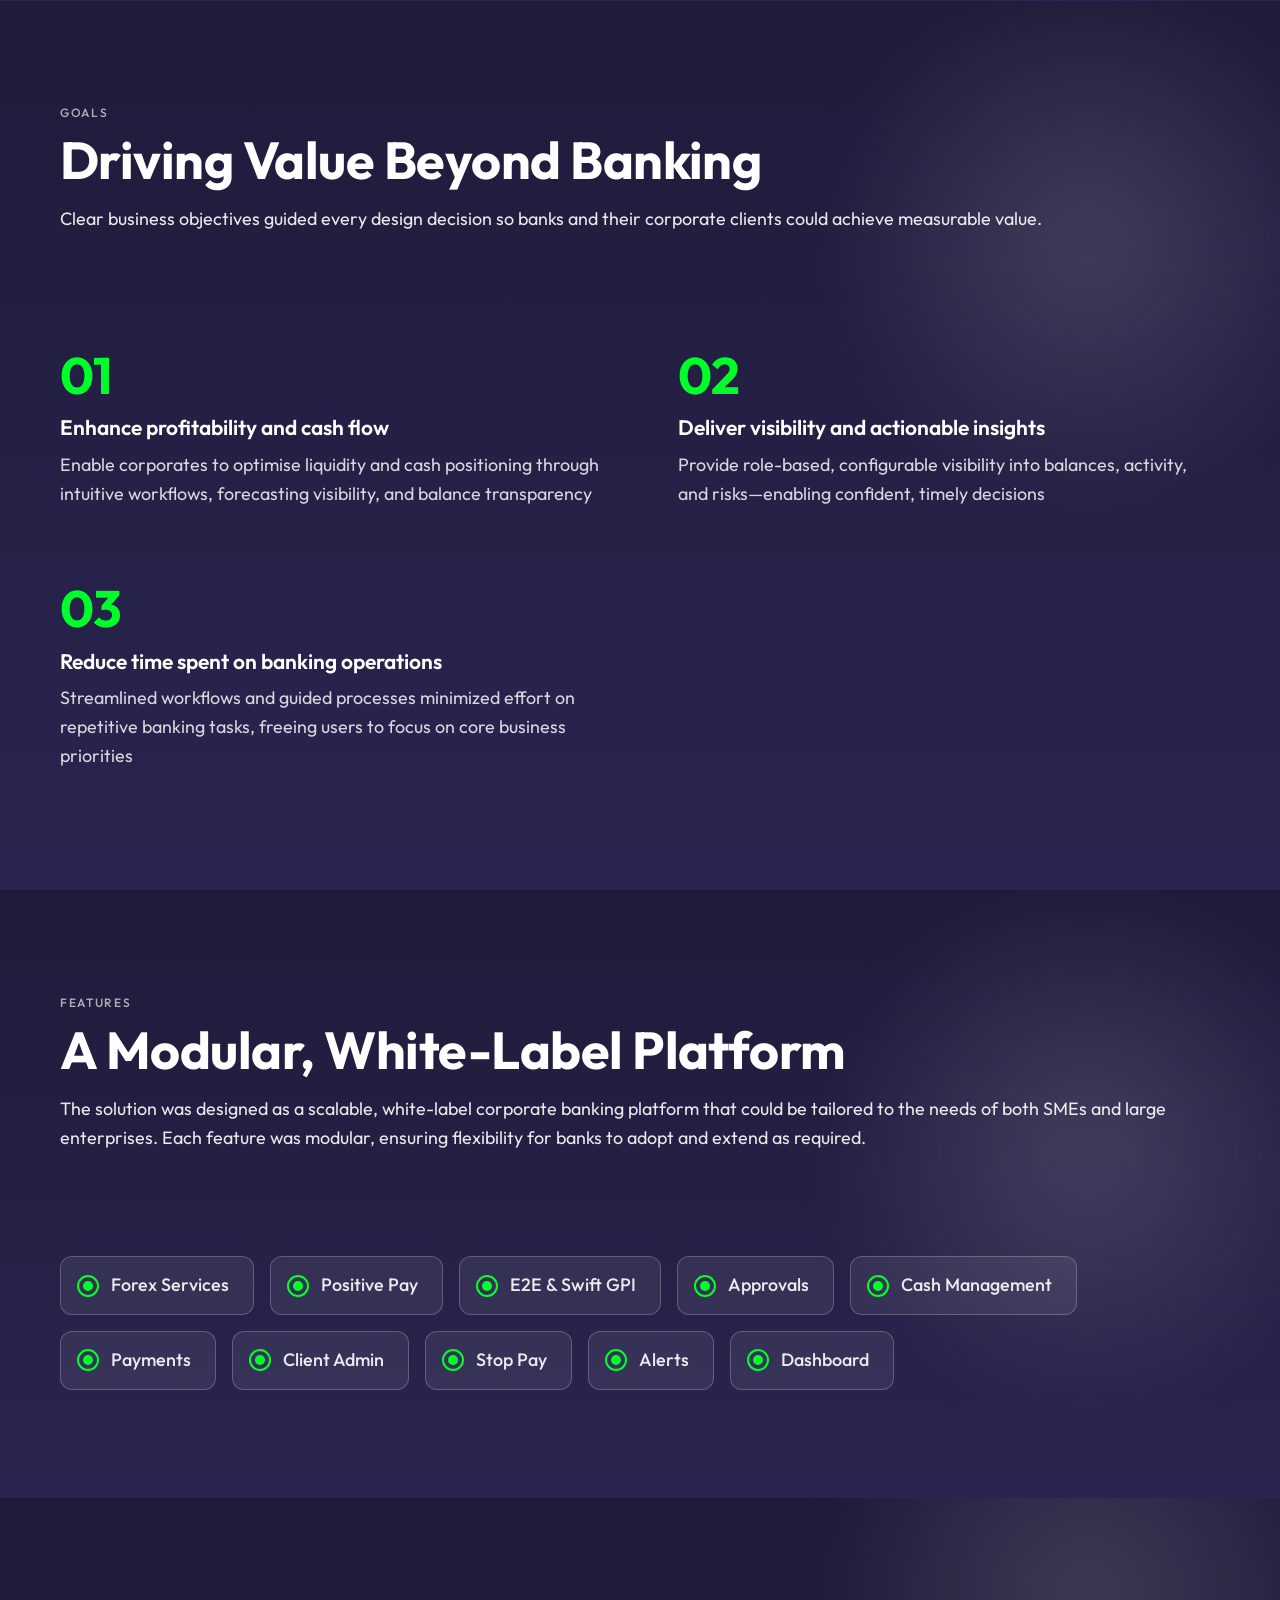
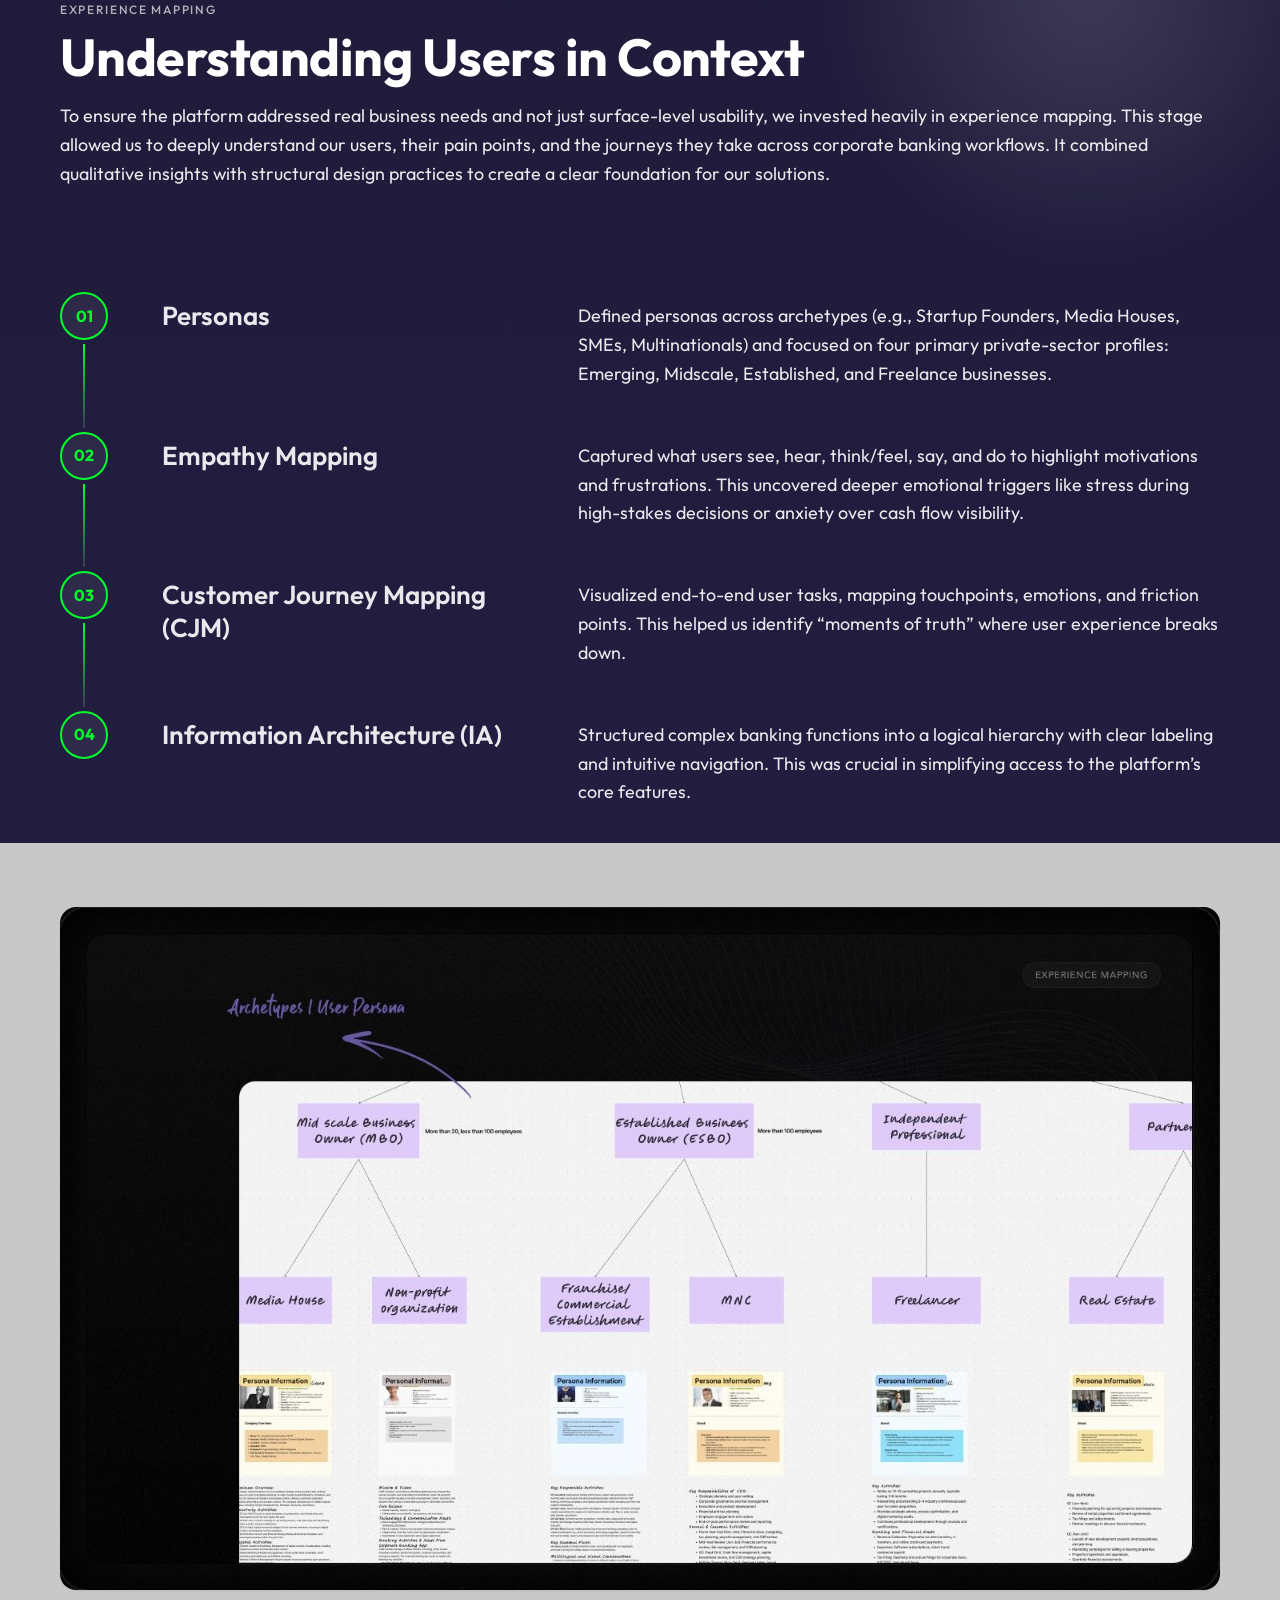
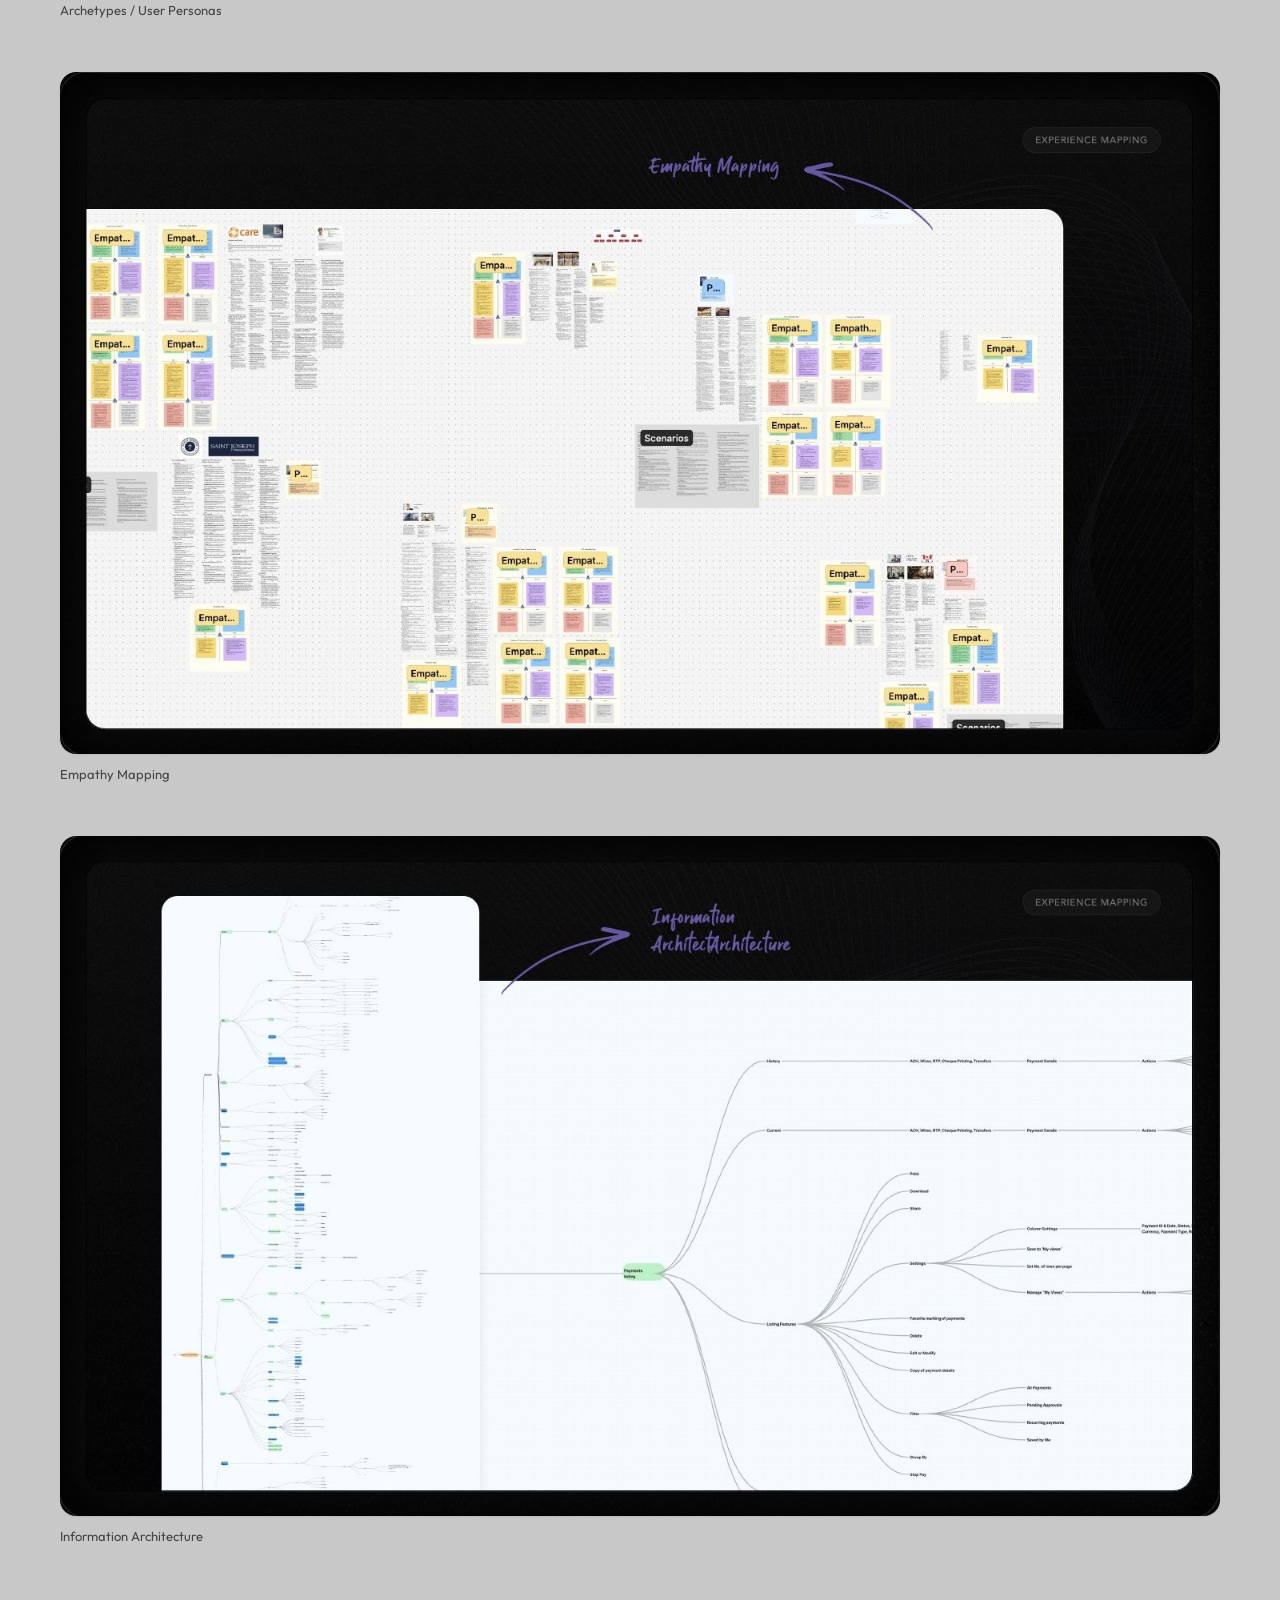
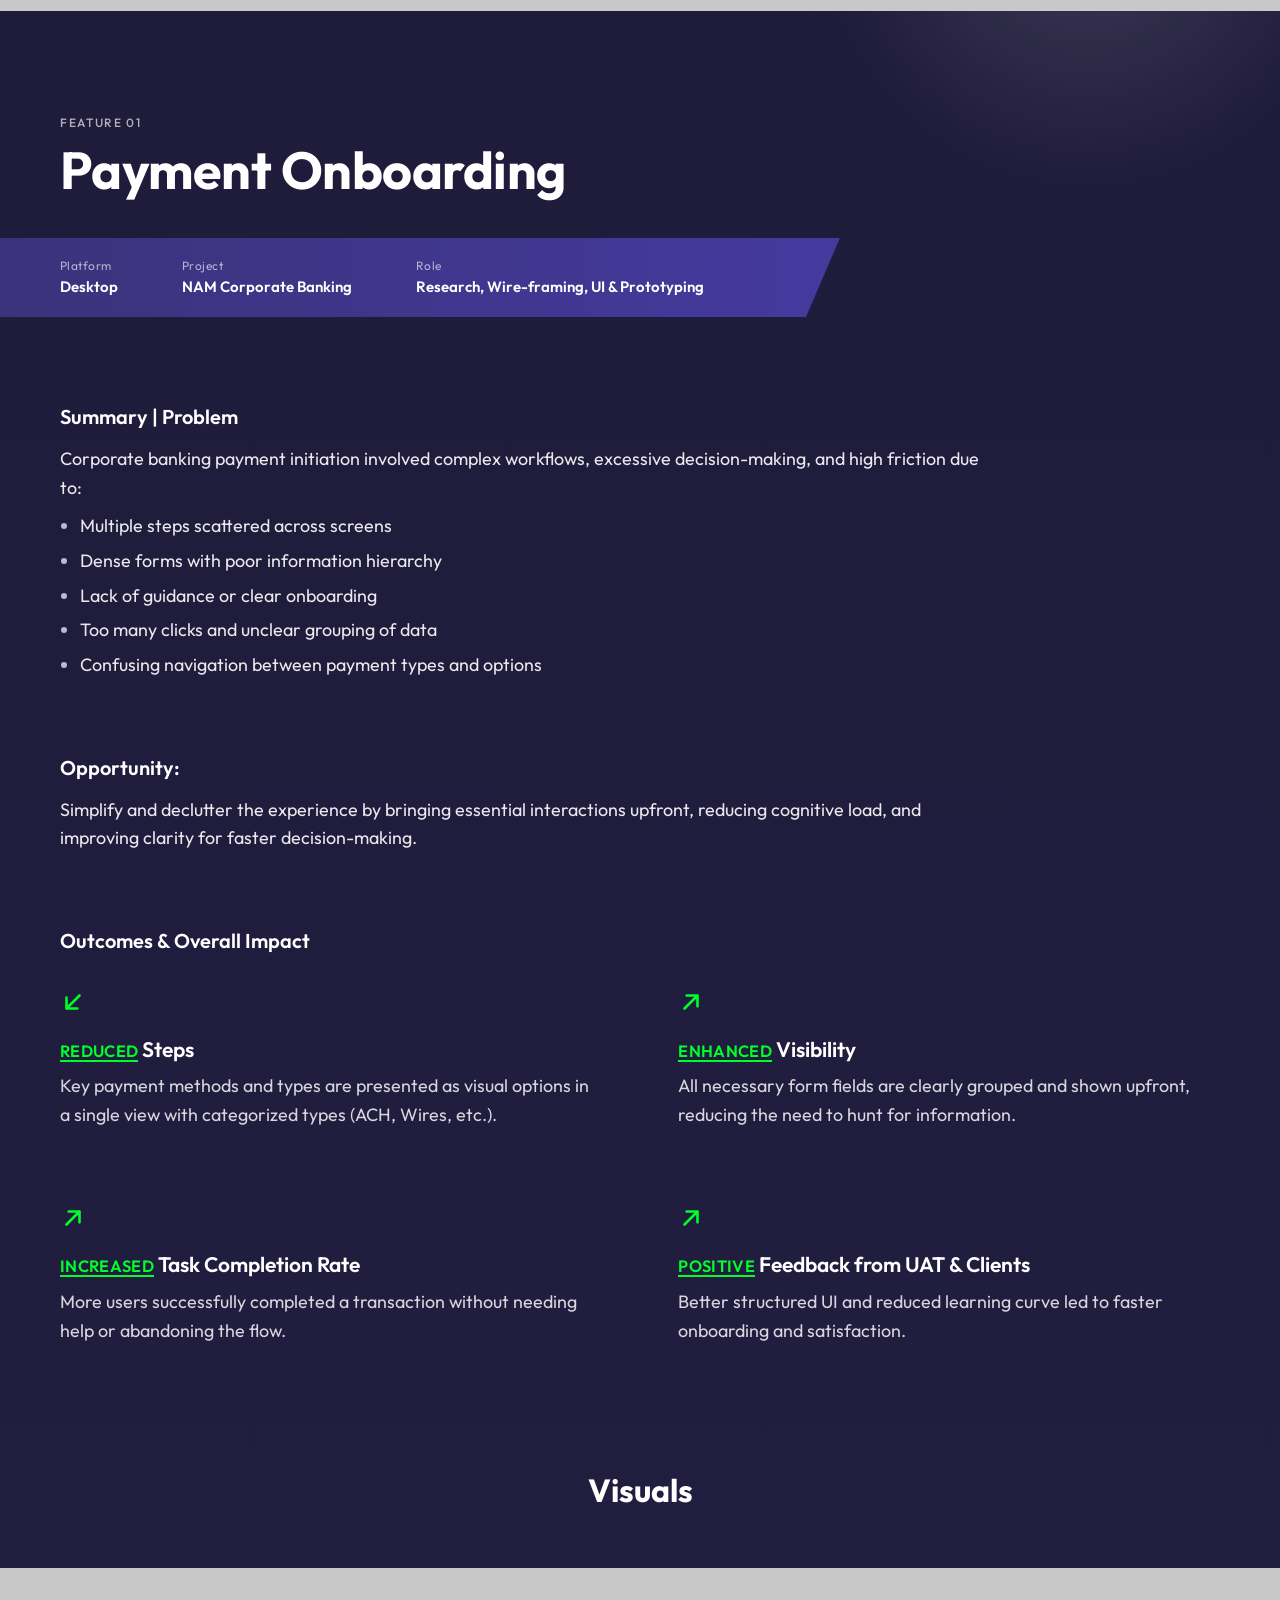
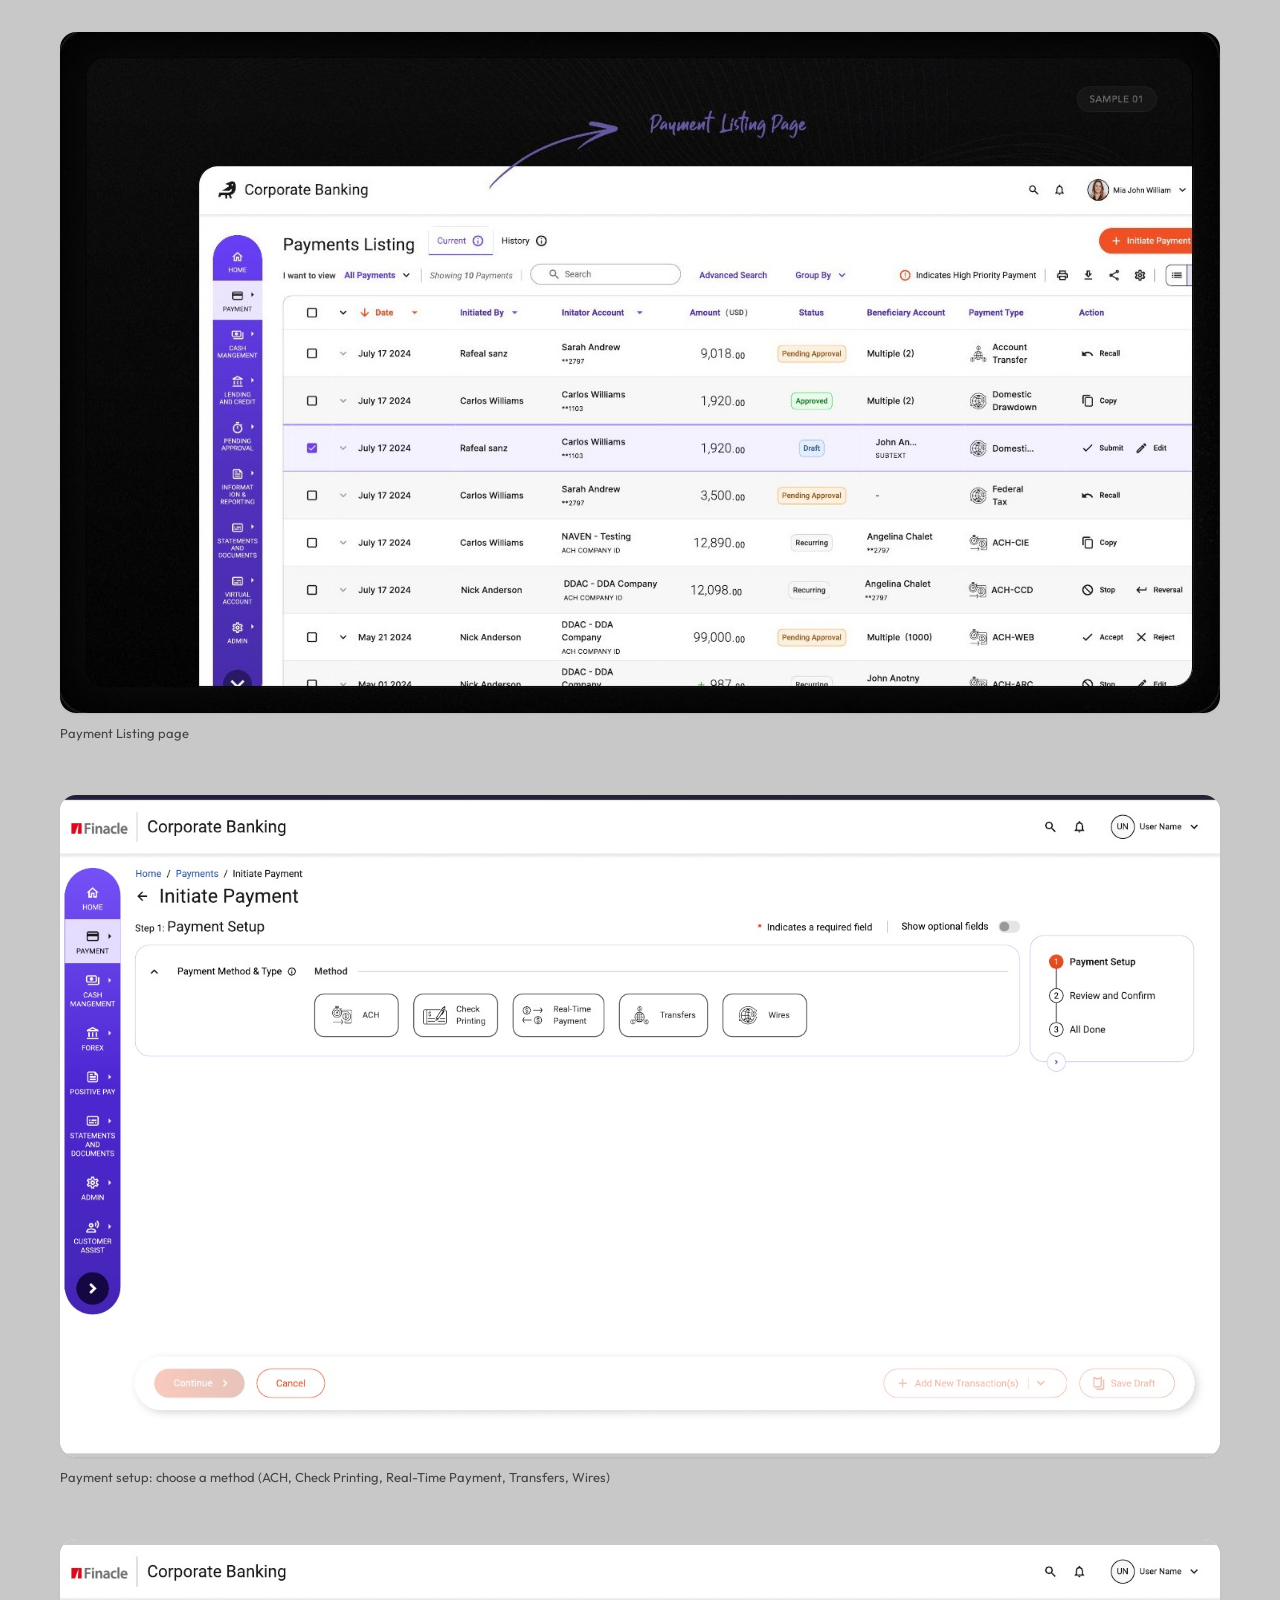
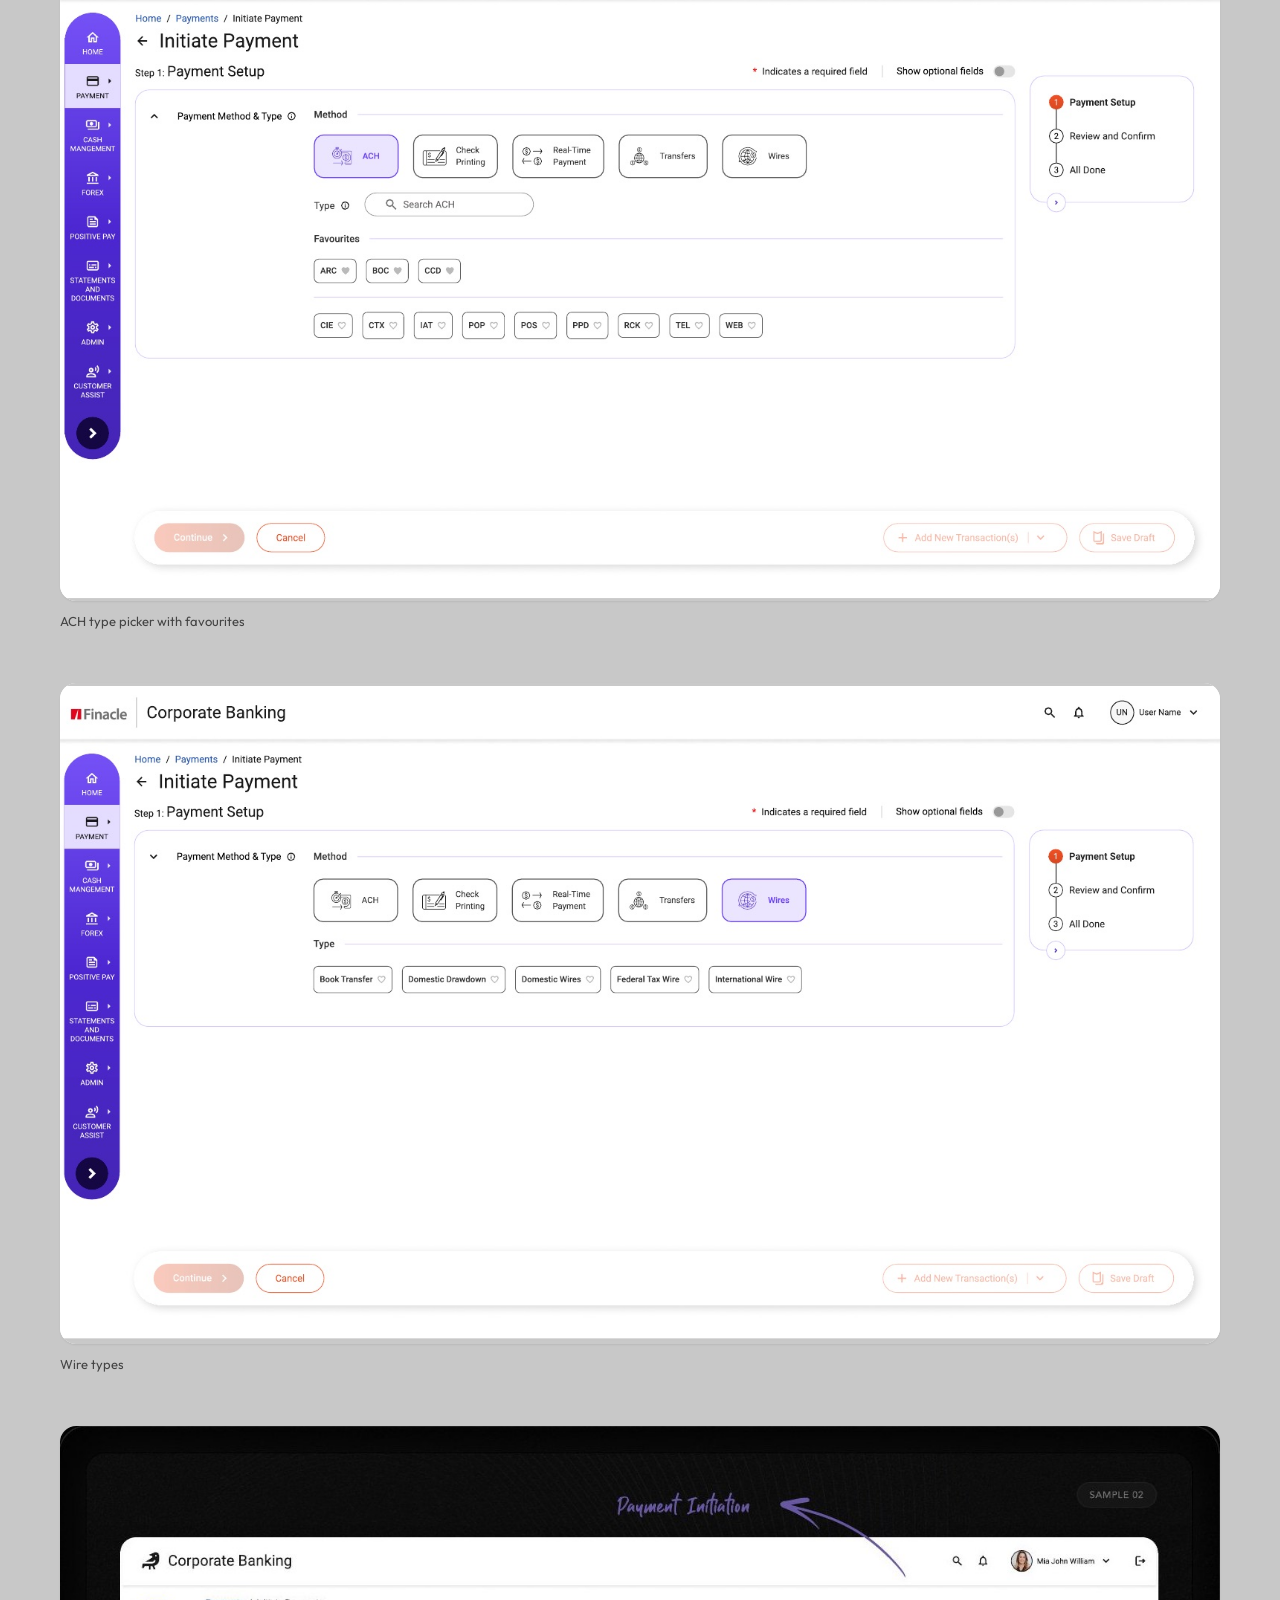
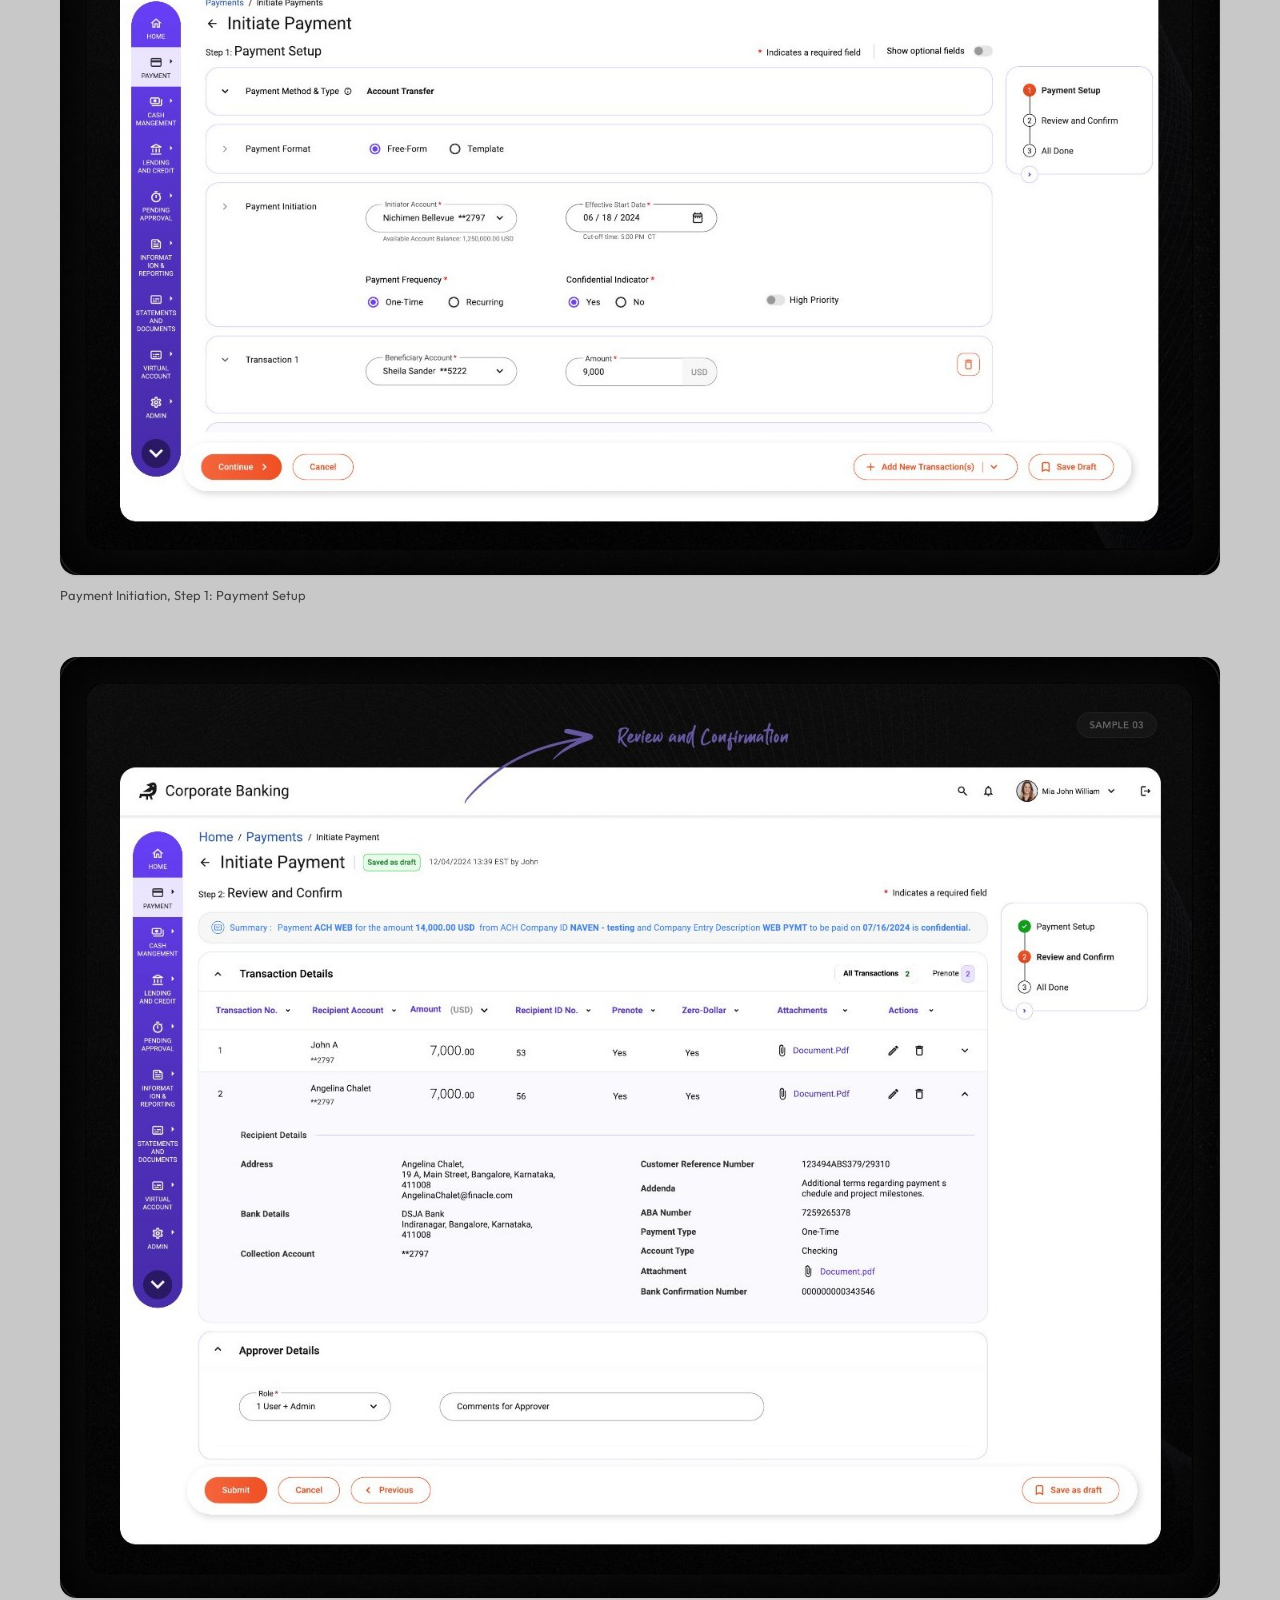
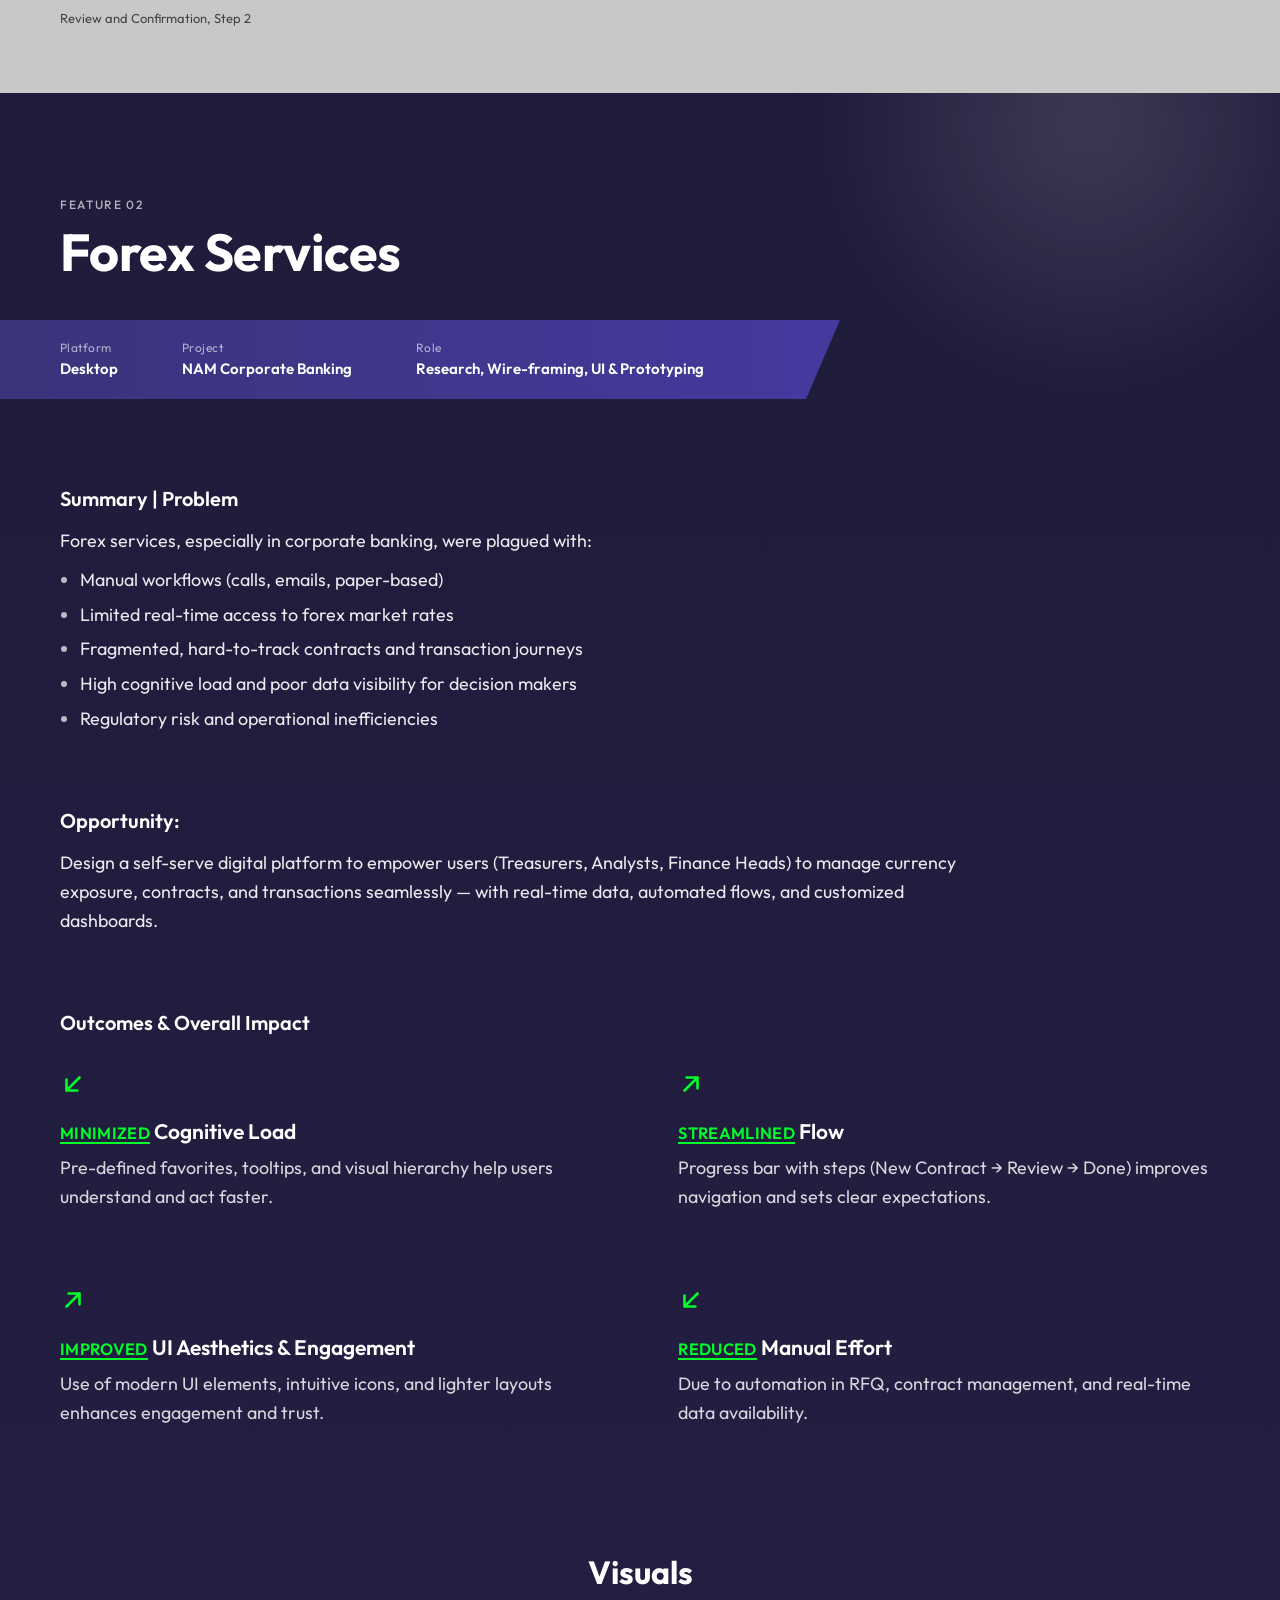
<file: nam/Finacle/nam-corporate-banking.html>
<!DOCTYPE html>
<html lang="en">
<head>
<meta charset="utf-8">
<meta name="viewport" content="width=device-width, initial-scale=1">
<title>NAM Corporate Banking</title>
<link rel="preconnect" href="https://fonts.googleapis.com">
<link rel="preconnect" href="https://fonts.gstatic.com" crossorigin>
<link href="https://fonts.googleapis.com/css2?family=Outfit:wght@300;400;500;600;700&display=swap" rel="stylesheet">
<style>
:root{
  --font:'Outfit',system-ui,-apple-system,'Segoe UI',sans-serif;
  --neon:#00ff2a;
  --lav:#f0f0fb;
  --ink:#16161d;
  --band:#c8c8c8;
  --brand:#6a5bff;
  --body:clamp(16px,1.4vw,18px);
}
*{box-sizing:border-box;margin:0;padding:0}
html{scroll-behavior:smooth}
body{font-family:var(--font);color:var(--ink);background:#fff;line-height:1.6;-webkit-font-smoothing:antialiased}
img{display:block;max-width:100%}
a{color:inherit}
.wrap{width:min(1160px,100% - 48px);margin-inline:auto}

/* progress bar */
#progress{position:fixed;inset:0 auto auto 0;height:3px;width:0;background:var(--brand);z-index:60}

/* ---------- intro / hero ---------- */
.intro{position:relative;overflow:hidden;color:#fff;background:#12111c;padding:clamp(28px,3vw,40px) 0 clamp(36px,4vw,56px)}
.intro::before{content:"";position:absolute;inset:-20%;pointer-events:none;filter:blur(24px);animation:drift 18s ease-in-out infinite alternate;
  background:radial-gradient(38% 38% at 14% 22%,rgba(106,91,255,.38),transparent 70%),radial-gradient(34% 34% at 86% 24%,rgba(75,63,176,.34),transparent 70%),
  radial-gradient(38% 38% at 72% 92%,rgba(106,91,255,.24),transparent 70%),radial-gradient(34% 34% at 18% 92%,rgba(75,63,176,.28),transparent 70%)}
@keyframes drift{to{transform:translate3d(3%,-3%,0) scale(1.08)}}
.intro .wrap{position:relative;z-index:1}
.eyebrow{font-size:clamp(12px,1.2vw,14px);letter-spacing:.14em;text-transform:uppercase;color:rgba(255,255,255,.66);font-weight:500}
.intro h1{margin-top:10px;font-size:clamp(30px,4.2vw,54px);line-height:1.08;font-weight:700;letter-spacing:-.025em;max-width:24ch}
.intro .sub{margin-top:12px;max-width:56ch;font-size:var(--body);color:rgba(255,255,255,.8);font-weight:300}
.intro .shot{margin-top:clamp(24px,3vw,40px);background:#000;border-radius:14px}
.ov{display:grid;grid-template-columns:3fr 2fr;gap:clamp(24px,5vw,72px);margin-top:clamp(24px,3vw,40px)}
.ov h2{font-size:12px;letter-spacing:.14em;text-transform:uppercase;color:rgba(255,255,255,.62);font-weight:600;margin-bottom:8px}
.ov p{font-size:var(--body);color:rgba(255,255,255,.9);max-width:70ch}
.ov .side{display:grid;grid-template-columns:1fr 1fr;gap:20px 24px;align-content:start}
.contents{position:relative;overflow:hidden;color:#fff;background:#12111c;padding:clamp(48px,6vw,88px) 0}
.contents::before{content:"";position:absolute;inset:-20%;pointer-events:none;filter:blur(24px);background:radial-gradient(38% 38% at 14% 22%,rgba(106,91,255,.3),transparent 70%),radial-gradient(34% 34% at 86% 80%,rgba(75,63,176,.3),transparent 70%)}
.contents .wrap{position:relative;z-index:1}
.contents h2{font-size:clamp(26px,3.2vw,40px);font-weight:700;letter-spacing:-.01em}
.contents .sub{margin-top:8px;font-size:var(--body);color:rgba(255,255,255,.76);font-weight:300}
.index{margin-top:clamp(24px,3vw,36px)}
.pg{display:flex;align-items:baseline;justify-content:space-between;gap:16px;margin-top:clamp(18px,2vw,26px);padding-bottom:8px;border-bottom:1px solid rgba(255,255,255,.28);font-size:12px;letter-spacing:.14em;text-transform:uppercase;color:rgba(255,255,255,.62);font-weight:500}
.pg:first-child{margin-top:0}
.pg b{color:#fff;font-weight:600}
.index ul{list-style:none}
.index a{position:relative;isolation:isolate;display:flex;align-items:center;gap:clamp(14px,2.2vw,30px);text-decoration:none;font-size:clamp(20px,2.3vw,30px);font-weight:600;letter-spacing:-.01em;line-height:1.2;padding:clamp(9px,1vw,12px) 16px;border-bottom:1px solid rgba(255,255,255,.1);border-left:4px solid var(--brand);transition:padding-left .3s ease}
.index a::before{content:"";position:absolute;inset:0;z-index:-1;background:rgba(106,91,255,.32);transform:scaleX(0);transform-origin:left;transition:transform .35s ease}
.index a .n{flex:none;min-width:2ch;font-size:clamp(13px,1.2vw,15px);font-weight:500;letter-spacing:.06em;color:rgba(255,255,255,.62);font-variant-numeric:tabular-nums}
.index a .go{margin-left:auto;flex:none;width:clamp(20px,2vw,26px);height:clamp(20px,2vw,26px);stroke:#fff;fill:none;stroke-width:2;stroke-linecap:round;stroke-linejoin:round;opacity:.4;transition:transform .3s,opacity .3s}
.index a:hover,.index a:focus-visible{padding-left:28px}
.index a:hover::before,.index a:focus-visible::before{transform:scaleX(1)}
.index a:hover .go,.index a:focus-visible .go{opacity:1;transform:translateX(4px)}
.index a:focus-visible{outline:2px solid #fff;outline-offset:-2px}

/* ---------- roadmap ---------- */
.process{background:var(--lav);padding:clamp(32px,4vw,56px) 0 clamp(36px,4.5vw,64px)}
.process h2{font-size:clamp(26px,3.2vw,40px);font-weight:700;letter-spacing:-.01em}
.process .lead{margin-top:12px;font-size:var(--body);color:#3d3d4d}
@media (min-width:1000px){.process .lead{white-space:nowrap}}
.process .lead b{font-weight:600;color:var(--ink)}
.steps{list-style:none;display:grid;grid-template-columns:repeat(5,1fr);gap:clamp(24px,3vw,32px) 6px;margin-top:clamp(22px,3vw,34px)}
.steps>li{transition:transform .3s ease}
.steps>li:hover{transform:translateY(-4px)}
.chev{display:flex;align-items:center;gap:10px;min-height:84px;padding:12px 28px 12px 30px;color:#fff;background:#2b2656;clip-path:polygon(0 0,calc(100% - 20px) 0,100% 50%,calc(100% - 20px) 100%,0 100%,20px 50%)}
.steps>li:first-child .chev{padding-left:18px;clip-path:polygon(0 0,calc(100% - 20px) 0,100% 50%,calc(100% - 20px) 100%,0 100%)}
.steps>li:nth-child(2) .chev{background:#322c68}.steps>li:nth-child(3) .chev{background:#3a3380}.steps>li:nth-child(4) .chev{background:#433a96}.steps>li:nth-child(5) .chev{background:#4b3fb0}
.chev .k{flex:none;font-size:15px;font-weight:700;color:var(--neon);letter-spacing:.04em}
.chev h3{font-size:clamp(15px,1.35vw,18px);font-weight:600;line-height:1.2}
.steps .body{padding:16px 8px 0 4px}
.steps .body ul{padding-left:18px;display:grid;gap:4px}
.steps .body li::marker{color:#4b3fb0}
.steps .body li,.steps .body p{font-size:var(--body);color:#3d3d4d}
.steps .body p{margin-bottom:6px}

/* ---------- section ---------- */
.feature{--c1:#1f1b3a;--c2:#2a2550;--accent:#4b3fb0;color:#fff;background:linear-gradient(180deg,var(--c1),var(--c2));position:relative;overflow:hidden;scroll-margin-top:0}
.feature::before{
  content:"";position:absolute;right:-8%;top:-6%;width:46%;aspect-ratio:1;border-radius:50%;
  background:radial-gradient(circle,rgba(255,255,255,.14),transparent 65%);filter:blur(30px);pointer-events:none}
.feature .wrap{position:relative;z-index:1}
.feature.noshots .wrap{padding-bottom:clamp(40px,6vw,72px)}
.hero{padding:clamp(56px,8vw,104px) 0 clamp(24px,4vw,48px)}
.hero .tag{display:block;margin-bottom:10px;font-size:12px;letter-spacing:.14em;text-transform:uppercase;color:rgba(255,255,255,.66);font-weight:500}
.hero h2{font-size:clamp(30px,4.2vw,52px);font-weight:700;letter-spacing:-.01em;line-height:1.1}
.hero .lead{margin-top:16px;font-size:var(--body);color:rgba(255,255,255,.9)}
@media (min-width:1000px){.hero .lead.one{white-space:nowrap}}
.meta{--skew:34px;margin-top:clamp(24px,3vw,40px);display:grid;grid-template-columns:auto auto 1fr;gap:clamp(20px,5vw,72px);
  padding:18px clamp(24px,4vw,56px) 18px 0;width:min(100%,780px);position:relative}
.meta::before{content:"";position:absolute;inset:0 0 0 -100vw;background:linear-gradient(90deg,rgba(255,255,255,.07),var(--accent));
  clip-path:polygon(0 0,100% 0,calc(100% - var(--skew)) 100%,0 100%);z-index:-1;opacity:.85}
.meta dt{font-size:12px;color:rgba(255,255,255,.62);letter-spacing:.04em}
.meta dd{font-size:clamp(13px,1.3vw,15px);font-weight:600}
.block{padding:clamp(20px,3vw,36px) 0}
.block h3{font-size:clamp(17px,1.6vw,20px);font-weight:600;margin-bottom:12px}
.block p,.block li{font-size:var(--body);color:rgba(255,255,255,.9);max-width:78ch}
.block ul{padding-left:20px;display:grid;gap:6px;margin-top:10px}
.block li::marker{color:rgba(255,255,255,.7)}
.outcomes{display:grid;grid-template-columns:repeat(2,1fr);gap:clamp(28px,4vw,52px) clamp(24px,6vw,96px);margin-top:20px}
.out{padding:12px 0}
.out svg{width:26px;height:26px;stroke:var(--neon);fill:none;stroke-width:2.4;stroke-linecap:round;stroke-linejoin:round;transition:transform .35s cubic-bezier(.3,1.6,.5,1)}
.out:hover svg.up{transform:translate(3px,-3px)}
.out:hover svg.down{transform:translate(-3px,3px)}
.out h4{font-size:clamp(17px,1.7vw,21px);font-weight:600;margin:10px 0 6px}
.out h4 em{font-style:normal;color:var(--neon);text-transform:uppercase;font-size:.78em;letter-spacing:.02em;
  background:linear-gradient(var(--neon),var(--neon)) 0 100%/100% 2px no-repeat;padding-bottom:1px;transition:background-size .5s ease .15s}
.reveal:not(.in) .out h4 em{background-size:0 2px}
.out p{font-size:var(--body);color:rgba(255,255,255,.82);max-width:46ch}
.out .num{display:block;font-size:clamp(34px,4vw,52px);font-weight:700;line-height:1;color:var(--neon);letter-spacing:-.02em}

/* cards (problem) and chips (features) */
.cards{display:grid;grid-template-columns:repeat(2,1fr);gap:clamp(14px,2vw,22px);margin-top:20px}
.card{display:flex;align-items:flex-start;gap:clamp(14px,1.6vw,20px);padding:clamp(16px,2vw,24px);border:1px solid rgba(255,255,255,.2);background:rgba(255,255,255,.06);border-radius:12px;transition:transform .3s ease,background .3s ease}
.card .ic{flex:none;display:grid;place-items:center;width:48px;height:48px;border-radius:12px;background:rgba(255,255,255,.1);border:1px solid rgba(255,255,255,.18)}
.card .ic svg{width:26px;height:26px;stroke:var(--neon);fill:none;stroke-width:2;stroke-linecap:round;stroke-linejoin:round}
.card:hover{transform:translateY(-4px);background:rgba(255,255,255,.1)}
/* method rail (experience mapping) */
.rail{list-style:none;padding-left:0;margin-top:20px;counter-reset:r}
.rail li{position:relative;display:grid;grid-template-columns:64px minmax(0,1fr) minmax(0,1.7fr);gap:0 clamp(16px,3vw,48px);align-items:start;padding:0 0 clamp(28px,3.4vw,44px);max-width:none}
.rail li:last-child{padding-bottom:0}
.rail li::before{content:"";position:absolute;left:23px;top:52px;bottom:4px;width:2px;background:linear-gradient(var(--neon),rgba(255,255,255,.12))}
.rail li:last-child::before{display:none}
.rail .n{display:grid;place-items:center;width:48px;height:48px;border-radius:50%;border:2px solid var(--neon);color:var(--neon);font-weight:700;font-size:16px;background:rgba(255,255,255,.06);transition:background .3s ease,color .3s ease}
.rail li:hover .n{background:var(--neon);color:#111}
.rail h4{font-size:clamp(20px,2.1vw,26px);font-weight:600;line-height:1.25;padding-top:8px}
.rail p{padding-top:10px;max-width:56ch}
@media (max-width:820px){.rail li{grid-template-columns:48px 1fr;gap:0 16px}.rail p{grid-column:2;padding-top:6px}.rail h4{padding-top:10px}}
.card h4{font-size:clamp(17px,1.7vw,21px);font-weight:600;margin-bottom:4px}
.card p{font-size:var(--body);color:rgba(255,255,255,.82)}
.block ul.chips{list-style:none;padding-left:0;display:flex;flex-wrap:wrap;gap:clamp(10px,1.4vw,16px);margin-top:20px}
.block li.chip{max-width:none;display:flex;align-items:center;gap:12px;padding:14px 24px 14px 16px;border:1px solid rgba(255,255,255,.22);background:rgba(255,255,255,.07);border-radius:12px;font-size:clamp(15px,1.4vw,18px);font-weight:500;transition:transform .3s ease,background .3s ease}
.chip:hover{transform:translateY(-4px);background:rgba(255,255,255,.14)}
.chip i{flex:none;width:22px;height:22px;border-radius:50%;border:2px solid var(--neon);position:relative}
.chip i::after{content:"";position:absolute;inset:4px;border-radius:50%;background:var(--neon)}

.visuals-title{text-align:center;font-size:clamp(24px,2.6vw,32px);font-weight:700;padding:clamp(40px,6vw,72px) 0 clamp(32px,4vw,56px)}
.shots{background:var(--band);padding:clamp(32px,5vw,72px) 0;color:var(--ink)}
.shots .wrap{display:grid;gap:clamp(28px,4vw,56px)}
.shot{display:block;border:0;background:#fff;padding:0;cursor:zoom-in;width:100%;overflow:hidden;box-shadow:0 1px 2px rgba(0,0,0,.08);transition:transform .35s ease,box-shadow .35s ease}
.shot:hover{transform:translateY(-4px) scale(1.005);box-shadow:0 18px 40px rgba(0,0,0,.22)}
.shot:focus-visible{outline:3px solid var(--brand);outline-offset:3px}
.shots .shot{border-radius:16px}
.shot img{width:100%;height:auto}
.shots figcaption{margin-top:10px;font-size:13px;color:#444}

/* ---------- footer ---------- */
.thanks{position:relative;overflow:hidden;color:#fff;background:#12111c;padding:clamp(32px,4vw,52px) 0}
.thanks::before{content:"";position:absolute;inset:-20%;pointer-events:none;filter:blur(24px);background:radial-gradient(38% 38% at 14% 30%,rgba(106,91,255,.34),transparent 70%),radial-gradient(34% 34% at 86% 70%,rgba(75,63,176,.3),transparent 70%),radial-gradient(34% 34% at 60% 100%,rgba(106,91,255,.2),transparent 70%)}
.thanks .wrap{position:relative;z-index:1;display:flex;align-items:flex-end;justify-content:space-between;gap:24px 40px;flex-wrap:wrap}
.thanks h2{margin-top:10px;font-size:clamp(30px,4.2vw,54px);line-height:1.08;font-weight:700;letter-spacing:-.025em}
.thanks .top{display:inline-block;padding:12px 28px;border-radius:999px;background:#fff;color:#1d1a38;font-weight:600;font-size:clamp(15px,1.4vw,17px);text-decoration:none;transition:transform .25s ease,box-shadow .25s ease}
.thanks .top span{display:inline-block;transition:transform .25s ease}
.thanks .top:hover{transform:translateY(-3px);box-shadow:0 14px 32px rgba(0,0,0,.28)}
.thanks .top:hover span{transform:translateY(-3px)}
.thanks .top:focus-visible{outline:3px solid #fff;outline-offset:4px}

/* ---------- lightbox ---------- */
#lb{position:fixed;inset:0;background:rgba(10,10,18,.92);display:none;align-items:center;justify-content:center;z-index:100;padding:3vw}
#lb.open{display:flex;animation:fade .25s ease}
#lb img{max-width:100%;max-height:100%;border-radius:6px;box-shadow:0 20px 80px rgba(0,0,0,.6);animation:pop .3s cubic-bezier(.2,1.2,.4,1)}
#lb button{position:absolute;top:18px;right:22px;width:44px;height:44px;border-radius:50%;border:1px solid rgba(255,255,255,.4);background:transparent;color:#fff;font-size:24px;cursor:pointer;transition:background .2s}
#lb button:hover{background:rgba(255,255,255,.15)}
@keyframes fade{from{opacity:0}}
@keyframes pop{from{transform:scale(.94);opacity:0}}

/* ---------- reveal ---------- */
.reveal{opacity:0;transform:translateY(24px);transition:opacity .7s ease,transform .7s ease}
.reveal.in{opacity:1;transform:none}

@media (max-width:1000px){ .steps{grid-template-columns:repeat(3,1fr);gap:20px 12px} .chev,.steps>li:first-child .chev{clip-path:none;padding:12px 18px;border-radius:10px} }
@media (max-width:820px){
  .pg{flex-direction:column;gap:4px}
  .steps{grid-template-columns:1fr 1fr}
  .outcomes,.cards,.ov{grid-template-columns:1fr}
  .meta{grid-template-columns:1fr 1fr;gap:14px 24px;padding-right:48px}
  .meta div:last-child{grid-column:1/-1}
}
@media (max-width:520px){ .steps{grid-template-columns:1fr} }
@media (prefers-reduced-motion:reduce){
  html{scroll-behavior:auto}
  *,*::before,*::after{transition:none!important;animation:none!important}
  .reveal{opacity:1;transform:none}
  .reveal:not(.in) .out h4 em{background-size:100% 2px}
}
</style>
</head>
<body>
<div id="progress"></div>
<header class="intro">
  <div class="wrap">
    <p class="eyebrow">Senior UX Designer &middot; Nov 2024 &ndash; Sept 2025</p>
    <h1>NAM Corporate Banking</h1>
    <p class="sub">Empowering corporate banking. A localised, customer-centric approach for unparalleled user experience.</p>
    <button class="shot reveal" type="button" data-full="assets/nam/hero.jpg" data-alt="NAM Corporate Banking: dashboard and listing screens" aria-label="Enlarge: NAM Corporate Banking hero"><img src="assets/nam/hero.jpg" width="2400" height="1147" alt="NAM Corporate Banking: dashboard and listing screens"></button>
    <div class="ov reveal">
      <div>
        <h2>Overview</h2>
        <p>Designed a white-label corporate banking platform tailored for North America, addressing challenges like fragmented workflows, dense forms, and poor user guidance. Through research, wireframing, UI, and prototyping, I helped create a scalable solution that streamlined features, reduced friction, and improved task completion for both SMEs and large enterprises.</p>
      </div>
      <div class="side">
        <div><h2>My role</h2><p>Senior UX Designer</p></div>
        <div><h2>Team size</h2><p>2 Designers</p></div>
        <div><h2>Duration</h2><p>Nov 2024 &ndash; Sept 2025</p></div>
      </div>
    </div>
  </div>
</header>

<section class="process" aria-labelledby="proc-t">
  <div class="wrap">
    <div class="reveal">
      <h2 id="proc-t">Roadmap</h2>
      <p class="lead">From <b>workshops and desk research</b> to <b>usability testing</b>, five steps took the platform from insight to a tested prototype.</p>
    </div>
    <ol class="steps">
      <li class="reveal"><div class="chev"><span class="k">01</span><h3>Workshop &amp; Desk Research</h3></div><div class="body"><ul><li>Collection of insights from SMEs</li><li>Desk research to gain domain knowledge</li><li>Competitive benchmarking</li><li>Research on market trends</li></ul></div></li>
      <li class="reveal"><div class="chev"><span class="k">02</span><h3>Experience Mapping</h3></div><div class="body"><p>Analysis and synthesis of data from the workshops to form:</p><ul><li>Detailed personas</li><li>Empathy map</li><li>Customer journey map</li><li>Information architecture</li></ul></div></li>
      <li class="reveal"><div class="chev"><span class="k">03</span><h3>Ideation</h3></div><div class="body"><ul><li>Feature listing</li><li>Brainstorming</li><li>Low fidelity wireframes</li></ul></div></li>
      <li class="reveal"><div class="chev"><span class="k">04</span><h3>Prototype</h3></div><div class="body"><ul><li>High fidelity designs</li><li>Interactions</li></ul></div></li>
      <li class="reveal"><div class="chev"><span class="k">05</span><h3>Test</h3></div><div class="body"><ul><li>Usability testing</li></ul></div></li>
    </ol>
  </div>
</section>

<section class="contents" aria-labelledby="cont-t">
  <div class="wrap">
    <h2 id="cont-t">Contents</h2>
    <p class="sub">The case study, then four feature deep dives. Pick one to jump straight to it.</p>
    <nav class="index" id="index" aria-label="Sections"></nav>
  </div>
</section>

<main id="sections"></main>

<footer class="thanks">
  <div class="wrap reveal">
    <div>
      <div class="eyebrow">NAM Corporate Banking &middot; Senior UX Designer &middot; Nov 2024 &ndash; Sept 2025</div>
      <h2>Thank you</h2>
    </div>
    <a class="top" href="#" id="toTop"><span aria-hidden="true">&uarr;</span> Back to top</a>
  </div>
</footer>

<div id="lb" role="dialog" aria-modal="true" aria-label="Enlarged screenshot"><button type="button" aria-label="Close">&times;</button><img alt=""></div>

<script>
const ARR_UP='<svg class="up" viewBox="0 0 24 24" aria-hidden="true"><path d="M6 18 18 6M8 6h10v10"/></svg>';
const ARR_DOWN='<svg class="down" viewBox="0 0 24 24" aria-hidden="true"><path d="M18 6 6 18M16 18H6V8"/></svg>';
const ARR_GO='<svg class="go" viewBox="0 0 24 24" aria-hidden="true"><path d="M5 12h14M13 6l6 6-6 6"/></svg>';
const CORP={platform:'Desktop',project:'NAM Corporate Banking',role:'Research, Wire-framing, UI & Prototyping'};
const esc=s=>s.replace(/&/g,'&amp;').replace(/</g,'&lt;');

/* ---- case study sections (content from the NAM case study) ---- */
const STORY=[
{id:'problem',title:'Scattered Steps, Slowed Decisions',tag:'Problem',oneLine:true,
 lead:'Fragmented workflows slowed decisions and eroded trust and productivity in critical tasks where clarity and speed are essential.',
 cards:[['shuffle','Scattered processes','Users navigated across multiple, disconnected screens'],['form','Dense, confusing forms','Lack of hierarchy and visual guidance'],['compass','Complex navigation','Key features and options buried in menus'],['eye','No holistic view','No centralized dashboard for real-time visibility']]},
{id:'goals',title:'Driving Value Beyond Banking',tag:'Goals',oneLine:true,
 lead:'Clear business objectives guided every design decision so banks and their corporate clients could achieve measurable value.',
 goals:[['Enhance profitability and cash flow','Enable corporates to optimise liquidity and cash positioning through intuitive workflows, forecasting visibility, and balance transparency'],['Deliver visibility and actionable insights','Provide role-based, configurable visibility into balances, activity, and risks—enabling confident, timely decisions'],['Reduce time spent on banking operations','Streamlined workflows and guided processes minimized effort on repetitive banking tasks, freeing users to focus on core business priorities']]},
{id:'modules',title:'A Modular, White-Label Platform',tag:'Features',
 lead:'The solution was designed as a scalable, white-label corporate banking platform that could be tailored to the needs of both SMEs and large enterprises. Each feature was modular, ensuring flexibility for banks to adopt and extend as required.',
 chips:['Forex Services','Positive Pay','E2E & Swift GPI','Approvals','Cash Management','Payments','Client Admin','Stop Pay','Alerts','Dashboard']},
{id:'mapping',title:'Understanding Users in Context',tag:'Experience Mapping',noVisualsTitle:true,
 lead:'To ensure the platform addressed real business needs and not just surface-level usability, we invested heavily in experience mapping. This stage allowed us to deeply understand our users, their pain points, and the journeys they take across corporate banking workflows. It combined qualitative insights with structural design practices to create a clear foundation for our solutions.',
 points:[['Personas','Defined personas across archetypes (e.g., Startup Founders, Media Houses, SMEs, Multinationals) and focused on four primary private-sector profiles: Emerging, Midscale, Established, and Freelance businesses.'],['Empathy Mapping','Captured what users see, hear, think/feel, say, and do to highlight motivations and frustrations. This uncovered deeper emotional triggers like stress during high-stakes decisions or anxiety over cash flow visibility.'],['Customer Journey Mapping (CJM)','Visualized end-to-end user tasks, mapping touchpoints, emotions, and friction points. This helped us identify “moments of truth” where user experience breaks down.'],['Information Architecture (IA)','Structured complex banking functions into a logical hierarchy with clear labeling and intuitive navigation. This was crucial in simplifying access to the platform’s core features.']],
 shots:[['nam/persona',1450,854,'Archetypes / User Personas'],['nam/empathy',1450,852,'Empathy Mapping'],['nam/ia',1450,850,'Information Architecture']]}
];

/* ---- feature deep dives (NAM features 01-04) ---- */
const FEATURES=[
{id:'payment',title:'Payment Onboarding',...CORP,
 lead:'Corporate banking payment initiation involved complex workflows, excessive decision-making, and high friction due to:',
 problems:['Multiple steps scattered across screens','Dense forms with poor information hierarchy','Lack of guidance or clear onboarding','Too many clicks and unclear grouping of data','Confusing navigation between payment types and options'],
 opp:'Simplify and declutter the experience by bringing essential interactions upfront, reducing cognitive load, and improving clarity for faster decision-making.',
 outcomes:[
  ['down','Reduced','Steps','Key payment methods and types are presented as visual options in a single view with categorized types (ACH, Wires, etc.).'],
  ['up','Enhanced','Visibility','All necessary form fields are clearly grouped and shown upfront, reducing the need to hunt for information.'],
  ['up','Increased','Task Completion Rate','More users successfully completed a transaction without needing help or abandoning the flow.'],
  ['up','Positive','Feedback from UAT & Clients','Better structured UI and reduced learning curve led to faster onboarding and satisfaction.']],
 shots:[['nam/s1',1450,852,'Payment Listing page'],['po1',1560,890,'Payment setup: choose a method (ACH, Check Printing, Real-Time Payment, Transfers, Wires)'],['po2',1560,890,'ACH type picker with favourites'],['po3',1560,890,'Wire types'],['nam/s2',1450,936,'Payment Initiation, Step 1: Payment Setup'],['nam/s3',1450,1176,'Review and Confirmation, Step 2']]},

{id:'forex',title:'Forex Services',...CORP,
 lead:'Forex services, especially in corporate banking, were plagued with:',
 problems:['Manual workflows (calls, emails, paper-based)','Limited real-time access to forex market rates','Fragmented, hard-to-track contracts and transaction journeys','High cognitive load and poor data visibility for decision makers','Regulatory risk and operational inefficiencies'],
 opp:'Design a self-serve digital platform to empower users (Treasurers, Analysts, Finance Heads) to manage currency exposure, contracts, and transactions seamlessly — with real-time data, automated flows, and customized dashboards.',
 outcomes:[
  ['down','Minimized','Cognitive Load','Pre-defined favorites, tooltips, and visual hierarchy help users understand and act faster.'],
  ['up','Streamlined','Flow','Progress bar with steps (New Contract → Review → Done) improves navigation and sets clear expectations.'],
  ['up','Improved','UI Aesthetics & Engagement','Use of modern UI elements, intuitive icons, and lighter layouts enhances engagement and trust.'],
  ['down','Reduced','Manual Effort','Due to automation in RFQ, contract management, and real-time data availability.']],
 shots:[['fx1',1560,1440,'Forex overview dashboard'],['fx2',1560,1060,'Manage Contracts'],['fx3',1560,930,'Create Contract']]},

{id:'positive',title:'Positive Pay',...CORP,
 lead:'',
 problems:['Check usage is declining overall, yet many businesses still rely on checks, and they remain one of the payment methods most often targeted by fraud.','ACH now carries most payment value, and fraud through ACH has been rising, so the risk is no longer limited to checks.','Finance teams rely on manual processes to track, reconcile, and resolve check/ACH discrepancies—leading to inefficiencies and errors.','Limited visibility into suspicious activity and lack of audit trails increase compliance and security risks.','Banks and corporates face financial loss, inefficiency, and trust issues due to the lack of proactive fraud prevention.'],
 opp:'By digitizing Positive Pay for both check and ACH workflows, banks can empower corporates with real-time fraud detection, exception handling, and process automation. This unlocks operational efficiency, new revenue streams, and stronger risk control across markets.',
 outcomes:[
  ['up','Better','Security','Banks and businesses can now catch fraud before it happens — whether it’s a changed amount, wrong payee, or fake transaction.'],
  ['down','Less','Manual Work','No more entering check details one by one or searching Excel files — just upload, review, and go.'],
  ['up','Faster','Decisions','When something looks wrong, the system alerts you right away, so you can approve or reject it quickly — no more long email trails.'],
  ['up','More','Control and Visibility','Everything is trackable — what you uploaded, what got flagged, who approved what. It’s all there in one dashboard for easy reference and audits.']],
 shots:[['pp1',1560,880,'Check Exceptions'],['pp2',1560,940,'Bulk selection: Decision to Pay / Return'],['pp3',1560,940,'Issued Check details with activity timeline']]},

{id:'alerts',title:'Alerts',...CORP,
 summary:true,
 lead:'',
 problems:['Alerts are automated messages that notify users about important banking events like debits, approvals, or password expiry.','They come in two types — subscription-based (customized by the user) and non-subscription-based (sent to all users).','Subscription alerts are personalized, allowing users to receive notifications only for selected accounts or entities.','They enable timely actions by keeping users informed of critical events in real time.','Alerts enhance security and transparency, ensuring users never miss key updates or required actions.'],
 shots:[['al1',1560,1100,'Profile Settings: Alerts list'],['al2',1560,1310,'Alert preferences: interests, channels and Do Not Disturb'],['al3',1560,880,'Manage interests']]}
];

const idx=document.getElementById('index'), main=document.getElementById('sections');
const GROUPS=[
 {name:'Case study',meta:'Overview to experience mapping',items:STORY},
 {name:'Feature deep dives',meta:'Features 01 – 04',items:FEATURES}];
idx.innerHTML=GROUPS.map(g=>`<p class="pg"><b>${esc(g.name)}</b><span>${esc(g.meta)}</span></p><ul>${g.items.map((s,i)=>`<li><a href="#${s.id}"><span class="n">0${i+1}</span>${esc(s.tag?s.tag:s.title)}${ARR_GO}</a></li>`).join('')}</ul>`).join('');

const shotHTML=s=>`<figure class="reveal"><button class="shot" type="button" data-full="assets/${s[0]}.jpg" data-alt="${esc(s[3])}" aria-label="Enlarge: ${esc(s[3])}"><img src="assets/${s[0]}.jpg" width="${s[1]}" height="${s[2]}" alt="${esc(s[3])}" loading="lazy"></button><figcaption>${esc(s[3])}</figcaption></figure>`;

function section(o,body){
  const shots=o.shots&&o.shots.length;
  main.insertAdjacentHTML('beforeend',`
  <section class="feature${shots?'':' noshots'}" id="${o.id}" aria-labelledby="${o.id}-t">
    <div class="wrap">
      <div class="hero reveal">
        ${o.tag?`<span class="tag">${esc(o.tag)}</span>`:''}
        <h2 id="${o.id}-t">${esc(o.title)}</h2>
        ${o.lead&&o.tag?`<p class="lead${o.oneLine?' one':''}">${esc(o.lead)}</p>`:''}
        ${o.platform?`<dl class="meta"><div><dt>Platform</dt><dd>${esc(o.platform)}</dd></div><div><dt>Project</dt><dd>${esc(o.project)}</dd></div><div><dt>Role</dt><dd>${esc(o.role)}</dd></div></dl>`:''}
      </div>
      ${body}
      ${shots&&!o.noVisualsTitle?`<h3 class="visuals-title reveal">Visuals</h3>`:''}
    </div>
    ${shots?`<div class="shots"><div class="wrap">${o.shots.map(shotHTML).join('')}</div></div>`:''}
  </section>`);
}

const ICONS={
  shuffle:'<path d="M16 3h5v5"/><path d="M4 20 21 3"/><path d="M21 16v5h-5"/><path d="M15 15l6 6"/><path d="M4 4l5 5"/>',
  form:'<rect x="4" y="3" width="16" height="18" rx="2"/><path d="M8 8h8M8 12h8M8 16h5"/>',
  compass:'<circle cx="12" cy="12" r="9"/><path d="M15.5 8.5 13.5 13.5 8.5 15.5 10.5 10.5z"/>',
  eye:'<path d="M2 12s3.6-7 10-7 10 7 10 7-3.6 7-10 7S2 12 2 12z"/><circle cx="12" cy="12" r="3"/>'
};
STORY.forEach(s=>{
  let body='';
  if(s.cards)body=`<div class="block reveal"><div class="cards">${s.cards.map(c=>`<div class="card"><span class="ic" aria-hidden="true"><svg viewBox="0 0 24 24">${ICONS[c[0]]}</svg></span><div><h4>${esc(c[1])}</h4><p>${esc(c[2])}</p></div></div>`).join('')}</div></div>`;
  if(s.goals)body=`<div class="block reveal"><div class="outcomes">${s.goals.map((g,i)=>`<div class="out"><span class="num">0${i+1}</span><h4>${esc(g[0])}</h4><p>${esc(g[1])}</p></div>`).join('')}</div></div>`;
  if(s.chips)body=`<div class="block reveal"><ul class="chips">${s.chips.map(c=>`<li class="chip"><i aria-hidden="true"></i>${esc(c)}</li>`).join('')}</ul></div>`;
  if(s.points)body=`<div class="block reveal"><ol class="rail">${s.points.map((p,i)=>`<li><span class="n" aria-hidden="true">0${i+1}</span><h4>${esc(p[0])}</h4><p>${esc(p[1])}</p></li>`).join('')}</ol></div>`;
  section(s,body);
});

FEATURES.forEach((f,i)=>{
  f.tag='Feature 0'+(i+1);
  const lead=f.lead;f.lead='';
  const prob=`<div class="block reveal"><h3>${f.summary?'Summary':'Summary | Problem'}</h3>${lead?`<p>${esc(lead)}</p>`:''}<ul>${f.problems.map(p=>`<li>${esc(p)}</li>`).join('')}</ul></div>`;
  const opp=f.opp?`<div class="block reveal"><h3>Opportunity:</h3><p>${esc(f.opp)}</p></div>`:'';
  const out=f.outcomes?`<div class="block reveal"><h3>Outcomes &amp; Overall Impact</h3><div class="outcomes">${f.outcomes.map(o=>`<div class="out">${o[0]==='up'?ARR_UP:ARR_DOWN}<h4><em>${esc(o[1])}</em> ${esc(o[2])}</h4><p>${esc(o[3])}</p></div>`).join('')}</div></div>`:'';
  section(f,prob+opp+out);
});

/* scroll reveal */
const io=new IntersectionObserver(es=>es.forEach(e=>{if(e.isIntersecting){e.target.classList.add('in');io.unobserve(e.target)}}),{threshold:.12});
document.querySelectorAll('.reveal').forEach(el=>io.observe(el));
document.getElementById('toTop').addEventListener('click',e=>{e.preventDefault();scrollTo({top:0,behavior:'smooth'})});

/* progress bar */
const bar=document.getElementById('progress');
addEventListener('scroll',()=>{const h=document.documentElement;bar.style.width=(h.scrollTop/(h.scrollHeight-h.clientHeight)*100)+'%'},{passive:true});

/* lightbox */
const lb=document.getElementById('lb'), lbImg=lb.querySelector('img');
let last=null;
const close=()=>{lb.classList.remove('open');document.body.style.overflow='';last&&last.focus()};
document.addEventListener('click',e=>{
  const b=e.target.closest('.shot');
  if(b){last=b;lbImg.src=b.dataset.full;lbImg.alt=b.dataset.alt;lb.classList.add('open');document.body.style.overflow='hidden';lb.querySelector('button').focus();return}
  if(lb.classList.contains('open')&&(e.target===lb||e.target.closest('#lb button')))close();
});
addEventListener('keydown',e=>{if(e.key==='Escape'&&lb.classList.contains('open'))close()});
</script>
</body>
</html>
</file>
